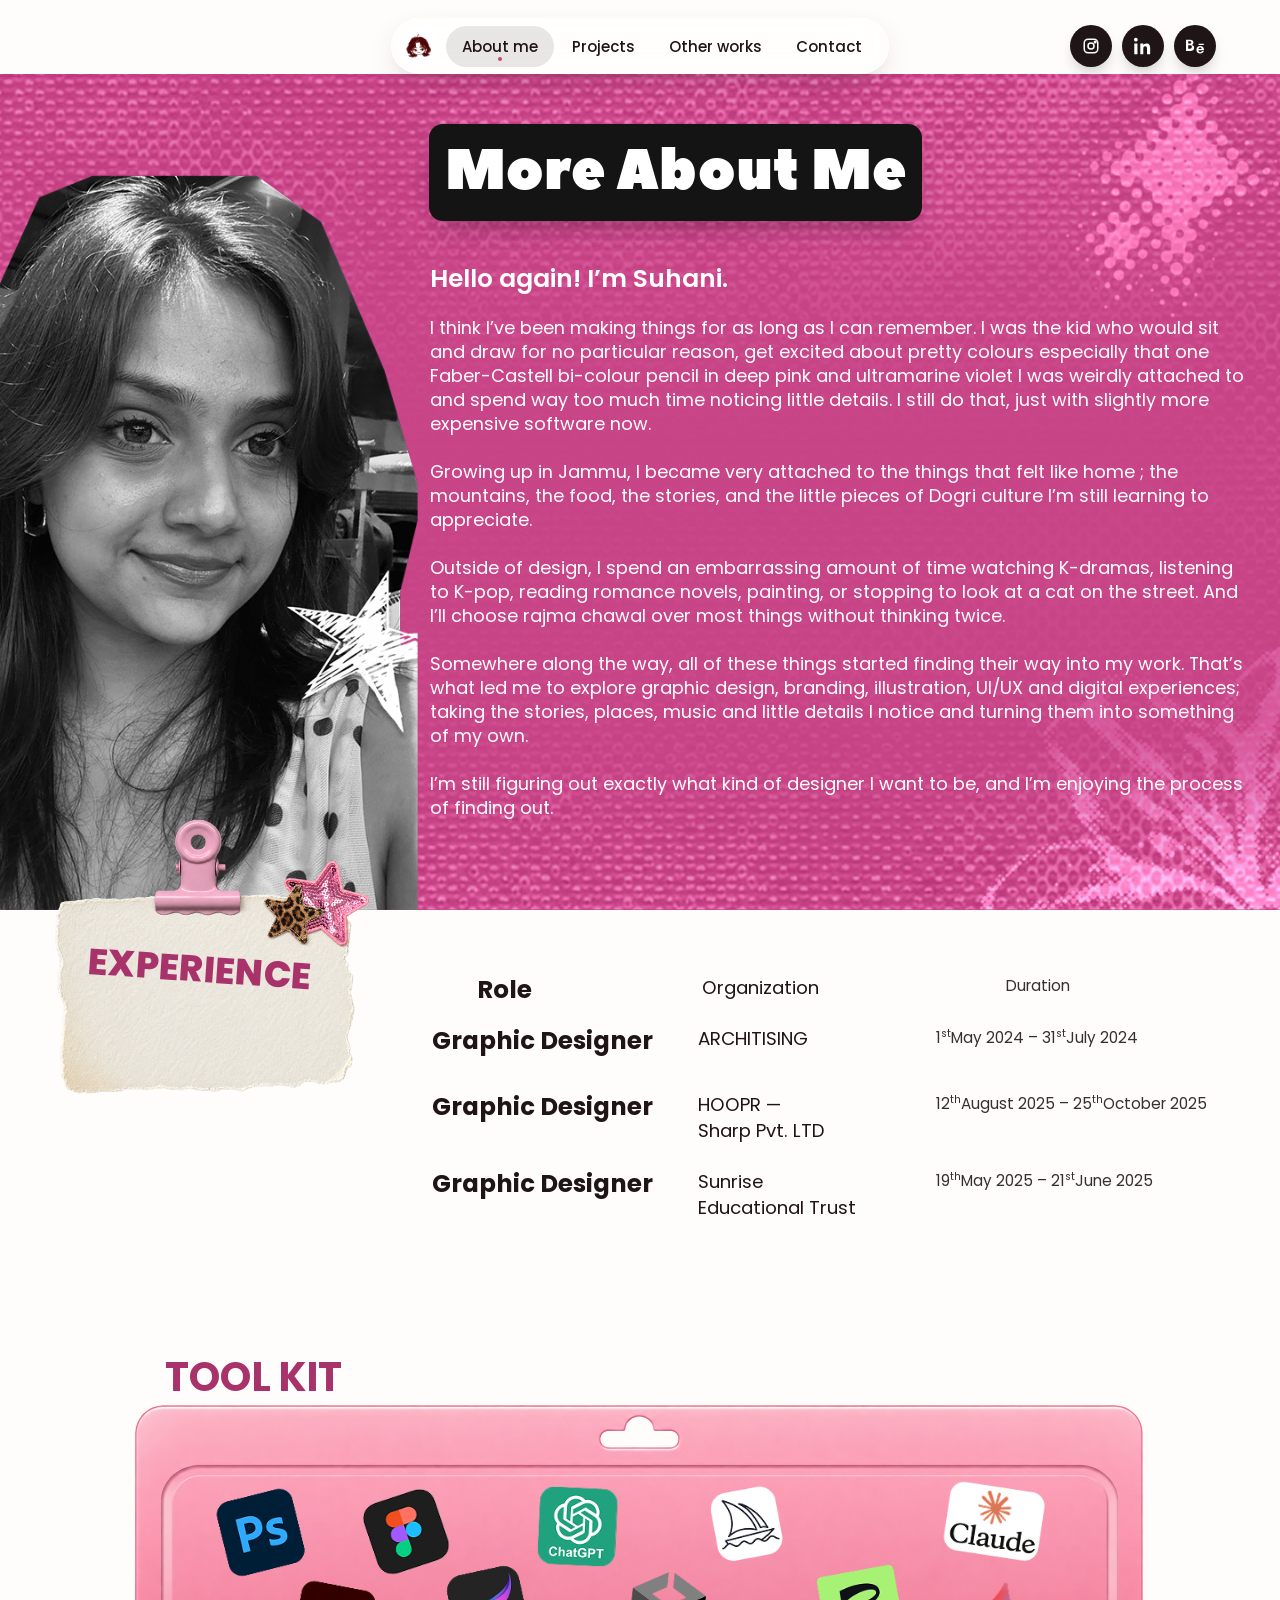
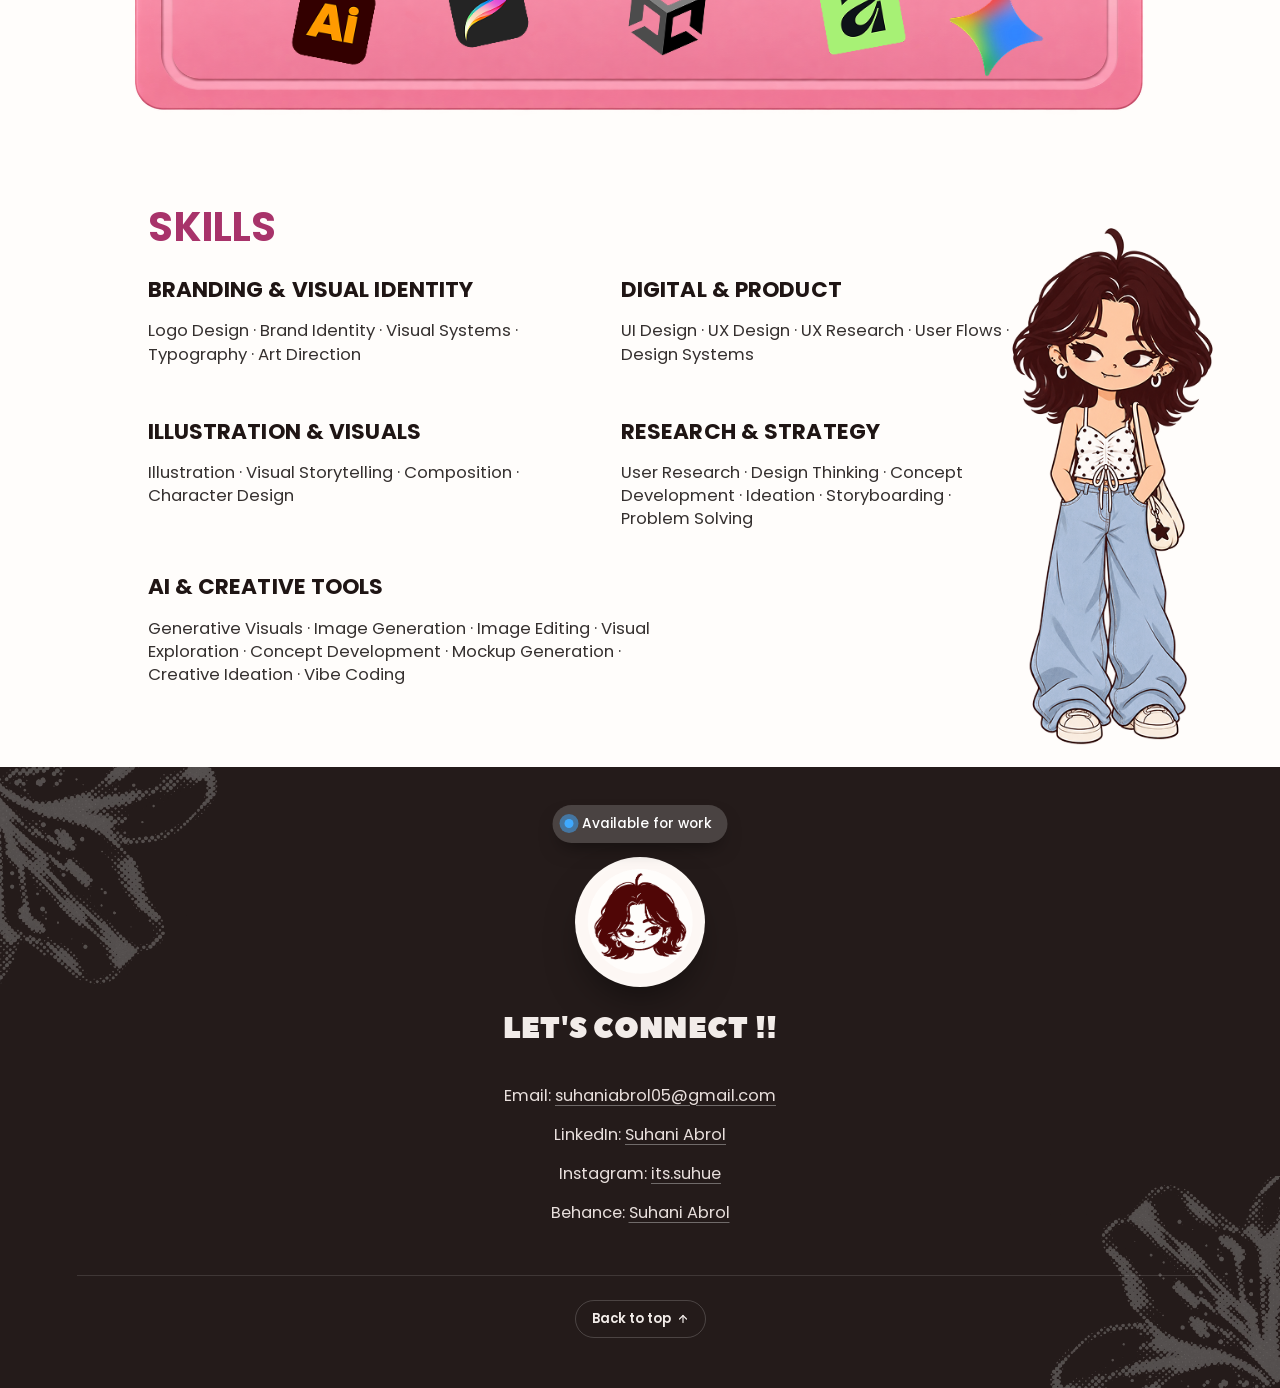
<file: about.html>
<!DOCTYPE html>
<html lang="en">
<head>
<meta charset="UTF-8">
<meta name="viewport" content="width=device-width, initial-scale=1.0">
<title>About Me — Suhani Abrol</title>
<meta name="description" content="More about Suhani Abrol — a multidisciplinary designer working across branding, illustration, UI/UX and digital experiences.">
<link rel="icon" href="assets/images/favicon.webp">
<link rel="preconnect" href="https://fonts.googleapis.com">
<link href="https://fonts.googleapis.com/css2?family=Caveat:wght@500;600;700&family=Poppins:wght@300;400;500;600;700;800&display=swap" rel="stylesheet">
<link rel="stylesheet" href="styles.css">
<link rel="stylesheet" href="about.css">
</head>
<body class="page-about">

<!-- ================= HEADER ================= -->
<header class="site-header">
  <nav class="nav-pill" aria-label="Primary">
    <div class="nav-avatar"><a href="index.html"><img src="assets/images/favicon.webp" alt="Suhani Abrol logo"></a></div>
    <ul class="nav-links">
      <li><a href="about.html" class="nav-link active" aria-current="page">About me<span class="dot"></span></a></li>
      <li><a href="index.html#work" class="nav-link">Projects<span class="dot"></span></a></li>
      <li><a href="other-works.html" class="nav-link">Other works<span class="dot"></span></a></li>
      <li><a href="index.html#contact" class="nav-link">Contact<span class="dot"></span></a></li>
    </ul>
  </nav>
  <div class="social-cluster">
    <a href="https://instagram.com/its.suhue" target="_blank" rel="noopener" aria-label="Instagram">
      <svg viewBox="0 0 24 24" fill="none" stroke="currentColor" stroke-width="2"><rect x="3" y="3" width="18" height="18" rx="5"/><circle cx="12" cy="12" r="4"/><circle cx="17.5" cy="6.5" r="1"/></svg>
    </a>
    <a href="https://www.linkedin.com/in/suhani-abrol-204681282/" target="_blank" rel="noopener" aria-label="LinkedIn">
      <svg viewBox="0 0 24 24" fill="currentColor"><path d="M4.98 3.5C4.98 4.88 3.87 6 2.5 6S0 4.88 0 3.5 1.12 1 2.5 1s2.48 1.12 2.48 2.5zM.4 8.75h4.2V23H.4V8.75zM8.4 8.75h4.02v1.95h.06c.56-1.06 1.94-2.18 4-2.18 4.28 0 5.07 2.82 5.07 6.48V23h-4.2v-6.9c0-1.65-.03-3.77-2.3-3.77-2.3 0-2.66 1.8-2.66 3.65V23H8.4V8.75z"/></svg>
    </a>
    <a href="https://behance.net/suhaniabrol" target="_blank" rel="noopener" aria-label="Behance">
      <svg viewBox="0 0 24 24" fill="currentColor"><path d="M7.8 10.5c1.4-.6 2.1-1.7 2.1-3.2 0-2.6-2-3.8-4.4-3.8H0v15h5.9c2.6 0 5.1-1.3 5.1-4.2 0-1.8-.9-3.2-3.2-3.8zM2.9 5.6h2.3c1 0 1.9.3 1.9 1.5 0 1.1-.7 1.6-1.8 1.6H2.9V5.6zm2.6 10H2.9V10.9h2.7c1.3 0 2.2.6 2.2 2 0 1.5-1.1 2.7-2.3 2.7zM23.7 9.1h-6.9v1.4h6.9V9.1zM18.9 12c-3 0-5 2.1-5 5.1 0 3.1 1.9 5 5.1 5 2.4 0 4.1-1.1 4.8-3.3h-2.5c-.2.7-1.1 1.4-2.2 1.4-1.6 0-2.5-1-2.6-2.6h7.5c.1-3.2-1.4-5.6-5.1-5.6zm-2.4 4c.1-1.2 1-2 2.3-2 1.3 0 2 .8 2.1 2h-4.4z"/></svg>
    </a>
  </div>
  <button class="nav-toggle" id="abNavToggle" aria-label="Open menu">
    <svg viewBox="0 0 24 24" fill="none" stroke="#fff" stroke-width="2" stroke-linecap="round"><line x1="4" y1="7" x2="20" y2="7"/><line x1="4" y1="12" x2="20" y2="12"/><line x1="4" y1="17" x2="20" y2="17"/></svg>
  </button>
</header>

<div class="mobile-menu" id="abMobileMenu">
  <div class="mobile-menu-panel">
    <span class="mobile-close" id="abMobileClose">&times;</span>
    <a href="about.html">About me →</a>
    <a href="index.html#work">Projects →</a>
    <a href="other-works.html">Other works →</a>
    <a href="index.html#contact">Contact →</a>
    <div class="msocial">
      <a href="https://instagram.com/its.suhue" target="_blank" rel="noopener" aria-label="Instagram"><svg viewBox="0 0 24 24" fill="none" stroke="currentColor" stroke-width="2" width="18" height="18"><rect x="3" y="3" width="18" height="18" rx="5"/><circle cx="12" cy="12" r="4"/></svg></a>
      <a href="https://www.linkedin.com/in/suhani-abrol-204681282/" target="_blank" rel="noopener" aria-label="LinkedIn"><svg viewBox="0 0 24 24" fill="currentColor" width="18" height="18"><path d="M4.98 3.5C4.98 4.88 3.87 6 2.5 6S0 4.88 0 3.5 1.12 1 2.5 1s2.48 1.12 2.48 2.5zM.4 8.75h4.2V23H.4V8.75zM8.4 8.75h4.02v1.95h.06c.56-1.06 1.94-2.18 4-2.18 4.28 0 5.07 2.82 5.07 6.48V23h-4.2v-6.9c0-1.65-.03-3.77-2.3-3.77-2.3 0-2.66 1.8-2.66 3.65V23H8.4V8.75z"/></svg></a>
      <a href="https://behance.net/suhaniabrol" target="_blank" rel="noopener" aria-label="Behance"><svg viewBox="0 0 24 24" fill="currentColor" width="18" height="18"><path d="M7.8 10.5c1.4-.6 2.1-1.7 2.1-3.2 0-2.6-2-3.8-4.4-3.8H0v15h5.9c2.6 0 5.1-1.3 5.1-4.2 0-1.8-.9-3.2-3.2-3.8zM2.9 5.6h2.3c1 0 1.9.3 1.9 1.5 0 1.1-.7 1.6-1.8 1.6H2.9V5.6zm2.6 10H2.9V10.9h2.7c1.3 0 2.2.6 2.2 2 0 1.5-1.1 2.7-2.3 2.7zM23.7 9.1h-6.9v1.4h6.9V9.1zM18.9 12c-3 0-5 2.1-5 5.1 0 3.1 1.9 5 5.1 5 2.4 0 4.1-1.1 4.8-3.3h-2.5c-.2.7-1.1 1.4-2.2 1.4-1.6 0-2.5-1-2.6-2.6h7.5c.1-3.2-1.4-5.6-5.1-5.6zm-2.4 4c.1-1.2 1-2 2.3-2 1.3 0 2 .8 2.1 2h-4.4z"/></svg></a>
    </div>
  </div>
</div>

<main class="ab-main">

  <!-- ============ 1. PINK HERO BAND ============ -->
  <section class="ab-hero">
    <div class="ab-hero-stage">
      <!-- the band carries the portrait, halftone texture and flower art as one
           supplied piece; only the type sits on top of it -->
      <img class="ab-band" src="assets/images/about/hero-band.png" alt="Portrait of Suhani Abrol">
      <img class="ab-photo" src="assets/images/about/photo-cutout.png" alt="Portrait of Suhani Abrol">

      <h1 class="ab-title"><span>More About Me</span></h1>

      <div class="ab-intro">
        <h2>Hello again! I&rsquo;m Suhani.</h2>
        <p>I think I&rsquo;ve been making things for as long as I can remember. I was the kid who would sit and draw for no particular reason, get excited about pretty colours especially that one Faber-Castell bi-colour pencil in deep pink and ultramarine violet I was weirdly attached to and spend way too much time noticing little details. I still do that, just with slightly more expensive software now.</p>
        <p>Growing up in Jammu, I became very attached to the things that felt like home ; the mountains, the food, the stories, and the little pieces of Dogri culture I&rsquo;m still learning to appreciate.</p>
        <p>Outside of design, I spend an embarrassing amount of time watching K-dramas, listening to K-pop, reading romance novels, painting, or stopping to look at a cat on the street. And I&rsquo;ll choose rajma chawal over most things without thinking twice.</p>
        <p>Somewhere along the way, all of these things started finding their way into my work. That&rsquo;s what led me to explore graphic design, branding, illustration, UI/UX and digital experiences; taking the stories, places, music and little details I notice and turning them into something of my own.</p>
        <p>I&rsquo;m still figuring out exactly what kind of designer I want to be, and I&rsquo;m enjoying the process of finding out.</p>
      </div>
    </div>
  </section>

  <!-- ============ 2. EXPERIENCE ============ -->
  <section class="ab-exp" aria-labelledby="abExpLabel">
    <div class="ab-wrap ab-exp-wrap">
      <div class="ab-note reveal">
        <img src="assets/images/about/experience-note.png" alt="">
        <span class="ab-note-label" id="abExpLabel">EXPERIENCE</span>
      </div>

      <div class="ab-table reveal">
        <div class="ab-row ab-row-head">
          <span class="ab-c1">Role</span>
          <span class="ab-c2">Organization</span>
          <span class="ab-c3">Duration</span>
        </div>
        <div class="ab-row">
          <span class="ab-c1">Graphic Designer</span>
          <span class="ab-c2">ARCHITISING</span>
          <span class="ab-c3">1<sup>st</sup>May 2024 &ndash; 31<sup>st</sup>July 2024</span>
        </div>
        <div class="ab-row">
          <span class="ab-c1">Graphic Designer</span>
          <span class="ab-c2">HOOPR &mdash;<br>Sharp Pvt. LTD</span>
          <span class="ab-c3">12<sup>th</sup>August 2025 &ndash; 25<sup>th</sup>October 2025</span>
        </div>
        <div class="ab-row">
          <span class="ab-c1">Graphic Designer</span>
          <span class="ab-c2">Sunrise<br>Educational Trust</span>
          <span class="ab-c3">19<sup>th</sup>May 2025 &ndash; 21<sup>st</sup>June 2025</span>
        </div>
      </div>
    </div>
  </section>

  <!-- ============ 3. TOOL KIT ============ -->
  <section class="ab-tools">
    <div class="ab-wrap ab-tools-wrap">
      <h2 class="ab-h2 reveal">TOOL KIT</h2>
      <div class="ab-tray reveal">
        <img class="ab-tray-img" src="assets/images/about/toolkit-tray.png" alt="">
        <ul class="ab-tool-list">
          <li><img class="ab-tool t-ps"        src="assets/images/about/tools/photoshop.png"   alt="Adobe Photoshop"></li>
          <li><img class="ab-tool t-figma"     src="assets/images/about/tools/figma.png"       alt="Figma"></li>
          <li><img class="ab-tool t-chatgpt"   src="assets/images/about/tools/chatgpt.png"     alt="ChatGPT"></li>
          <li><img class="ab-tool t-sora"      src="assets/images/about/tools/sora.png"        alt="Sora"></li>
          <li><img class="ab-tool t-claude"    src="assets/images/about/tools/claude.png"      alt="Claude"></li>
          <li><img class="ab-tool t-ai"        src="assets/images/about/tools/illustrator.png" alt="Adobe Illustrator"></li>
          <li><img class="ab-tool t-procreate" src="assets/images/about/tools/procreate.png"   alt="Procreate"></li>
          <li><img class="ab-tool t-unity"     src="assets/images/about/tools/unity.png"       alt="Unity"></li>
          <li><img class="ab-tool t-affinity"  src="assets/images/about/tools/affinity.png"    alt="Affinity"></li>
          <li><img class="ab-tool t-gemini"    src="assets/images/about/tools/gemini.png"      alt="Gemini"></li>
        </ul>
      </div>
    </div>
  </section>

  <!-- ============ 4. SKILLS ============ -->
  <section class="ab-skills">
    <div class="ab-wrap ab-skills-wrap">
      <h2 class="ab-h2 reveal">SKILLS</h2>

      <div class="ab-skill-grid">
        <div class="ab-skill reveal">
          <h3>BRANDING &amp; VISUAL IDENTITY</h3>
          <p>Logo Design &middot; Brand Identity &middot; Visual Systems &middot; Typography &middot; Art Direction</p>
        </div>
        <div class="ab-skill reveal">
          <h3>DIGITAL &amp; PRODUCT</h3>
          <p>UI Design &middot; UX Design &middot; UX Research &middot; User Flows &middot; Design Systems</p>
        </div>
        <div class="ab-skill reveal">
          <h3>ILLUSTRATION &amp; VISUALS</h3>
          <p>Illustration &middot; Visual Storytelling &middot; Composition &middot; Character Design</p>
        </div>
        <div class="ab-skill reveal">
          <h3>RESEARCH &amp; STRATEGY</h3>
          <p>User Research &middot; Design Thinking &middot; Concept Development &middot; Ideation &middot; Storyboarding &middot; Problem Solving</p>
        </div>
        <div class="ab-skill reveal">
          <h3>AI &amp; CREATIVE TOOLS</h3>
          <p>Generative Visuals &middot; Image Generation &middot; Image Editing &middot; Visual Exploration &middot; Concept Development &middot; Mockup Generation &middot; Creative Ideation &middot; Vibe Coding</p>
        </div>
      </div>

      <img class="ab-chibi" src="assets/images/about/chibi.png" alt="">
    </div>
  </section>

</main>

<!-- ================= FOOTER / CONTACT ================= -->
<!-- Same markup as the homepage footer, kept byte-for-byte apart from the
     back-to-top target: this page has no #about section, so it uses the
     #top document fragment the Fluence page already uses. -->
<footer class="site-footer" id="contact">
  <div class="leaf tl">
    <img src="assets/images/leaf-tl.webp" alt="">
  </div>
  <div class="leaf br">
    <img src="assets/images/leaf-br.webp" alt="">
  </div>

  <div class="avail-wrap reveal">
    <div class="avail-badge"><span class="pulse-dot"></span>Available for work</div>
    <div class="footer-avatar"><img src="assets/images/footer-avatar.png" alt="Suhani Abrol"></div>
  </div>

  <h2 class="reveal">LET'S CONNECT !!</h2>

  <ul class="contact-list reveal">
    <li>Email: <button class="copy-email" data-copy="suhaniabrol05@gmail.com">suhaniabrol05@gmail.com</button></li>
    <li>LinkedIn: <a href="https://www.linkedin.com/in/suhani-abrol-204681282/" target="_blank" rel="noopener">Suhani Abrol</a></li>
    <li>Instagram: <a href="https://instagram.com/its.suhue" target="_blank" rel="noopener">its.suhue</a></li>
    <li>Behance: <a href="https://behance.net/suhaniabrol" target="_blank" rel="noopener">Suhani Abrol</a></li>
  </ul>

  <div class="footer-bottom">
    <a href="#top" class="to-top">
      Back to top
      <svg viewBox="0 0 24 24" fill="none" stroke="currentColor" stroke-width="2.4" stroke-linecap="round"><line x1="5" y1="12" x2="19" y2="12"/><polyline points="12 5 19 12 12 19"/></svg>
    </a>
  </div>
</footer>

<div class="toast" id="toast">Copied to clipboard ✦</div>

<script src="about.js"></script>
</body>
</html>
</file>
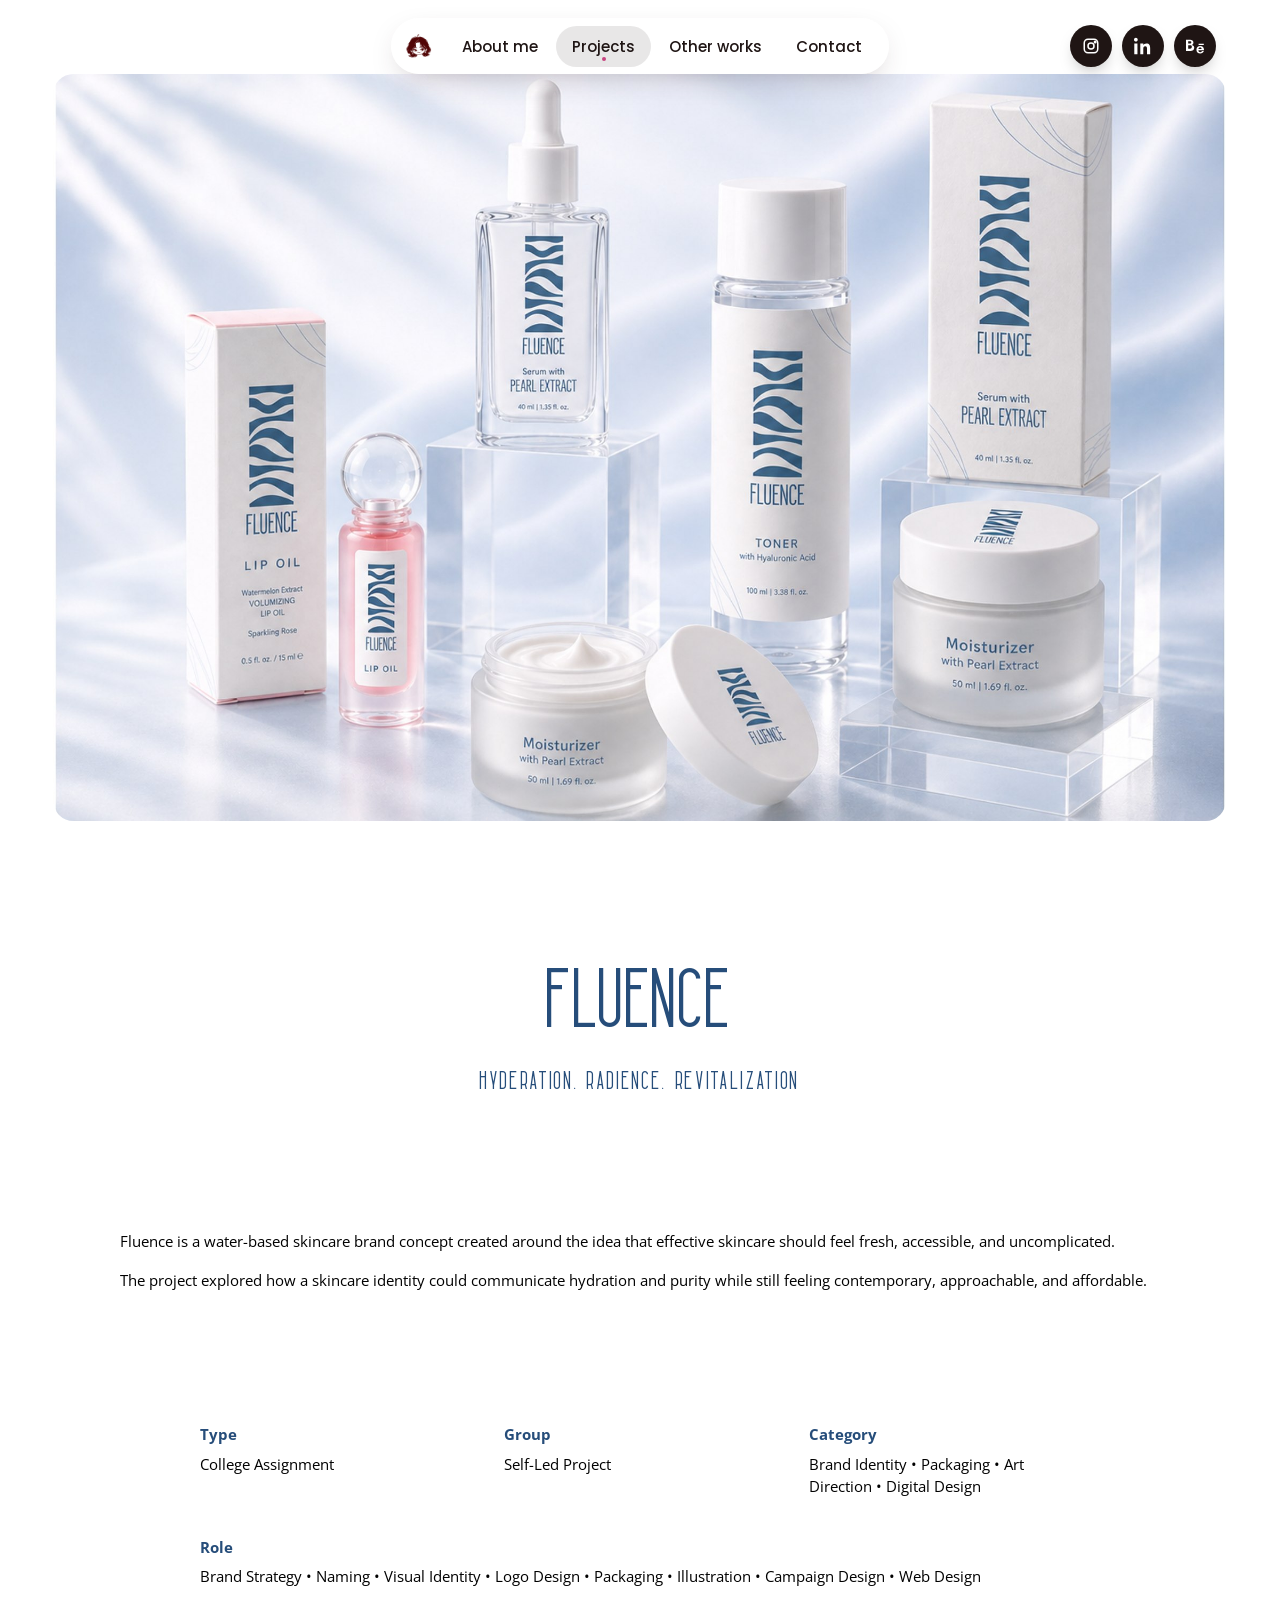
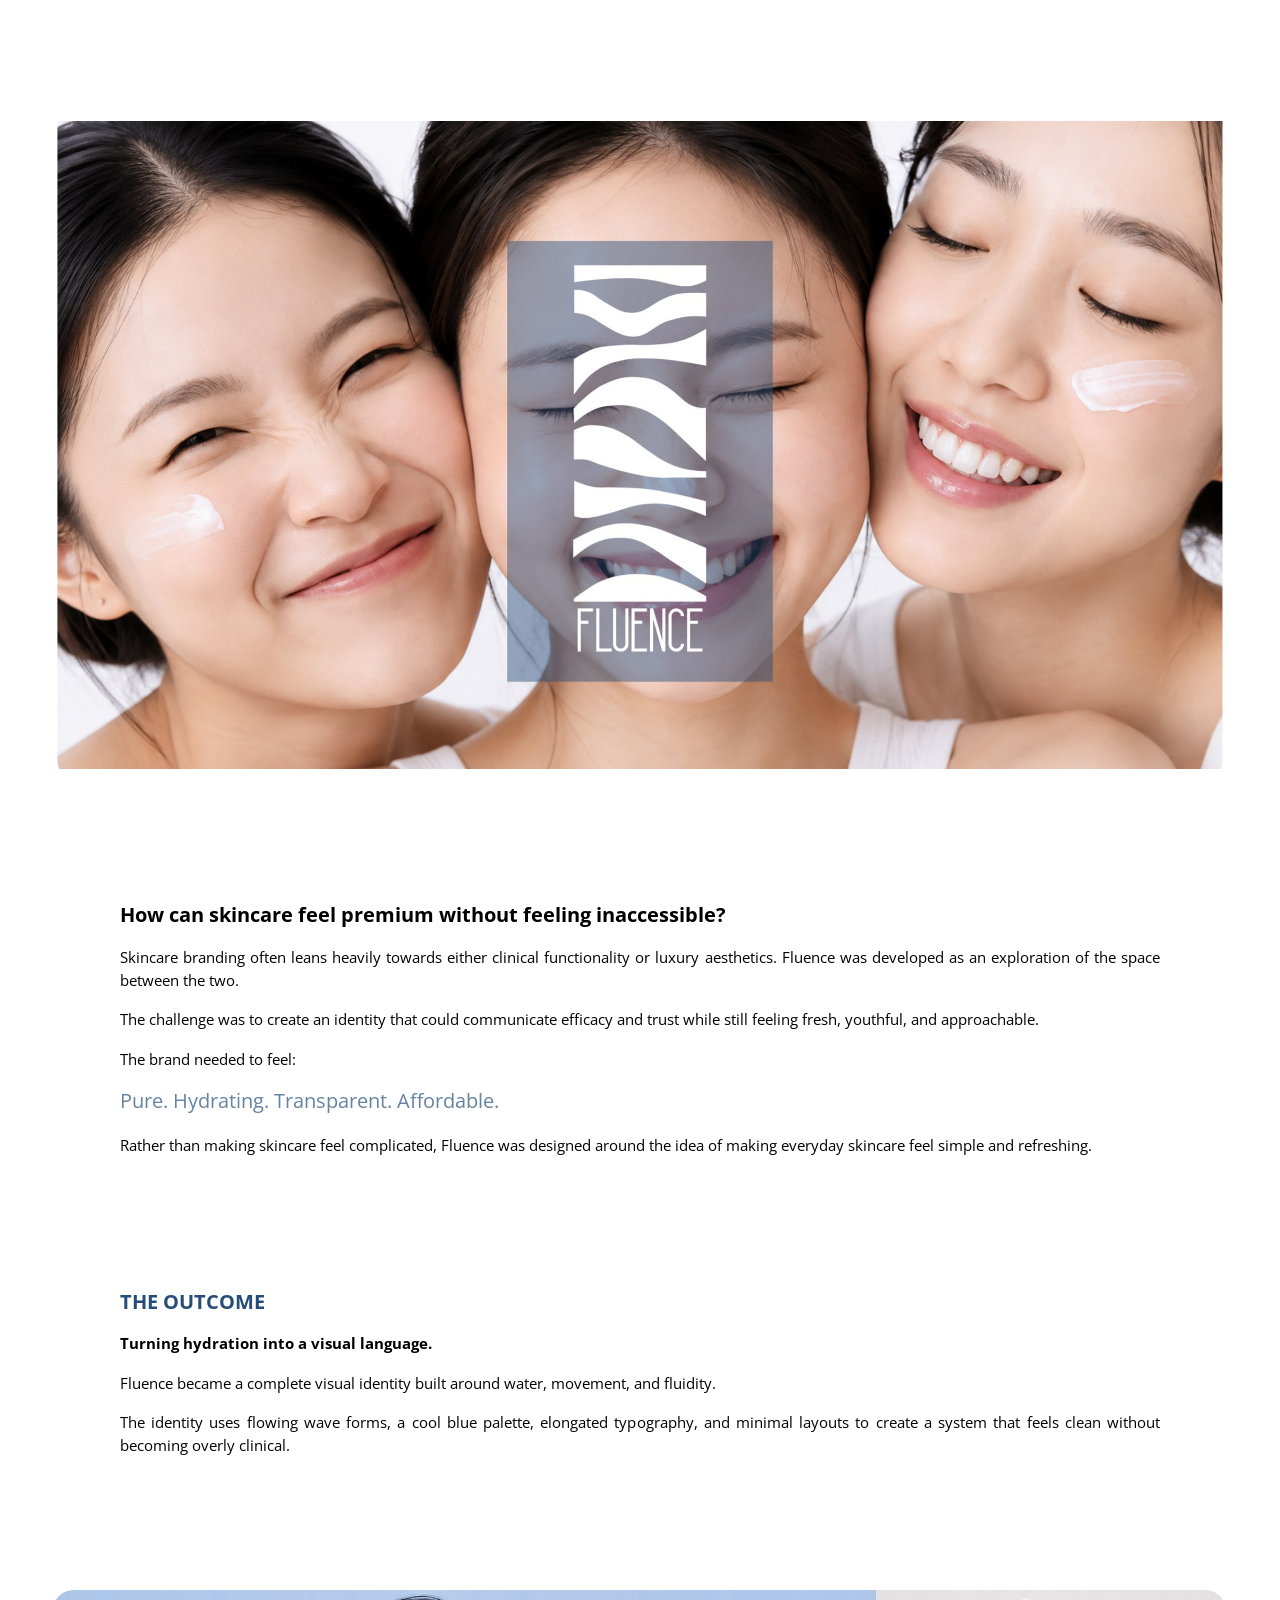
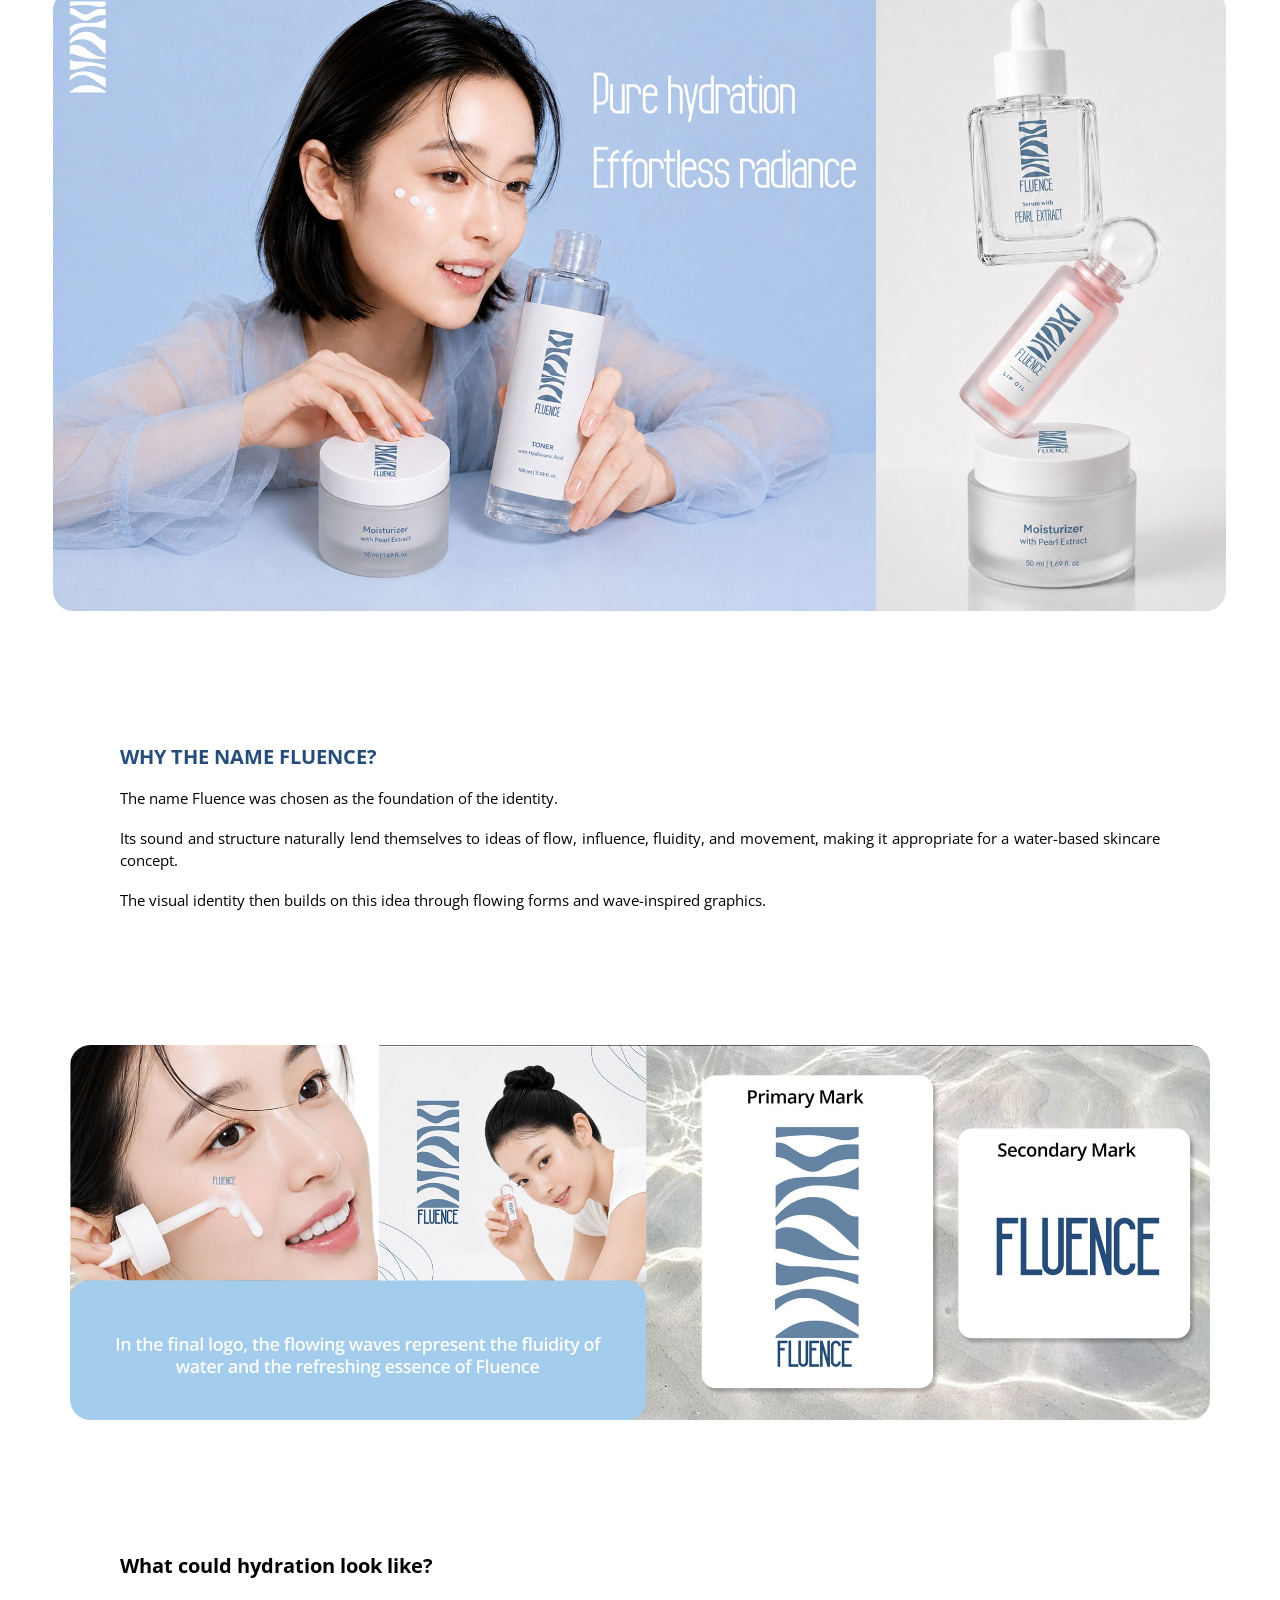
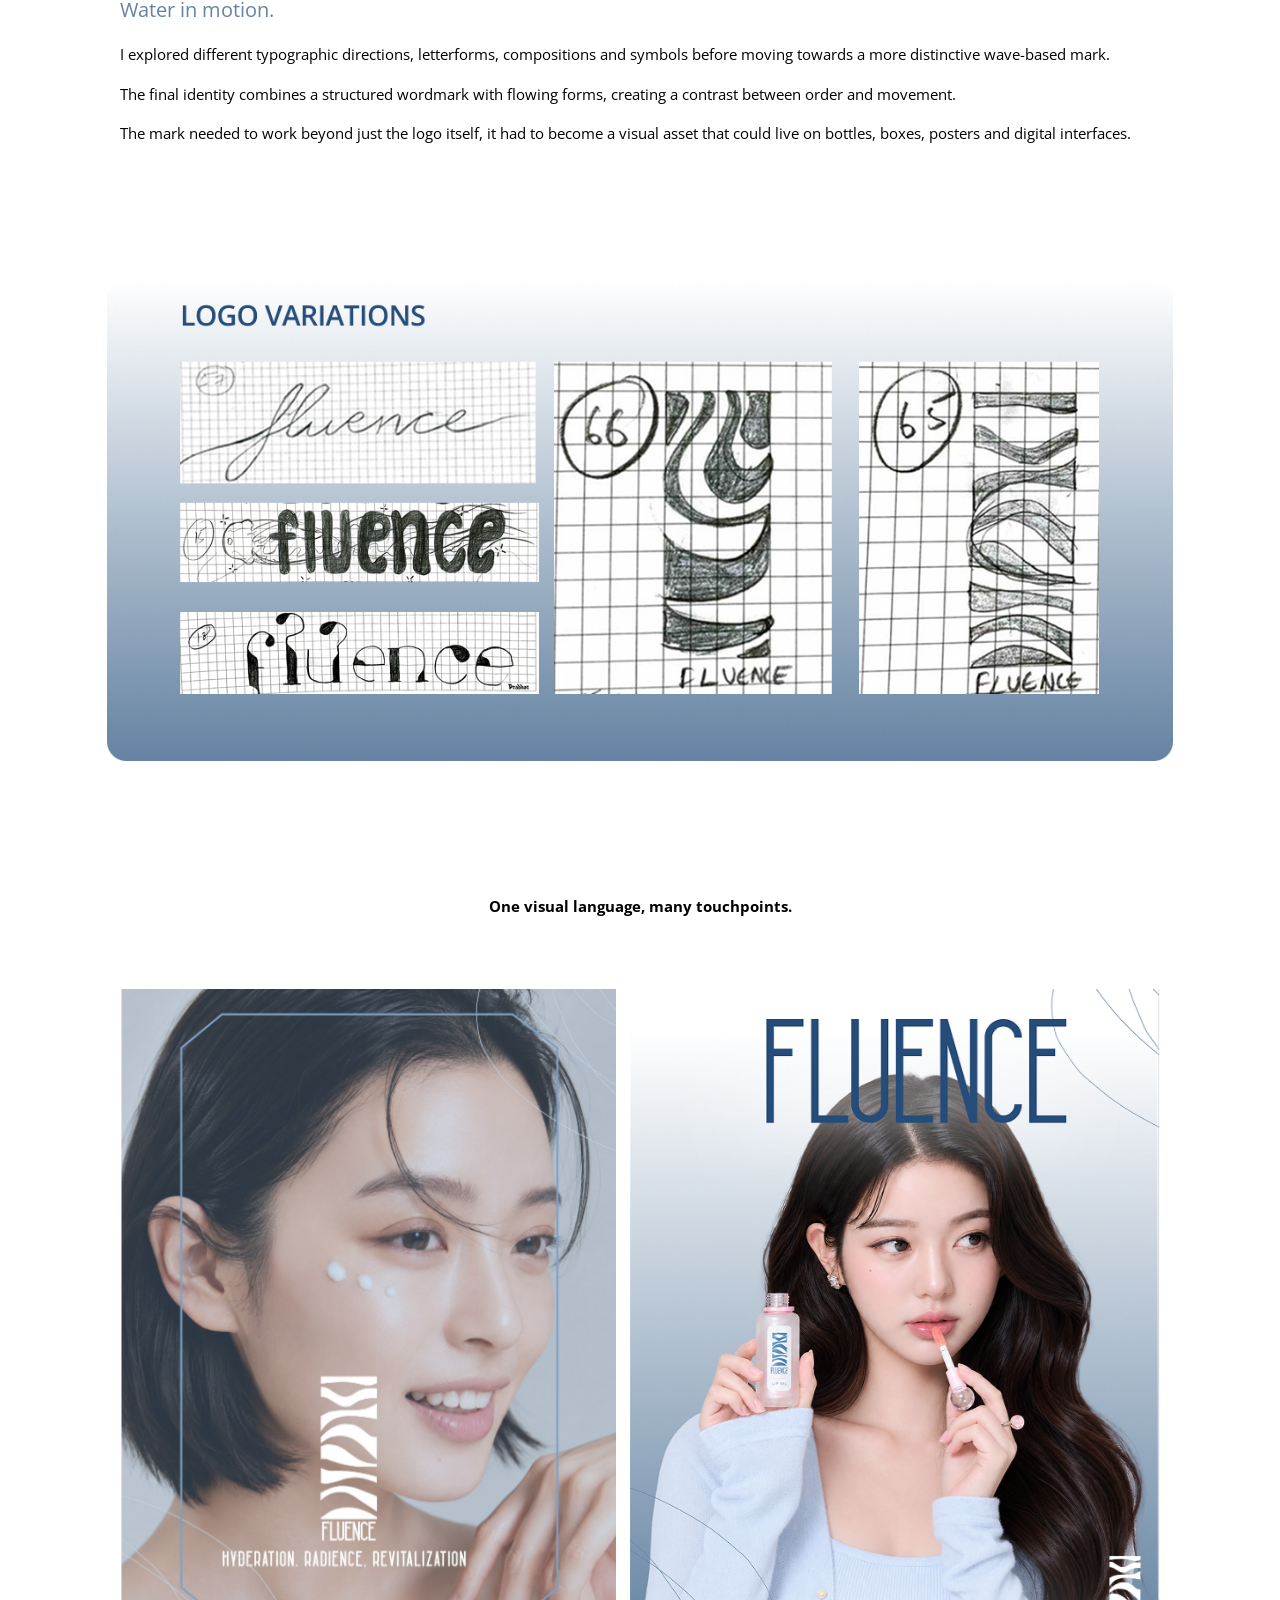
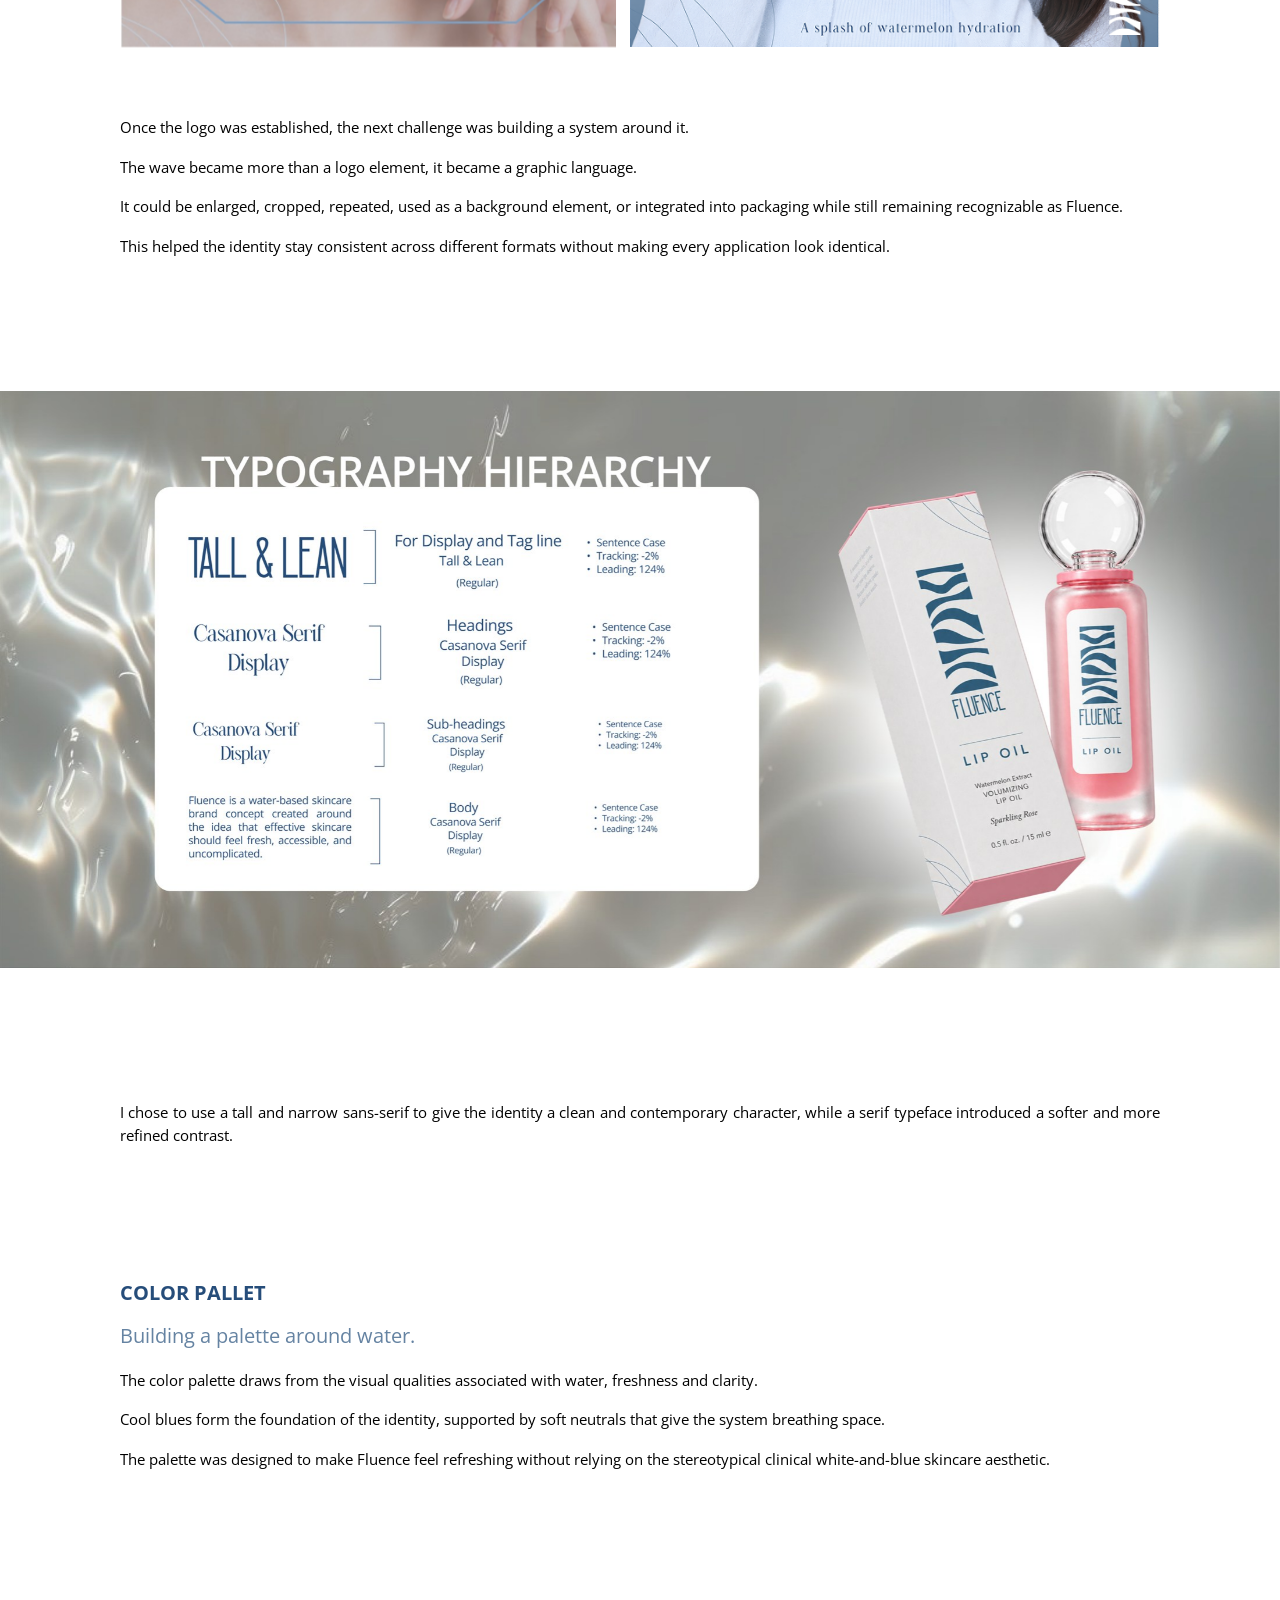
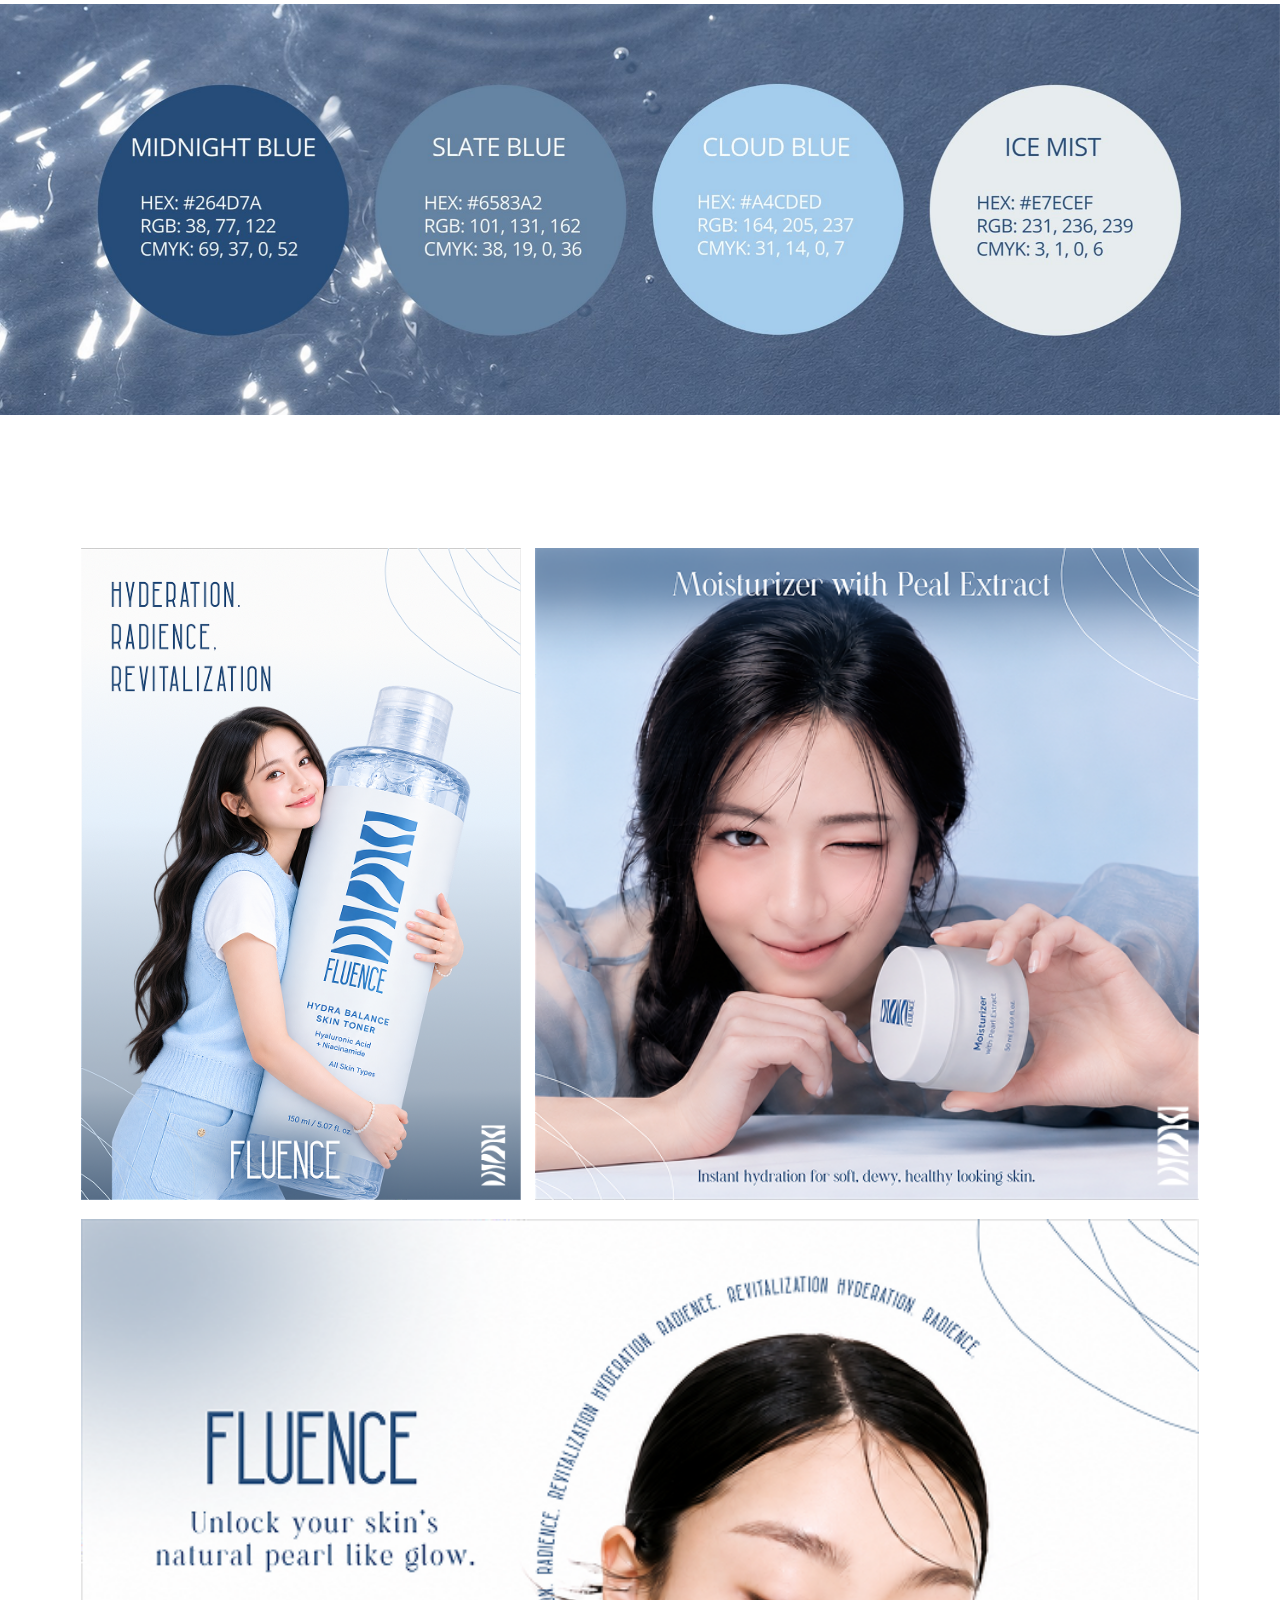
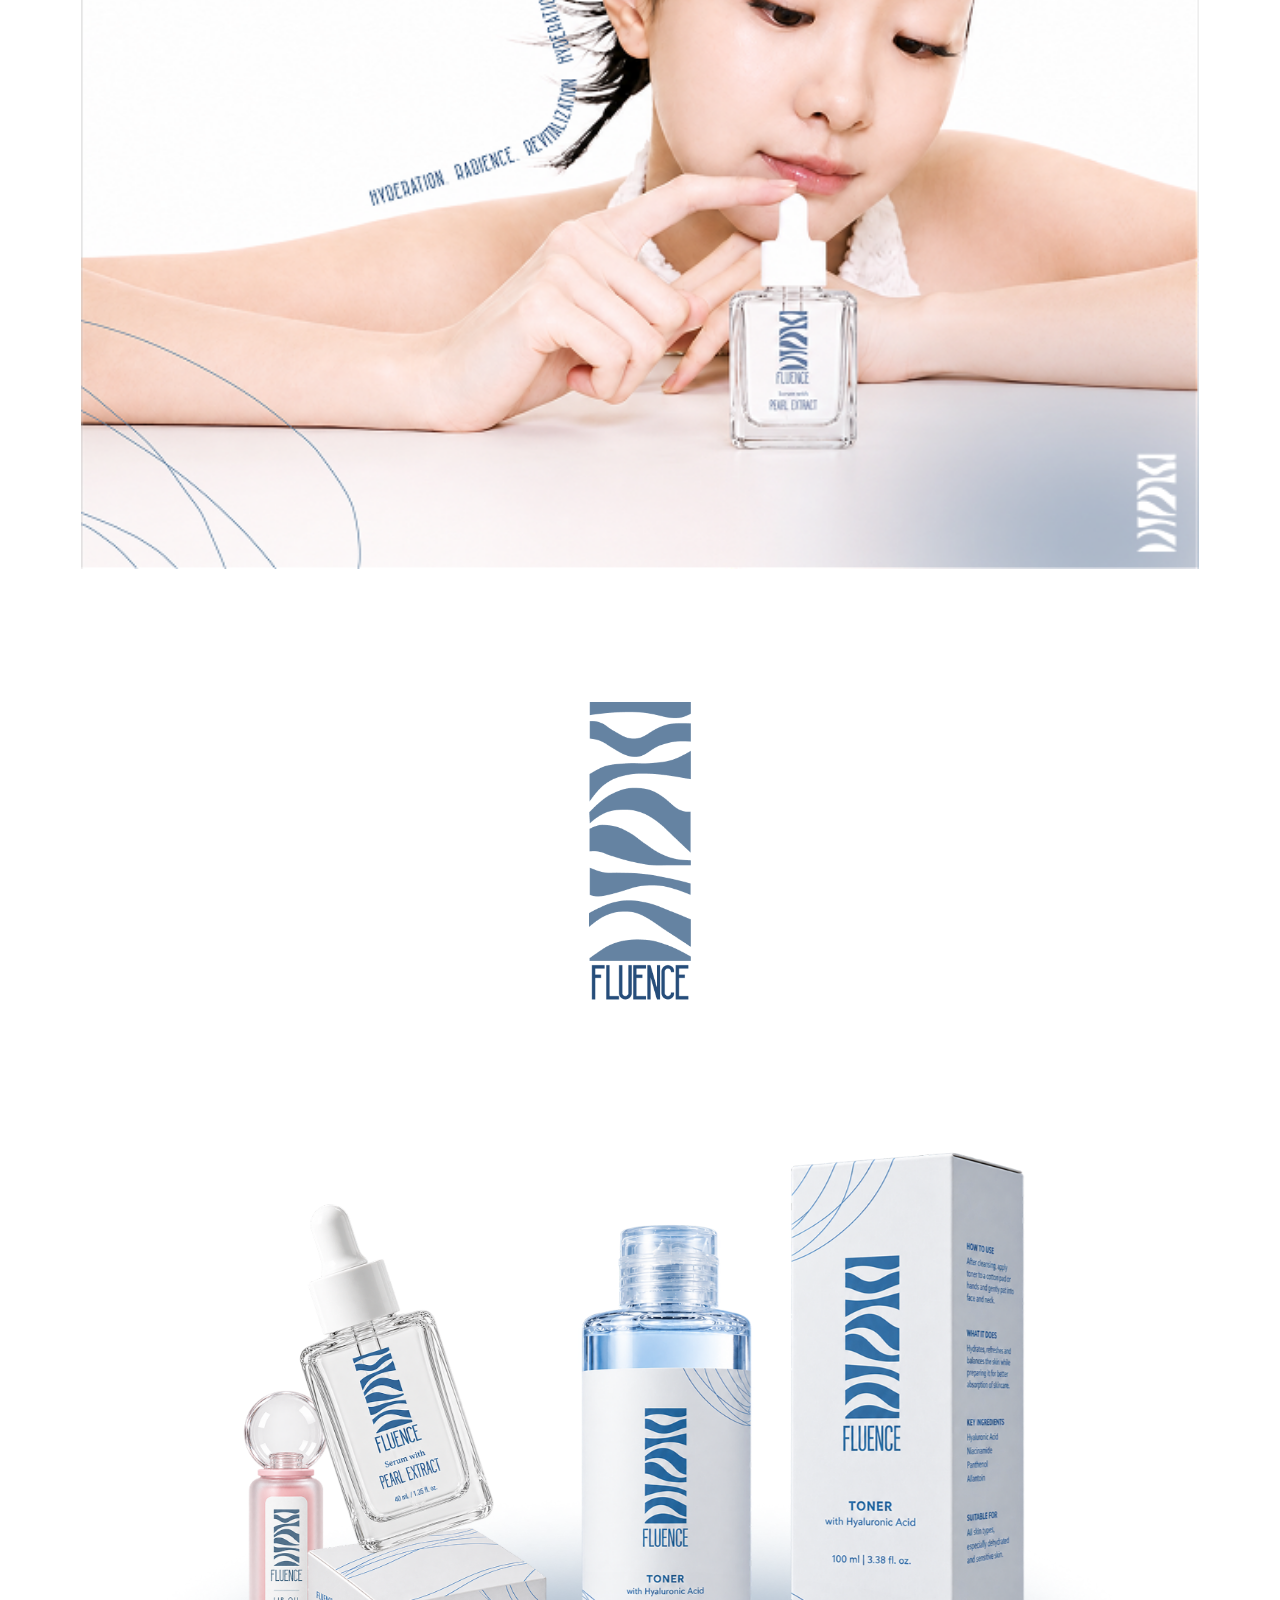
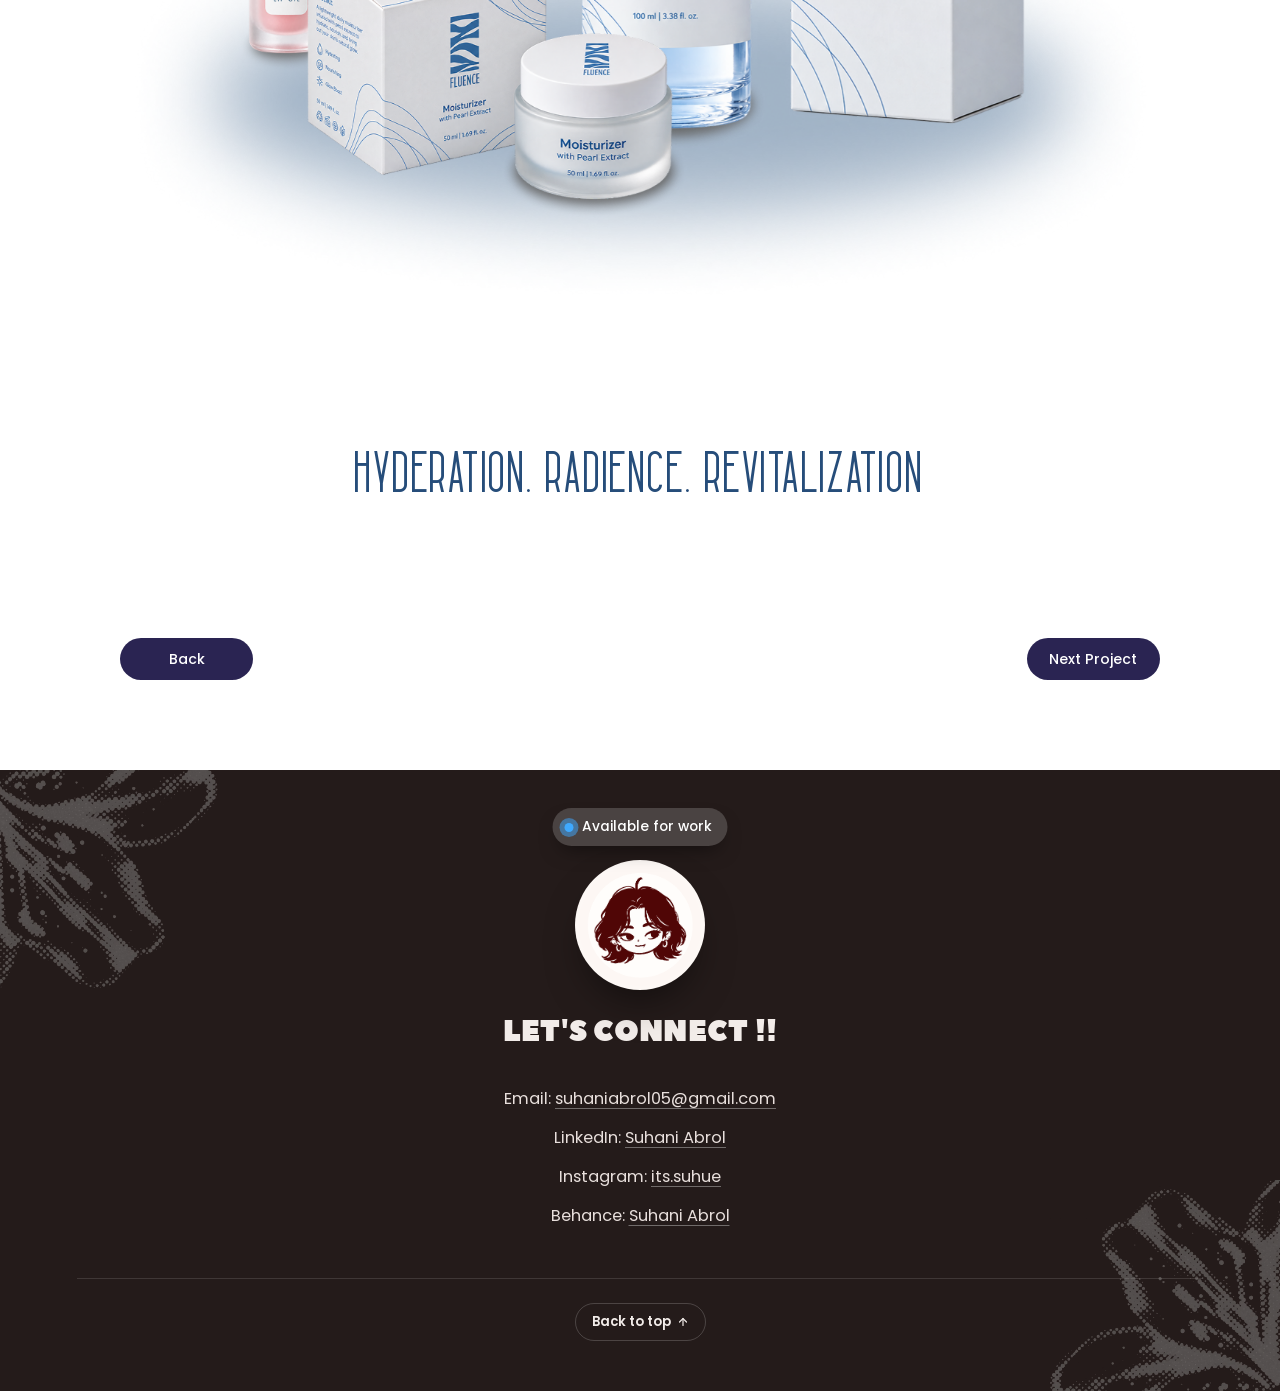
<file: fluence.html>
<!DOCTYPE html>
<html lang="en">
<head>
<meta charset="UTF-8">
<meta name="viewport" content="width=device-width, initial-scale=1.0">
<title>Fluence — Brand Identity Case Study | Suhani Abrol</title>
<meta name="description" content="Fluence — a water-based skincare brand concept. Brand identity, packaging, art direction and digital design by Suhani Abrol.">
<link rel="icon" href="assets/images/favicon.webp">
<link rel="preconnect" href="https://fonts.googleapis.com">
<link href="https://fonts.googleapis.com/css2?family=Caveat:wght@500;600;700&family=Poppins:wght@300;400;500;600;700;800&display=swap" rel="stylesheet">
<link rel="stylesheet" href="styles.css">
<link rel="stylesheet" href="fluence.css">
</head>
<body class="page-fluence">

<!-- ================= HEADER ================= -->
<header class="site-header">
  <nav class="nav-pill" aria-label="Primary">
    <div class="nav-avatar"><a href="index.html"><img src="assets/images/favicon.webp" alt="Suhani Abrol logo"></a></div>
    <ul class="nav-links">
      <li><a href="about.html" class="nav-link">About me<span class="dot"></span></a></li>
      <li><a href="index.html#work" class="nav-link active" aria-current="page">Projects<span class="dot"></span></a></li>
      <li><a href="other-works.html" class="nav-link">Other works<span class="dot"></span></a></li>
      <li><a href="index.html#contact" class="nav-link">Contact<span class="dot"></span></a></li>
    </ul>
  </nav>
  <div class="social-cluster">
    <a href="https://instagram.com/its.suhue" target="_blank" rel="noopener" aria-label="Instagram">
      <svg viewBox="0 0 24 24" fill="none" stroke="currentColor" stroke-width="2"><rect x="3" y="3" width="18" height="18" rx="5"/><circle cx="12" cy="12" r="4"/><circle cx="17.5" cy="6.5" r="1"/></svg>
    </a>
    <a href="https://www.linkedin.com/in/suhani-abrol-204681282/" target="_blank" rel="noopener" aria-label="LinkedIn">
      <svg viewBox="0 0 24 24" fill="currentColor"><path d="M4.98 3.5C4.98 4.88 3.87 6 2.5 6S0 4.88 0 3.5 1.12 1 2.5 1s2.48 1.12 2.48 2.5zM.4 8.75h4.2V23H.4V8.75zM8.4 8.75h4.02v1.95h.06c.56-1.06 1.94-2.18 4-2.18 4.28 0 5.07 2.82 5.07 6.48V23h-4.2v-6.9c0-1.65-.03-3.77-2.3-3.77-2.3 0-2.66 1.8-2.66 3.65V23H8.4V8.75z"/></svg>
    </a>
    <a href="https://behance.net/suhaniabrol" target="_blank" rel="noopener" aria-label="Behance">
      <svg viewBox="0 0 24 24" fill="currentColor"><path d="M7.8 10.5c1.4-.6 2.1-1.7 2.1-3.2 0-2.6-2-3.8-4.4-3.8H0v15h5.9c2.6 0 5.1-1.3 5.1-4.2 0-1.8-.9-3.2-3.2-3.8zM2.9 5.6h2.3c1 0 1.9.3 1.9 1.5 0 1.1-.7 1.6-1.8 1.6H2.9V5.6zm2.6 10H2.9V10.9h2.7c1.3 0 2.2.6 2.2 2 0 1.5-1.1 2.7-2.3 2.7zM23.7 9.1h-6.9v1.4h6.9V9.1zM18.9 12c-3 0-5 2.1-5 5.1 0 3.1 1.9 5 5.1 5 2.4 0 4.1-1.1 4.8-3.3h-2.5c-.2.7-1.1 1.4-2.2 1.4-1.6 0-2.5-1-2.6-2.6h7.5c.1-3.2-1.4-5.6-5.1-5.6zm-2.4 4c.1-1.2 1-2 2.3-2 1.3 0 2 .8 2.1 2h-4.4z"/></svg>
    </a>
  </div>
  <button class="nav-toggle" id="flNavToggle" aria-label="Open menu">
    <svg viewBox="0 0 24 24" fill="none" stroke="#fff" stroke-width="2" stroke-linecap="round"><line x1="4" y1="7" x2="20" y2="7"/><line x1="4" y1="12" x2="20" y2="12"/><line x1="4" y1="17" x2="20" y2="17"/></svg>
  </button>
</header>

<div class="mobile-menu" id="flMobileMenu">
  <div class="mobile-menu-panel">
    <span class="mobile-close" id="flMobileClose">&times;</span>
    <a href="about.html">About me →</a>
    <a href="index.html#work">Projects →</a>
    <a href="other-works.html">Other works →</a>
    <a href="index.html#contact">Contact →</a>
    <div class="msocial">
      <a href="https://instagram.com/its.suhue" target="_blank" rel="noopener" aria-label="Instagram"><svg viewBox="0 0 24 24" fill="none" stroke="currentColor" stroke-width="2" width="18" height="18"><rect x="3" y="3" width="18" height="18" rx="5"/><circle cx="12" cy="12" r="4"/></svg></a>
      <a href="https://www.linkedin.com/in/suhani-abrol-204681282/" target="_blank" rel="noopener" aria-label="LinkedIn"><svg viewBox="0 0 24 24" fill="currentColor" width="18" height="18"><path d="M4.98 3.5C4.98 4.88 3.87 6 2.5 6S0 4.88 0 3.5 1.12 1 2.5 1s2.48 1.12 2.48 2.5zM.4 8.75h4.2V23H.4V8.75zM8.4 8.75h4.02v1.95h.06c.56-1.06 1.94-2.18 4-2.18 4.28 0 5.07 2.82 5.07 6.48V23h-4.2v-6.9c0-1.65-.03-3.77-2.3-3.77-2.3 0-2.66 1.8-2.66 3.65V23H8.4V8.75z"/></svg></a>
      <a href="https://behance.net/suhaniabrol" target="_blank" rel="noopener" aria-label="Behance"><svg viewBox="0 0 24 24" fill="currentColor" width="18" height="18"><path d="M7.8 10.5c1.4-.6 2.1-1.7 2.1-3.2 0-2.6-2-3.8-4.4-3.8H0v15h5.9c2.6 0 5.1-1.3 5.1-4.2 0-1.8-.9-3.2-3.2-3.8zM2.9 5.6h2.3c1 0 1.9.3 1.9 1.5 0 1.1-.7 1.6-1.8 1.6H2.9V5.6zm2.6 10H2.9V10.9h2.7c1.3 0 2.2.6 2.2 2 0 1.5-1.1 2.7-2.3 2.7zM23.7 9.1h-6.9v1.4h6.9V9.1zM18.9 12c-3 0-5 2.1-5 5.1 0 3.1 1.9 5 5.1 5 2.4 0 4.1-1.1 4.8-3.3h-2.5c-.2.7-1.1 1.4-2.2 1.4-1.6 0-2.5-1-2.6-2.6h7.5c.1-3.2-1.4-5.6-5.1-5.6zm-2.4 4c.1-1.2 1-2 2.3-2 1.3 0 2 .8 2.1 2h-4.4z"/></svg></a>
    </div>
  </div>
</div>

<main class="fl-main">

  <!-- ============ 1. HERO PRODUCT IMAGE ============ -->
  <figure class="fl-media fl-hero fl-reveal">
    <img src="assets/images/fluence/hero-products.jpg" alt="Fluence product range — lip oil, serum, toner and moisturiser on acrylic risers" width="2200" height="1400">
  </figure>

  <!-- ============ 2. TITLE + TAGLINE ============ -->
  <section class="fl-title fl-reveal">
    <h1 class="fl-display">FLUENCE</h1>
    <p class="fl-tagline">HYDERATION. RADIENCE. REVITALIZATION</p>
  </section>

  <!-- ============ 3. INTRO ============ -->
  <section class="fl-col fl-intro fl-reveal">
    <p>Fluence is a water-based skincare brand concept created around the idea that effective skincare should feel fresh, accessible, and uncomplicated.</p>
    <p>The project explored how a skincare identity could communicate hydration and purity while still feeling contemporary, approachable, and affordable.</p>
  </section>

  <!-- ============ 4. PROJECT METADATA ============ -->
  <section class="fl-col fl-meta fl-reveal">
    <div class="fl-meta-grid">
      <div class="fl-meta-item">
        <h2>Type</h2>
        <p>College Assignment</p>
      </div>
      <div class="fl-meta-item">
        <h2>Group</h2>
        <p>Self-Led Project</p>
      </div>
      <div class="fl-meta-item">
        <h2>Category</h2>
        <p>Brand Identity • Packaging • Art Direction • Digital Design</p>
      </div>
    </div>
    <div class="fl-meta-item fl-meta-role">
      <h2>Role</h2>
      <p>Brand Strategy • Naming • Visual Identity • Logo Design • Packaging • Illustration • Campaign Design • Web Design</p>
    </div>
  </section>

  <!-- ============ 5. THREE-MODELS BAND ============ -->
  <figure class="fl-media fl-reveal">
    <img src="assets/images/fluence/band-models.jpg" alt="Three models with Fluence moisturiser, overlaid with the Fluence logo" width="2200" height="1215">
  </figure>

  <!-- ============ 6. PROBLEM ============ -->
  <section class="fl-col fl-problem fl-reveal">
    <h2 class="fl-q">How can skincare feel premium without feeling inaccessible?</h2>
    <p>Skincare branding often leans heavily towards either clinical functionality or luxury aesthetics. Fluence was developed as an exploration of the space between the two.</p>
    <p>The challenge was to create an identity that could communicate efficacy and trust while still feeling fresh, youthful, and approachable.</p>
    <p class="fl-lead-in">The brand needed to feel:</p>
    <p class="fl-accent">Pure. Hydrating. Transparent. Affordable.</p>
    <p>Rather than making skincare feel complicated, Fluence was designed around the idea of making everyday skincare feel simple and refreshing.</p>
  </section>

  <!-- ============ 7. THE OUTCOME ============ -->
  <section class="fl-col fl-outcome fl-reveal">
    <h2 class="fl-label">THE OUTCOME</h2>
    <p class="fl-sub">Turning hydration into a visual language.</p>
    <p>Fluence became a complete visual identity built around water, movement, and fluidity.</p>
    <p>The identity uses flowing wave forms, a cool blue palette, elongated typography, and minimal layouts to create a system that feels clean without becoming overly clinical.</p>
  </section>

  <!-- ============ 8. PURE HYDRATION / EFFORTLESS RADIANCE BAND ============ -->
  <figure class="fl-media fl-media-round fl-reveal">
    <img src="assets/images/fluence/pure-hydration-band.jpg" alt="Fluence lifestyle band — model with the toner and moisturiser beside the serum, lip oil and moisturiser, captioned Pure hydration, Effortless radiance" width="2200" height="1164">
  </figure>

  <!-- ============ 9. WHY THE NAME FLUENCE? ============ -->
  <section class="fl-col fl-name fl-reveal">
    <h2 class="fl-label">WHY THE NAME FLUENCE?</h2>
    <p>The name Fluence was chosen as the foundation of the identity.</p>
    <p>Its sound and structure naturally lend themselves to ideas of flow, influence, fluidity, and movement, making it appropriate for a water-based skincare concept.</p>
    <p>The visual identity then builds on this idea through flowing forms and wave-inspired graphics.</p>
  </section>

  <!-- ============ 10. LOGO / MARKS BAND ============ -->
  <figure class="fl-band-inset fl-reveal">
    <img src="assets/images/fluence/logo-marks-band.jpg" alt="Fluence logo band — in the final logo, the flowing waves represent the fluidity of water and the refreshing essence of Fluence; primary mark, the stacked wave forms above the wordmark, and secondary mark, the Fluence wordmark" width="2200" height="724">
  </figure>

  <!-- ============ 11. WHAT COULD HYDRATION LOOK LIKE? ============ -->
  <section class="fl-col fl-hydration fl-reveal">
    <h2 class="fl-q">What could hydration look like?</h2>
    <p class="fl-accent">Water in motion.</p>
    <p>I explored different typographic directions, letterforms, compositions and symbols before moving towards a more distinctive wave-based mark.</p>
    <p>The final identity combines a structured wordmark with flowing forms, creating a contrast between order and movement.</p>
    <p>The mark needed to work beyond just the logo itself, it had to become a visual asset that could live on bottles, boxes, posters and digital interfaces.</p>
  </section>

  <!-- ============ 12. LOGO VARIATIONS ============ -->
  <section class="fl-panel fl-logos fl-reveal">
    <img src="assets/images/fluence/logo-variations.png" alt="Logo variations — hand-drawn Fluence logo exploration sketches on grid paper" width="1209" height="548">
  </section>

  <!-- ============ 13. ONE VISUAL LANGUAGE, MANY TOUCHPOINTS ============ -->
  <section class="fl-col fl-consistent fl-reveal">
    <p class="fl-sub fl-sub-center">One visual language, many touchpoints.</p>
    <div class="fl-touchpoints">
      <img src="assets/images/fluence/portrait-model.jpg" alt="Fluence poster — model with moisturiser dots, framed by the Fluence outline and tagline" width="1050" height="1393">
      <img src="assets/images/fluence/campaign-toner.png" alt="Fluence campaign poster — a splash of watermelon hydration, volumizing lip oil" width="616" height="765">
    </div>
    <p>Once the logo was established, the next challenge was building a system around it.</p>
    <p>The wave became more than a logo element, it became a graphic language.</p>
    <p>It could be enlarged, cropped, repeated, used as a background element, or integrated into packaging while still remaining recognizable as Fluence.</p>
    <p>This helped the identity stay consistent across different formats without making every application look identical.</p>
  </section>

  <!-- ============ 14. TYPOGRAPHY HIERARCHY BAND ============ -->
  <figure class="fl-band fl-reveal">
    <img src="assets/images/fluence/typography-band.jpg" alt="Fluence typography hierarchy — Tall &amp; Lean for display and tagline, Casanova Serif Display for headings, sub-headings and body" width="2200" height="992">
  </figure>

  <!-- ============ 15. TYPOGRAPHY ============ -->
  <section class="fl-col fl-typography fl-reveal">
    <p>I chose to use a tall and narrow sans-serif to give the identity a clean and contemporary character, while a serif typeface introduced a softer and more refined contrast.</p>
  </section>

  <!-- ============ 16. COLOR PALLET ============ -->
  <section class="fl-col fl-color fl-reveal">
    <h2 class="fl-label">COLOR PALLET</h2>
    <p class="fl-accent">Building a palette around water.</p>
    <p>The color palette draws from the visual qualities associated with water, freshness and clarity.</p>
    <p>Cool blues form the foundation of the identity, supported by soft neutrals that give the system breathing space.</p>
    <p>The palette was designed to make Fluence feel refreshing without relying on the stereotypical clinical white-and-blue skincare aesthetic.</p>
  </section>

  <!-- ============ 17. COLOUR PALETTE BAND ============ -->
  <figure class="fl-band fl-reveal">
    <img src="assets/images/fluence/color-band.jpg" alt="Fluence colour palette — Midnight Blue #264D7A, Slate Blue #6583A2, Cloud Blue #A4CDED and Ice Mist #E7ECEF" width="2200" height="707">
  </figure>

  <!-- ============ 18. CAMPAIGN GRID ============ -->
  <section class="fl-campaign fl-reveal">
    <div class="fl-camp-row">
      <img src="assets/images/fluence/campaign-lip-oil.png" alt="Fluence campaign poster — Hydra Balance Skin Toner with hyaluronic acid and niacinamide" width="516" height="765">
      <img src="assets/images/fluence/campaign-moisturizer.png" alt="Fluence campaign — Moisturizer with Peal Extract" width="559" height="549">
    </div>
    <div class="fl-camp-full">
      <img src="assets/images/fluence/campaign-pearl-glow.png" alt="Fluence campaign — Unlock your skin's natural pearl like glow" width="647" height="549">
    </div>
  </section>

  <!-- ============ 19. LARGE FLUENCE LOGO ============ -->
  <section class="fl-logomark fl-reveal">
    <img src="assets/images/fluence/logo-mark.png" alt="Fluence logo mark" width="158" height="475">
  </section>

  <!-- ============ 20. PRODUCT GROUP SHOT ============ -->
  <figure class="fl-product fl-reveal">
    <img src="assets/images/fluence/product-group.png" alt="Fluence range — lip oil, serum, moisturiser carton and jar, toner bottle and toner carton" width="1414" height="1033">
  </figure>

  <!-- ============ 21. BOTTOM TAGLINE ============ -->
  <section class="fl-tagline-band fl-reveal">
    <p>HYDERATION. RADIENCE. REVITALIZATION</p>
  </section>

</main>

<!-- ============ PROJECT NAVIGATION — closes the case study ============ -->
<nav class="fl-projnav fl-reveal" aria-label="Project navigation">
  <a class="fl-projbtn" href="index.html#work">Back</a>
  <!-- Unseen is the next project in the Selected Work order. Its page now
       exists, so this is a real link (it was an aria-disabled button while
       unseen.html was still missing). -->
  <a class="fl-projbtn" href="unseen.html">Next Project</a>
</nav>

<!-- ================= 22. FOOTER ================= -->
<footer class="site-footer" id="contact">
  <div class="leaf tl">
    <img src="assets/images/leaf-tl.webp" alt="">
  </div>
  <div class="leaf br">
    <img src="assets/images/leaf-br.webp" alt="">
  </div>

  <div class="avail-wrap">
    <div class="avail-badge"><span class="pulse-dot"></span>Available for work</div>
    <div class="footer-avatar"><img src="assets/images/footer-avatar.png" alt="Suhani Abrol"></div>
  </div>

  <h2>LET'S CONNECT !!</h2>

  <ul class="contact-list">
    <li>Email: <button class="copy-email" data-copy="suhaniabrol05@gmail.com">suhaniabrol05@gmail.com</button></li>
    <li>LinkedIn: <a href="https://www.linkedin.com/in/suhani-abrol-204681282/" target="_blank" rel="noopener">Suhani Abrol</a></li>
    <li>Instagram: <a href="https://instagram.com/its.suhue" target="_blank" rel="noopener">its.suhue</a></li>
    <li>Behance: <a href="https://behance.net/suhaniabrol" target="_blank" rel="noopener">Suhani Abrol</a></li>
  </ul>

  <!-- Same markup as the homepage footer. Two differences, both required here:
       no .reveal (styles.css sets .reveal{opacity:0} and only the homepage
       script adds .in), and href="#top" instead of the homepage's
       data-target="#about" hook — #top is the spec'd top-of-document fragment
       and styles.css already sets html{scroll-behavior:smooth}. -->
  <div class="footer-bottom">
    <a href="#top" class="to-top">
      Back to top
      <svg viewBox="0 0 24 24" fill="none" stroke="currentColor" stroke-width="2.4" stroke-linecap="round"><line x1="5" y1="12" x2="19" y2="12"/><polyline points="12 5 19 12 12 19"/></svg>
    </a>
  </div>
</footer>

<div class="toast" id="flToast">Copied to clipboard ✦</div>

<script src="fluence.js"></script>
</body>
</html>
</file>
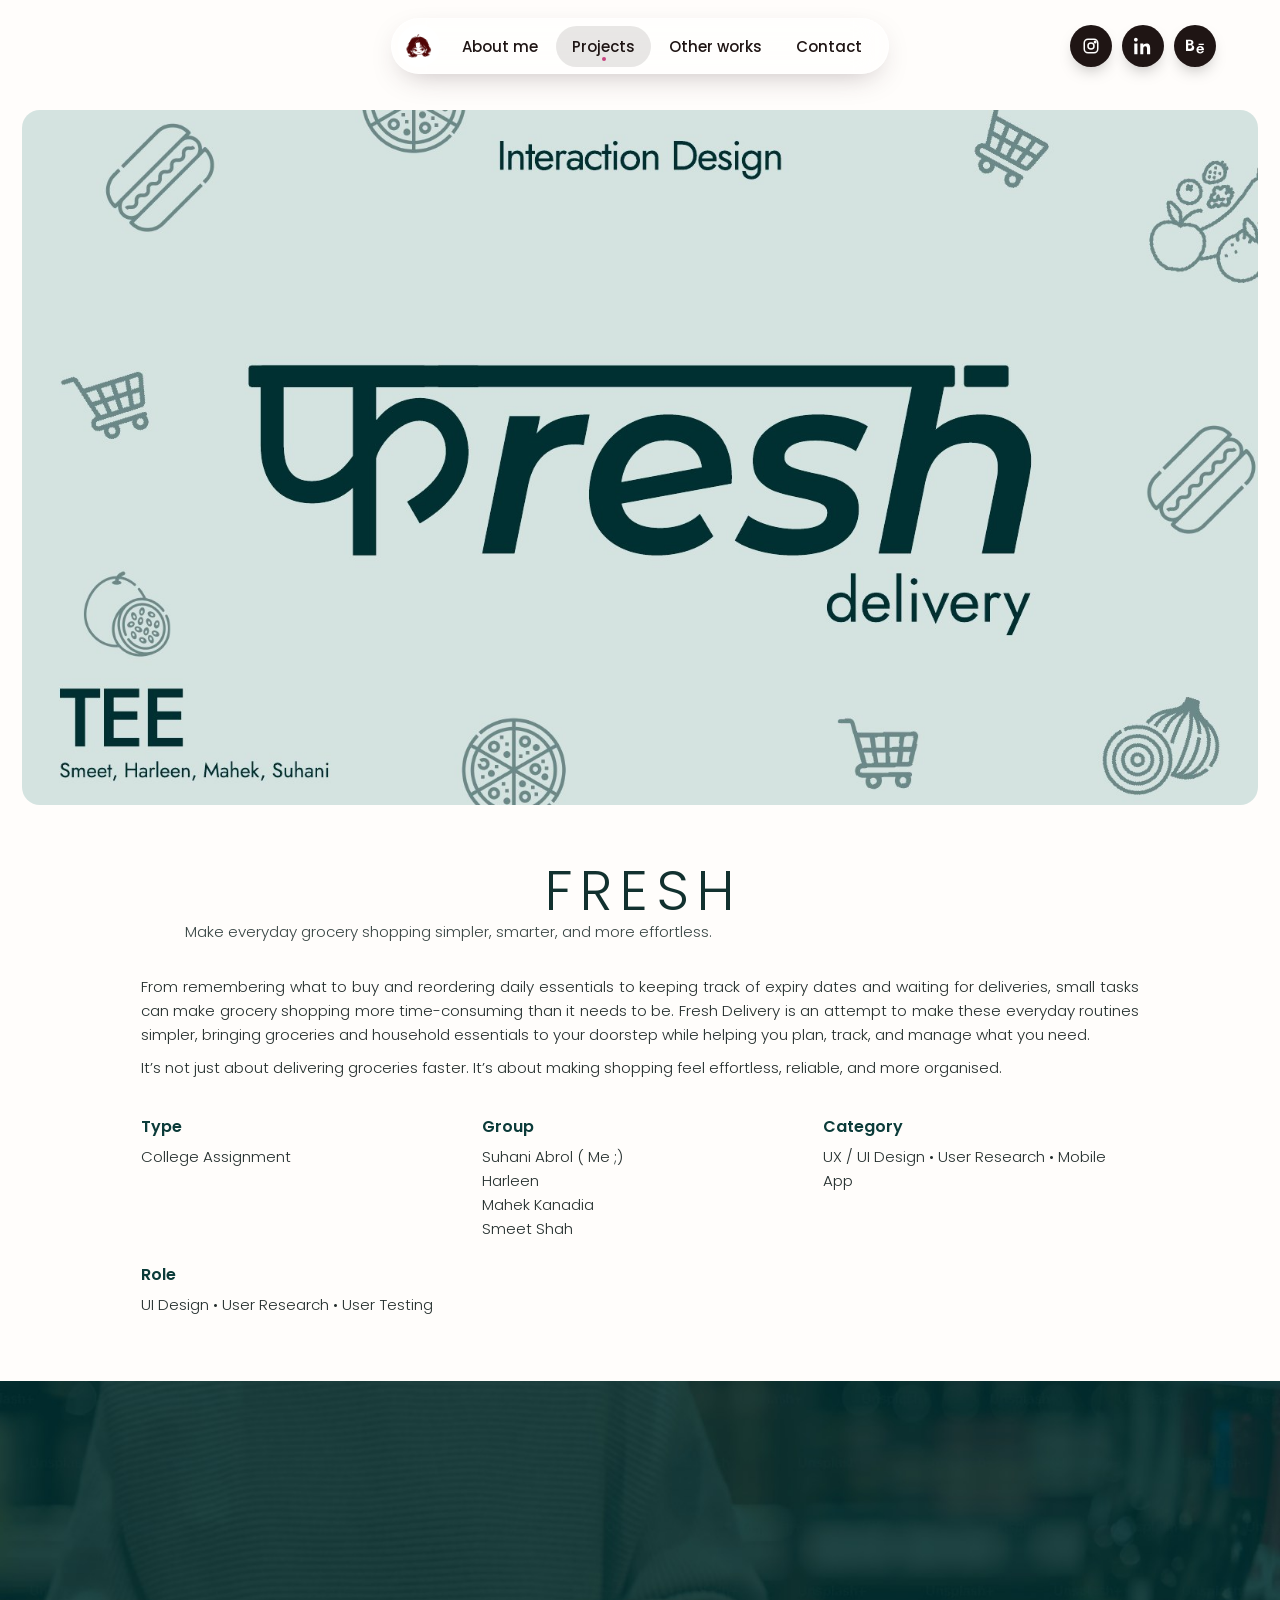
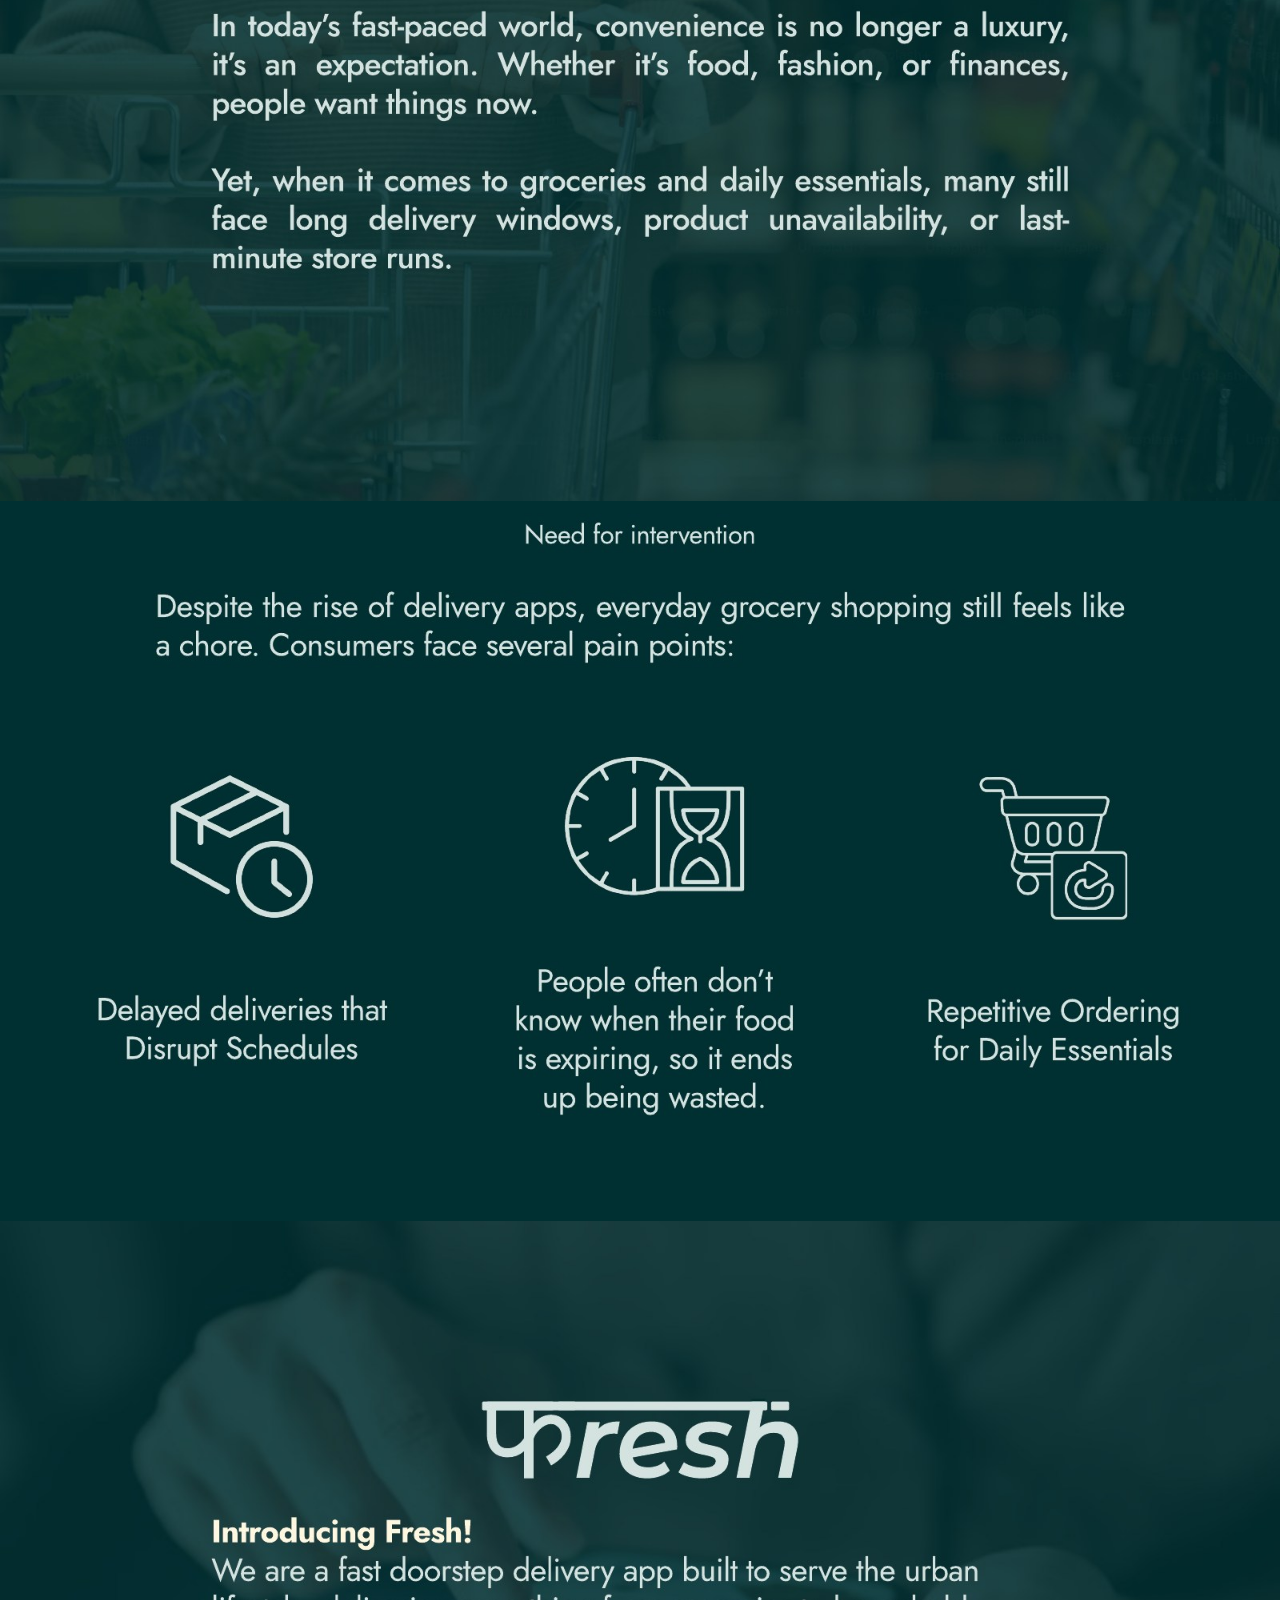
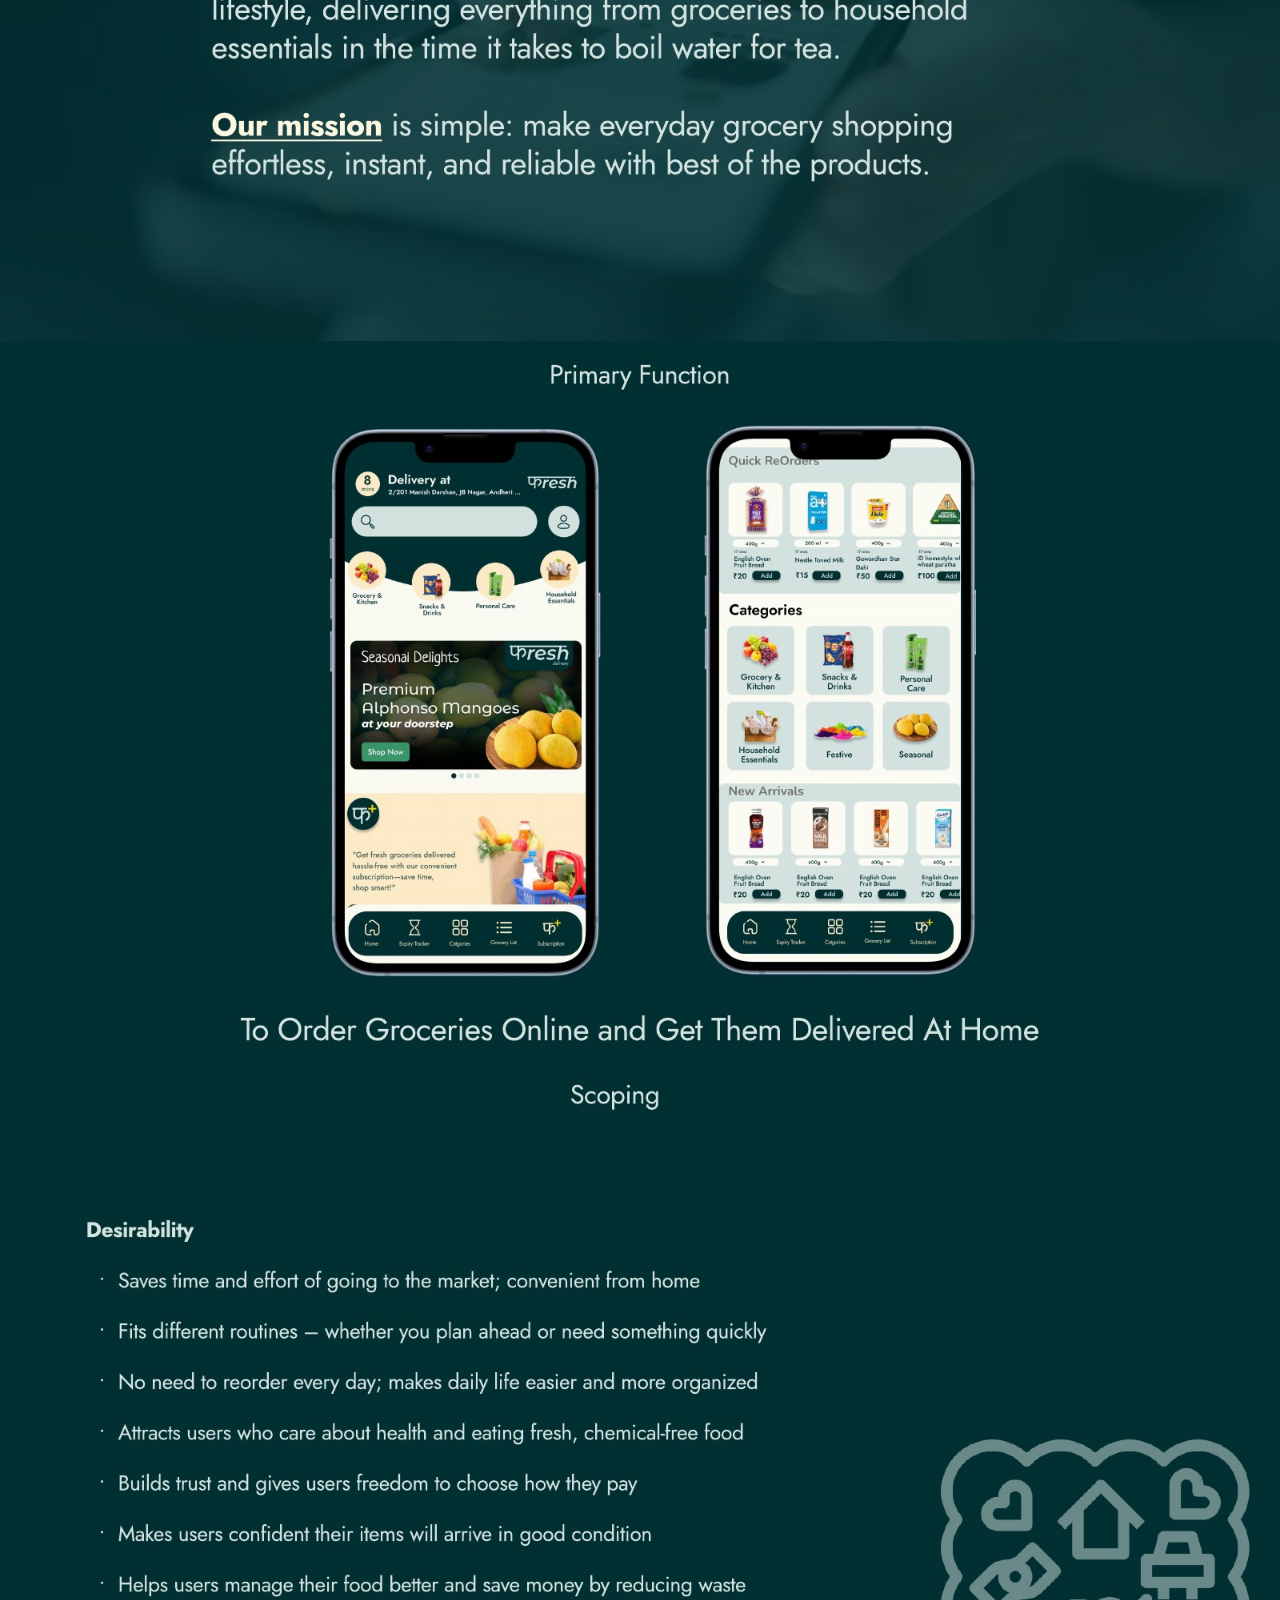
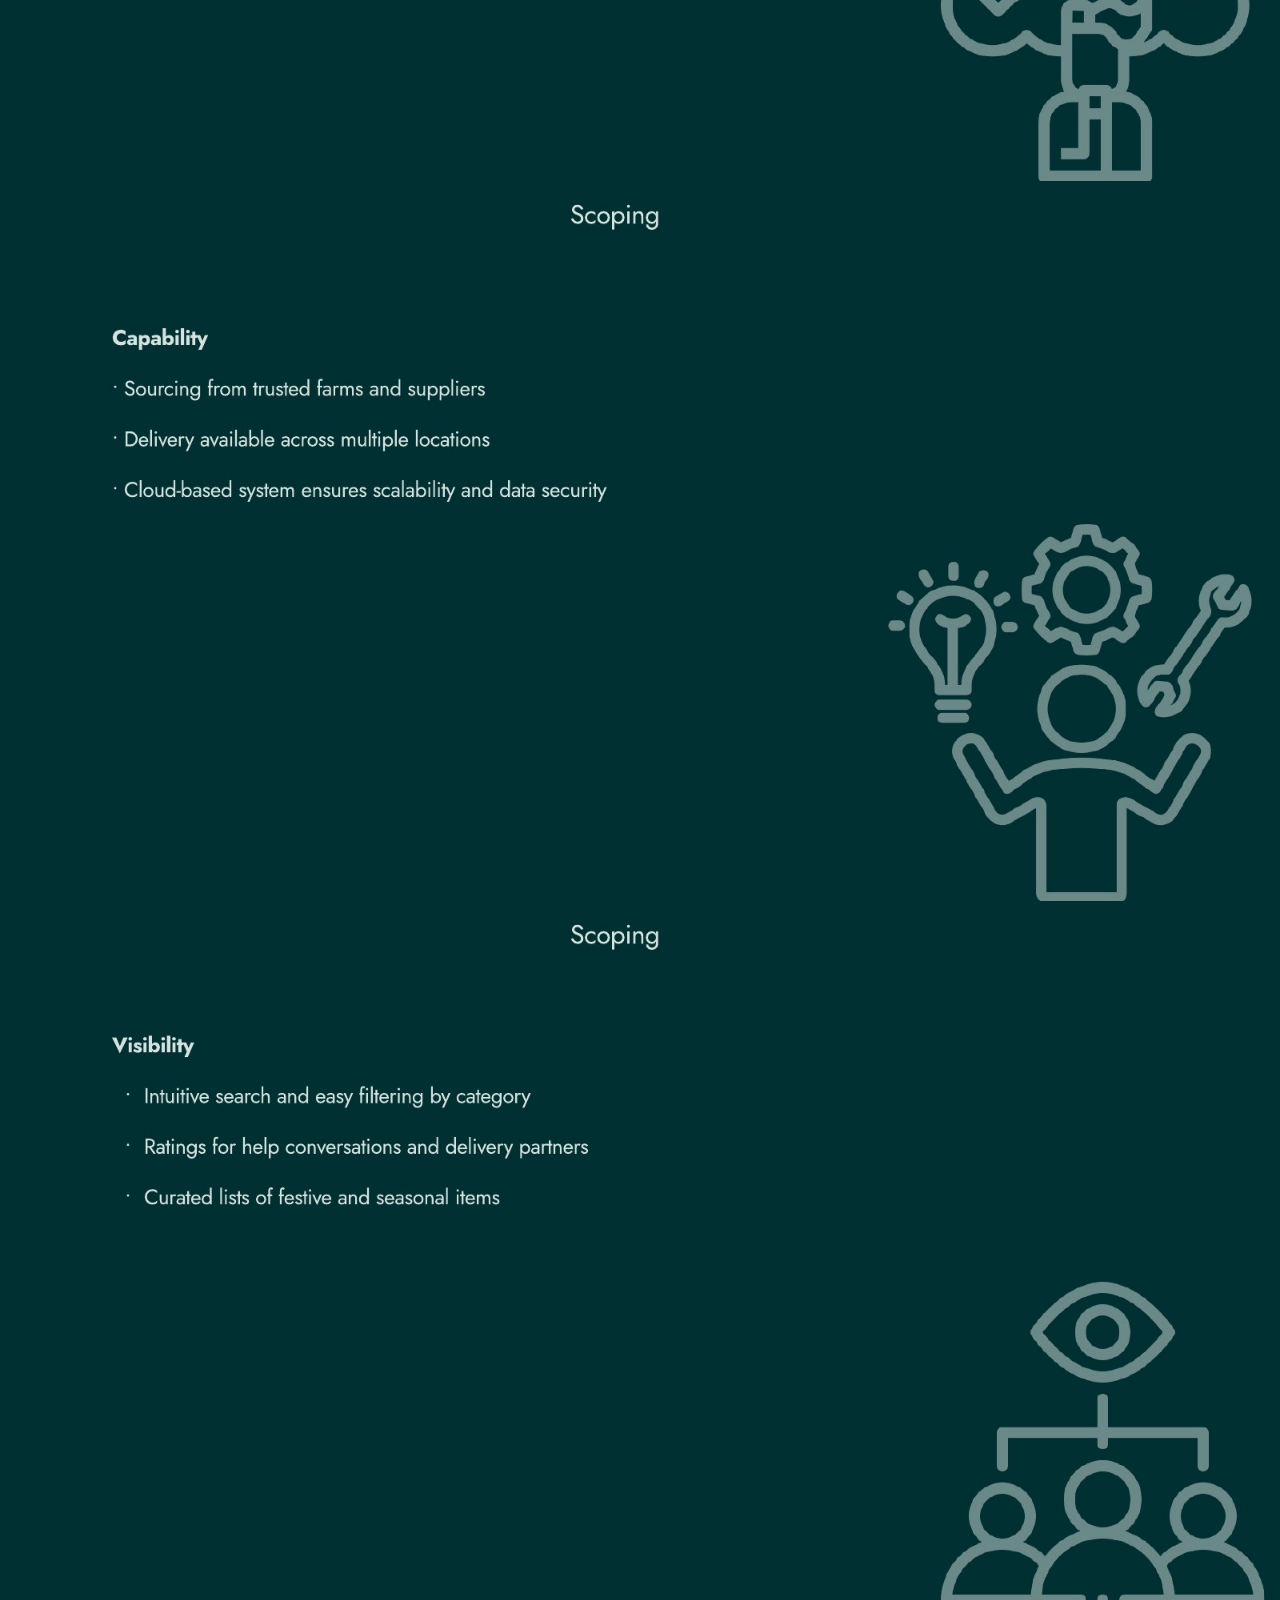
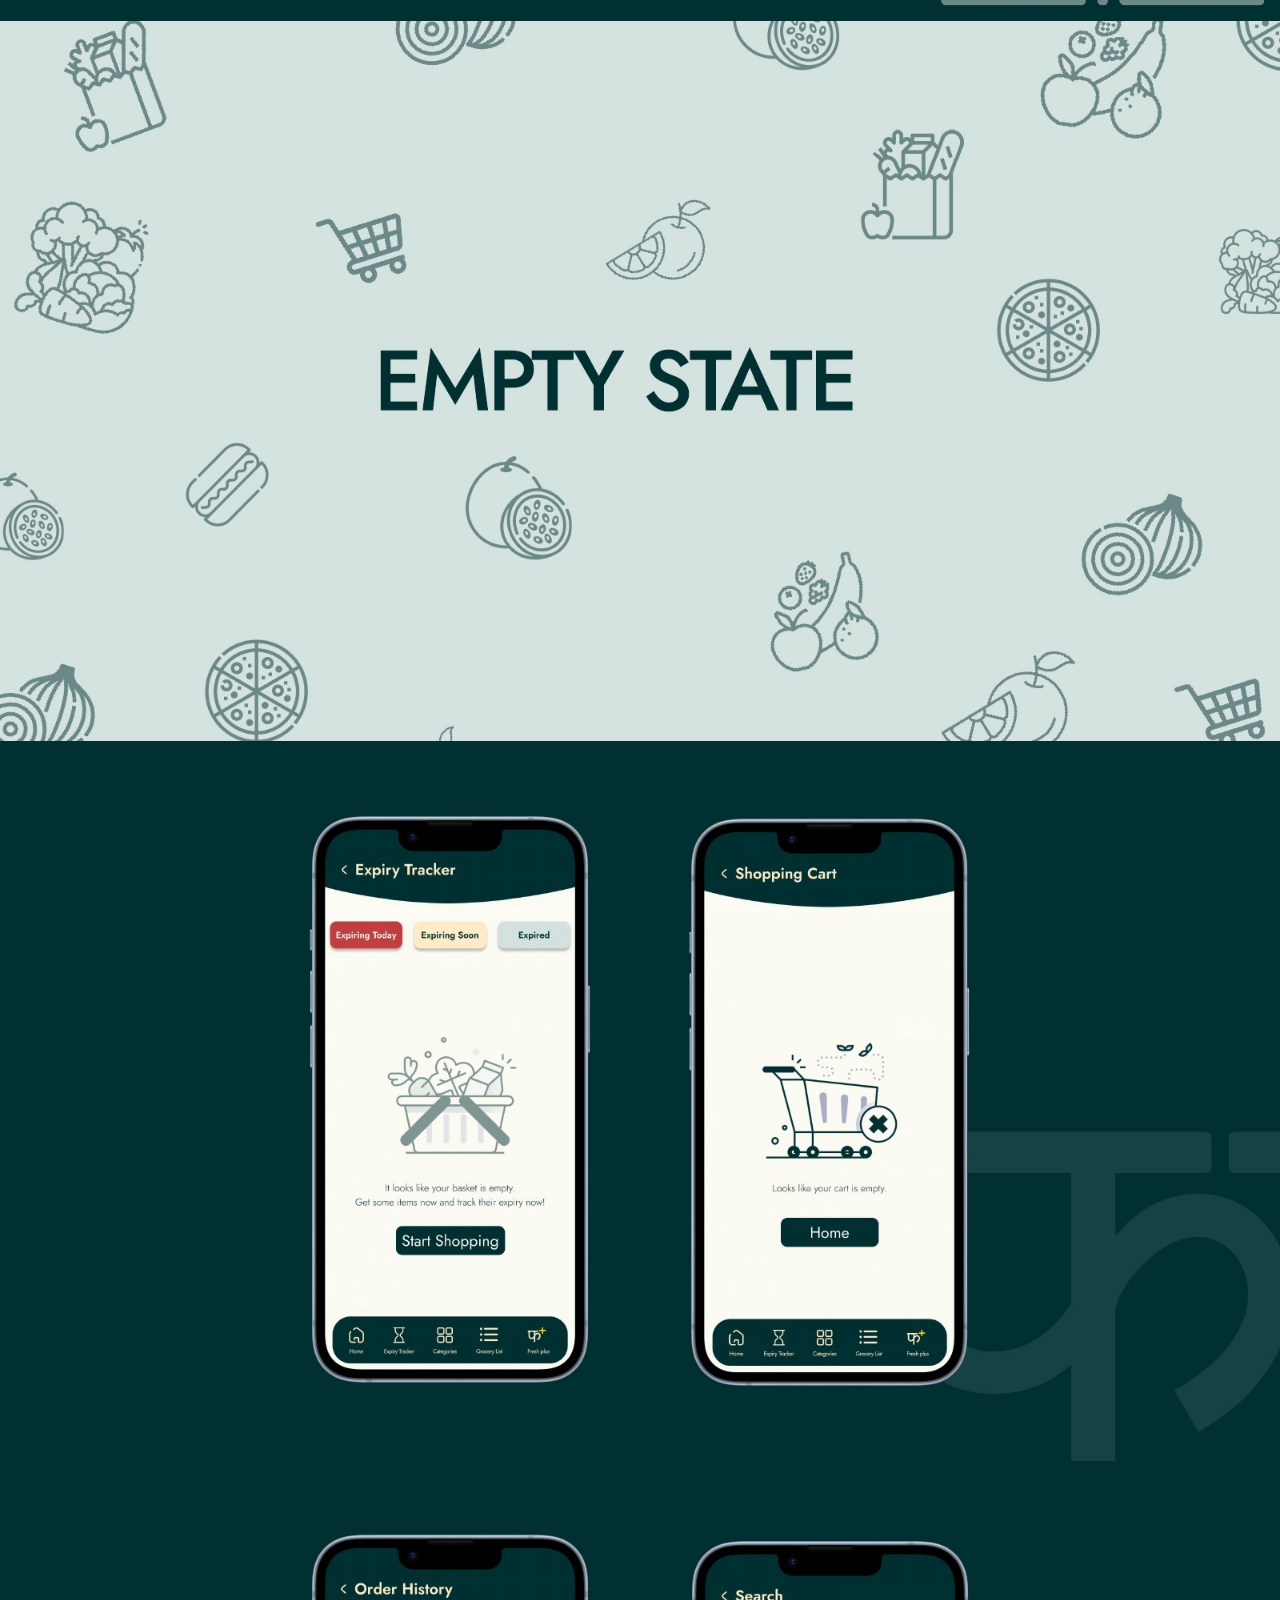
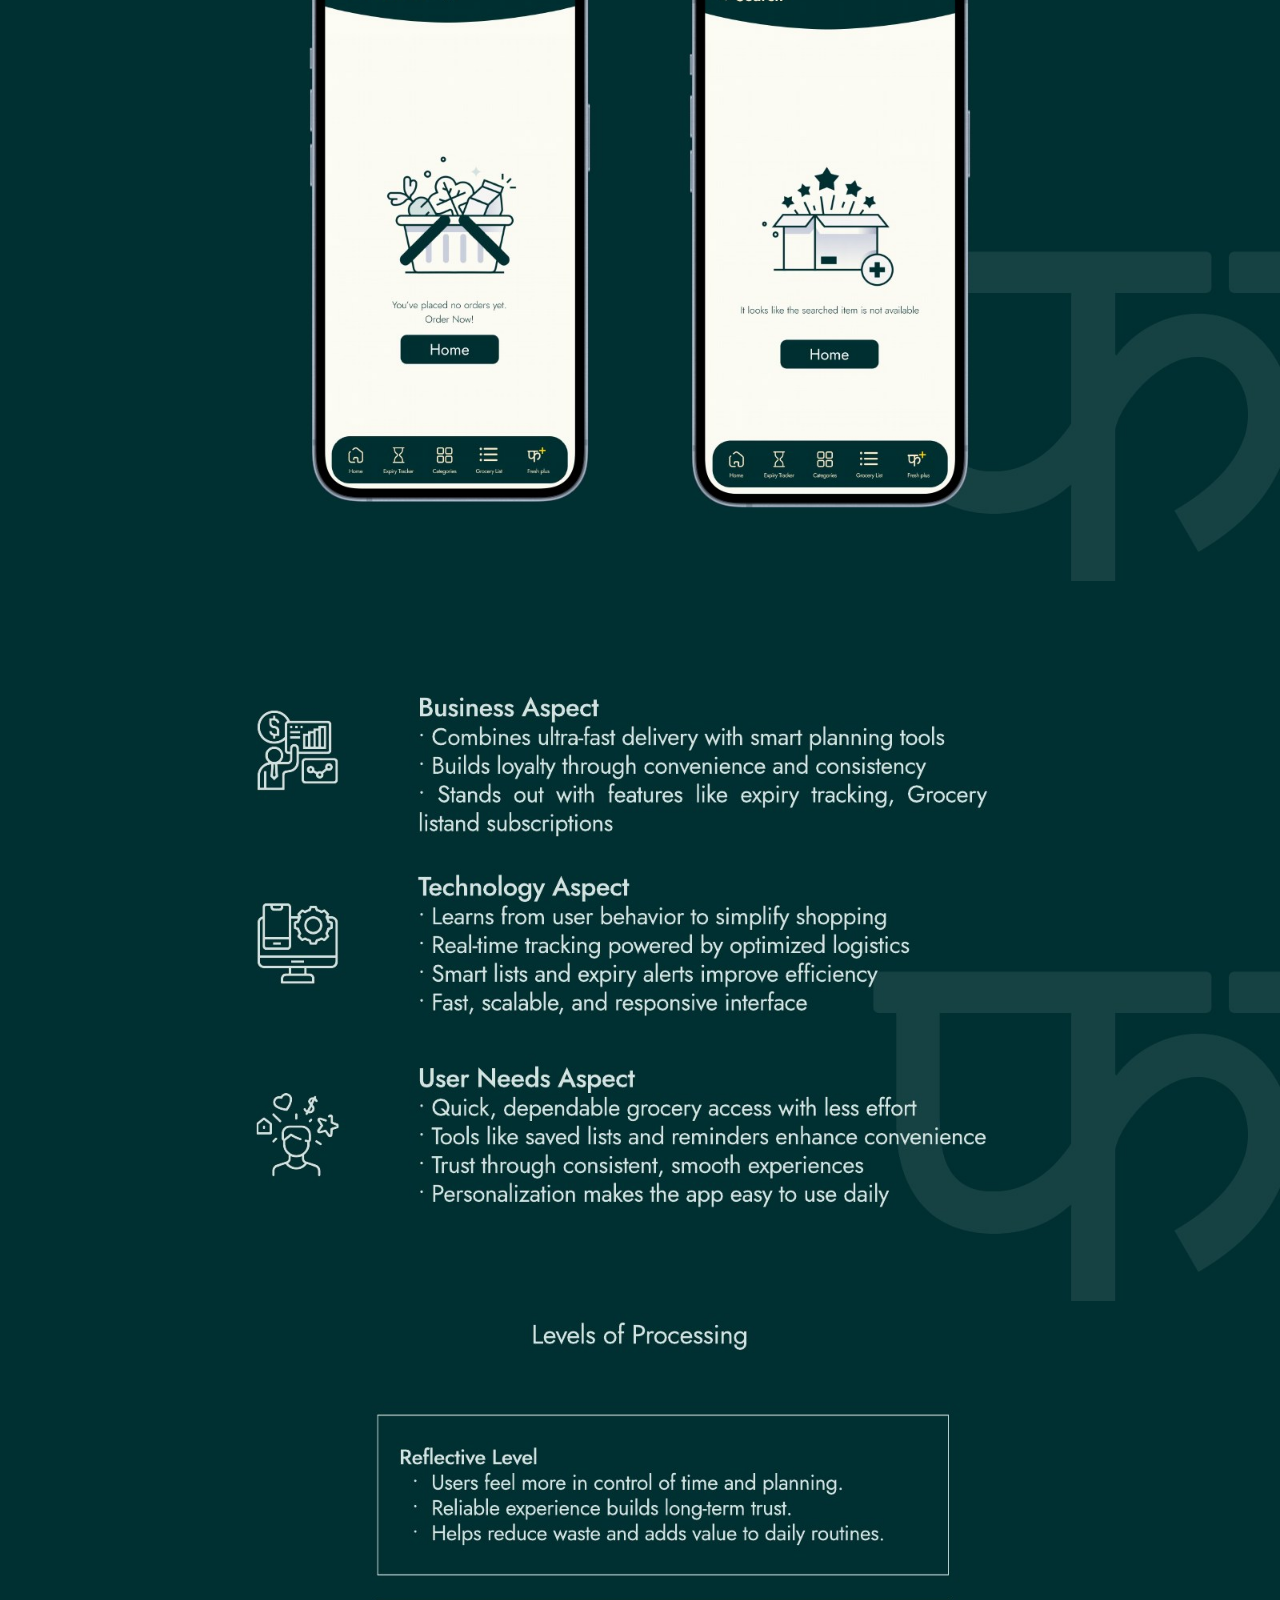
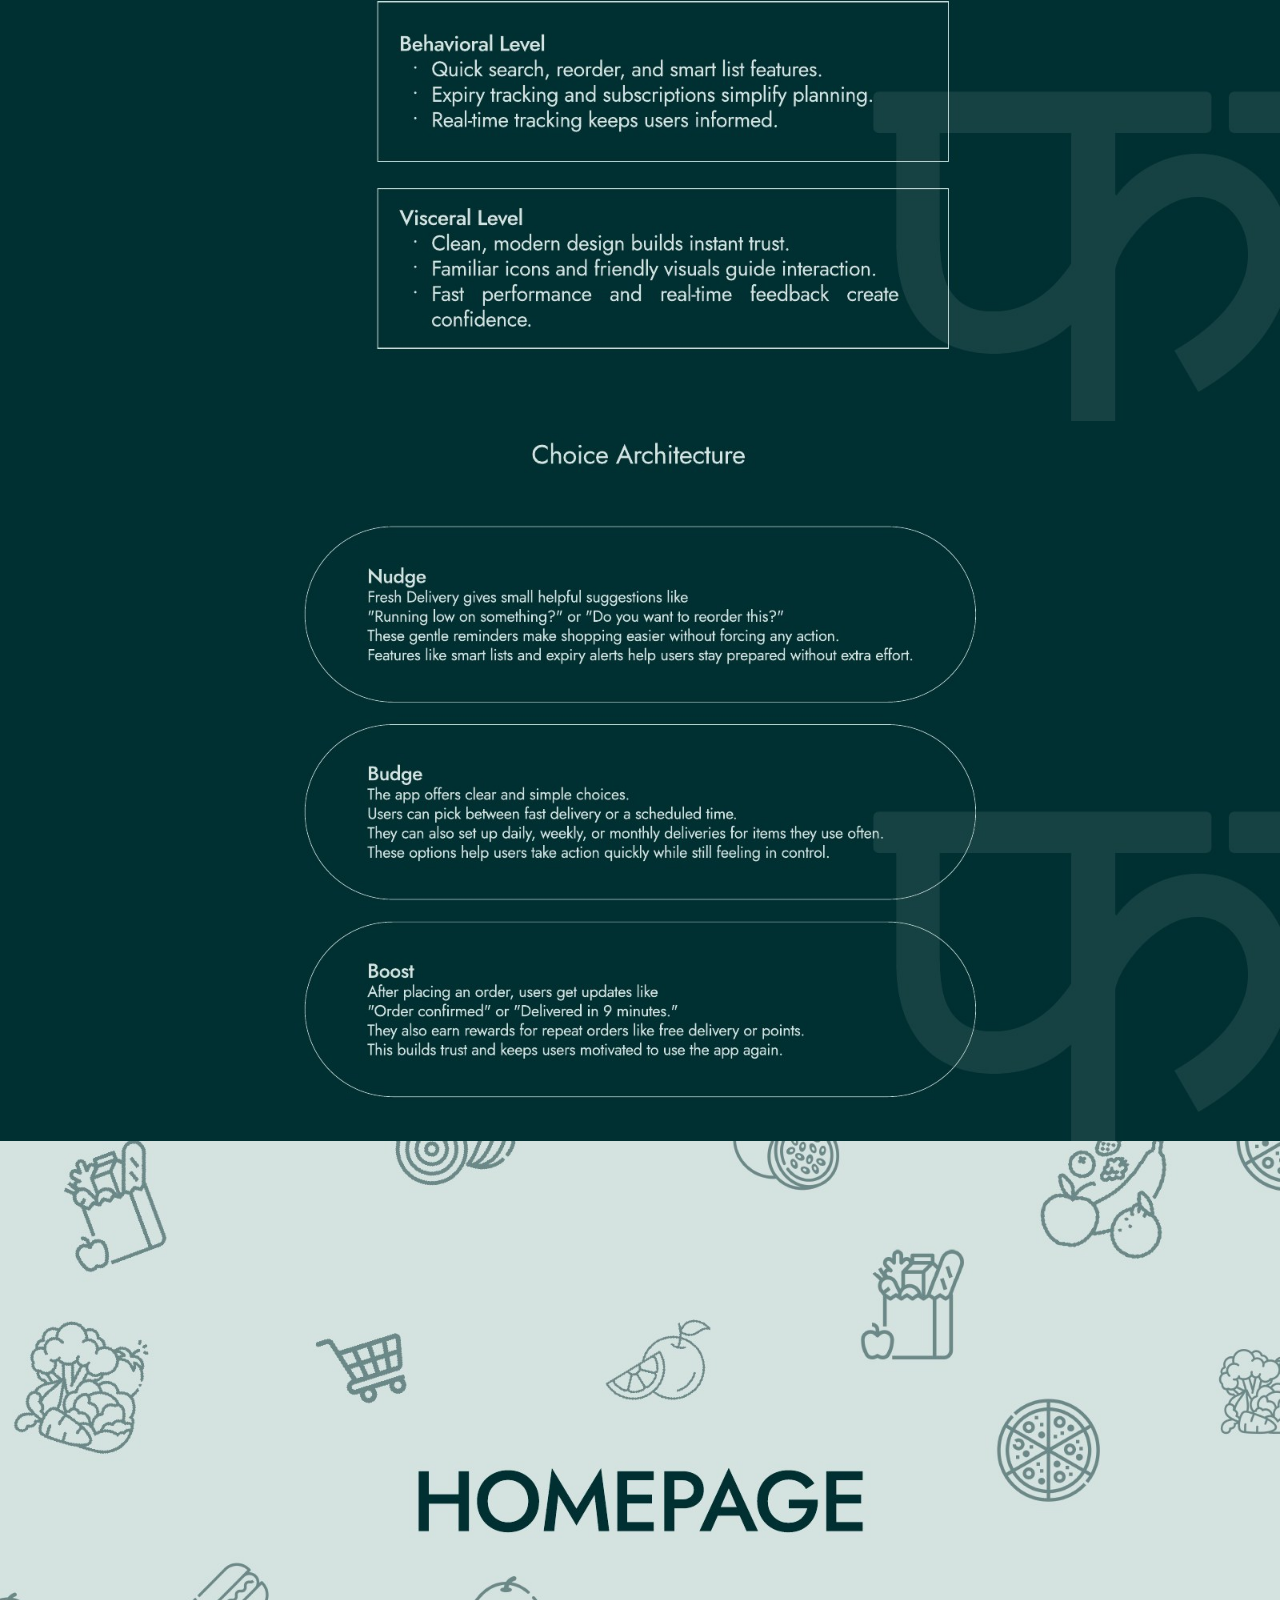
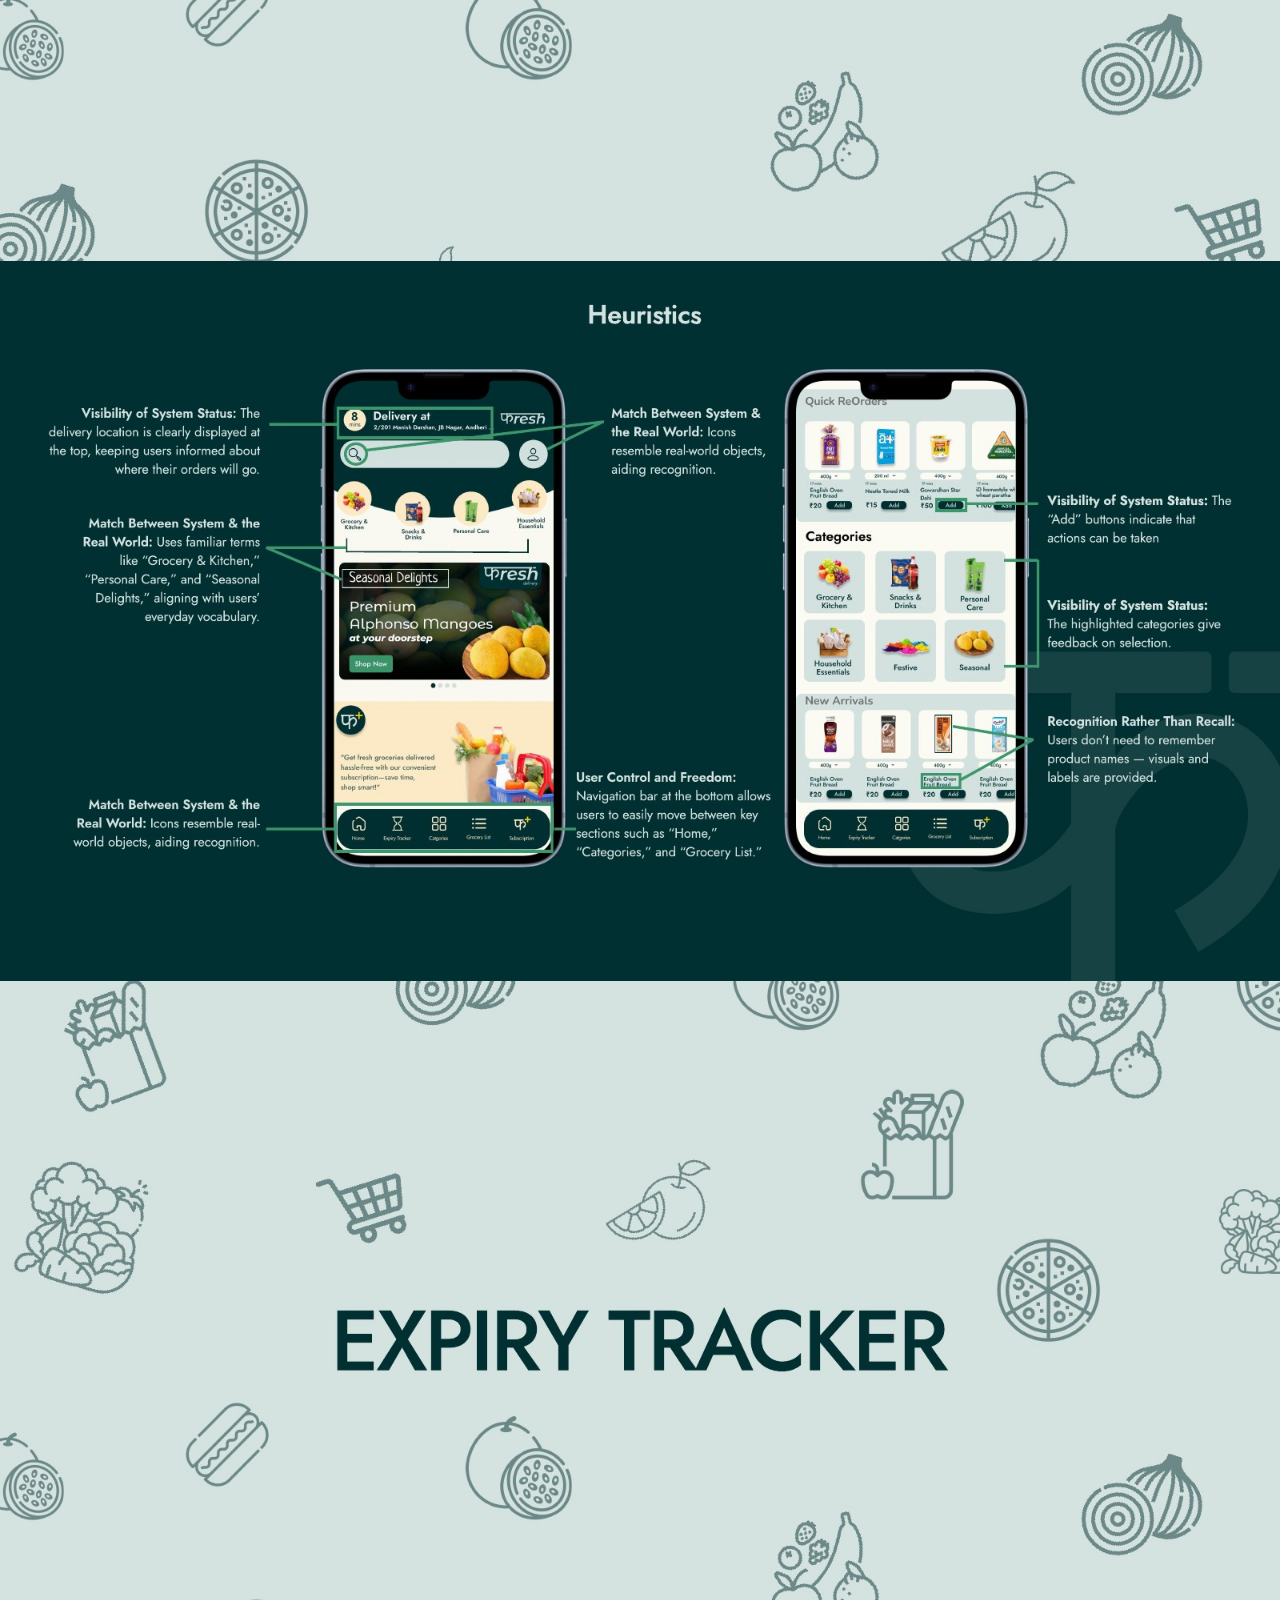
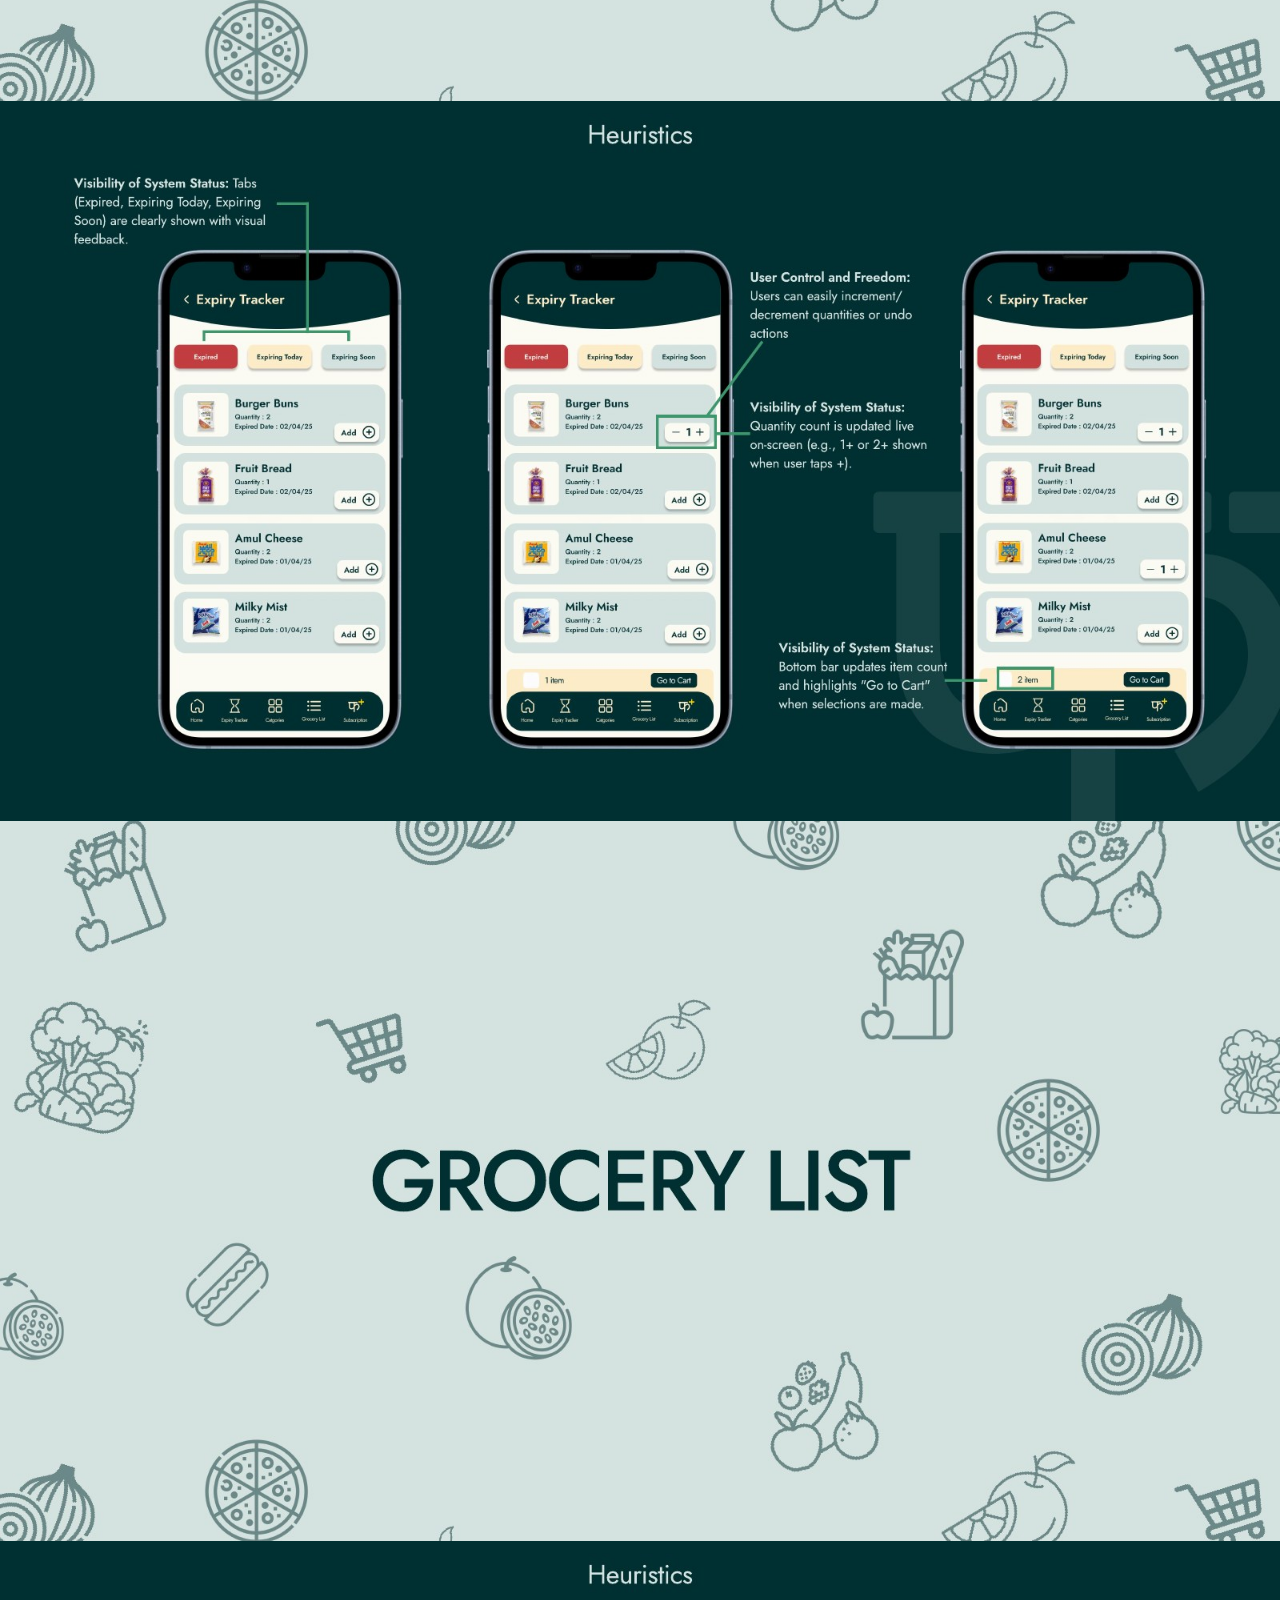
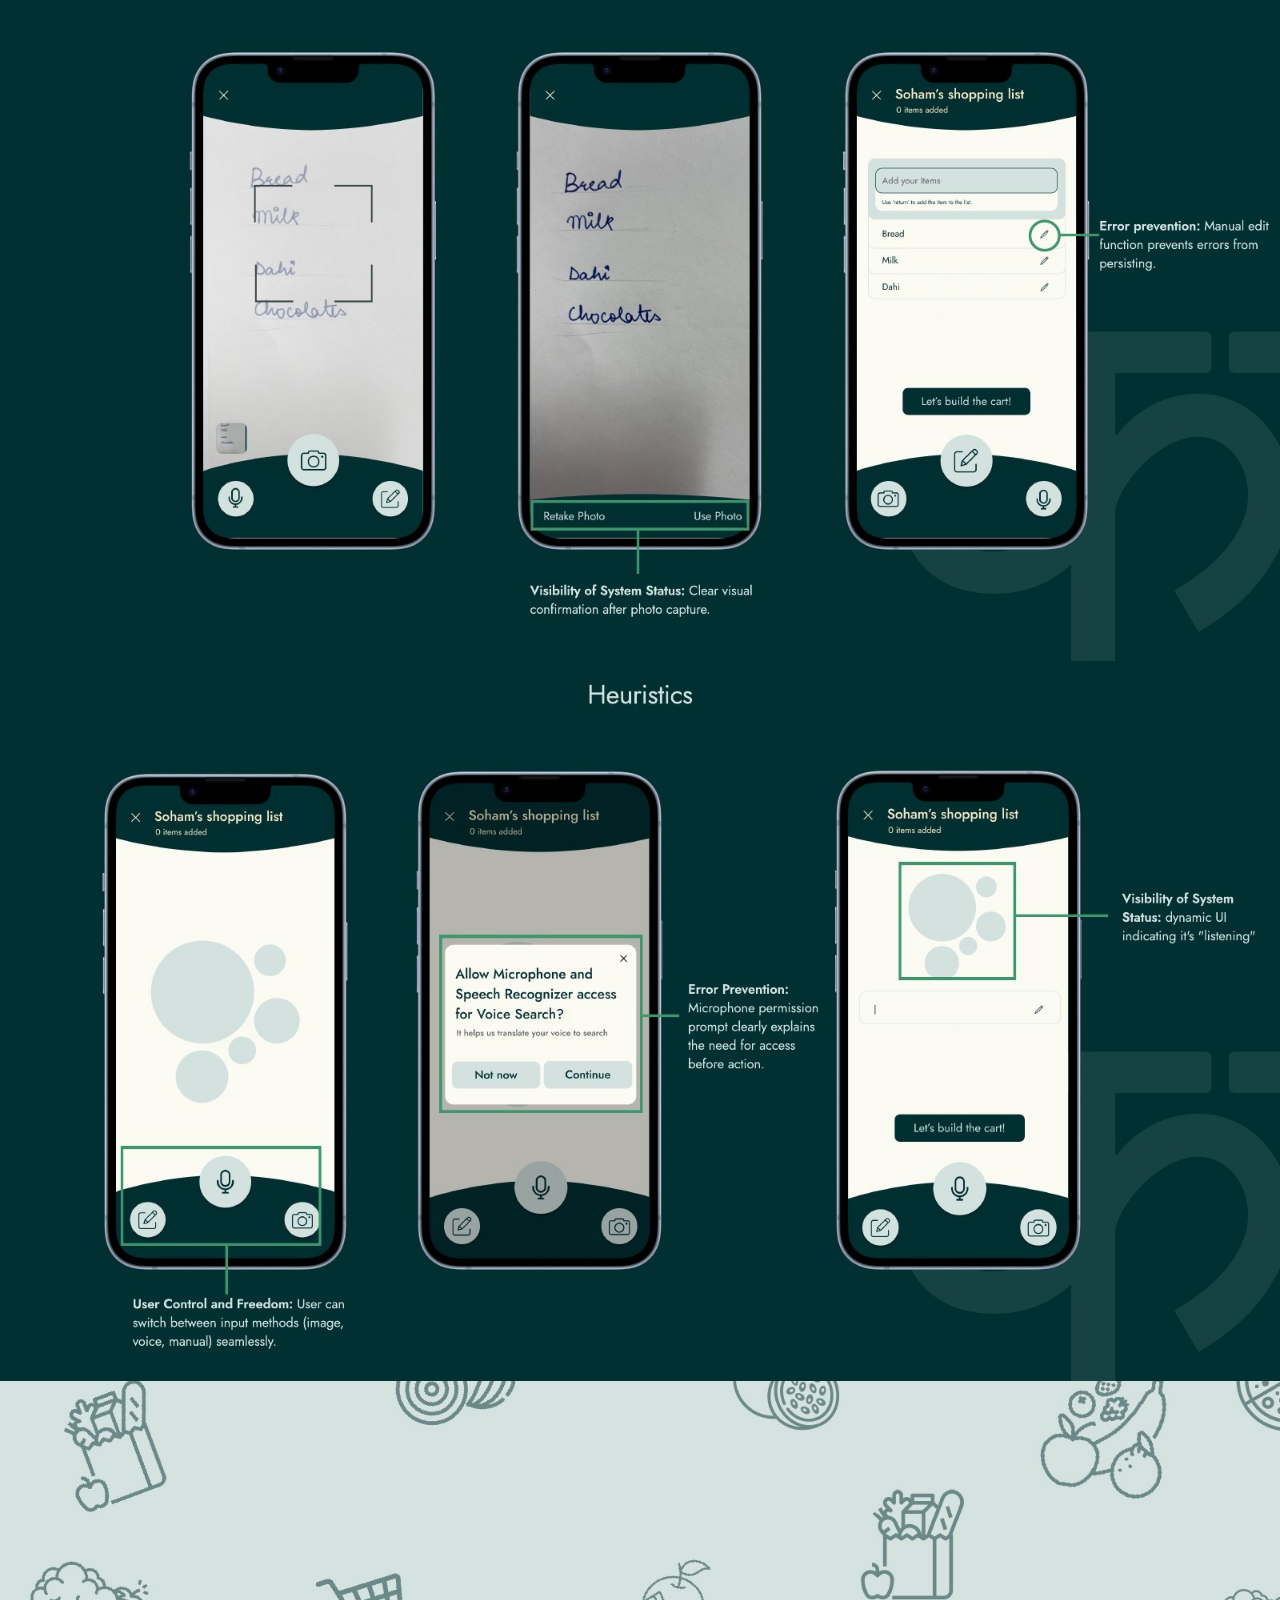
<file: fresh.html>
<!DOCTYPE html>
<html lang="en">
<head>
<meta charset="UTF-8">
<meta name="viewport" content="width=device-width, initial-scale=1.0">
<title>Fresh — Smart Grocery Delivery App | Suhani Abrol</title>
<meta name="description" content="Fresh Delivery — interaction design for a smart grocery delivery app. Fast delivery, expiry tracking and effortless everyday shopping. UX/UI case study by Suhani Abrol.">
<link rel="icon" href="assets/images/favicon.webp">
<link rel="preconnect" href="https://fonts.googleapis.com">
<link href="https://fonts.googleapis.com/css2?family=Caveat:wght@500;600;700&family=Poppins:wght@300;400;500;600;700;800&display=swap" rel="stylesheet">
<link rel="stylesheet" href="styles.css">
<link rel="stylesheet" href="fresh.css">
</head>
<body class="page-fresh">

<!-- ================= HEADER ================= -->
<!-- The homepage navigation, reused unchanged. .page-fresh is added to the
     shared frosted-nav selectors in styles.css so this page follows the
     homepage nav automatically if it ever changes. -->
<header class="site-header">
  <nav class="nav-pill" aria-label="Primary">
    <div class="nav-avatar"><a href="index.html"><img src="assets/images/favicon.webp" alt="Suhani Abrol logo"></a></div>
    <ul class="nav-links">
      <li><a href="about.html" class="nav-link">About me<span class="dot"></span></a></li>
      <li><a href="index.html#work" class="nav-link active" aria-current="page">Projects<span class="dot"></span></a></li>
      <li><a href="other-works.html" class="nav-link">Other works<span class="dot"></span></a></li>
      <li><a href="index.html#contact" class="nav-link">Contact<span class="dot"></span></a></li>
    </ul>
  </nav>
  <div class="social-cluster">
    <a href="https://instagram.com/its.suhue" target="_blank" rel="noopener" aria-label="Instagram">
      <svg viewBox="0 0 24 24" fill="none" stroke="currentColor" stroke-width="2"><rect x="3" y="3" width="18" height="18" rx="5"/><circle cx="12" cy="12" r="4"/><circle cx="17.5" cy="6.5" r="1"/></svg>
    </a>
    <a href="https://www.linkedin.com/in/suhani-abrol-204681282/" target="_blank" rel="noopener" aria-label="LinkedIn">
      <svg viewBox="0 0 24 24" fill="currentColor"><path d="M4.98 3.5C4.98 4.88 3.87 6 2.5 6S0 4.88 0 3.5 1.12 1 2.5 1s2.48 1.12 2.48 2.5zM.4 8.75h4.2V23H.4V8.75zM8.4 8.75h4.02v1.95h.06c.56-1.06 1.94-2.18 4-2.18 4.28 0 5.07 2.82 5.07 6.48V23h-4.2v-6.9c0-1.65-.03-3.77-2.3-3.77-2.3 0-2.66 1.8-2.66 3.65V23H8.4V8.75z"/></svg>
    </a>
    <a href="https://behance.net/suhaniabrol" target="_blank" rel="noopener" aria-label="Behance">
      <svg viewBox="0 0 24 24" fill="currentColor"><path d="M7.8 10.5c1.4-.6 2.1-1.7 2.1-3.2 0-2.6-2-3.8-4.4-3.8H0v15h5.9c2.6 0 5.1-1.3 5.1-4.2 0-1.8-.9-3.2-3.2-3.8zM2.9 5.6h2.3c1 0 1.9.3 1.9 1.5 0 1.1-.7 1.6-1.8 1.6H2.9V5.6zm2.6 10H2.9V10.9h2.7c1.3 0 2.2.6 2.2 2 0 1.5-1.1 2.7-2.3 2.7zM23.7 9.1h-6.9v1.4h6.9V9.1zM18.9 12c-3 0-5 2.1-5 5.1 0 3.1 1.9 5 5.1 5 2.4 0 4.1-1.1 4.8-3.3h-2.5c-.2.7-1.1 1.4-2.2 1.4-1.6 0-2.5-1-2.6-2.6h7.5c.1-3.2-1.4-5.6-5.1-5.6zm-2.4 4c.1-1.2 1-2 2.3-2 1.3 0 2 .8 2.1 2h-4.4z"/></svg>
    </a>
  </div>
  <button class="nav-toggle" id="frNavToggle" aria-label="Open menu">
    <svg viewBox="0 0 24 24" fill="none" stroke="#fff" stroke-width="2" stroke-linecap="round"><line x1="4" y1="7" x2="20" y2="7"/><line x1="4" y1="12" x2="20" y2="12"/><line x1="4" y1="17" x2="20" y2="17"/></svg>
  </button>
</header>

<div class="mobile-menu" id="frMobileMenu">
  <div class="mobile-menu-panel">
    <span class="mobile-close" id="frMobileClose">&times;</span>
    <a href="about.html">About me →</a>
    <a href="index.html#work">Projects →</a>
    <a href="other-works.html">Other works →</a>
    <a href="index.html#contact">Contact →</a>
    <div class="msocial">
      <a href="https://instagram.com/its.suhue" target="_blank" rel="noopener" aria-label="Instagram"><svg viewBox="0 0 24 24" fill="none" stroke="currentColor" stroke-width="2" width="18" height="18"><rect x="3" y="3" width="18" height="18" rx="5"/><circle cx="12" cy="12" r="4"/></svg></a>
      <a href="https://www.linkedin.com/in/suhani-abrol-204681282/" target="_blank" rel="noopener" aria-label="LinkedIn"><svg viewBox="0 0 24 24" fill="currentColor" width="18" height="18"><path d="M4.98 3.5C4.98 4.88 3.87 6 2.5 6S0 4.88 0 3.5 1.12 1 2.5 1s2.48 1.12 2.48 2.5zM.4 8.75h4.2V23H.4V8.75zM8.4 8.75h4.02v1.95h.06c.56-1.06 1.94-2.18 4-2.18 4.28 0 5.07 2.82 5.07 6.48V23h-4.2v-6.9c0-1.65-.03-3.77-2.3-3.77-2.3 0-2.66 1.8-2.66 3.65V23H8.4V8.75z"/></svg></a>
      <a href="https://behance.net/suhaniabrol" target="_blank" rel="noopener" aria-label="Behance"><svg viewBox="0 0 24 24" fill="currentColor" width="18" height="18"><path d="M7.8 10.5c1.4-.6 2.1-1.7 2.1-3.2 0-2.6-2-3.8-4.4-3.8H0v15h5.9c2.6 0 5.1-1.3 5.1-4.2 0-1.8-.9-3.2-3.2-3.8zM2.9 5.6h2.3c1 0 1.9.3 1.9 1.5 0 1.1-.7 1.6-1.8 1.6H2.9V5.6zm2.6 10H2.9V10.9h2.7c1.3 0 2.2.6 2.2 2 0 1.5-1.1 2.7-2.3 2.7zM23.7 9.1h-6.9v1.4h6.9V9.1zM18.9 12c-3 0-5 2.1-5 5.1 0 3.1 1.9 5 5.1 5 2.4 0 4.1-1.1 4.8-3.3h-2.5c-.2.7-1.1 1.4-2.2 1.4-1.6 0-2.5-1-2.6-2.6h7.5c.1-3.2-1.4-5.6-5.1-5.6zm-2.4 4c.1-1.2 1-2 2.3-2 1.3 0 2 .8 2.1 2h-4.4z"/></svg></a>
    </div>
  </div>
</div>

<main class="fr-main">

  <!-- ============ 1. HERO BAND ============ -->
  <img class="fr-hero" src="assets/images/fresh/slide-01.jpg" alt="Fresh Delivery — interaction design. Project by TEE: Smeet, Harleen, Mahek and Suhani.">

  <!-- ============ 2. TITLE + INTRO + METADATA ============ -->
  <section class="fr-intro">
    <h1 class="fr-wordmark">FRESH</h1>
    <p class="fr-tagline">Make everyday grocery shopping simpler, smarter, and more effortless.</p>

    <div class="fr-text">
      <p class="fr-just">From remembering what to buy and reordering daily essentials to keeping track of expiry dates and waiting for deliveries, small tasks can make grocery shopping more time-consuming than it needs to be. Fresh Delivery is an attempt to make these everyday routines simpler, bringing groceries and household essentials to your doorstep while helping you plan, track, and manage what you need.</p>
      <p class="fr-just">It&rsquo;s not just about delivering groceries faster. It&rsquo;s about making shopping feel effortless, reliable, and more organised.</p>
    </div>

    <div class="fr-meta">
      <div class="fr-meta-row">
        <div><h2>Type</h2><p>College Assignment</p></div>
        <div><h2>Group</h2><p>Suhani Abrol ( Me ;)<br>Harleen<br>Mahek Kanadia<br>Smeet Shah</p></div>
        <div><h2>Category</h2><p>UX / UI Design &bull; User Research &bull; Mobile App</p></div>
      </div>
      <div class="fr-meta-role">
        <div><h2>Role</h2><p>UI Design &bull; User Research &bull; User Testing</p></div>
      </div>
    </div>
  </section>

  <!-- ============ 3. THE CASE STUDY ============
       The supplied deck, in its own order. Every band is a full slide used
       exactly as exported — nothing is cropped, recoloured or rebuilt. -->
  <div class="fr-deck">
    <img src="assets/images/fresh/slide-03.jpg" alt="In today's fast-paced world, convenience is no longer a luxury, it's an expectation. Yet groceries still mean long delivery windows, product unavailability, or last-minute store runs.">
    <img src="assets/images/fresh/slide-04.jpg" alt="Need for intervention — delayed deliveries that disrupt schedules, food expiring unnoticed and wasted, and repetitive ordering for daily essentials.">
    <img src="assets/images/fresh/slide-05.jpg" alt="Introducing Fresh — a fast doorstep delivery app for the urban lifestyle, delivering groceries and household essentials in the time it takes to boil water for tea.">
    <img src="assets/images/fresh/slide-06.jpg" alt="Primary function — to order groceries online and get them delivered at home.">
    <img src="assets/images/fresh/slide-07.jpg" alt="Scoping — desirability.">
    <img src="assets/images/fresh/slide-08.jpg" alt="Scoping — capability.">
    <img src="assets/images/fresh/slide-09.jpg" alt="Scoping — visibility.">
    <img src="assets/images/fresh/slide-10.jpg" alt="Empty state." loading="lazy">
    <img src="assets/images/fresh/slide-11.jpg" alt="Empty states for the expiry tracker and the shopping cart." loading="lazy">
    <img src="assets/images/fresh/slide-12.jpg" alt="Empty states for order history and search." loading="lazy">
    <img src="assets/images/fresh/slide-13.jpg" alt="Business, technology and user-needs aspects of the app." loading="lazy">
    <img src="assets/images/fresh/slide-14.jpg" alt="Levels of processing — reflective, behavioural and visceral." loading="lazy">
    <img src="assets/images/fresh/slide-15.jpg" alt="Choice architecture — nudge, budge and boost." loading="lazy">

    <img src="assets/images/fresh/slide-16.jpg" alt="Homepage." loading="lazy">
    <img src="assets/images/fresh/slide-17.jpg" alt="Homepage heuristics." loading="lazy">
    <img src="assets/images/fresh/slide-18.jpg" alt="Expiry tracker." loading="lazy">
    <img src="assets/images/fresh/slide-19.jpg" alt="Expiry tracker heuristics." loading="lazy">
    <img src="assets/images/fresh/slide-20.jpg" alt="Grocery list." loading="lazy">
    <img src="assets/images/fresh/slide-21.jpg" alt="Grocery list heuristics — photo capture." loading="lazy">
    <img src="assets/images/fresh/slide-22.jpg" alt="Grocery list heuristics — voice input." loading="lazy">
    <img src="assets/images/fresh/slide-23.jpg" alt="Categories." loading="lazy">
    <img src="assets/images/fresh/slide-24.jpg" alt="Categories heuristics." loading="lazy">
    <img src="assets/images/fresh/slide-25.jpg" alt="Product page." loading="lazy">
    <img src="assets/images/fresh/slide-26.jpg" alt="Product page heuristics." loading="lazy">
    <img src="assets/images/fresh/slide-27.jpg" alt="Help." loading="lazy">
    <img src="assets/images/fresh/slide-28.jpg" alt="Help heuristics." loading="lazy">
    <img src="assets/images/fresh/slide-29.jpg" alt="My account." loading="lazy">
    <img src="assets/images/fresh/slide-30.jpg" alt="My account heuristics." loading="lazy">
    <img src="assets/images/fresh/slide-31.jpg" alt="Subscription." loading="lazy">
    <img src="assets/images/fresh/slide-32.jpg" alt="Subscription heuristics." loading="lazy">
    <img src="assets/images/fresh/slide-33.jpg" alt="Cart." loading="lazy">
    <img src="assets/images/fresh/slide-34.jpg" alt="Cart heuristics." loading="lazy">
    <img src="assets/images/fresh/slide-35.jpg" alt="Track order." loading="lazy">
    <img src="assets/images/fresh/slide-36.jpg" alt="Track order heuristics." loading="lazy">

    <img src="assets/images/fresh/slide-02.jpg" alt="The Fresh Delivery app — home, categories, order tracking and expiry tracker." loading="lazy">
  </div>

</main>

<!-- ============ PROJECT NAVIGATION — closes the case study ============ -->
<!-- The same component as the Fluence, Hoopr and Unseen pages, in the same
     place. Fresh is last in the Selected Work order, so Next Project wraps
     round to the first project rather than sitting dead. -->
<nav class="fr-projnav reveal" aria-label="Project navigation">
  <div class="fr-projnav-inner">
    <a class="fr-projbtn" href="index.html#work">Back</a>
    <a class="fr-projbtn" href="hoopr.html">Next Project</a>
  </div>
</nav>

<!-- ================= FOOTER / CONTACT ================= -->
<!-- The homepage footer markup, reused unchanged. The only difference is the
     back-to-top target: this page has no #about section, so it uses the #top
     document fragment, exactly as the other inner pages do. -->
<footer class="site-footer" id="contact">
  <div class="leaf tl">
    <img src="assets/images/leaf-tl.webp" alt="">
  </div>
  <div class="leaf br">
    <img src="assets/images/leaf-br.webp" alt="">
  </div>

  <div class="avail-wrap reveal">
    <div class="avail-badge"><span class="pulse-dot"></span>Available for work</div>
    <div class="footer-avatar"><img src="assets/images/footer-avatar.png" alt="Suhani Abrol"></div>
  </div>

  <h2 class="reveal">LET'S CONNECT !!</h2>

  <ul class="contact-list reveal">
    <li>Email: <button class="copy-email" data-copy="suhaniabrol05@gmail.com">suhaniabrol05@gmail.com</button></li>
    <li>LinkedIn: <a href="https://www.linkedin.com/in/suhani-abrol-204681282/" target="_blank" rel="noopener">Suhani Abrol</a></li>
    <li>Instagram: <a href="https://instagram.com/its.suhue" target="_blank" rel="noopener">its.suhue</a></li>
    <li>Behance: <a href="https://behance.net/suhaniabrol" target="_blank" rel="noopener">Suhani Abrol</a></li>
  </ul>

  <div class="footer-bottom">
    <a href="#top" class="to-top">
      Back to top
      <svg viewBox="0 0 24 24" fill="none" stroke="currentColor" stroke-width="2.4" stroke-linecap="round"><line x1="5" y1="12" x2="19" y2="12"/><polyline points="12 5 19 12 12 19"/></svg>
    </a>
  </div>
</footer>

<div class="toast" id="toast">Copied to clipboard ✦</div>

<script src="fresh.js"></script>
</body>
</html>
</file>
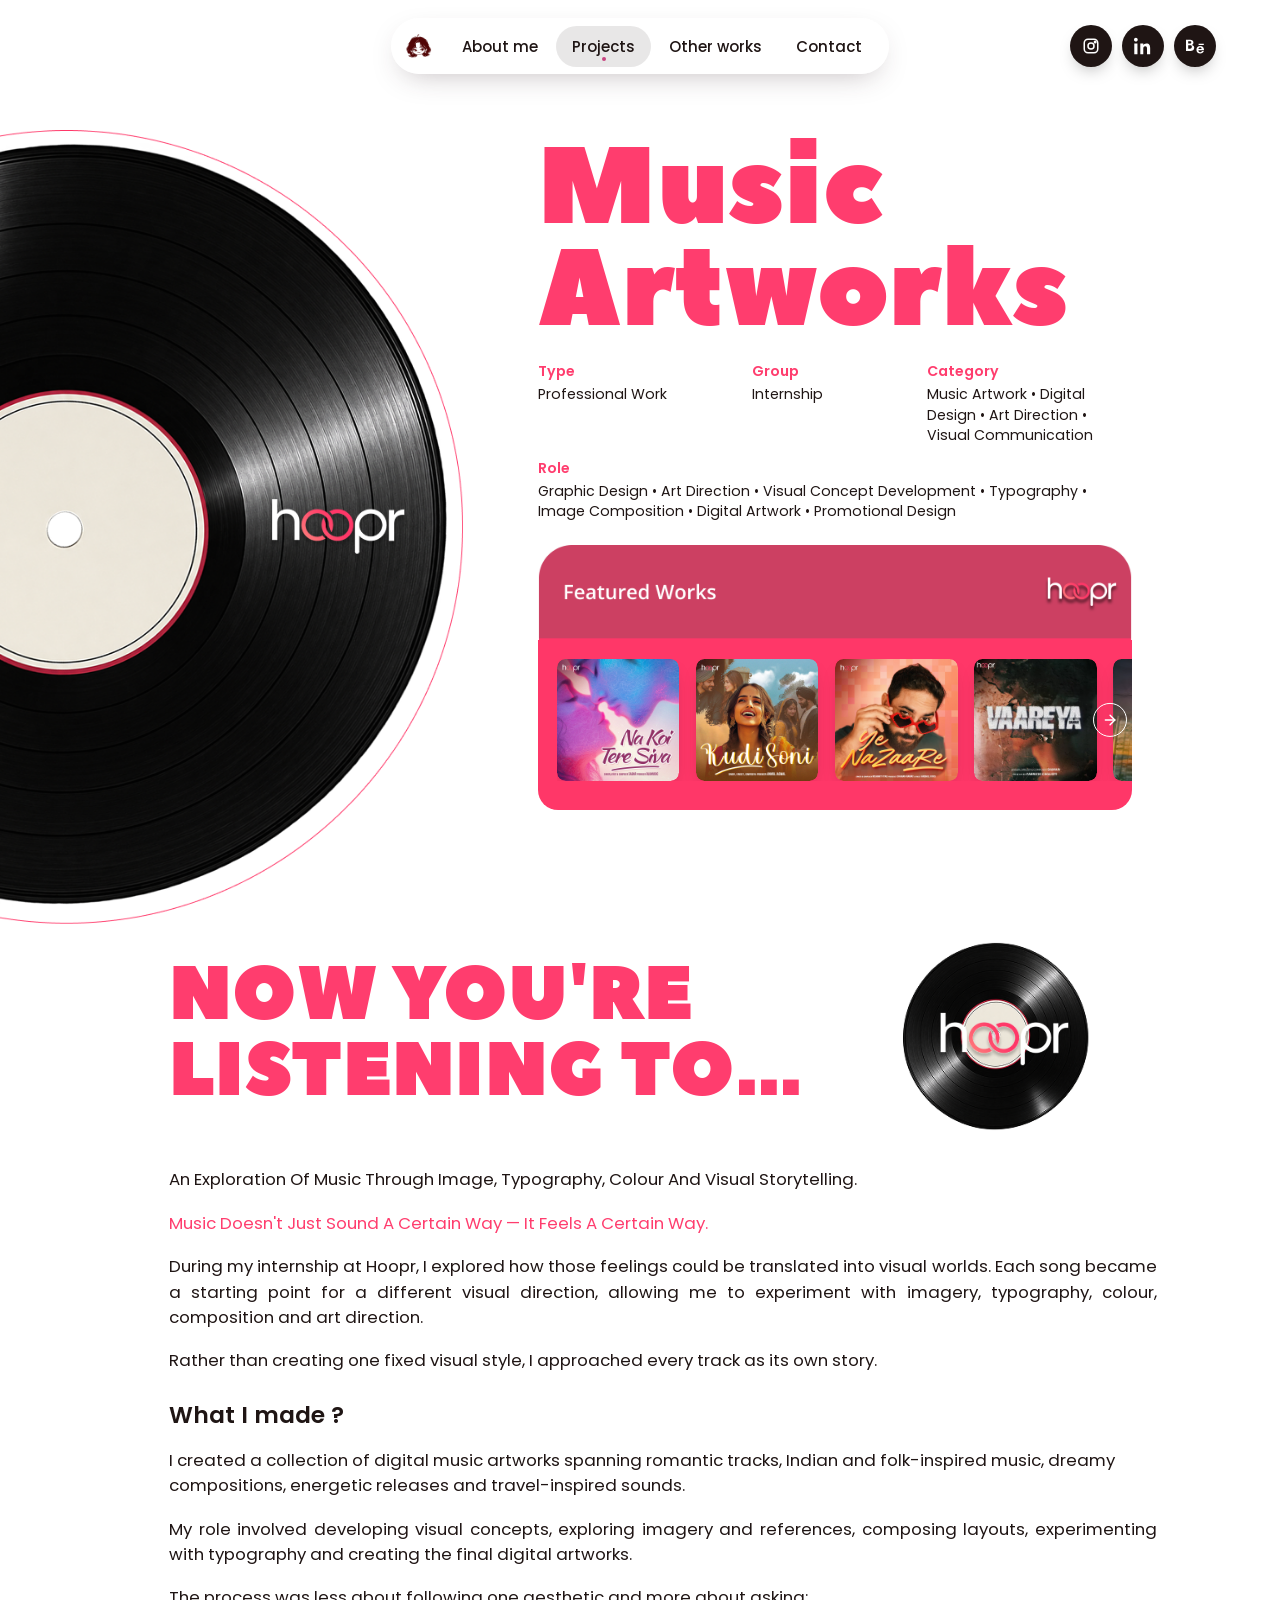
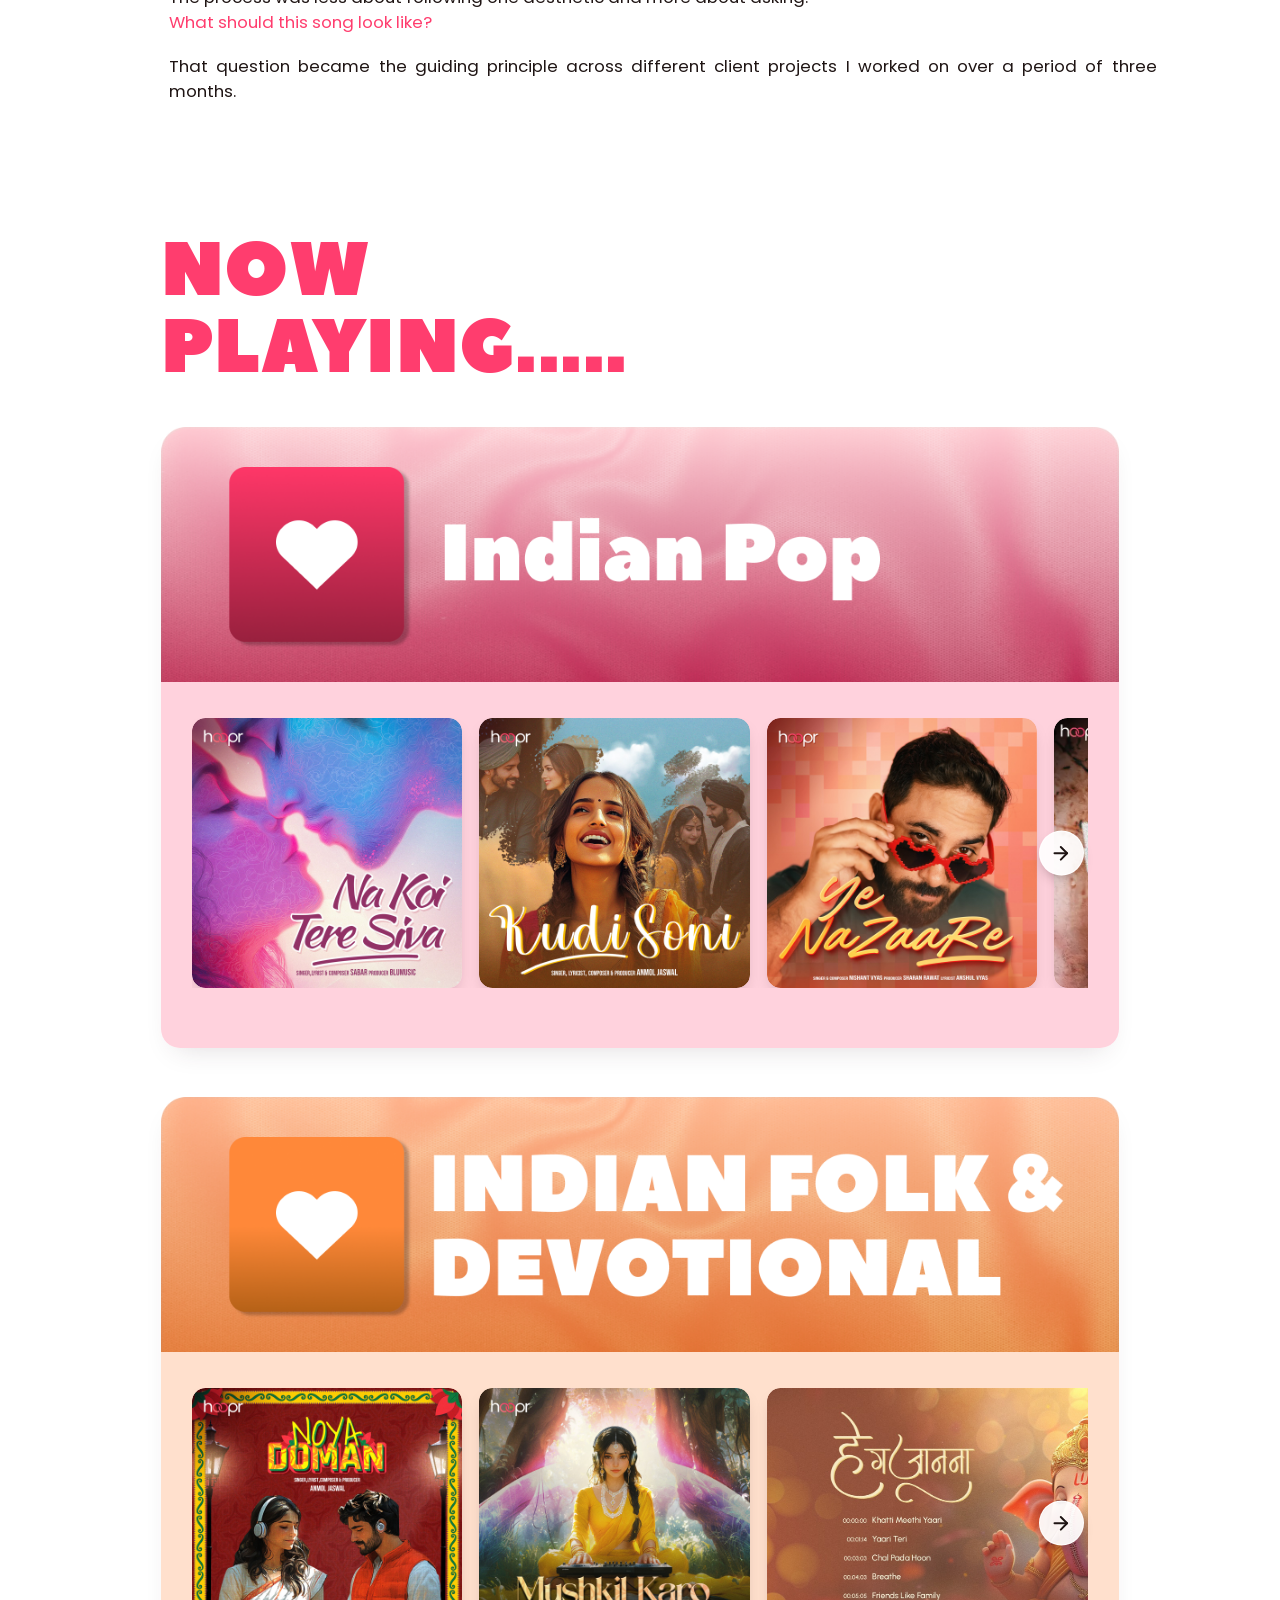
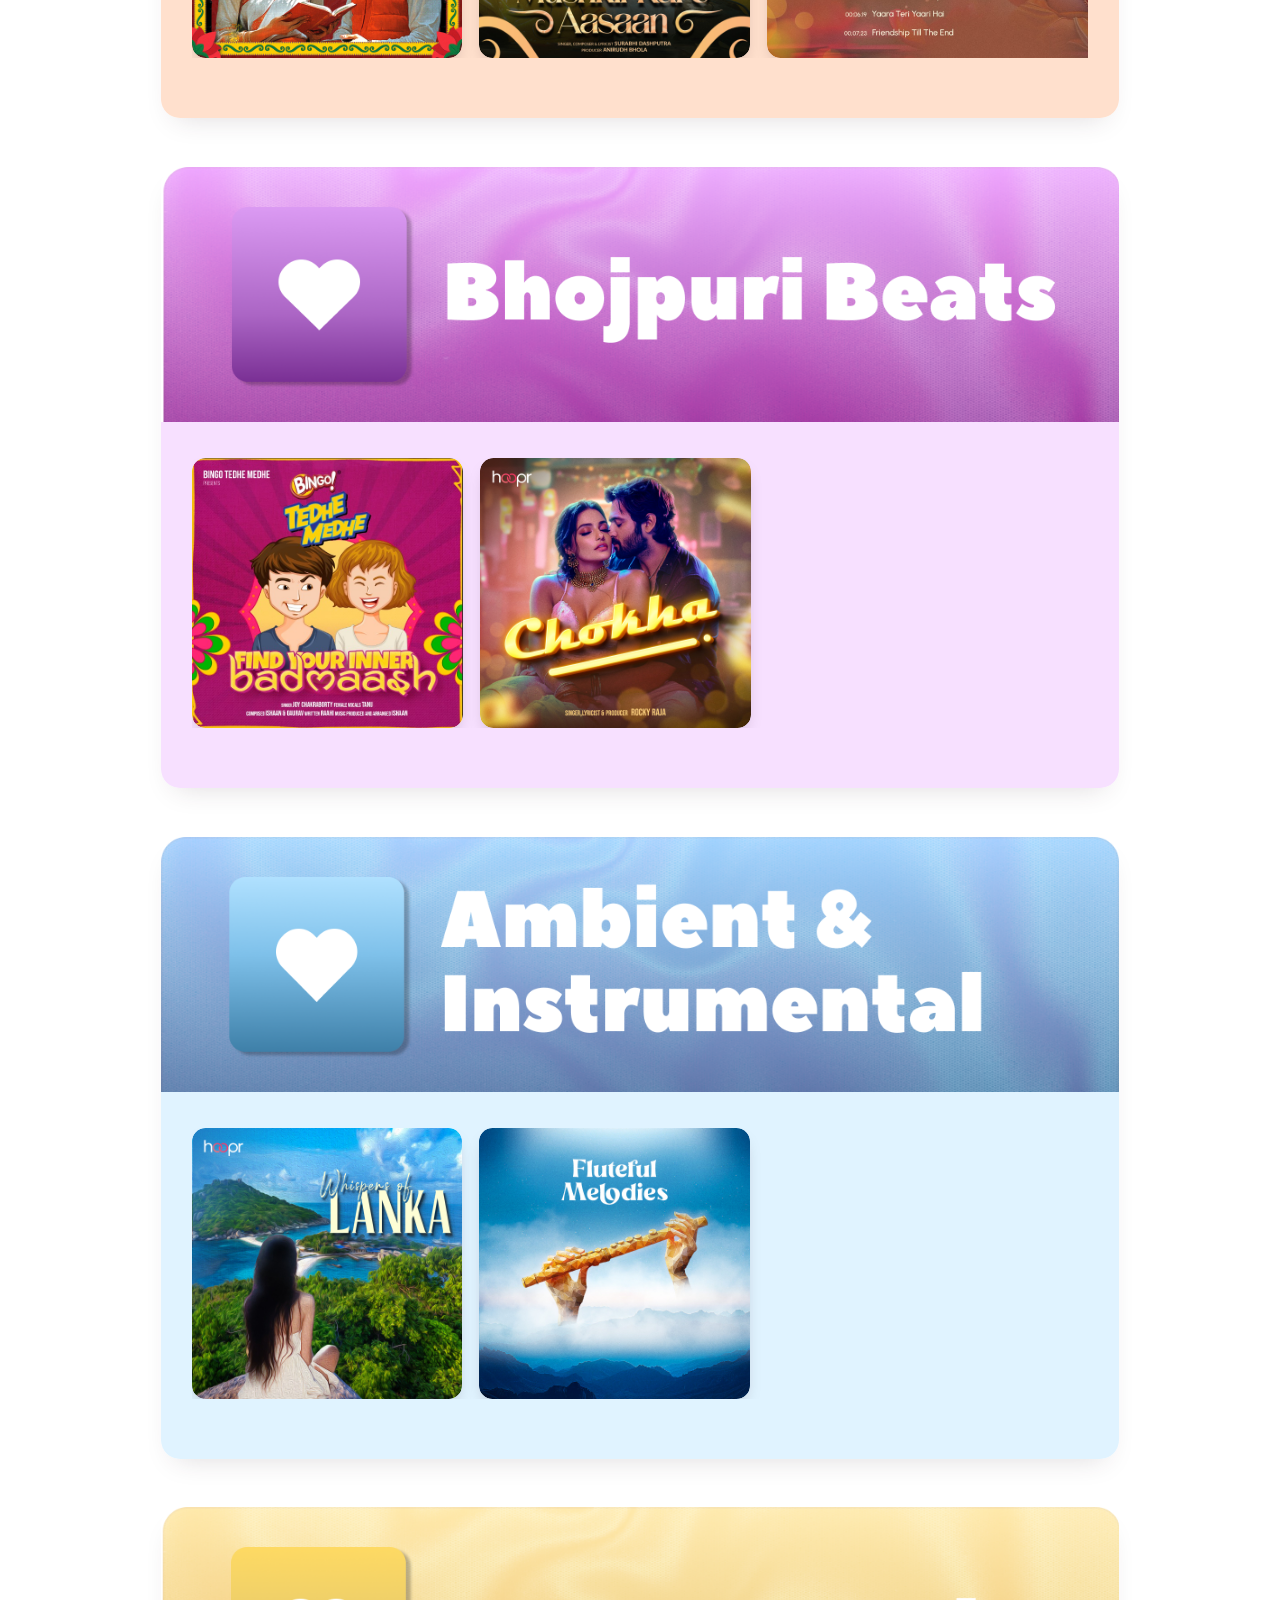
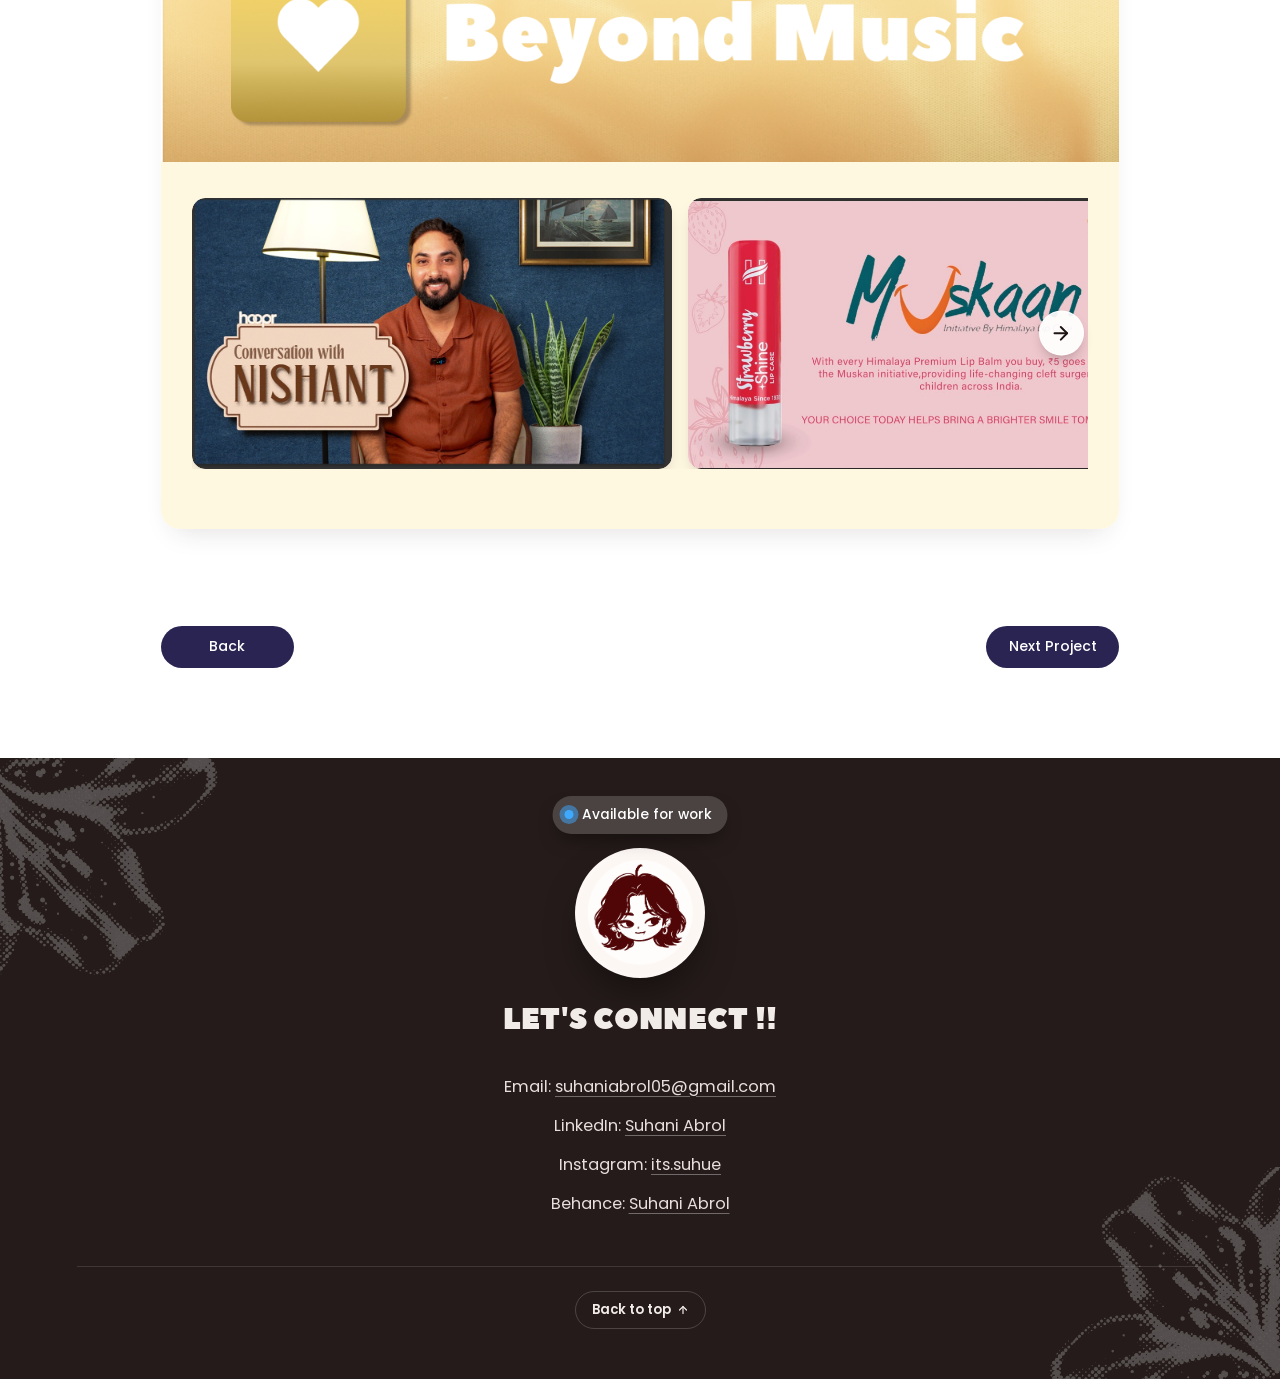
<file: hoopr.html>
<!DOCTYPE html>
<html lang="en">
<head>
<meta charset="UTF-8">
<meta name="viewport" content="width=device-width, initial-scale=1.0">
<title>Hoopr — Music Artworks | Suhani Abrol</title>
<meta name="description" content="Music Artworks for Hoopr — digital cover art, art direction and visual concept development across romantic, folk, devotional, Bhojpuri and instrumental music.">
<link rel="icon" href="assets/images/favicon.webp">
<link rel="preconnect" href="https://fonts.googleapis.com">
<link href="https://fonts.googleapis.com/css2?family=Caveat:wght@500;600;700&family=Poppins:wght@300;400;500;600;700;800&display=swap" rel="stylesheet">
<link rel="stylesheet" href="styles.css">
<link rel="stylesheet" href="hoopr.css">
</head>
<body class="page-hoopr">

<!-- ================= HEADER ================= -->
<header class="site-header">
  <nav class="nav-pill" aria-label="Primary">
    <div class="nav-avatar"><a href="index.html"><img src="assets/images/favicon.webp" alt="Suhani Abrol logo"></a></div>
    <ul class="nav-links">
      <li><a href="about.html" class="nav-link">About me<span class="dot"></span></a></li>
      <li><a href="index.html#work" class="nav-link active" aria-current="page">Projects<span class="dot"></span></a></li>
      <li><a href="index.html#about-me" class="nav-link">Other works<span class="dot"></span></a></li>
      <li><a href="index.html#contact" class="nav-link">Contact<span class="dot"></span></a></li>
    </ul>
  </nav>
  <div class="social-cluster">
    <a href="https://instagram.com/its.suhue" target="_blank" rel="noopener" aria-label="Instagram">
      <svg viewBox="0 0 24 24" fill="none" stroke="currentColor" stroke-width="2"><rect x="3" y="3" width="18" height="18" rx="5"/><circle cx="12" cy="12" r="4"/><circle cx="17.5" cy="6.5" r="1"/></svg>
    </a>
    <a href="https://www.linkedin.com/in/suhani-abrol-204681282/" target="_blank" rel="noopener" aria-label="LinkedIn">
      <svg viewBox="0 0 24 24" fill="currentColor"><path d="M4.98 3.5C4.98 4.88 3.87 6 2.5 6S0 4.88 0 3.5 1.12 1 2.5 1s2.48 1.12 2.48 2.5zM.4 8.75h4.2V23H.4V8.75zM8.4 8.75h4.02v1.95h.06c.56-1.06 1.94-2.18 4-2.18 4.28 0 5.07 2.82 5.07 6.48V23h-4.2v-6.9c0-1.65-.03-3.77-2.3-3.77-2.3 0-2.66 1.8-2.66 3.65V23H8.4V8.75z"/></svg>
    </a>
    <a href="https://behance.net/suhaniabrol" target="_blank" rel="noopener" aria-label="Behance">
      <svg viewBox="0 0 24 24" fill="currentColor"><path d="M7.8 10.5c1.4-.6 2.1-1.7 2.1-3.2 0-2.6-2-3.8-4.4-3.8H0v15h5.9c2.6 0 5.1-1.3 5.1-4.2 0-1.8-.9-3.2-3.2-3.8zM2.9 5.6h2.3c1 0 1.9.3 1.9 1.5 0 1.1-.7 1.6-1.8 1.6H2.9V5.6zm2.6 10H2.9V10.9h2.7c1.3 0 2.2.6 2.2 2 0 1.5-1.1 2.7-2.3 2.7zM23.7 9.1h-6.9v1.4h6.9V9.1zM18.9 12c-3 0-5 2.1-5 5.1 0 3.1 1.9 5 5.1 5 2.4 0 4.1-1.1 4.8-3.3h-2.5c-.2.7-1.1 1.4-2.2 1.4-1.6 0-2.5-1-2.6-2.6h7.5c.1-3.2-1.4-5.6-5.1-5.6zm-2.4 4c.1-1.2 1-2 2.3-2 1.3 0 2 .8 2.1 2h-4.4z"/></svg>
    </a>
  </div>
  <button class="nav-toggle" id="hpNavToggle" aria-label="Open menu">
    <svg viewBox="0 0 24 24" fill="none" stroke="#fff" stroke-width="2" stroke-linecap="round"><line x1="4" y1="7" x2="20" y2="7"/><line x1="4" y1="12" x2="20" y2="12"/><line x1="4" y1="17" x2="20" y2="17"/></svg>
  </button>
</header>

<div class="mobile-menu" id="hpMobileMenu">
  <div class="mobile-menu-panel">
    <span class="mobile-close" id="hpMobileClose">&times;</span>
    <a href="about.html">About me →</a>
    <a href="index.html#work">Projects →</a>
    <a href="index.html#about-me">Other works →</a>
    <a href="index.html#contact">Contact →</a>
    <div class="msocial">
      <a href="https://instagram.com/its.suhue" target="_blank" rel="noopener" aria-label="Instagram"><svg viewBox="0 0 24 24" fill="none" stroke="currentColor" stroke-width="2" width="18" height="18"><rect x="3" y="3" width="18" height="18" rx="5"/><circle cx="12" cy="12" r="4"/></svg></a>
      <a href="https://www.linkedin.com/in/suhani-abrol-204681282/" target="_blank" rel="noopener" aria-label="LinkedIn"><svg viewBox="0 0 24 24" fill="currentColor" width="18" height="18"><path d="M4.98 3.5C4.98 4.88 3.87 6 2.5 6S0 4.88 0 3.5 1.12 1 2.5 1s2.48 1.12 2.48 2.5zM.4 8.75h4.2V23H.4V8.75zM8.4 8.75h4.02v1.95h.06c.56-1.06 1.94-2.18 4-2.18 4.28 0 5.07 2.82 5.07 6.48V23h-4.2v-6.9c0-1.65-.03-3.77-2.3-3.77-2.3 0-2.66 1.8-2.66 3.65V23H8.4V8.75z"/></svg></a>
      <a href="https://behance.net/suhaniabrol" target="_blank" rel="noopener" aria-label="Behance"><svg viewBox="0 0 24 24" fill="currentColor" width="18" height="18"><path d="M7.8 10.5c1.4-.6 2.1-1.7 2.1-3.2 0-2.6-2-3.8-4.4-3.8H0v15h5.9c2.6 0 5.1-1.3 5.1-4.2 0-1.8-.9-3.2-3.2-3.8zM2.9 5.6h2.3c1 0 1.9.3 1.9 1.5 0 1.1-.7 1.6-1.8 1.6H2.9V5.6zm2.6 10H2.9V10.9h2.7c1.3 0 2.2.6 2.2 2 0 1.5-1.1 2.7-2.3 2.7zM23.7 9.1h-6.9v1.4h6.9V9.1zM18.9 12c-3 0-5 2.1-5 5.1 0 3.1 1.9 5 5.1 5 2.4 0 4.1-1.1 4.8-3.3h-2.5c-.2.7-1.1 1.4-2.2 1.4-1.6 0-2.5-1-2.6-2.6h7.5c.1-3.2-1.4-5.6-5.1-5.6zm-2.4 4c.1-1.2 1-2 2.3-2 1.3 0 2 .8 2.1 2h-4.4z"/></svg></a>
    </div>
  </div>
</div>

<main class="hp-main">

  <!-- ============ 1. HERO ============ -->
  <section class="hp-hero">
    <!-- The vinyl sits on its own absolutely positioned layer purely so the
         rotation can never touch the flow. Nothing below it moves. -->
    <div class="hp-vinyl" aria-hidden="true">
      <img src="assets/images/hoopr/vinyl.png" alt="">
    </div>

    <div class="hp-hero-copy">
      <h1 class="hp-title">Music<br>Artworks</h1>

      <div class="hp-meta">
        <div class="hp-meta-col">
          <h2>Type</h2>
          <p>Professional Work</p>
        </div>
        <div class="hp-meta-col">
          <h2>Group</h2>
          <p>Internship</p>
        </div>
        <div class="hp-meta-col">
          <h2>Category</h2>
          <p>Music Artwork &bull; Digital Design &bull; Art Direction &bull; Visual Communication</p>
        </div>
      </div>
      <div class="hp-meta-role">
        <h2>Role</h2>
        <p>Graphic Design &bull; Art Direction &bull; Visual Concept Development &bull; Typography &bull; Image Composition &bull; Digital Artwork &bull; Promotional Design</p>
      </div>

      <!-- the bar's chrome stays as the supplied artwork; the strip below it
           is a live carousel holding every artwork, built in hoopr.js -->
      <div class="hp-featured">
        <img class="hp-featured-head" src="assets/images/hoopr/featured-head.png" alt="Featured works">
        <div class="hp-featured-body" id="hpFeatured"></div>
      </div>
    </div>
  </section>

  <!-- ============ 2. NOW YOU'RE LISTENING TO ============ -->
  <section class="hp-intro">
    <div class="hp-intro-head">
      <h2>Now You're<br>Listening To...</h2>
      <img class="hp-disc" src="assets/images/hoopr/hoopr-disc.png" alt="Hoopr">
    </div>

    <p>An Exploration Of Music Through Image, Typography, Colour And Visual Storytelling.</p>
    <p class="hp-pink">Music Doesn't Just Sound A Certain Way &mdash; It Feels A Certain Way.</p>
    <p class="hp-just">During my internship at Hoopr, I explored how those feelings could be translated into visual worlds. Each song became a starting point for a different visual direction, allowing me to experiment with imagery, typography, colour, composition and art direction.</p>
    <p>Rather than creating one fixed visual style, I approached every track as its own story.</p>

    <h3>What I made ?</h3>
    <p>I created a collection of digital music artworks spanning romantic tracks, Indian and folk-inspired music, dreamy compositions, energetic releases and travel-inspired sounds.</p>
    <p class="hp-just">My role involved developing visual concepts, exploring imagery and references, composing layouts, experimenting with typography and creating the final digital artworks.</p>
    <p class="hp-tight">The process was less about following one aesthetic and more about asking:</p>
    <p class="hp-pink">What should this song look like?</p>
    <p class="hp-just">That question became the guiding principle across different client projects I worked on over a period of three months.</p>
  </section>

  <!-- ============ 3. NOW PLAYING ============ -->
  <section class="hp-playing">
    <h2 class="hp-playing-head">Now<br>Playing.....</h2>
    <!-- the five playlist cards are built from the artwork data in hoopr.js -->
    <div class="hp-lists" id="hpLists"></div>
  </section>

</main>

<!-- ============ PROJECT NAVIGATION — closes the case study ============ -->
<!-- Same component as the Fluence page, in the same place: between the end of
     the case study and the footer. Fluence is next in the Selected Work order
     after Hoopr and its page exists, so this one is a real link. -->
<nav class="hp-projnav reveal" aria-label="Project navigation">
  <div class="hp-projnav-inner">
    <a class="hp-projbtn" href="index.html#work">Back</a>
    <a class="hp-projbtn" href="fluence.html">Next Project</a>
  </div>
</nav>

<!-- ================= FOOTER / CONTACT ================= -->
<!-- The homepage footer markup, reused unchanged. The only difference is the
     back-to-top target: this page has no #about section, so it uses the #top
     document fragment, exactly as the Fluence and About pages do. -->
<footer class="site-footer" id="contact">
  <div class="leaf tl">
    <img src="assets/images/leaf-tl.webp" alt="">
  </div>
  <div class="leaf br">
    <img src="assets/images/leaf-br.webp" alt="">
  </div>

  <div class="avail-wrap reveal">
    <div class="avail-badge"><span class="pulse-dot"></span>Available for work</div>
    <div class="footer-avatar"><img src="assets/images/footer-avatar.png" alt="Suhani Abrol"></div>
  </div>

  <h2 class="reveal">LET'S CONNECT !!</h2>

  <ul class="contact-list reveal">
    <li>Email: <button class="copy-email" data-copy="suhaniabrol05@gmail.com">suhaniabrol05@gmail.com</button></li>
    <li>LinkedIn: <a href="https://www.linkedin.com/in/suhani-abrol-204681282/" target="_blank" rel="noopener">Suhani Abrol</a></li>
    <li>Instagram: <a href="https://instagram.com/its.suhue" target="_blank" rel="noopener">its.suhue</a></li>
    <li>Behance: <a href="https://behance.net/suhaniabrol" target="_blank" rel="noopener">Suhani Abrol</a></li>
  </ul>

  <div class="footer-bottom">
    <a href="#top" class="to-top">
      Back to top
      <svg viewBox="0 0 24 24" fill="none" stroke="currentColor" stroke-width="2.4" stroke-linecap="round"><line x1="5" y1="12" x2="19" y2="12"/><polyline points="12 5 19 12 12 19"/></svg>
    </a>
  </div>
</footer>

<div class="toast" id="toast">Copied to clipboard ✦</div>

<script src="hoopr.js"></script>
</body>
</html>
</file>
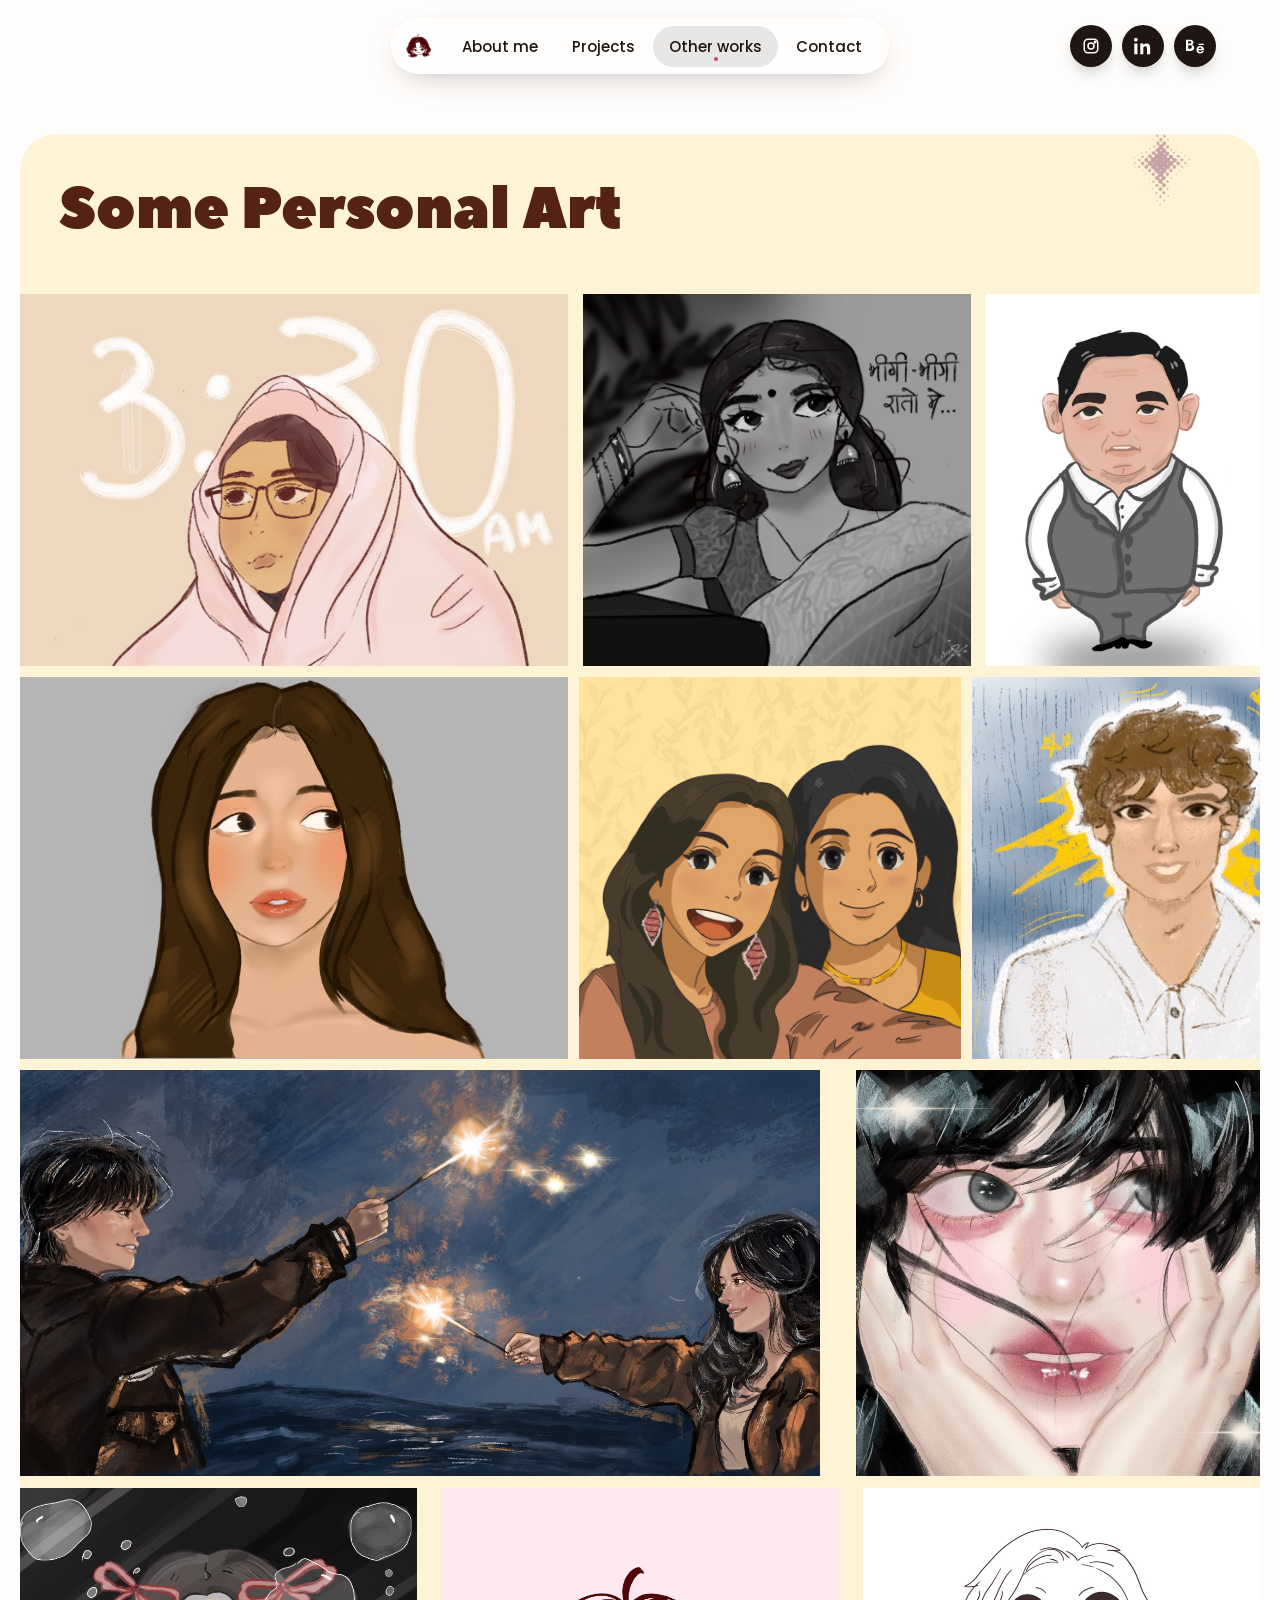
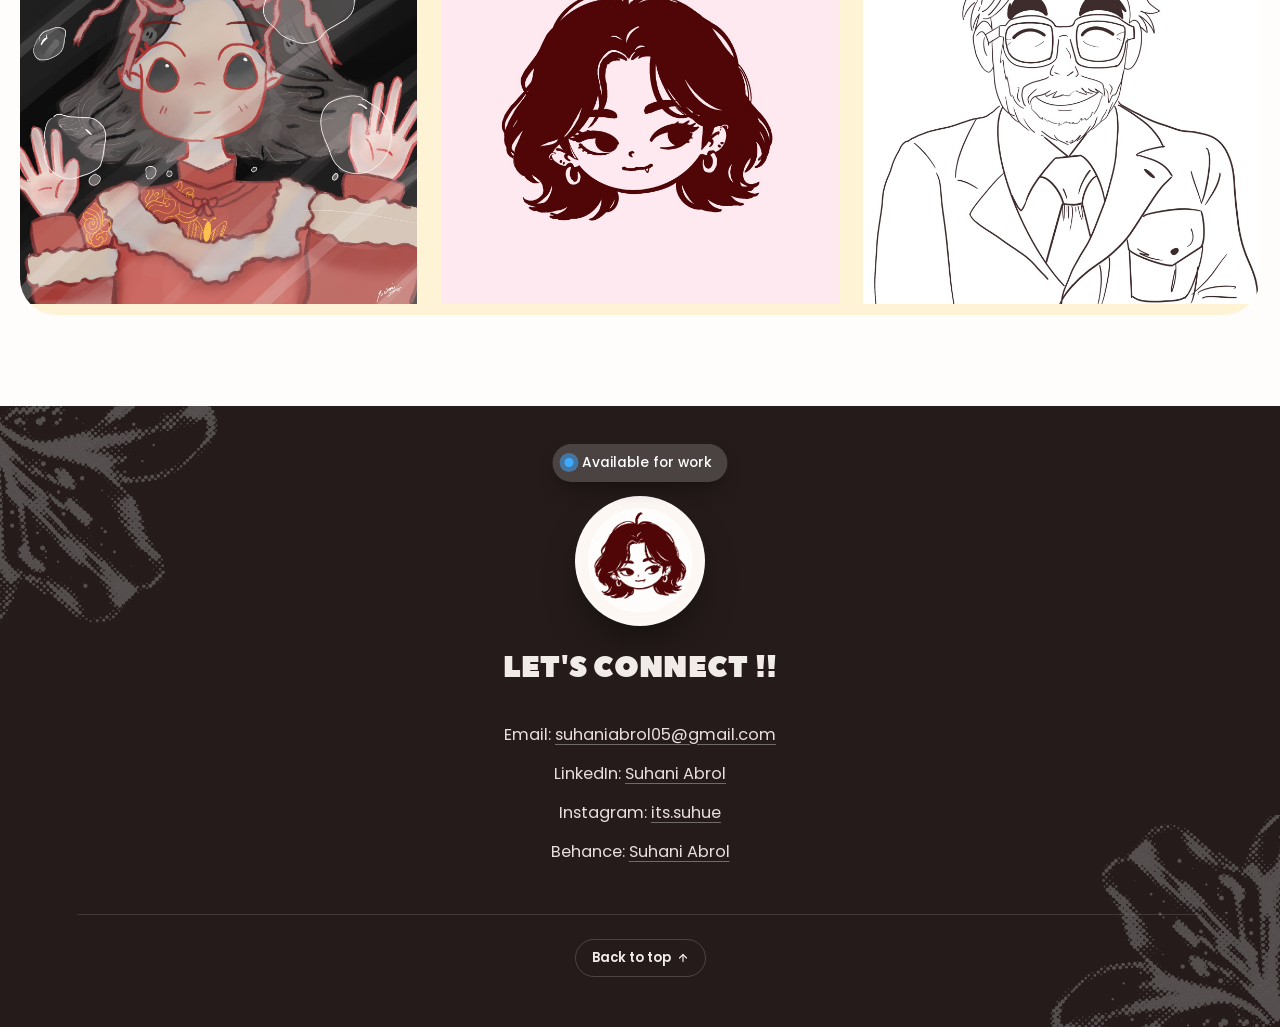
<file: other-works.html>
<!DOCTYPE html>
<html lang="en">
<head>
<meta charset="UTF-8">
<meta name="viewport" content="width=device-width, initial-scale=1.0">
<title>Other Works — Personal Art | Suhani Abrol</title>
<meta name="description" content="Some personal art by Suhani Abrol — illustration, character work and digital painting made outside of client and college projects.">
<link rel="icon" href="assets/images/favicon.webp">
<link rel="preconnect" href="https://fonts.googleapis.com">
<link href="https://fonts.googleapis.com/css2?family=Caveat:wght@500;600;700&family=Poppins:wght@300;400;500;600;700;800&display=swap" rel="stylesheet">
<link rel="stylesheet" href="styles.css">
<link rel="stylesheet" href="other-works.css">
</head>
<body class="page-otherworks">

<!-- ================= HEADER ================= -->
<!-- The homepage navigation, reused unchanged. .page-otherworks is added to the
     shared frosted-nav selectors in styles.css so this page follows the
     homepage nav automatically if it ever changes. -->
<header class="site-header">
  <nav class="nav-pill" aria-label="Primary">
    <div class="nav-avatar"><a href="index.html"><img src="assets/images/favicon.webp" alt="Suhani Abrol logo"></a></div>
    <ul class="nav-links">
      <li><a href="about.html" class="nav-link">About me<span class="dot"></span></a></li>
      <li><a href="index.html#work" class="nav-link">Projects<span class="dot"></span></a></li>
      <li><a href="other-works.html" class="nav-link active" aria-current="page">Other works<span class="dot"></span></a></li>
      <li><a href="index.html#contact" class="nav-link">Contact<span class="dot"></span></a></li>
    </ul>
  </nav>
  <div class="social-cluster">
    <a href="https://instagram.com/its.suhue" target="_blank" rel="noopener" aria-label="Instagram">
      <svg viewBox="0 0 24 24" fill="none" stroke="currentColor" stroke-width="2"><rect x="3" y="3" width="18" height="18" rx="5"/><circle cx="12" cy="12" r="4"/><circle cx="17.5" cy="6.5" r="1"/></svg>
    </a>
    <a href="https://www.linkedin.com/in/suhani-abrol-204681282/" target="_blank" rel="noopener" aria-label="LinkedIn">
      <svg viewBox="0 0 24 24" fill="currentColor"><path d="M4.98 3.5C4.98 4.88 3.87 6 2.5 6S0 4.88 0 3.5 1.12 1 2.5 1s2.48 1.12 2.48 2.5zM.4 8.75h4.2V23H.4V8.75zM8.4 8.75h4.02v1.95h.06c.56-1.06 1.94-2.18 4-2.18 4.28 0 5.07 2.82 5.07 6.48V23h-4.2v-6.9c0-1.65-.03-3.77-2.3-3.77-2.3 0-2.66 1.8-2.66 3.65V23H8.4V8.75z"/></svg>
    </a>
    <a href="https://behance.net/suhaniabrol" target="_blank" rel="noopener" aria-label="Behance">
      <svg viewBox="0 0 24 24" fill="currentColor"><path d="M7.8 10.5c1.4-.6 2.1-1.7 2.1-3.2 0-2.6-2-3.8-4.4-3.8H0v15h5.9c2.6 0 5.1-1.3 5.1-4.2 0-1.8-.9-3.2-3.2-3.8zM2.9 5.6h2.3c1 0 1.9.3 1.9 1.5 0 1.1-.7 1.6-1.8 1.6H2.9V5.6zm2.6 10H2.9V10.9h2.7c1.3 0 2.2.6 2.2 2 0 1.5-1.1 2.7-2.3 2.7zM23.7 9.1h-6.9v1.4h6.9V9.1zM18.9 12c-3 0-5 2.1-5 5.1 0 3.1 1.9 5 5.1 5 2.4 0 4.1-1.1 4.8-3.3h-2.5c-.2.7-1.1 1.4-2.2 1.4-1.6 0-2.5-1-2.6-2.6h7.5c.1-3.2-1.4-5.6-5.1-5.6zm-2.4 4c.1-1.2 1-2 2.3-2 1.3 0 2 .8 2.1 2h-4.4z"/></svg>
    </a>
  </div>
  <button class="nav-toggle" id="owNavToggle" aria-label="Open menu">
    <svg viewBox="0 0 24 24" fill="none" stroke="#fff" stroke-width="2" stroke-linecap="round"><line x1="4" y1="7" x2="20" y2="7"/><line x1="4" y1="12" x2="20" y2="12"/><line x1="4" y1="17" x2="20" y2="17"/></svg>
  </button>
</header>

<div class="mobile-menu" id="owMobileMenu">
  <div class="mobile-menu-panel">
    <span class="mobile-close" id="owMobileClose">&times;</span>
    <a href="about.html">About me →</a>
    <a href="index.html#work">Projects →</a>
    <a href="other-works.html">Other works →</a>
    <a href="index.html#contact">Contact →</a>
    <div class="msocial">
      <a href="https://instagram.com/its.suhue" target="_blank" rel="noopener" aria-label="Instagram"><svg viewBox="0 0 24 24" fill="none" stroke="currentColor" stroke-width="2" width="18" height="18"><rect x="3" y="3" width="18" height="18" rx="5"/><circle cx="12" cy="12" r="4"/></svg></a>
      <a href="https://www.linkedin.com/in/suhani-abrol-204681282/" target="_blank" rel="noopener" aria-label="LinkedIn"><svg viewBox="0 0 24 24" fill="currentColor" width="18" height="18"><path d="M4.98 3.5C4.98 4.88 3.87 6 2.5 6S0 4.88 0 3.5 1.12 1 2.5 1s2.48 1.12 2.48 2.5zM.4 8.75h4.2V23H.4V8.75zM8.4 8.75h4.02v1.95h.06c.56-1.06 1.94-2.18 4-2.18 4.28 0 5.07 2.82 5.07 6.48V23h-4.2v-6.9c0-1.65-.03-3.77-2.3-3.77-2.3 0-2.66 1.8-2.66 3.65V23H8.4V8.75z"/></svg></a>
      <a href="https://behance.net/suhaniabrol" target="_blank" rel="noopener" aria-label="Behance"><svg viewBox="0 0 24 24" fill="currentColor" width="18" height="18"><path d="M7.8 10.5c1.4-.6 2.1-1.7 2.1-3.2 0-2.6-2-3.8-4.4-3.8H0v15h5.9c2.6 0 5.1-1.3 5.1-4.2 0-1.8-.9-3.2-3.2-3.8zM2.9 5.6h2.3c1 0 1.9.3 1.9 1.5 0 1.1-.7 1.6-1.8 1.6H2.9V5.6zm2.6 10H2.9V10.9h2.7c1.3 0 2.2.6 2.2 2 0 1.5-1.1 2.7-2.3 2.7zM23.7 9.1h-6.9v1.4h6.9V9.1zM18.9 12c-3 0-5 2.1-5 5.1 0 3.1 1.9 5 5.1 5 2.4 0 4.1-1.1 4.8-3.3h-2.5c-.2.7-1.1 1.4-2.2 1.4-1.6 0-2.5-1-2.6-2.6h7.5c.1-3.2-1.4-5.6-5.1-5.6zm-2.4 4c.1-1.2 1-2 2.3-2 1.3 0 2 .8 2.1 2h-4.4z"/></svg></a>
    </div>
  </div>
</div>

<main class="ow-main">

  <!-- ============ SOME PERSONAL ART ============ -->
  <section class="ow-panel reveal">
    <div class="ow-deco" aria-hidden="true"><img src="assets/images/diamonds-deco.png" alt=""></div>

    <h1 class="ow-title">Some Personal Art</h1>

    <div class="ow-grid">
      <!-- the four rows keep the proportions of the supplied layout -->
      <div class="ow-row ow-row-1">
        <figure class="ow-tile"><img src="assets/images/art/art-330am.jpg" alt="3:30 AM — a girl wrapped in a pink blanket, awake in the small hours." loading="lazy"></figure>
        <figure class="ow-tile"><img src="assets/images/art/art-bhigi-bhigi.jpg" alt="Bhigi-bhigi raaton mein — a black and white portrait in a sari and jhumkas." loading="lazy"></figure>
        <figure class="ow-tile"><img src="assets/images/art/art-gentleman.jpg" alt="A caricature of a gentleman in a grey three-piece suit." loading="lazy"></figure>
      </div>

      <div class="ow-row ow-row-2">
        <figure class="ow-tile"><img src="assets/images/art/art-portrait-grey.jpg" alt="A soft-lit portrait of a long-haired girl on a grey ground." loading="lazy"></figure>
        <figure class="ow-tile"><img src="assets/images/art/art-two-girls.jpg" alt="Two friends laughing together against a yellow botanical backdrop." loading="lazy"></figure>
        <figure class="ow-tile"><img src="assets/images/art/art-curly-boy.jpg" alt="A curly-haired boy in a white shirt, painted against a blue sky." loading="lazy"></figure>
      </div>

      <div class="ow-row ow-row-3">
        <figure class="ow-tile"><img src="assets/images/art/art-sparklers.jpg" alt="Two figures holding sparklers against a night sky." loading="lazy"></figure>
        <figure class="ow-tile"><img src="assets/images/art/art-closeup.jpg" alt="A close-up portrait, hands framing the face, in pink and black." loading="lazy"></figure>
      </div>

      <div class="ow-row ow-row-4">
        <figure class="ow-tile"><img src="assets/images/art/art-red-dress.jpg" alt="A girl in a red dress with ribboned hair, surrounded by bubbles underwater." loading="lazy"></figure>
        <figure class="ow-tile"><img src="assets/images/art/art-chibi.jpg" alt="A chibi character with wavy hair and hoop earrings on a pink ground." loading="lazy"></figure>
        <figure class="ow-tile"><img src="assets/images/art/art-lineart.jpg" alt="A line-art portrait of a smiling man in glasses and a suit." loading="lazy"></figure>
      </div>
    </div>
  </section>

</main>

<!-- ================= FOOTER / CONTACT ================= -->
<!-- The homepage footer markup, reused unchanged. The only difference is the
     back-to-top target: this page has no #about section, so it uses the #top
     document fragment, exactly as the other inner pages do. -->
<footer class="site-footer" id="contact">
  <div class="leaf tl">
    <img src="assets/images/leaf-tl.webp" alt="">
  </div>
  <div class="leaf br">
    <img src="assets/images/leaf-br.webp" alt="">
  </div>

  <div class="avail-wrap reveal">
    <div class="avail-badge"><span class="pulse-dot"></span>Available for work</div>
    <div class="footer-avatar"><img src="assets/images/footer-avatar.png" alt="Suhani Abrol"></div>
  </div>

  <h2 class="reveal">LET'S CONNECT !!</h2>

  <ul class="contact-list reveal">
    <li>Email: <button class="copy-email" data-copy="suhaniabrol05@gmail.com">suhaniabrol05@gmail.com</button></li>
    <li>LinkedIn: <a href="https://www.linkedin.com/in/suhani-abrol-204681282/" target="_blank" rel="noopener">Suhani Abrol</a></li>
    <li>Instagram: <a href="https://instagram.com/its.suhue" target="_blank" rel="noopener">its.suhue</a></li>
    <li>Behance: <a href="https://behance.net/suhaniabrol" target="_blank" rel="noopener">Suhani Abrol</a></li>
  </ul>

  <div class="footer-bottom">
    <a href="#top" class="to-top">
      Back to top
      <svg viewBox="0 0 24 24" fill="none" stroke="currentColor" stroke-width="2.4" stroke-linecap="round"><line x1="5" y1="12" x2="19" y2="12"/><polyline points="12 5 19 12 12 19"/></svg>
    </a>
  </div>
</footer>

<div class="toast" id="toast">Copied to clipboard ✦</div>

<script src="other-works.js"></script>
</body>
</html>
</file>
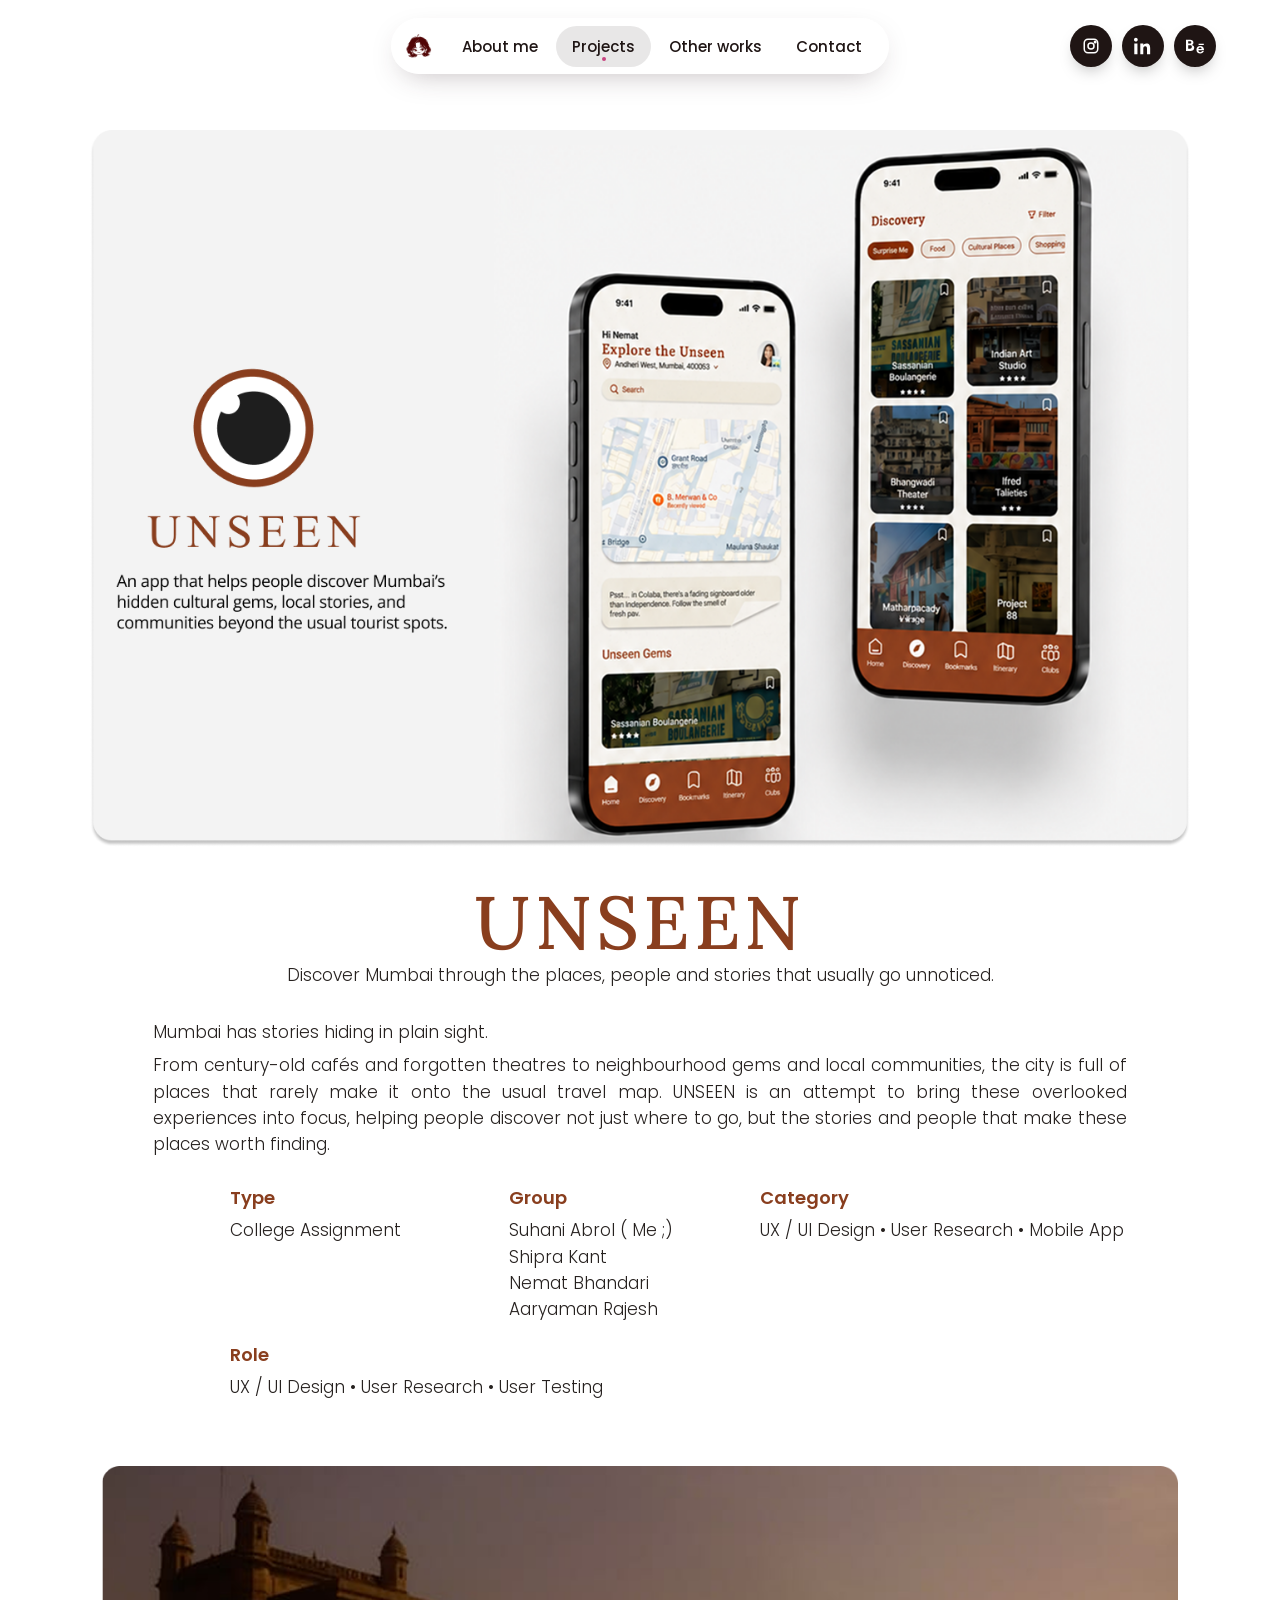
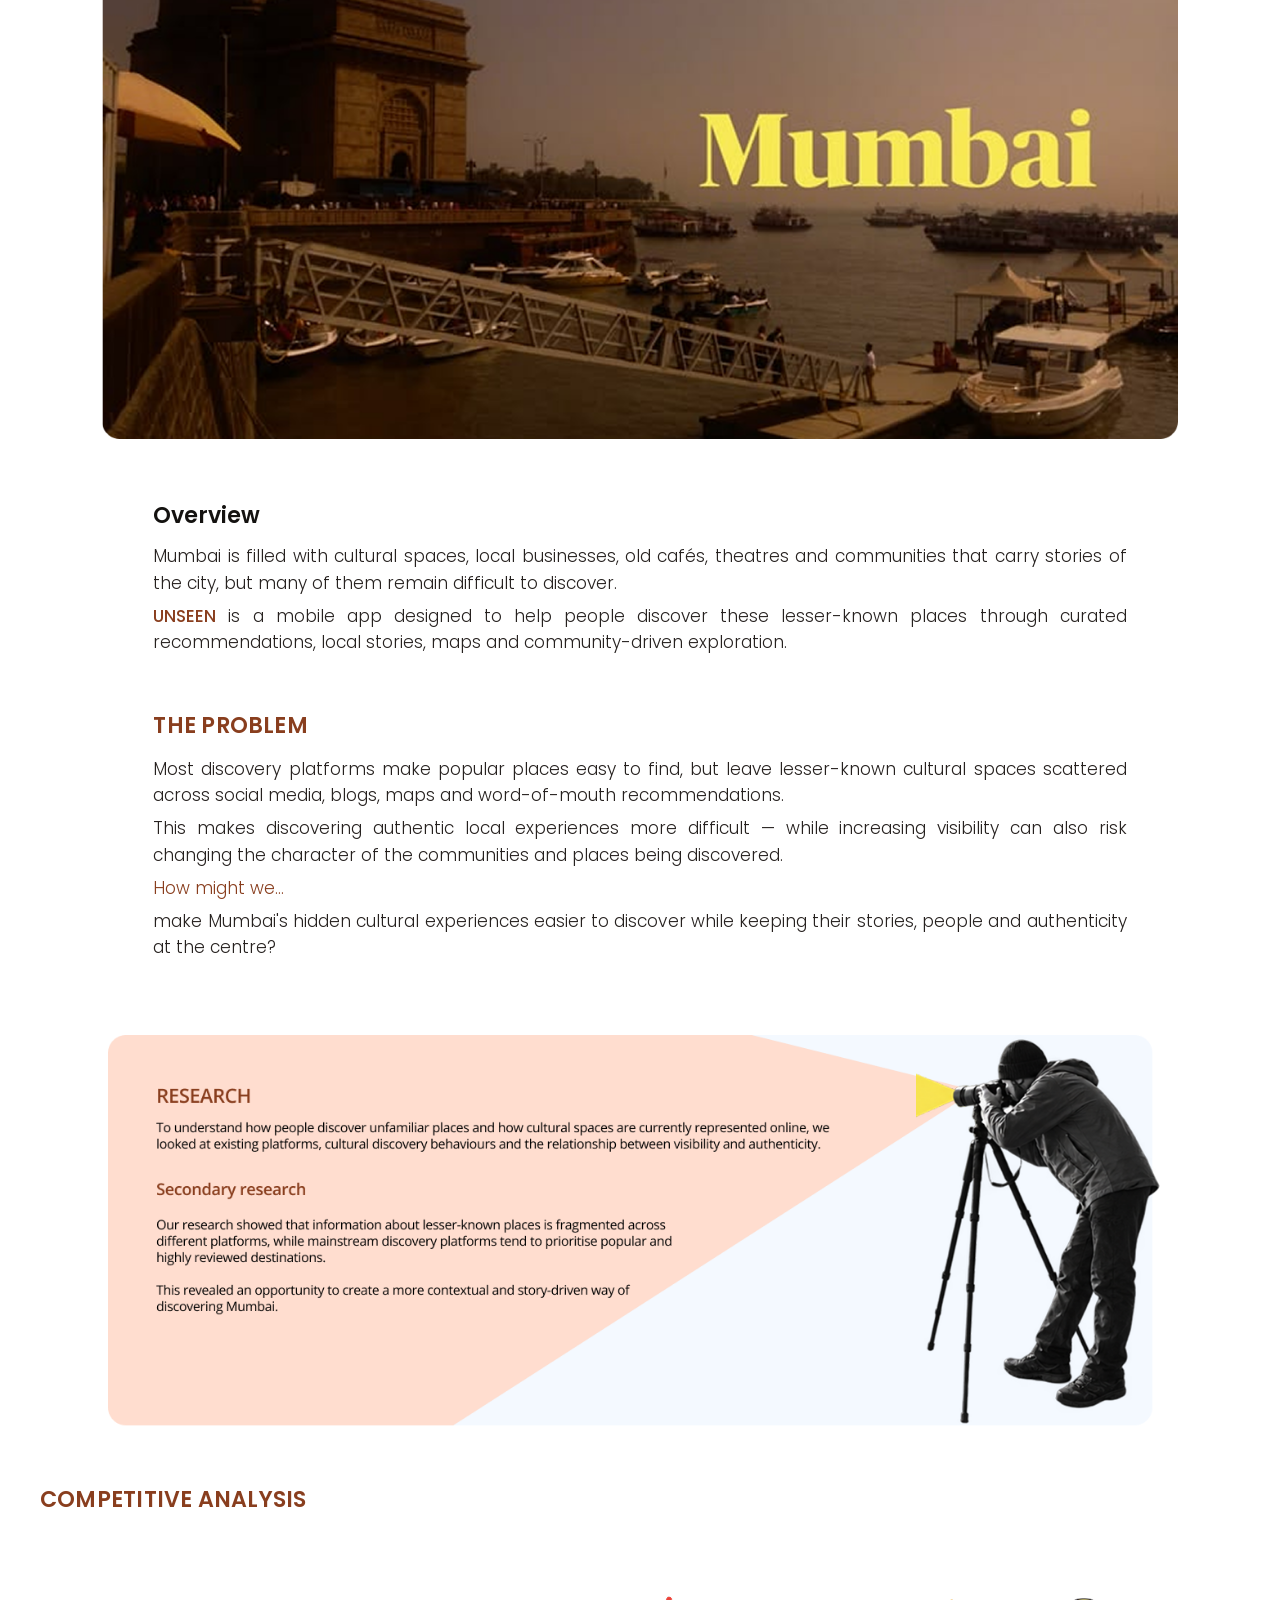
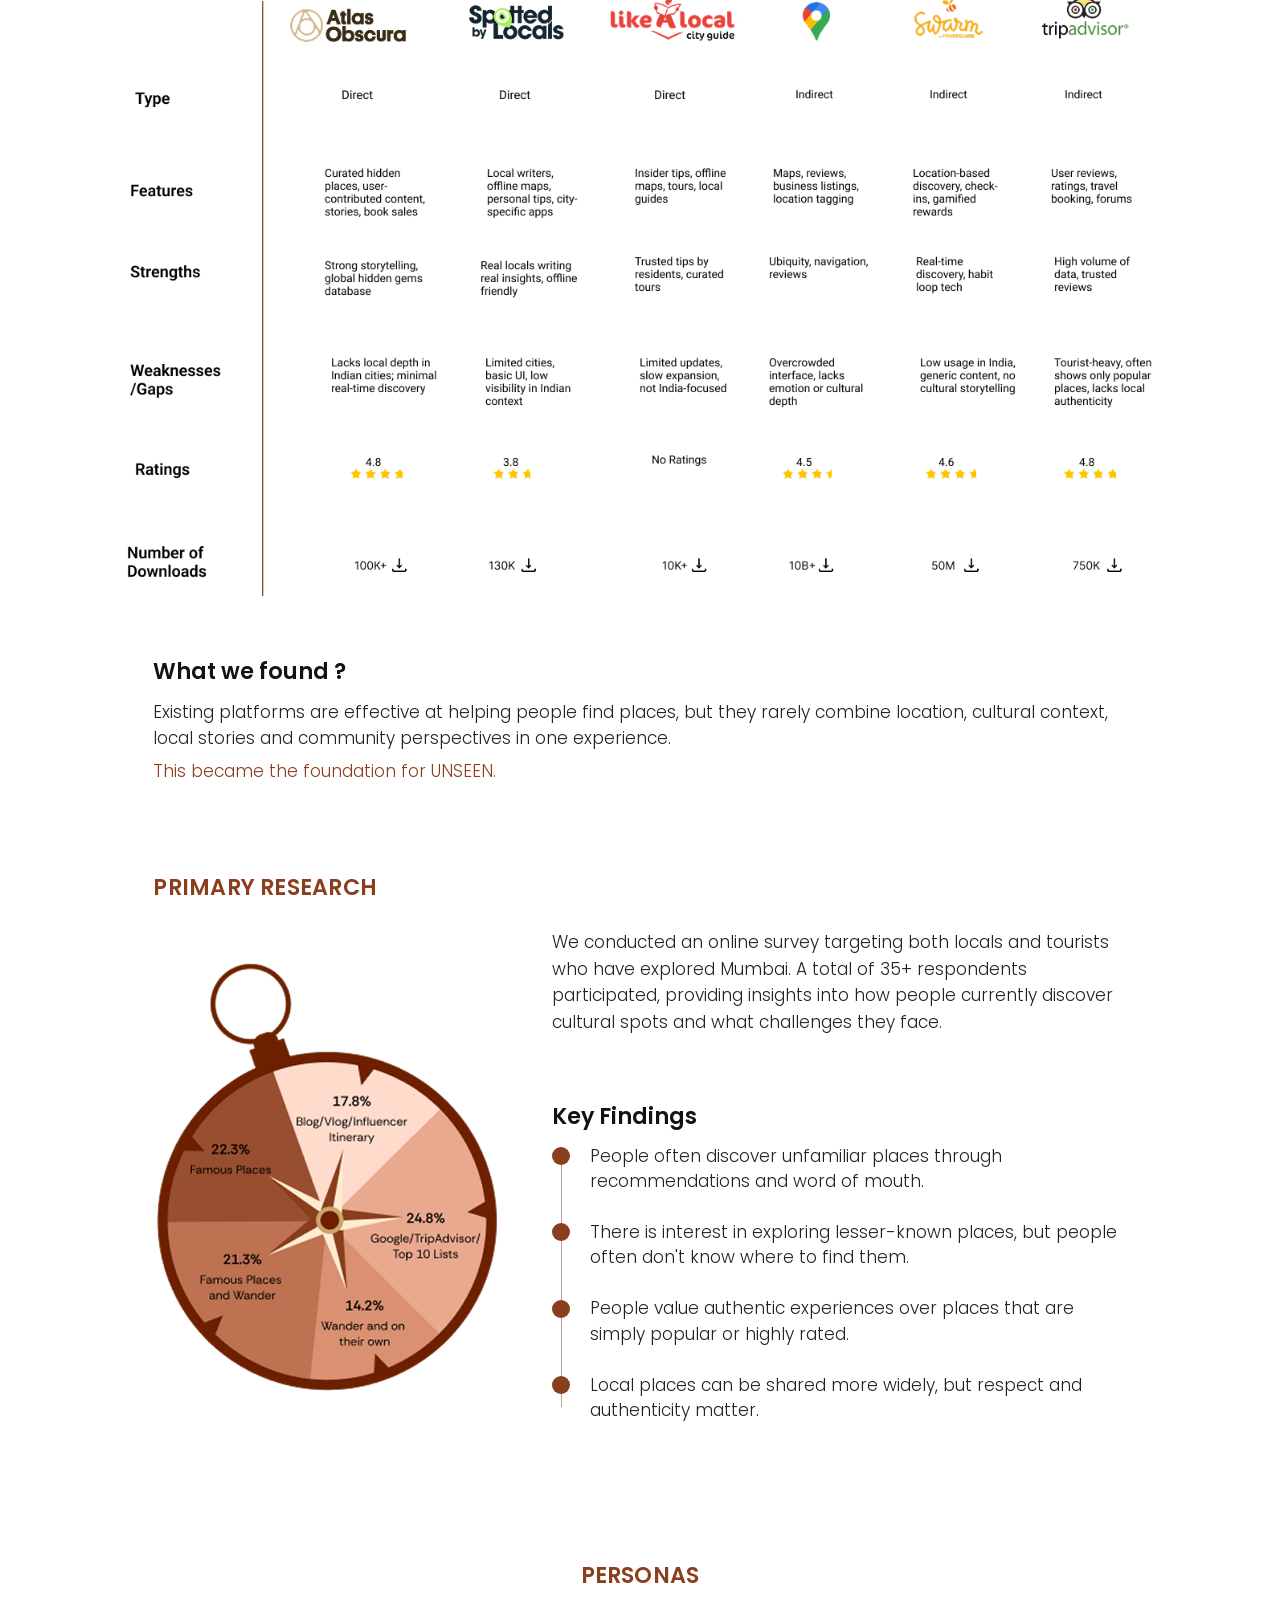
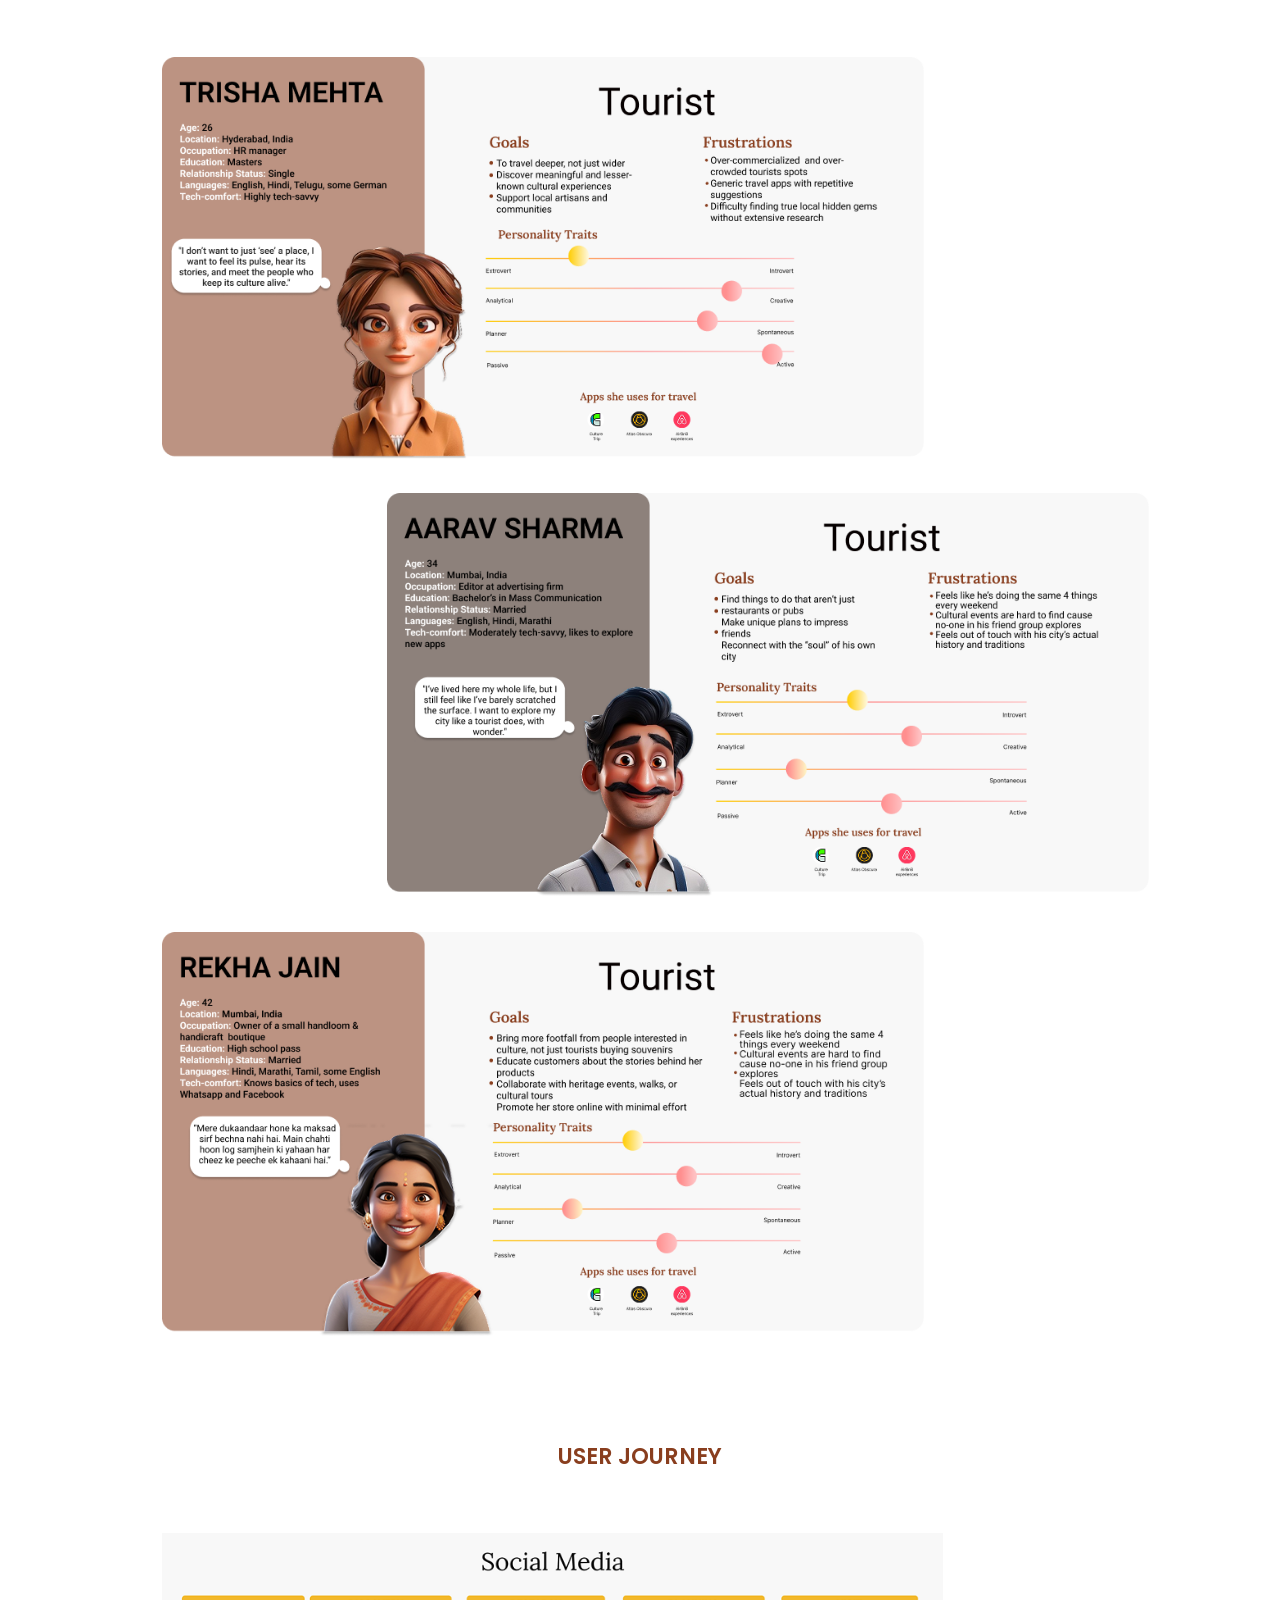
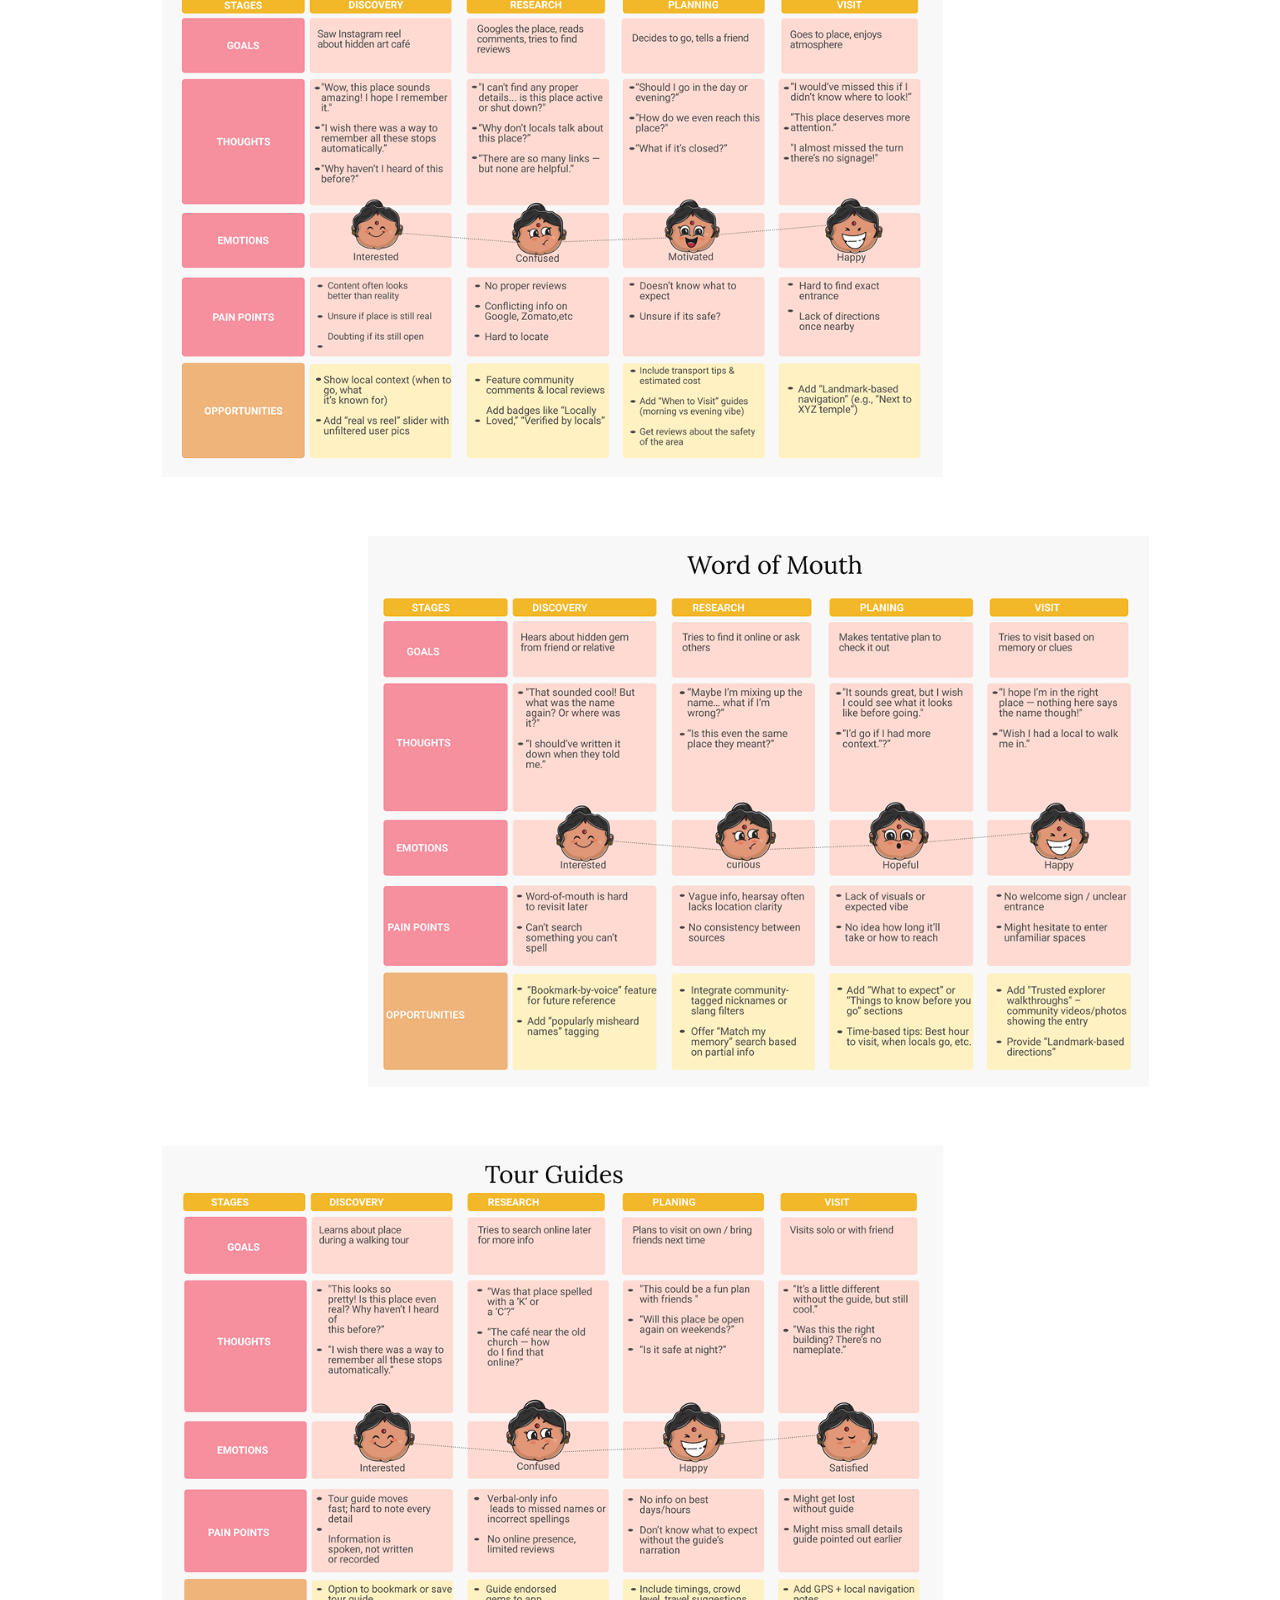
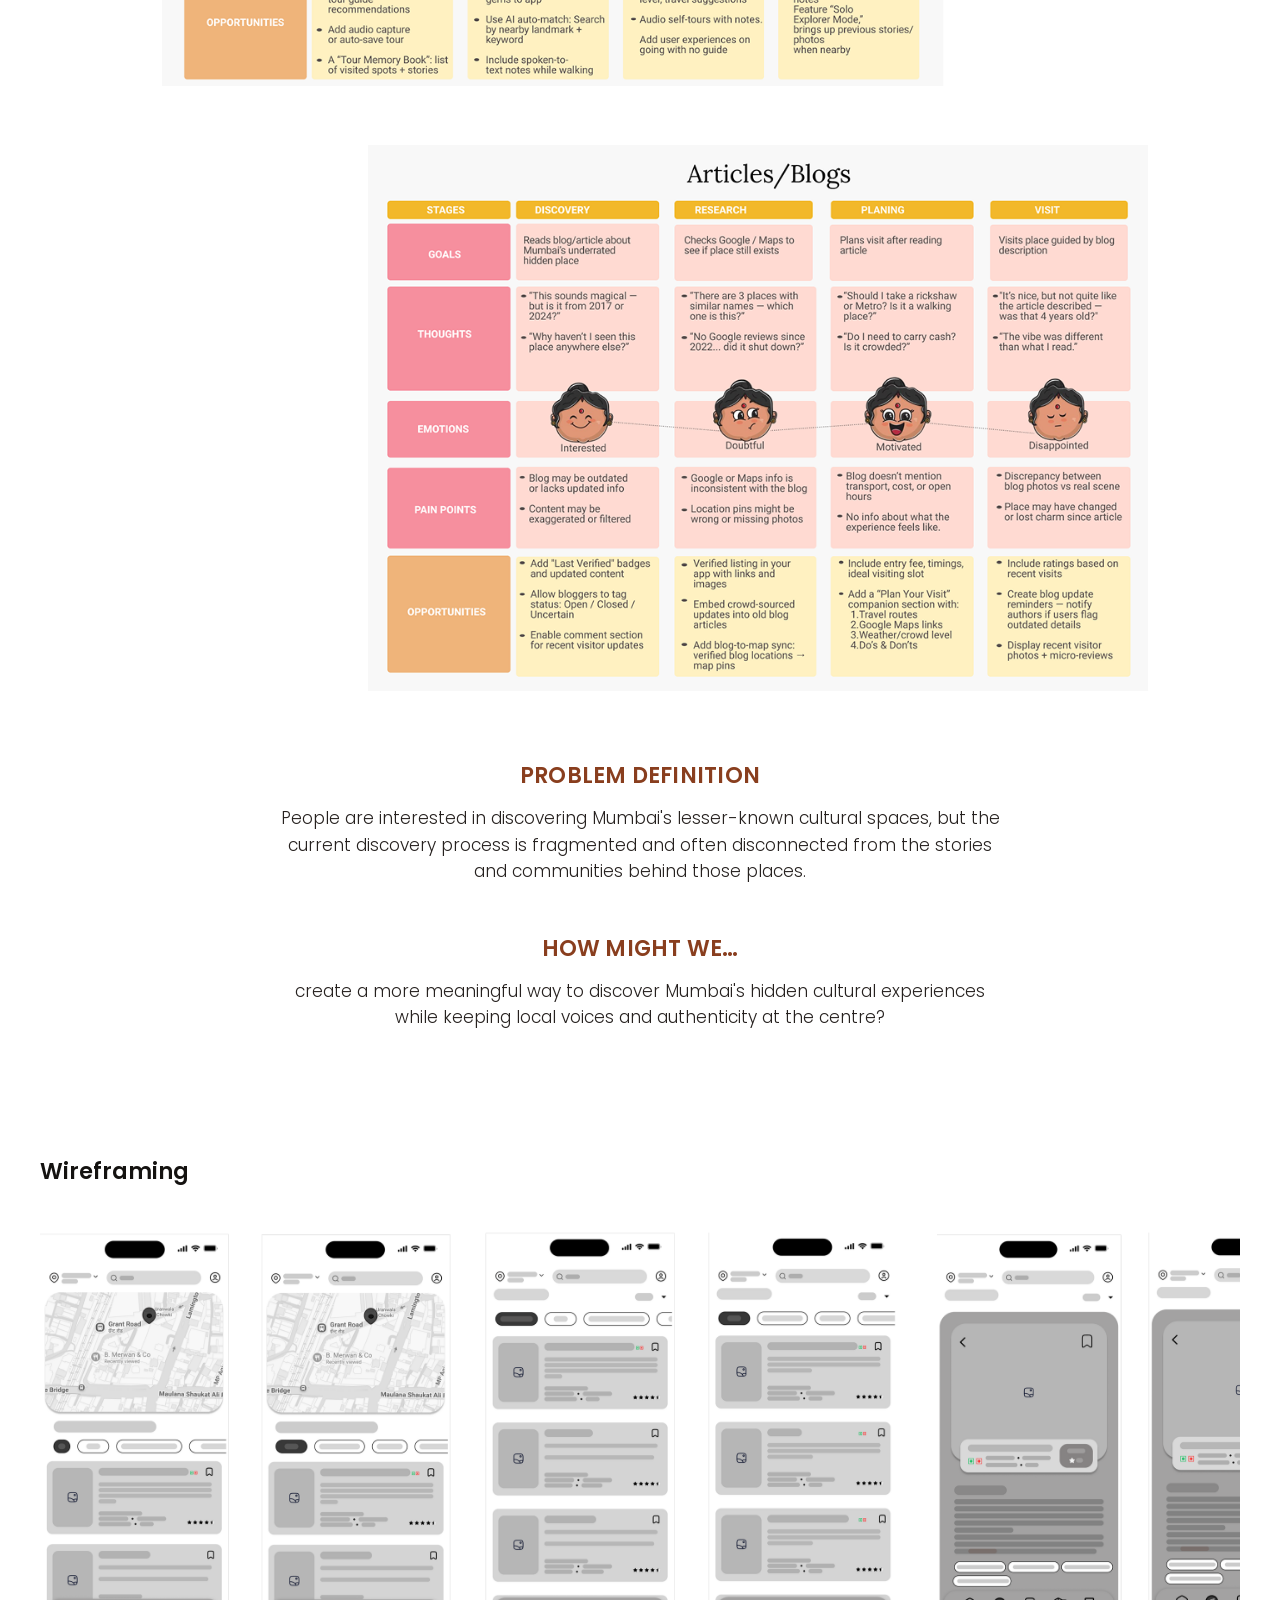
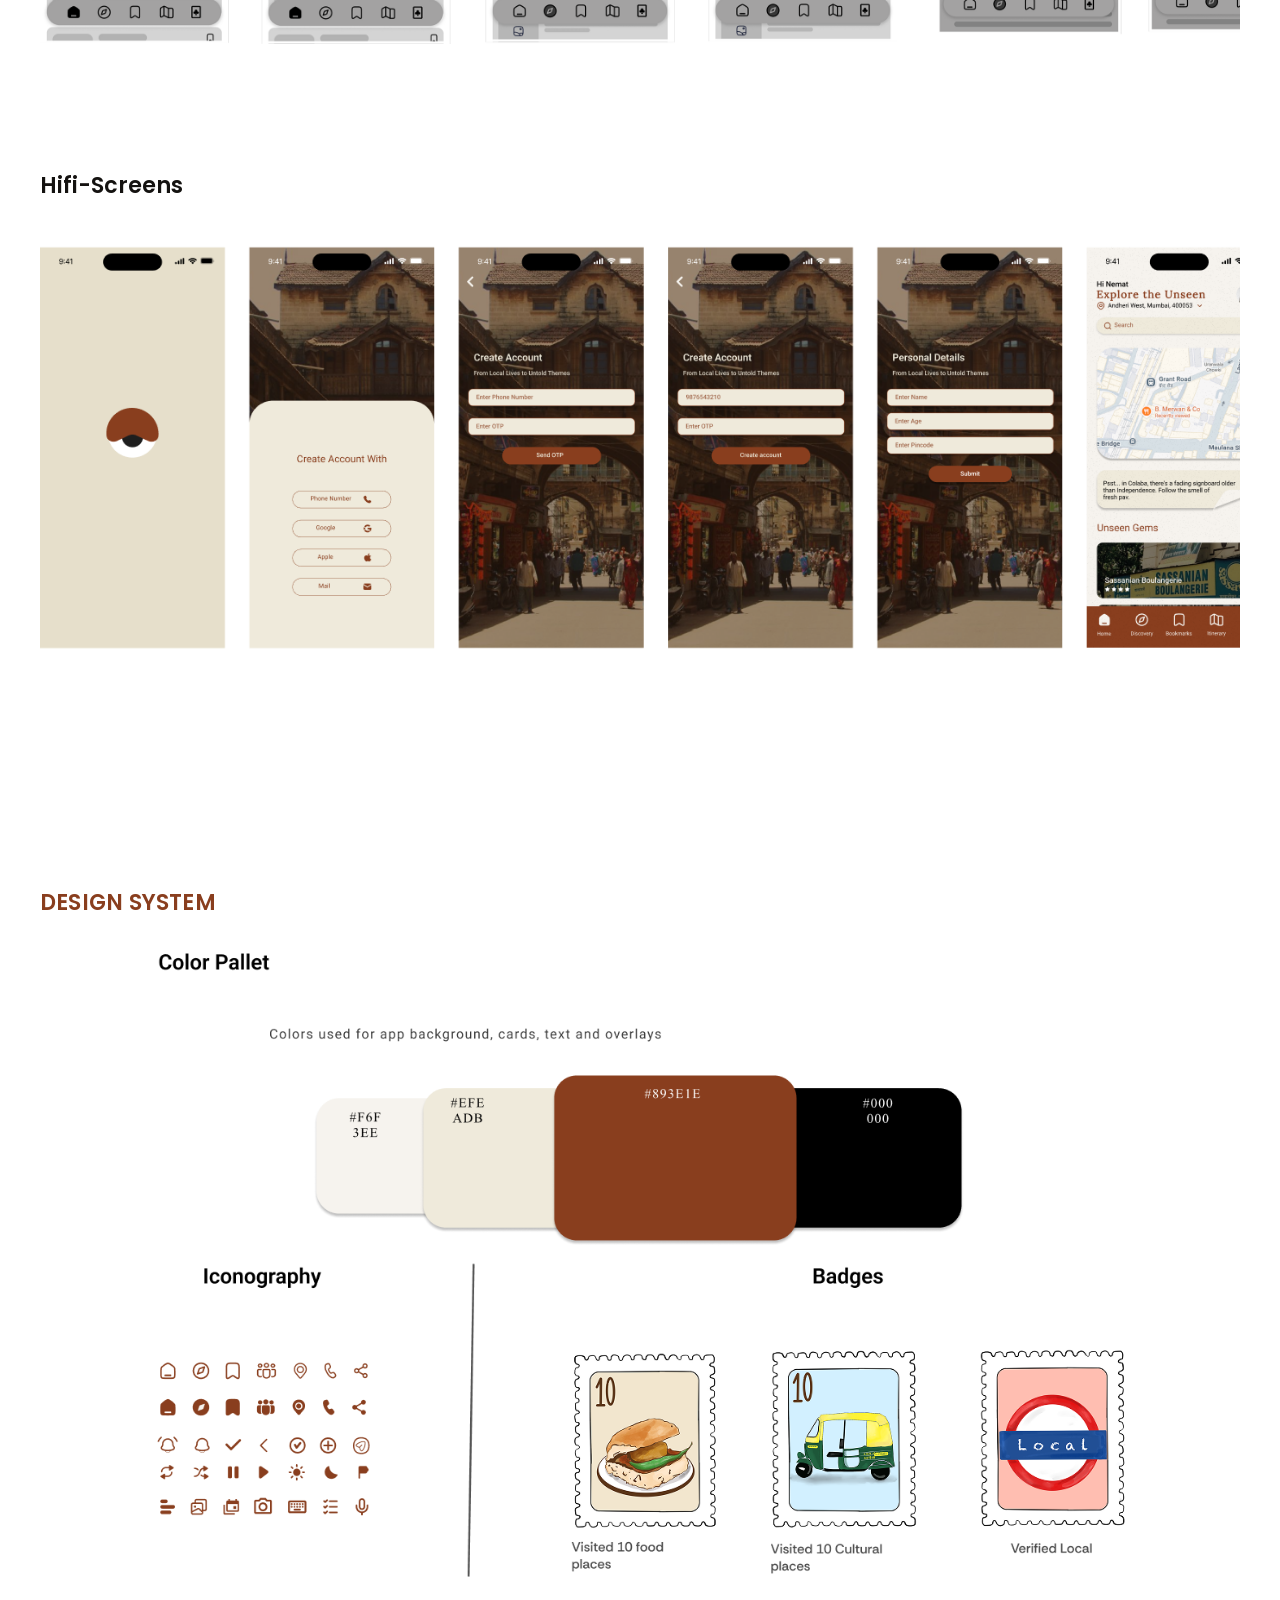
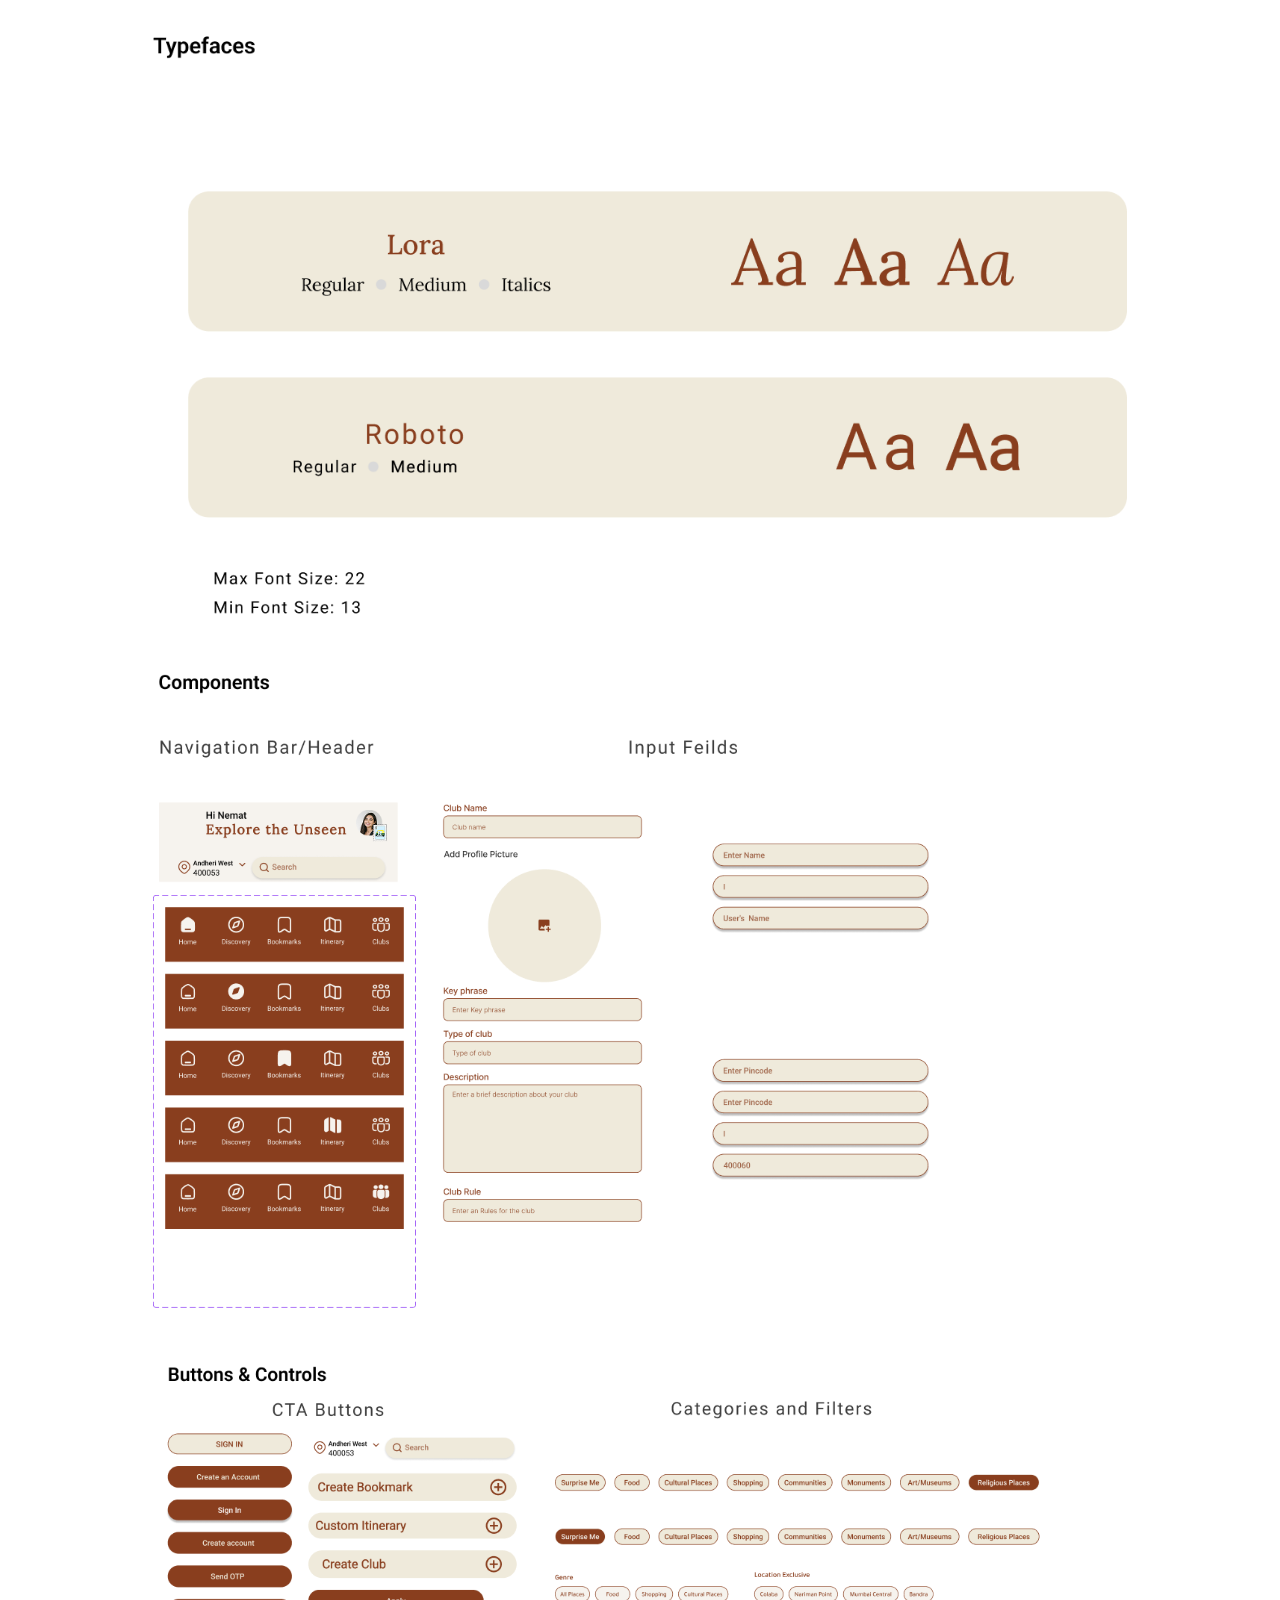
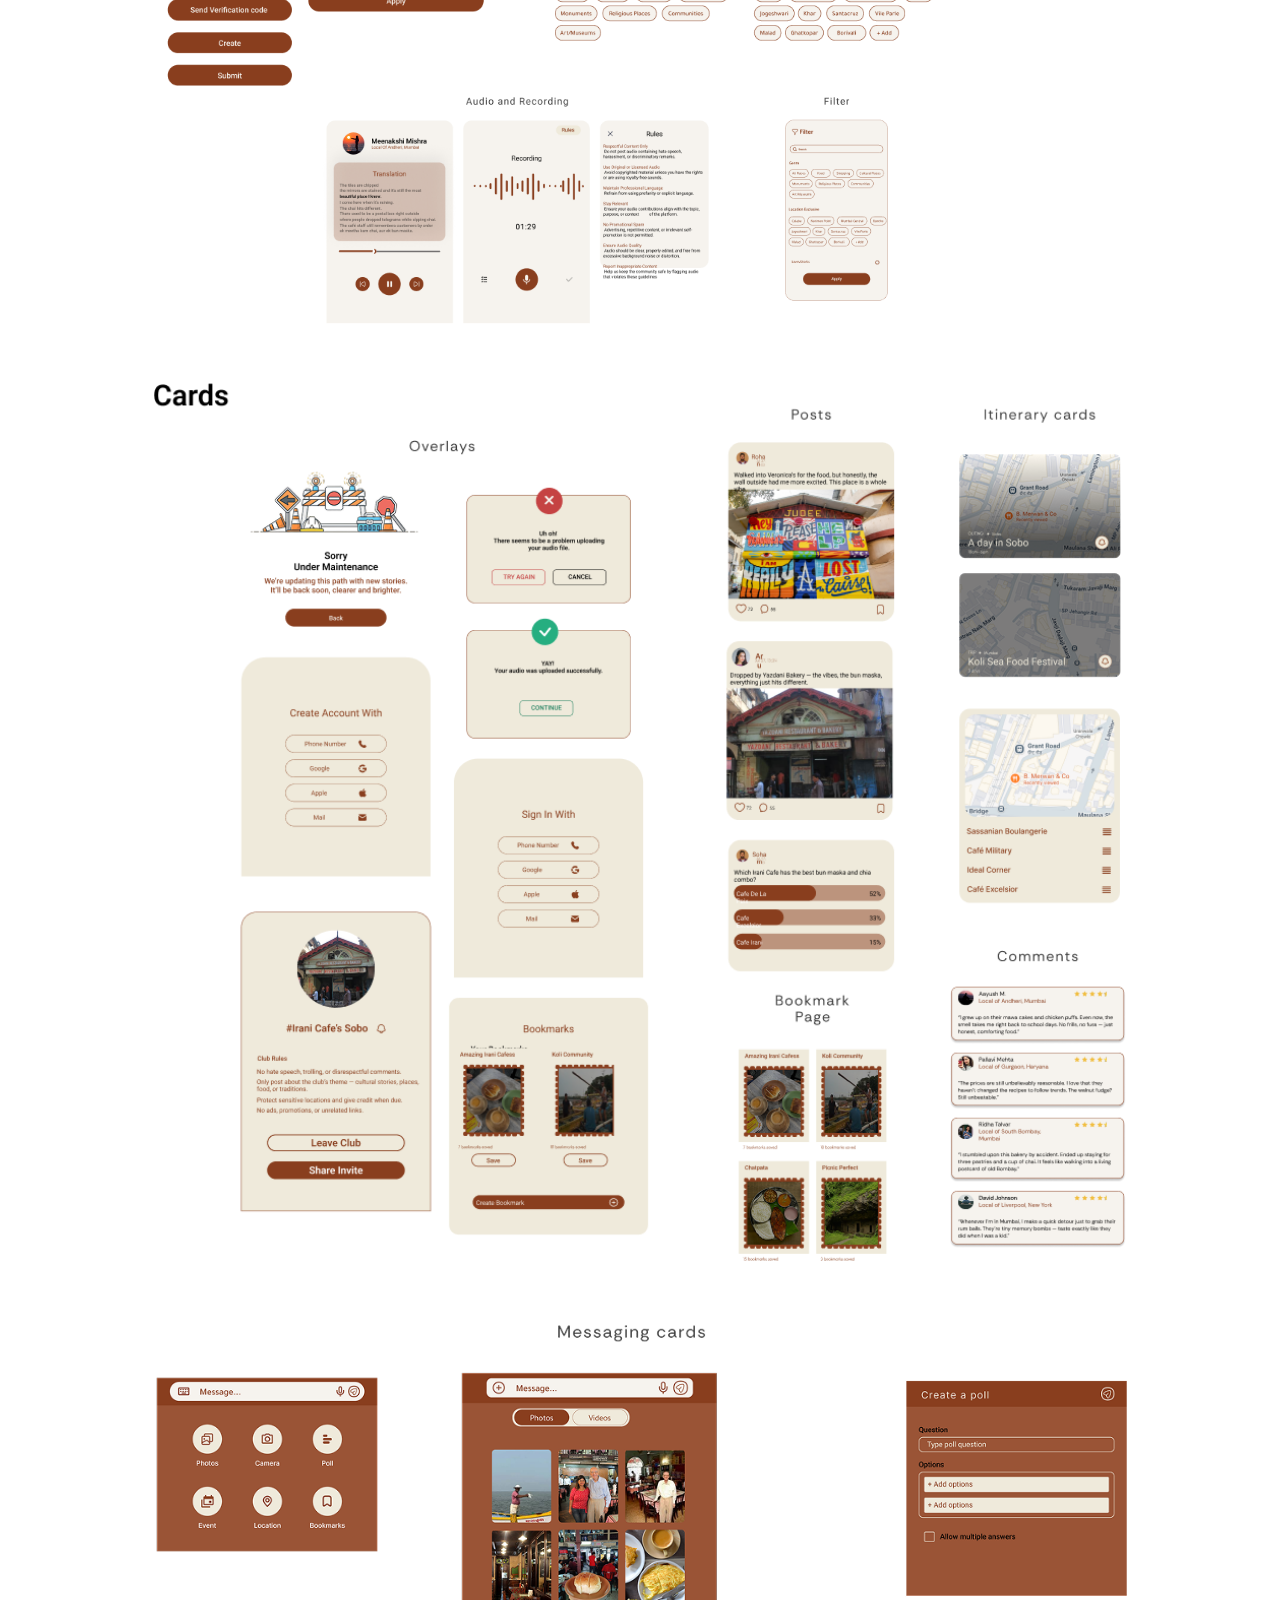
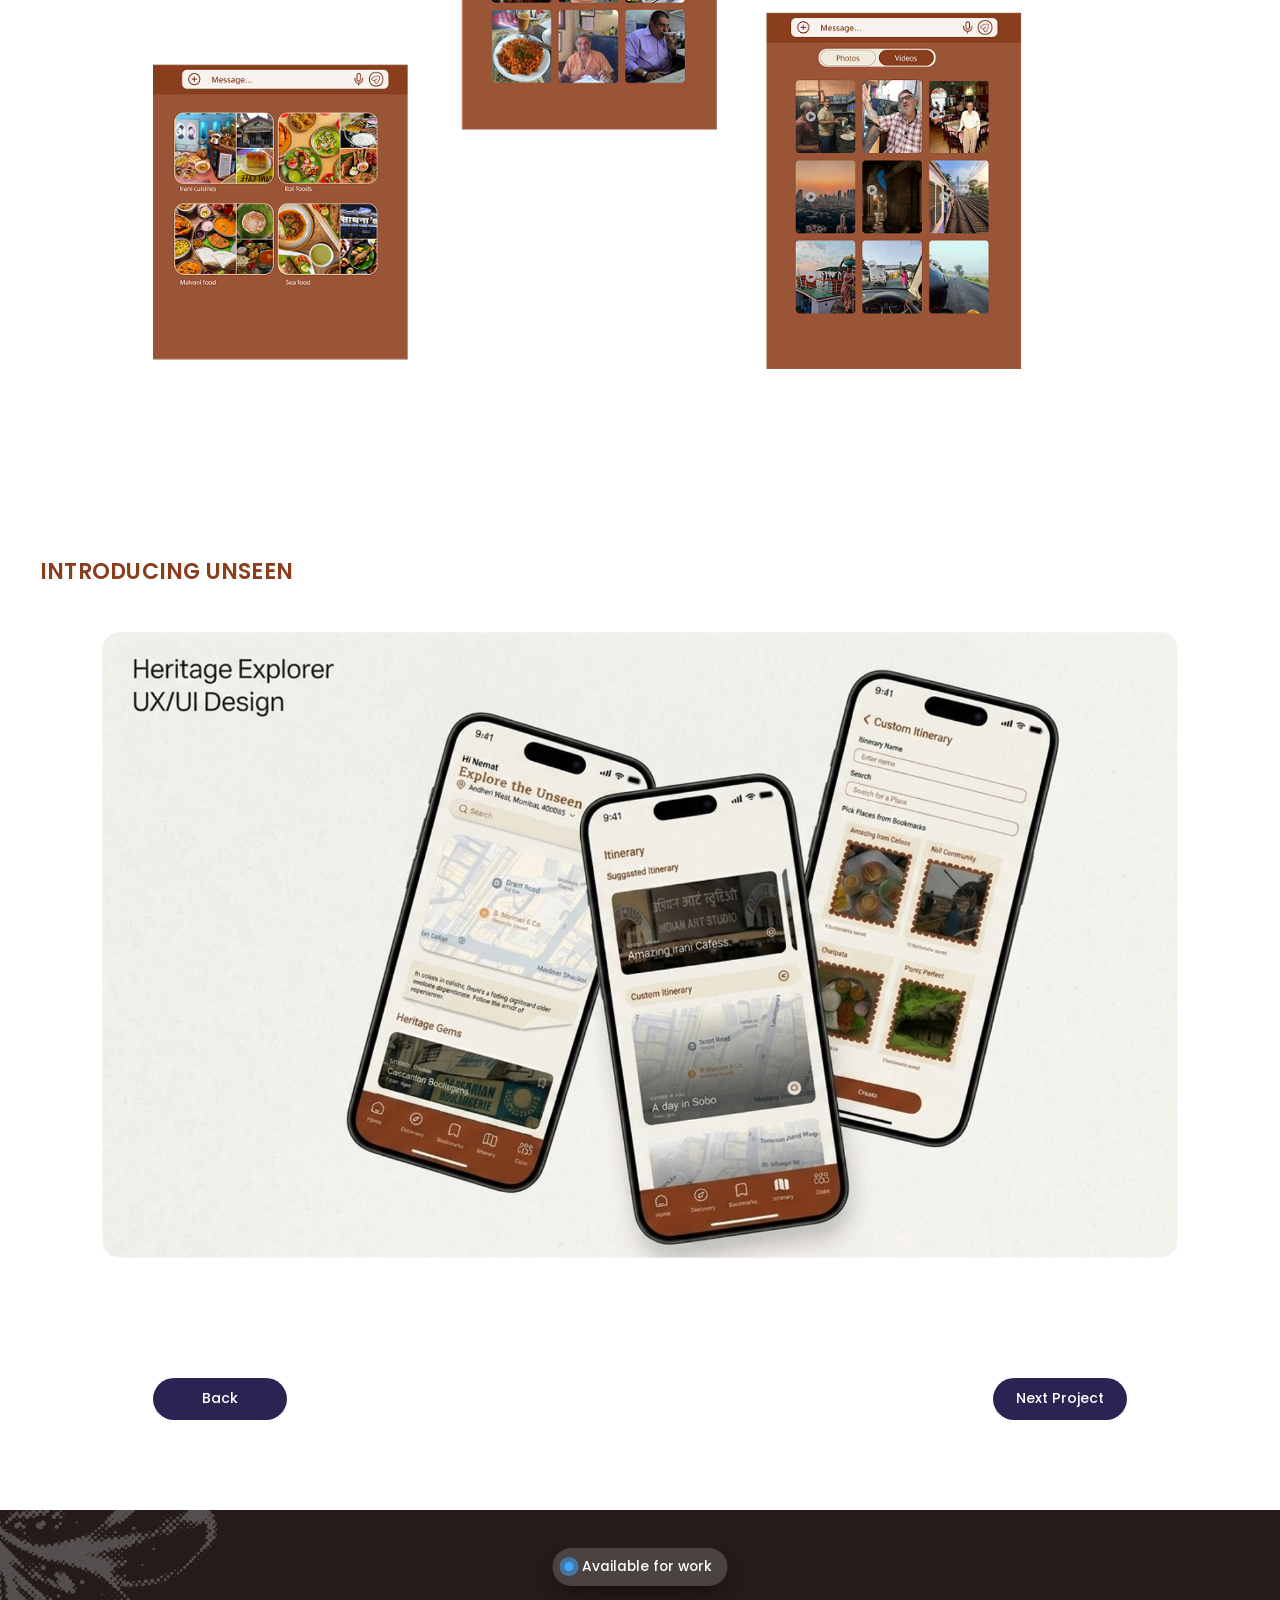
<file: unseen.html>
<!DOCTYPE html>
<html lang="en">
<head>
<meta charset="UTF-8">
<meta name="viewport" content="width=device-width, initial-scale=1.0">
<title>Unseen — Mumbai Heritage Discovery App | Suhani Abrol</title>
<meta name="description" content="Unseen — a mobile app that helps people discover Mumbai's hidden cultural gems, local stories and communities beyond the usual tourist spots. UX/UI case study by Suhani Abrol.">
<link rel="icon" href="assets/images/favicon.webp">
<link rel="preconnect" href="https://fonts.googleapis.com">
<!-- Lora is added for the Unseen wordmark only; the case study sets it in a
     serif and every other page keeps the existing Caveat + Poppins pairing. -->
<link href="https://fonts.googleapis.com/css2?family=Caveat:wght@500;600;700&family=Lora:wght@400;500;600&family=Poppins:wght@300;400;500;600;700;800&display=swap" rel="stylesheet">
<link rel="stylesheet" href="styles.css">
<link rel="stylesheet" href="unseen.css">
</head>
<body class="page-unseen">

<!-- ================= HEADER ================= -->
<!-- The homepage navigation, reused unchanged. .page-unseen is added to the
     shared frosted-nav selectors in styles.css so this page picks up the same
     pill automatically if the homepage nav ever changes. -->
<header class="site-header">
  <nav class="nav-pill" aria-label="Primary">
    <div class="nav-avatar"><a href="index.html"><img src="assets/images/favicon.webp" alt="Suhani Abrol logo"></a></div>
    <ul class="nav-links">
      <li><a href="about.html" class="nav-link">About me<span class="dot"></span></a></li>
      <li><a href="index.html#work" class="nav-link active" aria-current="page">Projects<span class="dot"></span></a></li>
      <li><a href="other-works.html" class="nav-link">Other works<span class="dot"></span></a></li>
      <li><a href="index.html#contact" class="nav-link">Contact<span class="dot"></span></a></li>
    </ul>
  </nav>
  <div class="social-cluster">
    <a href="https://instagram.com/its.suhue" target="_blank" rel="noopener" aria-label="Instagram">
      <svg viewBox="0 0 24 24" fill="none" stroke="currentColor" stroke-width="2"><rect x="3" y="3" width="18" height="18" rx="5"/><circle cx="12" cy="12" r="4"/><circle cx="17.5" cy="6.5" r="1"/></svg>
    </a>
    <a href="https://www.linkedin.com/in/suhani-abrol-204681282/" target="_blank" rel="noopener" aria-label="LinkedIn">
      <svg viewBox="0 0 24 24" fill="currentColor"><path d="M4.98 3.5C4.98 4.88 3.87 6 2.5 6S0 4.88 0 3.5 1.12 1 2.5 1s2.48 1.12 2.48 2.5zM.4 8.75h4.2V23H.4V8.75zM8.4 8.75h4.02v1.95h.06c.56-1.06 1.94-2.18 4-2.18 4.28 0 5.07 2.82 5.07 6.48V23h-4.2v-6.9c0-1.65-.03-3.77-2.3-3.77-2.3 0-2.66 1.8-2.66 3.65V23H8.4V8.75z"/></svg>
    </a>
    <a href="https://behance.net/suhaniabrol" target="_blank" rel="noopener" aria-label="Behance">
      <svg viewBox="0 0 24 24" fill="currentColor"><path d="M7.8 10.5c1.4-.6 2.1-1.7 2.1-3.2 0-2.6-2-3.8-4.4-3.8H0v15h5.9c2.6 0 5.1-1.3 5.1-4.2 0-1.8-.9-3.2-3.2-3.8zM2.9 5.6h2.3c1 0 1.9.3 1.9 1.5 0 1.1-.7 1.6-1.8 1.6H2.9V5.6zm2.6 10H2.9V10.9h2.7c1.3 0 2.2.6 2.2 2 0 1.5-1.1 2.7-2.3 2.7zM23.7 9.1h-6.9v1.4h6.9V9.1zM18.9 12c-3 0-5 2.1-5 5.1 0 3.1 1.9 5 5.1 5 2.4 0 4.1-1.1 4.8-3.3h-2.5c-.2.7-1.1 1.4-2.2 1.4-1.6 0-2.5-1-2.6-2.6h7.5c.1-3.2-1.4-5.6-5.1-5.6zm-2.4 4c.1-1.2 1-2 2.3-2 1.3 0 2 .8 2.1 2h-4.4z"/></svg>
    </a>
  </div>
  <button class="nav-toggle" id="unNavToggle" aria-label="Open menu">
    <svg viewBox="0 0 24 24" fill="none" stroke="#fff" stroke-width="2" stroke-linecap="round"><line x1="4" y1="7" x2="20" y2="7"/><line x1="4" y1="12" x2="20" y2="12"/><line x1="4" y1="17" x2="20" y2="17"/></svg>
  </button>
</header>

<div class="mobile-menu" id="unMobileMenu">
  <div class="mobile-menu-panel">
    <span class="mobile-close" id="unMobileClose">&times;</span>
    <a href="about.html">About me →</a>
    <a href="index.html#work">Projects →</a>
    <a href="other-works.html">Other works →</a>
    <a href="index.html#contact">Contact →</a>
    <div class="msocial">
      <a href="https://instagram.com/its.suhue" target="_blank" rel="noopener" aria-label="Instagram"><svg viewBox="0 0 24 24" fill="none" stroke="currentColor" stroke-width="2" width="18" height="18"><rect x="3" y="3" width="18" height="18" rx="5"/><circle cx="12" cy="12" r="4"/></svg></a>
      <a href="https://www.linkedin.com/in/suhani-abrol-204681282/" target="_blank" rel="noopener" aria-label="LinkedIn"><svg viewBox="0 0 24 24" fill="currentColor" width="18" height="18"><path d="M4.98 3.5C4.98 4.88 3.87 6 2.5 6S0 4.88 0 3.5 1.12 1 2.5 1s2.48 1.12 2.48 2.5zM.4 8.75h4.2V23H.4V8.75zM8.4 8.75h4.02v1.95h.06c.56-1.06 1.94-2.18 4-2.18 4.28 0 5.07 2.82 5.07 6.48V23h-4.2v-6.9c0-1.65-.03-3.77-2.3-3.77-2.3 0-2.66 1.8-2.66 3.65V23H8.4V8.75z"/></svg></a>
      <a href="https://behance.net/suhaniabrol" target="_blank" rel="noopener" aria-label="Behance"><svg viewBox="0 0 24 24" fill="currentColor" width="18" height="18"><path d="M7.8 10.5c1.4-.6 2.1-1.7 2.1-3.2 0-2.6-2-3.8-4.4-3.8H0v15h5.9c2.6 0 5.1-1.3 5.1-4.2 0-1.8-.9-3.2-3.2-3.8zM2.9 5.6h2.3c1 0 1.9.3 1.9 1.5 0 1.1-.7 1.6-1.8 1.6H2.9V5.6zm2.6 10H2.9V10.9h2.7c1.3 0 2.2.6 2.2 2 0 1.5-1.1 2.7-2.3 2.7zM23.7 9.1h-6.9v1.4h6.9V9.1zM18.9 12c-3 0-5 2.1-5 5.1 0 3.1 1.9 5 5.1 5 2.4 0 4.1-1.1 4.8-3.3h-2.5c-.2.7-1.1 1.4-2.2 1.4-1.6 0-2.5-1-2.6-2.6h7.5c.1-3.2-1.4-5.6-5.1-5.6zm-2.4 4c.1-1.2 1-2 2.3-2 1.3 0 2 .8 2.1 2h-4.4z"/></svg></a>
    </div>
  </div>
</div>

<main class="un-main">

  <!-- ============ 1. HERO ============ -->
  <section class="un-hero">
    <img class="un-hero-card" src="assets/images/unseen/hero-card.png"
         alt="Unseen — an app that helps people discover Mumbai's hidden cultural gems, local stories and communities beyond the usual tourist spots.">

    <h1 class="un-wordmark">UNSEEN</h1>
    <p class="un-tagline">Discover Mumbai through the places, people and stories that usually go unnoticed.</p>

    <div class="un-text">
      <p class="un-just">Mumbai has stories hiding in plain sight.</p>
      <p class="un-just">From century-old caf&eacute;s and forgotten theatres to neighbourhood gems and local communities, the city is full of places that rarely make it onto the usual travel map. UNSEEN is an attempt to bring these overlooked experiences into focus, helping people discover not just where to go, but the stories and people that make these places worth finding.</p>
    </div>

    <div class="un-meta">
      <div class="un-meta-row">
        <div><h2>Type</h2><p>College Assignment</p></div>
        <div><h2>Group</h2><p>Suhani Abrol ( Me ;)<br>Shipra Kant<br>Nemat Bhandari<br>Aaryaman Rajesh</p></div>
        <div><h2>Category</h2><p>UX / UI Design • User Research • Mobile App</p></div>
      </div>
      <div class="un-meta-role">
        <div><h2>Role</h2><p>UX / UI Design • User Research • User Testing</p></div>
      </div>
    </div>
  </section>

  <!-- ============ 2. MUMBAI ============ -->
  <section class="un-sec">
    <img class="un-band" src="assets/images/unseen/mumbai.png" alt="Mumbai — the Gateway of India and the harbour at dusk.">
  </section>

  <!-- ============ 3. OVERVIEW / THE PROBLEM ============ -->
  <section class="un-sec un-text">
    <h2 class="un-h-black">Overview</h2>
    <p class="un-just">Mumbai is filled with cultural spaces, local businesses, old cafés, theatres and communities that carry stories of the city, but many of them remain difficult to discover.</p>
    <p class="un-just"><span class="un-em">UNSEEN</span> is a mobile app designed to help people discover these lesser-known places through curated recommendations, local stories, maps and community-driven exploration.</p>

    <h2 class="un-h-brown un-h-problem">THE PROBLEM</h2>
    <p class="un-just">Most discovery platforms make popular places easy to find, but leave lesser-known cultural spaces scattered across social media, blogs, maps and word-of-mouth recommendations.</p>
    <p class="un-just">This makes discovering authentic local experiences more difficult — while increasing visibility can also risk changing the character of the communities and places being discovered.</p>

    <p class="un-hmw-label">How might we…</p>
    <p class="un-just">make Mumbai's hidden cultural experiences easier to discover while keeping their stories, people and authenticity at the centre?</p>
  </section>

  <!-- ============ 4. RESEARCH ============ -->
  <section class="un-sec">
    <img class="un-research" src="assets/images/unseen/research-band.png"
         alt="Research — secondary research showed that information about lesser-known places is fragmented across different platforms, while mainstream discovery platforms prioritise popular and highly reviewed destinations.">
  </section>

  <!-- ============ 5. COMPETITIVE ANALYSIS ============ -->
  <section class="un-sec">
    <h2 class="un-h-brown un-text">COMPETITIVE ANALYSIS</h2>
    <img class="un-compet" src="assets/images/unseen/competitive-analysis.png"
         alt="Competitive analysis of Atlas Obscura, Spotted by Locals, Like A Local, Google Maps, Swarm and TripAdvisor across type, features, strengths, weaknesses, ratings and downloads.">

    <div class="un-text">
      <h3 class="un-h-black un-h-found">What we found ?</h3>
      <p>Existing platforms are effective at helping people find places, but they rarely combine location, cultural context, local stories and community perspectives in one experience.</p>
      <p class="un-found-note">This became the foundation for UNSEEN.</p>
    </div>
  </section>

  <!-- ============ 6. PRIMARY RESEARCH ============ -->
  <section class="un-sec un-text">
    <h2 class="un-h-brown">PRIMARY RESEARCH</h2>
    <div class="un-research-grid">
      <img class="un-compass" src="assets/images/unseen/survey-compass.png"
           alt="Survey results: 24.8% use Google, TripAdvisor or top-10 lists; 22.3% visit famous places; 21.3% visit famous places and wander; 17.8% follow a blog, vlog or influencer itinerary; 14.2% wander on their own.">
      <div class="un-research-copy">
        <p>We conducted an online survey targeting both locals and tourists who have explored Mumbai. A total of 35+ respondents participated, providing insights into how people currently discover cultural spots and what challenges they face.</p>
        <h3 class="un-h-black un-h-key">Key Findings</h3>
        <ul class="un-findings">
          <li>People often discover unfamiliar places through recommendations and word of mouth.</li>
          <li>There is interest in exploring lesser-known places, but people often don't know where to find them.</li>
          <li>People value authentic experiences over places that are simply popular or highly rated.</li>
          <li>Local places can be shared more widely, but respect and authenticity matter.</li>
        </ul>
      </div>
    </div>
  </section>

  <!-- ============ 7. PERSONAS ============ -->
  <section class="un-sec">
    <h2 class="un-h-brown un-h-center">PERSONAS</h2>
    <img class="un-persona un-left"  src="assets/images/unseen/persona-trisha.png" alt="Persona — Trisha Mehta, 26, HR manager from Hyderabad who wants to travel deeper, not just wider.">
    <img class="un-persona un-right" src="assets/images/unseen/persona-aarav.png"  alt="Persona — Aarav Sharma, 34, editor at an advertising firm in Mumbai who wants to explore his own city like a tourist does.">
    <img class="un-persona un-left"  src="assets/images/unseen/persona-rekha.png"  alt="Persona — Rekha Jain, 42, owner of a small handloom and handicraft boutique in Mumbai.">
  </section>

  <!-- ============ 8. USER JOURNEY ============ -->
  <section class="un-sec">
    <h2 class="un-h-brown un-h-center">USER JOURNEY</h2>
    <img class="un-journey un-left"  src="assets/images/unseen/journey-social-media.png"    alt="User journey — discovery through social media, across discovery, research, planning and visit.">
    <img class="un-journey un-right" src="assets/images/unseen/journey-word-of-mouth.png"   alt="User journey — discovery through word of mouth, across discovery, research, planning and visit.">
    <img class="un-journey un-left"  src="assets/images/unseen/journey-tour-guides.png"     alt="User journey — discovery through tour guides, across discovery, research, planning and visit.">
    <img class="un-journey un-right" src="assets/images/unseen/journey-articles-blogs.png"  alt="User journey — discovery through articles and blogs, across discovery, research, planning and visit.">
  </section>

  <!-- ============ 9. PROBLEM DEFINITION / HOW MIGHT WE ============ -->
  <section class="un-sec un-text un-center-block">
    <h2 class="un-h-brown un-h-center">PROBLEM DEFINITION</h2>
    <p>People are interested in discovering Mumbai's lesser-known cultural spaces, but the current discovery process is fragmented and often disconnected from the stories and communities behind those places.</p>
    <h2 class="un-h-brown un-h-center un-h-hmw">HOW MIGHT WE…</h2>
    <p>create a more meaningful way to discover Mumbai's hidden cultural experiences while keeping local voices and authenticity at the centre?</p>
  </section>

  <!-- ============ 10. WIREFRAMING ============ -->
  <!-- The supplied long strip is used whole and animated inside a masked
       viewport. Two copies sit in the track so translateX(-50%) — exactly one
       copy — lands the loop back on an identical frame with no visible jump. -->
  <section class="un-sec">
    <h3 class="un-h-black un-text">Wireframing</h3>
    <div class="un-strip un-strip-wire">
      <div class="un-strip-track">
        <img src="assets/images/unseen/wireframes-strip.png" alt="Low-fidelity wireframes for the Unseen app, moving horizontally.">
        <img src="assets/images/unseen/wireframes-strip.png" alt="" aria-hidden="true">
      </div>
    </div>
  </section>

  <!-- ============ 11. HI-FI SCREENS ============ -->
  <section class="un-sec">
    <h3 class="un-h-black un-text">Hifi-Screens</h3>
    <div class="un-strip un-strip-hifi">
      <div class="un-strip-track">
        <img src="assets/images/unseen/hifi-strip.png" alt="High-fidelity screens for the Unseen app, moving horizontally.">
        <img src="assets/images/unseen/hifi-strip.png" alt="" aria-hidden="true">
      </div>
    </div>
  </section>

  <!-- ============ 12. DESIGN SYSTEM ============ -->
  <section class="un-sec">
    <h2 class="un-h-brown un-text un-h-ds">DESIGN SYSTEM</h2>
    <img class="un-ds" src="assets/images/unseen/ds-colour-icons-badges.png" alt="Colour palette, iconography and badges.">
    <img class="un-ds" src="assets/images/unseen/ds-typefaces.png"           alt="Typefaces — Lora and Roboto.">
    <img class="un-ds" src="assets/images/unseen/ds-components.png"          alt="Components — navigation bar, header and input fields.">
    <img class="un-ds" src="assets/images/unseen/ds-buttons-controls.png"    alt="Buttons and controls — CTA buttons, categories and filters, audio and recording, filter.">
    <img class="un-ds" src="assets/images/unseen/ds-cards.png"               alt="Cards — overlays, posts, itinerary cards, bookmark page and comments.">
    <img class="un-ds" src="assets/images/unseen/ds-messaging-cards.png"     alt="Messaging cards — attachments, photo and video pickers, and poll creation.">
  </section>

  <!-- ============ 13. INTRODUCING UNSEEN ============ -->
  <section class="un-sec">
    <h2 class="un-h-brown un-text un-h-intro">INTRODUCING UNSEEN</h2>
    <img class="un-band" src="assets/images/unseen/introducing-card.jpg" alt="Heritage Explorer — UX/UI design. Three Unseen screens: home, itinerary and custom itinerary.">
  </section>

</main>

<!-- ============ PROJECT NAVIGATION — closes the case study ============ -->
<!-- The same component as the Fluence and Hoopr pages, in the same place.
     Fresh is next in the Selected Work order after Unseen, and its page now
     exists, so this is a real link. -->
<nav class="un-projnav reveal" aria-label="Project navigation">
  <div class="un-projnav-inner">
    <a class="un-projbtn" href="index.html#work">Back</a>
    <a class="un-projbtn" href="fresh.html">Next Project</a>
  </div>
</nav>

<!-- ================= FOOTER / CONTACT ================= -->
<!-- The homepage footer markup, reused unchanged. The only difference is the
     back-to-top target: this page has no #about section, so it uses the #top
     document fragment, exactly as the Fluence, About and Hoopr pages do. -->
<footer class="site-footer" id="contact">
  <div class="leaf tl">
    <img src="assets/images/leaf-tl.webp" alt="">
  </div>
  <div class="leaf br">
    <img src="assets/images/leaf-br.webp" alt="">
  </div>

  <div class="avail-wrap reveal">
    <div class="avail-badge"><span class="pulse-dot"></span>Available for work</div>
    <div class="footer-avatar"><img src="assets/images/footer-avatar.png" alt="Suhani Abrol"></div>
  </div>

  <h2 class="reveal">LET'S CONNECT !!</h2>

  <ul class="contact-list reveal">
    <li>Email: <button class="copy-email" data-copy="suhaniabrol05@gmail.com">suhaniabrol05@gmail.com</button></li>
    <li>LinkedIn: <a href="https://www.linkedin.com/in/suhani-abrol-204681282/" target="_blank" rel="noopener">Suhani Abrol</a></li>
    <li>Instagram: <a href="https://instagram.com/its.suhue" target="_blank" rel="noopener">its.suhue</a></li>
    <li>Behance: <a href="https://behance.net/suhaniabrol" target="_blank" rel="noopener">Suhani Abrol</a></li>
  </ul>

  <div class="footer-bottom">
    <a href="#top" class="to-top">
      Back to top
      <svg viewBox="0 0 24 24" fill="none" stroke="currentColor" stroke-width="2.4" stroke-linecap="round"><line x1="5" y1="12" x2="19" y2="12"/><polyline points="12 5 19 12 12 19"/></svg>
    </a>
  </div>
</footer>

<div class="toast" id="toast">Copied to clipboard ✦</div>

<script src="unseen.js"></script>
</body>
</html>
</file>
<file: styles.css>
@font-face{
    font-family:'Peace Sans';
    src: url('assets/fonts/peace-sans-webfont.ttf') format('truetype'),
         url('assets/fonts/peace-sans.otf') format('opentype');
    font-weight: normal;
    font-style: normal;
    font-display: swap;
  }

  :root{
    --pink: #C8437F;
    --pink-deep: #A8336A;
    --pink-soft: #FFB6B6;
    --pink-soft2: #FFC9C9;
    --navy: #2A2452;
    --navy-2: #1F1B45;
    --ink: #1F1514;
    --footer-dark: #241B1A;
    --footer-dark-2: #2E2220;
    --pill-grey: #DEDEDE;
    --pill-grey-dark: #cfcfcf;
    --paper: #FFFDFB;
    --grid-line: rgba(200,67,127,0.16);
    --text-body: #35302f;
    --radius-lg: 28px;
    --radius-md: 20px;
    --radius-sm: 14px;
    --ease: cubic-bezier(.22,1,.36,1);
  }

  *{margin:0;padding:0;box-sizing:border-box;}
  html{scroll-behavior:smooth;}
  body{
    font-family:'Poppins', sans-serif;
    color:var(--text-body);
    background:var(--paper);
    overflow-x:hidden;
    -webkit-font-smoothing:antialiased;
  }
  img{max-width:100%;display:block;}
  a{color:inherit;text-decoration:none;}
  ul{list-style:none;}
  button{font-family:inherit;cursor:pointer;border:none;background:none;}
  ::selection{background:var(--pink);color:#fff;}

  /* ---------- intro splash ----------
     The landing greeting. Two bubbles share one grid cell: the first
     hides at 0.9s exactly as the second appears, so they read as one
     bubble changing its mind. The curtain then fades at 1.7s.

     Timings live here rather than in JS so the whole sequence is
     declarative; the per-character delays are inline in index.html.
     Scoped to .page-home — the element exists on no other page, and
     the scoping keeps it that way even if one is copied later.

     Metrics are the reference's own, read off the live page: curtain
     #fdfdfb, a 2px #191510 outline, the fill in this site's own pink,
     16px radius with the top-left squared off, 12px/16px padding,
     40px type at 1.1. The one thing not copied is the typeface — the
     reference sets Inter, which this site does not load, so the
     bubble uses Poppins 500, the closest of the two families already
     in the page. */
  .page-home .intro-splash{
    position:fixed; inset:0; z-index:1000;   /* above the toast at 999 */
    display:grid; place-items:center;
    background:#fdfdfb;
    pointer-events:none;                     /* never swallows a click */
    animation: introOut .45s ease 1.7s forwards;
  }
  .page-home .intro-bubble{
    grid-area: 1 / 1;                        /* both bubbles stack in one cell */
    max-width:min(86vw, 760px);
    padding:12px 16px;
    background:var(--pink);
    color:#fff;
    border:2px solid #191510;
    border-radius:16px;
    border-top-left-radius:0;                /* the speech-bubble corner */
    font-family:'Poppins', sans-serif;
    font-weight:500;
    font-size:clamp(1.875rem, 4.4vw, 2.5rem);
    line-height:1.1;
    text-align:center;
  }
  .page-home .intro-bubble-1{ animation: introSwap 10ms linear .9s forwards; }
  .page-home .intro-bubble-2{ opacity:0; animation: introIn 10ms linear .9s forwards; }
  .page-home .intro-char{
    display:inline-block;
    opacity:0; transform:translateY(.3em);
    animation: introIn .22s ease forwards;   /* delay is inline, per character */
  }
  @keyframes introIn  { to{ opacity:1; transform:none; } }
  @keyframes introSwap{ to{ opacity:0; visibility:hidden; } }
  @keyframes introOut { to{ opacity:0; visibility:hidden; } }

  @media (prefers-reduced-motion: reduce){
    .page-home .intro-splash{ display:none; }
  }

  /* ---------- scroll progress bar ---------- */
  .scroll-progress{
    position:fixed; top:0; left:0; height:3px; width:0%;
    background:linear-gradient(90deg, var(--pink), var(--navy));
    z-index:300; transition:width .1s linear;
  }

  .script{font-family:'Peace Sans', 'Caveat', cursive;}

  /* ---------- scroll reveal ---------- */
  .reveal{opacity:0;transform:translateY(28px);transition:opacity .8s var(--ease), transform .8s var(--ease);}
  .reveal.in{opacity:1;transform:translateY(0);}
  .reveal-delay-1{transition-delay:.08s;}
  .reveal-delay-2{transition-delay:.16s;}
  .reveal-delay-3{transition-delay:.24s;}
  .reveal-delay-4{transition-delay:.32s;}

  @media (prefers-reduced-motion: reduce){
    *{animation-duration:0.001ms !important; animation-iteration-count:1 !important; transition-duration:0.001ms !important; scroll-behavior:auto !important;}
  }

  /* ---------- paper bg (real grid texture, low opacity, white base) ---------- */
  .paper-bg{
    position:relative;
    background-color:#ffffff;
    isolation:isolate;
  }
  .paper-bg::before{
    content:"";
    position:absolute; inset:0;
    background-image:url('assets/images/paper-bg-texture.webp');
    background-size: 90px 90px;
    background-repeat:repeat;
    opacity:0.22;
    z-index:0;
    pointer-events:none;
  }
  .paper-bg::after{
    content:"";
    position:absolute; inset:0;
    background:radial-gradient(ellipse at 50% 0%, rgba(255,255,255,0) 0%, #ffffff 92%);
    z-index:0;
    pointer-events:none;
  }
  .hero-stage{ position:relative; z-index:1; }

  /* ================= NAVBAR ================= */
  .site-header{
    position:sticky; top:0; z-index:100;
    padding: 18px 5vw 0;
    display:grid; grid-template-columns: 1fr auto 1fr; align-items:center;
    pointer-events:none;
  }
  /* On the homepage the blossom photo runs to the very top of the
     viewport and the nav floats over it. A sticky header still takes
     its ~74px of flow space, and that space reads as a band of page
     background above the photo. Fixed takes it out of the flow so the
     hero starts at y 0; behaviour is otherwise identical, because a
     top:0 sticky header at the start of the document is already stuck
     from the first frame and never scrolls away.

     Home only — every other page opens on a content column that needs
     the header's height as clearance. */
  .page-home .site-header{ position:fixed; left:0; right:0; }
  .nav-pill{
    grid-column:2; justify-self:center;
    pointer-events:all;
    display:flex; align-items:center; gap:6px;
    background:var(--navy);
    border-radius:999px;
    padding:6px 10px 6px 6px;
    box-shadow:0 10px 30px -10px rgba(42,36,82,0.55);
    transition: box-shadow .3s var(--ease), transform .3s var(--ease);
  }
  .nav-pill:hover{ box-shadow:0 14px 34px -8px rgba(42,36,82,0.65); }

  /* Frosted translucent glass. Opted into per page rather than applied to
     .nav-pill outright, so a page with a dark header keeps the navy pill. */
  .page-home .nav-pill,
  .page-fluence .nav-pill,
  .page-about .nav-pill,
  .page-hoopr .nav-pill,
  .page-unseen .nav-pill,
  .page-fresh .nav-pill,
  .page-otherworks .nav-pill{
    background:rgba(255,255,255,0.55);
    -webkit-backdrop-filter:blur(16px) saturate(140%);
    backdrop-filter:blur(16px) saturate(140%);
    border:1px solid rgba(255,255,255,0.55);
    box-shadow:0 10px 30px -12px rgba(60,40,50,0.35);
  }
  .page-home .nav-pill:hover,
  .page-fluence .nav-pill:hover,
  .page-about .nav-pill:hover,
  .page-hoopr .nav-pill:hover,
  .page-unseen .nav-pill:hover,
  .page-fresh .nav-pill:hover,
  .page-otherworks .nav-pill:hover{ box-shadow:0 14px 34px -10px rgba(60,40,50,0.45); }
  .page-home .nav-links a,
  .page-fluence .nav-links a,
  .page-about .nav-links a,
  .page-hoopr .nav-links a,
  .page-unseen .nav-links a,
  .page-fresh .nav-links a,
  .page-otherworks .nav-links a{ color:var(--ink); }
  .page-home .nav-links a:hover,
  .page-fluence .nav-links a:hover,
  .page-about .nav-links a:hover,
  .page-hoopr .nav-links a:hover,
  .page-unseen .nav-links a:hover,
  .page-fresh .nav-links a:hover,
  .page-otherworks .nav-links a:hover{ background:rgba(31,21,20,0.07); color:var(--ink); }
  .page-home .nav-links a.active,
  .page-fluence .nav-links a.active,
  .page-about .nav-links a.active,
  .page-hoopr .nav-links a.active,
  .page-unseen .nav-links a.active,
  .page-fresh .nav-links a.active,
  .page-otherworks .nav-links a.active{ color:var(--ink); background:rgba(31,21,20,0.10); }
  .nav-avatar{
    width:42px;height:42px;border-radius:50%;
    background:#fff; border:2px solid #fff;
    overflow:hidden; flex-shrink:0;
    display:flex; align-items:center; justify-content:center;
    transition: transform .4s var(--ease), border-color .25s ease, box-shadow .25s ease;
  }
  /* On the homepage the icon is the "you are here" marker, so it wears the
     same pink accent the active link's dot uses. On the case-study pages the
     icon is a link back home instead, and stays plain. */
  .page-home .nav-avatar{
    border-color: var(--pink);
    box-shadow: 0 0 0 3px rgba(200,67,127,0.22);
  }
  .nav-pill:hover .nav-avatar{ transform: rotate(-8deg) scale(1.06); }
  .nav-avatar img{width:100%;height:100%;object-fit:cover;}
  .nav-links{display:flex; align-items:center; gap:2px;}
  .nav-links a{
    color:#f2f0f7; font-size:0.94rem; font-weight:500;
    padding:10px 16px; border-radius:999px; position:relative;
    transition:color .25s ease, background .25s ease;
    white-space:nowrap;
  }
  .nav-links a:hover{ background:rgba(255,255,255,0.1); color:#fff; }
  .nav-links a.active{ color:#fff; background:rgba(255,255,255,0.14); }
  .nav-links a .dot{
    position:absolute; bottom:6px; left:50%; width:4px; height:4px; border-radius:50%;
    background:var(--pink); transform:translate(-50%,6px) scale(0); transition:transform .25s var(--ease);
  }
  .nav-links a.active .dot{ transform:translate(-50%,0) scale(1); }

  .social-cluster{
    grid-column:3; justify-self:end;
    pointer-events:all;
    display:flex; gap:10px;
  }
  .social-cluster a{
    width:42px; height:42px; border-radius:50%;
    background:var(--ink); color:#fff;
    display:flex; align-items:center; justify-content:center;
    transition: transform .35s var(--ease), background .35s ease;
    box-shadow:0 8px 18px -8px rgba(0,0,0,0.4);
  }
  .social-cluster a:hover{ transform:translateY(-4px) rotate(-8deg) scale(1.06); background:var(--pink); }
  .social-cluster svg{width:18px;height:18px;}

  .nav-toggle{ grid-column:3; justify-self:end; display:none; pointer-events:all; }

  /* mobile menu (base, hidden on all sizes until toggled + only reachable on small screens) */
  .mobile-menu{
    position:fixed; inset:0; background:rgba(31,21,20,0.6); backdrop-filter:blur(4px);
    z-index:200; display:flex; align-items:flex-end; opacity:0; pointer-events:none; transition:opacity .3s ease;
  }
  .mobile-menu.open{ opacity:1; pointer-events:all; }
  .mobile-menu-panel{
    background:var(--navy); width:100%; border-radius:28px 28px 0 0; padding:28px 24px 40px;
    transform:translateY(100%); transition:transform .4s var(--ease); position:relative;
  }
  .mobile-menu.open .mobile-menu-panel{ transform:translateY(0); }
  .mobile-menu-panel a{
    display:flex; align-items:center; justify-content:space-between; color:#fff; padding:16px 6px;
    font-size:1.15rem; font-weight:500; border-bottom:1px solid rgba(255,255,255,0.1);
  }
  .mobile-menu-panel .msocial{ display:flex; gap:12px; margin-top:20px; }
  .mobile-menu-panel .msocial a{ width:42px;height:42px; border-radius:50%; background:rgba(255,255,255,0.1); justify-content:center; padding:0; border:none; }
  .mobile-close{ position:absolute; top:18px; right:22px; color:#fff; font-size:1.6rem; line-height:1; cursor:pointer; }

  /* ================= HERO =================
     Laid out against the 1440x932 Figma frame. The stage keeps that aspect
     ratio and every child is positioned as a % of it, so the composition
     scales proportionally instead of reflowing. cqw units size the type
     against the stage width (1px @1440 = 0.06944cqw). */
  .hero{
    position:relative;
    background:url('assets/images/hero-blossom.jpg') center/cover no-repeat;
    padding:0;
    display:block;
    min-height:auto;
  }
  /* The blossom video, laid over the section's background image and
     cropped the same way `center/cover` crops it, so the framing is
     unchanged. .hero-stage is z-index 1, so it stays above this. */
  .hero-video{
    position:absolute; inset:0; z-index:0;
    width:100%; height:100%;
    object-fit:cover; object-position:center;
    pointer-events:none;
  }
  /* Eight seconds of looping motion is exactly what this setting is
     for; hiding the video falls back to the still underneath. */
  @media (prefers-reduced-motion: reduce){
    .hero-video{ display:none; }
  }
  .hero-stage{
    position:relative;
    width:100%; max-width:1440px; margin-inline:auto;
    aspect-ratio: 1440 / 932;
    container-type: inline-size;
  }
  /* Land with the whole hero in view. The stage is a fixed 1440x932
     frame and everything inside it is placed as a percentage of that
     frame, so its height grows with the viewport width and on a wide
     screen the CTA and the scroll cue drop below the fold.

     Width stays the single driver — height follows from aspect-ratio —
     so adding the viewport height as one more term of the min() keeps
     the composition's proportions exactly and simply scales the whole
     frame down until it fits. Capping max-height instead would clamp
     the height without narrowing the width, which would stretch every
     percentage inside it.

     Desktop only: below 1100px the stage drops the fixed ratio and
     flows, where a height cap would make no sense. */
  @media (min-width: 1101px){
    .hero-stage{ width:min(100%, 1440px, calc(100vh * 1440 / 932)); }
  }

  /* --- the perforated paper card --- */
  .hero-card{
    position:absolute;
    left:21.67%;  width:57.22%;      /* 312 .. 1136 */
    top:25.75%;   height:60.62%;     /* 240 .. 805  */
  }
  .hc-paper{
    position:absolute; inset:0; z-index:0;
    background:#F8FCFE;
    border-radius:4px;
    filter:drop-shadow(0 18px 34px rgba(60,40,50,0.22));
    --perf: 1.02cqw;    /* notch radius, ~14.7px @1440 */
    --gap: 2.36cqw;     /* notch pitch,  ~34px   @1440 */
    /* four layers of half-circle notches, one per edge, intersected so every
       edge keeps its perforations. Each tile spans the full opposite axis, so
       only the circle's own position matters. */
    -webkit-mask:
      radial-gradient(var(--perf) at 50% 0,    #0000 97%, #000) 50% 0 / var(--gap) 100% repeat-x,
      radial-gradient(var(--perf) at 50% 100%, #0000 97%, #000) 50% 0 / var(--gap) 100% repeat-x,
      radial-gradient(var(--perf) at 0 50%,    #0000 97%, #000) 0 50% / 100% var(--gap) repeat-y,
      radial-gradient(var(--perf) at 100% 50%, #0000 97%, #000) 0 50% / 100% var(--gap) repeat-y;
    -webkit-mask-composite: source-in;
    mask:
      radial-gradient(var(--perf) at 50% 0,    #0000 97%, #000) 50% 0 / var(--gap) 100% repeat-x,
      radial-gradient(var(--perf) at 50% 100%, #0000 97%, #000) 50% 0 / var(--gap) 100% repeat-x,
      radial-gradient(var(--perf) at 0 50%,    #0000 97%, #000) 0 50% / 100% var(--gap) repeat-y,
      radial-gradient(var(--perf) at 100% 50%, #0000 97%, #000) 0 50% / 100% var(--gap) repeat-y;
    mask-composite: intersect;
  }
  .hero-card > *:not(.hc-paper){ position:absolute; z-index:1; }

  /* --- pieces on the card, measured off the Figma frame --- */
  /* Measured off the card export (Group 275): note and stamp both sit at their
     natural size, and the stamp's origin is +265px / +63px from the note's,
     which drops it onto the note's torn right edge. Those offsets are what the
     percentages below encode, so the pair stays glued at any width. The asset
     already carries its own tilt — rotating it again overshot the reference. */
  .hc-title{ left:2.2%; top:14.2%; width:37.1%; margin:0; }
  .hc-title img{ width:100%; height:auto; display:block; }

  .hc-stamp{ left:34.32%; top:25.33%; width:14.55%; height:auto; }
  .hc-polaroid{ left:61.9%; top:-1.4%; width:45.9%; height:auto; }
  .hc-avatar{ left:85.7%; top:72.2%; width:9.7%; height:auto; }

  /* The copy block starts on the note's own left edge (7.05% = where the torn
     paper begins) and stops short of the photo. 62.5% is the middle of the
     62–63% band that wraps to five lines with a short opening line, which is
     the only line high enough to reach the photo's rows. Both the width and
     the font size are proportional to the stage, so that wrap is the same at
     every desktop width. */
  .hc-desc{
    left:7.05%; top:62.3%; width:62.5%;
    font-size:1.32cqw; line-height:1.34; color:var(--pink);
  }
  .hc-aside{
    left:7.05%; top:88.3%; width:52%;
    font-size:1.04cqw; line-height:1.45; color:var(--ink);
  }

  /* --- See my work: sits off the card's bottom-right, over the photo --- */
  .hero-cta{
    position:absolute; left:80.55%; top:81.2%;
    display:inline-flex; align-items:center; justify-content:center;
    gap:0.55cqw;
    min-width:9.17%; padding:0.63cqw 1.15cqw;
    background:#fff; color:var(--ink);
    font-size:1.11cqw; font-weight:500; line-height:1.3;
    border-radius:999px; white-space:nowrap;
    box-shadow:0 8px 18px -8px rgba(60,40,50,0.45);
    transition:transform .3s var(--ease), box-shadow .3s var(--ease);
  }
  .hero-cta svg{
    width:1.02cqw; height:1.02cqw; flex-shrink:0;
    transition:transform .35s var(--ease);
  }
  .hero-cta:hover{ transform:translateY(-2px); box-shadow:0 14px 24px -10px rgba(60,40,50,0.5); }
  .hero-cta:hover svg{ transform:translateX(3px); }

  .btn{
    position:relative; display:inline-flex; align-items:center; gap:10px;
    padding:14px 28px; border-radius:999px;
    background:var(--navy); color:#fff; font-weight:600; font-size:0.95rem;
    overflow:hidden; isolation:isolate;
    transition: color .4s ease, transform .3s var(--ease), box-shadow .3s var(--ease);
    box-shadow:0 10px 24px -10px rgba(42,36,82,0.6);
  }
  .btn::before{
    content:""; position:absolute; inset:0; z-index:-1;
    background:var(--pink);
    transform: translateX(-102%);
    transition: transform .45s var(--ease);
  }
  .btn:hover::before{ transform:translateX(0); }
  .btn:hover{ transform:translateY(-3px); box-shadow:0 16px 30px -10px rgba(200,67,127,0.55); }
  .btn:active{ transform:translateY(-1px) scale(.98); }
  .btn svg{ transition: transform .35s var(--ease); }
  .btn:hover svg{ transform: translateX(4px); }
  .ripple{
    position:absolute; border-radius:50%; background:rgba(255,255,255,0.55);
    transform:scale(0); animation: rippleAnim .6s ease-out forwards; pointer-events:none;
  }
  @keyframes rippleAnim{ to{ transform:scale(2.6); opacity:0; } }

  .scroll-cue{
    position:absolute; left:50%; bottom:18px; transform:translateX(-50%);
    display:flex; flex-direction:column; align-items:center; gap:6px;
    color:var(--pink-deep); font-size:0.72rem; letter-spacing:0.1em; text-transform:uppercase; font-weight:600;
    opacity:0.75; animation: cueBounce 2.2s ease-in-out infinite; z-index:2;
  }
  .scroll-cue svg{ width:16px; height:16px; }
  @keyframes cueBounce{ 0%,100%{ transform:translate(-50%,0); } 50%{ transform:translate(-50%,8px); } }

  /* ================= SELECTED WORKS ================= */
  .works{
    padding: 90px 6vw 110px;
    position:relative;
    isolation:isolate;
    cursor: url('assets/images/cursor-star.png') 0 0, auto;
  }
  .works *{ cursor: url('assets/images/cursor-star.png') 0 0, auto; }
  .works .project-item{ cursor: url('assets/images/cursor-star.png') 0 0, auto; }
  .works > *{ position:relative; z-index:1; }
  .section-tag{
    font-size:0.78rem; letter-spacing:0.18em; font-weight:700; text-transform:uppercase;
    color:var(--pink-deep); margin-bottom:8px; display:block;
  }
  .section-title{
    font-family:'Peace Sans', 'Caveat', cursive; font-weight:400; font-size:clamp(1.7rem,2.8vw,2.3rem);
    color:var(--navy); margin-bottom:46px; position:relative; display:inline-block;
  }

  .works-grid{
    display:grid;
    grid-template-columns: minmax(280px, 460px) 1fr;
    gap: 60px;
    align-items:start;
  }

  .project-list{ display:flex; flex-direction:column; gap:18px; position:relative; }
  .project-item{
    position:relative;
    /* tab colour comes from the supplied asset, per project */
    background:var(--pill, var(--pill-grey));
    border-radius: var(--radius-lg);
    /* the supplied tabs are all 572x114, so height follows width and every
       tab matches, whatever its wordmark's own proportions are */
    aspect-ratio: 572 / 114;
    padding: 0;
    cursor:pointer;
    transition: background .35s var(--ease), transform .12s linear, box-shadow .35s var(--ease);
    display:flex; align-items:center; justify-content:center;
    will-change: transform;
    transform-style: preserve-3d;
    perspective: 600px;
  }
  /* the wordmark is the visible label; .pname stays for assistive tech */
  .project-item .pname{
    position:absolute; width:1px; height:1px; padding:0; margin:-1px;
    overflow:hidden; clip:rect(0 0 0 0); white-space:nowrap; border:0;
  }
  .project-item .pmark{
    display:block; width:var(--markw, 32%); height:auto;
    transition: transform .3s var(--ease);
  }
  .project-item:hover, .project-item.active{
    box-shadow: 0 16px 34px -18px rgba(42,36,82,0.35), 0 0 0 2px var(--pink-soft) inset;
  }
  .project-item:hover .pmark, .project-item.active .pmark{ transform:scale(1.03); }
  .project-item:hover .arrow svg, .project-item.active .arrow svg{ fill:#fff; }

  .you-badge{
    position:absolute;
    display:flex; align-items:center; gap:6px;
    top:50%; left:100%; margin-left:14px; transform:translateY(-50%) translateX(-8px) scale(.9);
    opacity:0; pointer-events:none; transition: all .3s var(--ease);
    z-index:5;
  }
  .project-item:hover .you-badge, .project-item.active .you-badge{ opacity:1; transform:translateY(-50%) translateX(0) scale(1); }
  .you-badge .tri{
    width:0;height:0;
    border-top:9px solid transparent; border-bottom:9px solid transparent;
    border-right:13px solid var(--ink);
  }
  .you-badge .pill{
    background:var(--ink); color:#fff; font-weight:700; font-size:0.72rem; letter-spacing:0.06em;
    padding:9px 18px; border-radius:999px; white-space:nowrap;
    box-shadow:0 10px 18px -8px rgba(0,0,0,0.45);
  }

  .other-works-pill{
    position:relative;
    display:inline-flex; align-items:center; gap:10px;
    align-self:flex-start; margin-top:14px; padding:13px 30px;
    background:var(--navy); color:#fff;
    border-radius:999px;
    font-weight:600; font-size:0.95rem; letter-spacing:0.01em;
    text-decoration:none;
    overflow:hidden; isolation:isolate; cursor:pointer;
    box-shadow:0 14px 26px -14px rgba(42,36,82,0.55);
    transition: color .4s ease, transform .3s var(--ease), box-shadow .3s var(--ease);
  }
  .other-works-pill::before{
    content:""; position:absolute; inset:0; z-index:-1;
    background:var(--pink);
    transform: translateX(-102%);
    transition: transform .45s var(--ease);
  }
  .other-works-pill:hover::before{ transform:translateX(0); }
  .other-works-pill:hover{
    transform:translateY(-3px);
    box-shadow:0 16px 30px -10px rgba(200,67,127,0.55);
  }
  .other-works-pill:active{ transform:translateY(-1px) scale(.98); }
  .other-works-pill svg{ transition: transform .35s var(--ease); }
  .other-works-pill:hover svg{ transform: translateX(4px); }

  .preview-stage{
    position:sticky; top:110px;
    min-height:480px;
    display:flex; align-items:center; justify-content:center;
  }
  .preview-card-wrap{ position:relative; width:100%; max-width:640px; aspect-ratio: 4/3.1; }
  .preview-float{ width:100%; max-width:640px; animation: previewFloat 5s ease-in-out infinite; }
  @keyframes previewFloat{ 0%,100%{ transform:translateY(0); } 50%{ transform:translateY(-10px); } }
  .preview-entrance{
    width:100%; max-width:640px;
  }
  .preview-card-face{
    position:absolute; inset:0;
    opacity:0; transform: scale(0.88) translateY(22px) rotate(-3deg);
    transition: opacity .5s var(--ease), transform .5s var(--ease);
    pointer-events:none;
  }
  .preview-stage.active .preview-card-face{
    opacity:1; transform: scale(1) translateY(0) rotate(0deg);
    pointer-events:auto;
  }
  .preview-back, .preview-front{
    position:absolute; inset:0;
    border-radius: var(--radius-lg);
    transition: opacity .45s var(--ease), transform .45s var(--ease);
  }
  .preview-back{
    background: var(--pink-soft2);
    transform: rotate(6deg) scale(0.92) translate(6%, 8%);
    opacity:.9;
  }
  .preview-front{
    background: linear-gradient(150deg, var(--proj-c1, #FFB6B6), var(--proj-c2, #ff9a9a));
    display:flex; flex-direction:column; justify-content:flex-end;
    padding:30px;
    overflow:hidden;
    box-shadow: 0 30px 50px -20px rgba(42,36,82,0.3);
  }
  .preview-front::before{
    content:""; position:absolute; inset:0;
    background-image:
      radial-gradient(circle at 20% 20%, rgba(255,255,255,0.5), transparent 40%),
      radial-gradient(circle at 85% 75%, rgba(0,0,0,0.08), transparent 45%);
  }
  .preview-front .p-icon{
    font-family:'Caveat', cursive; font-weight:700; font-size:4.6rem; color:rgba(255,255,255,0.85);
    line-height:1; margin-bottom:6px; position:relative; z-index:1;
  }
  .preview-front .p-tag{
    align-self:flex-start;
    background:rgba(255,255,255,0.85); color:var(--ink); font-size:0.72rem; font-weight:700;
    letter-spacing:0.06em; text-transform:uppercase; padding:6px 14px; border-radius:999px; margin-bottom:14px;
    position:relative; z-index:1;
  }
  .preview-front h3{
    font-size:1.7rem; font-weight:700; color:#fff; margin-bottom:8px; position:relative; z-index:1;
  }
  .preview-front p{
    font-size:0.92rem; color:rgba(255,255,255,0.92); line-height:1.5; position:relative; z-index:1;
  }

  /* --- supplied card artwork replaces the generated placeholder --- */
  .p-card-img{ display:none; width:100%; height:100%; object-fit:contain; }
  .preview-front.has-card{ background:none; box-shadow:none; padding:0; }
  .preview-front.has-card::before{ display:none; }
  .preview-front.has-card > *:not(.p-card-img){ display:none; }
  .preview-front.has-card .p-card-img{ display:block; }
  /* the artwork carries its own offset block and tag pill */
  .preview-card-face.has-card .preview-back,
  .preview-card-face.has-card .deco-chip{ display:none; }

  /* The sticker rides the card in: same entrance transform and timing as
     .preview-card-face, so the two arrive as one object instead of the card
     sliding up to a badge that was already parked. It is a wrapper rather than
     a transform on .suhani-badge itself because the badge's transform is
     already spoken for by its float animation, and the img's by the magnetic
     pull — three transforms, three elements, no fighting. */
  .badge-rider{
    position:absolute; inset:0; z-index:6; pointer-events:none;
    transform: scale(0.88) translateY(22px) rotate(-3deg);
    transition: transform .5s var(--ease);
  }
  .preview-stage.active .badge-rider{ transform: scale(1) translateY(0) rotate(0deg); }

  .suhani-badge{
    position:absolute; top:6%; left:96%;
    width:130px; height:65px;
    animation: floatbadge 6s ease-in-out infinite;
  }
  @keyframes floatbadge{
    0%,100%{ transform:translate(0,0) rotate(0deg); }
    25%{ transform:translate(5px,-9px) rotate(-3deg); }
    50%{ transform:translate(-4px,-4px) rotate(2deg); }
    75%{ transform:translate(4px,3px) rotate(-2deg); }
  }
  .suhani-badge-img{
    width:100%; height:100%; display:block;
    will-change:transform; transition: transform .18s ease-out;
    filter: drop-shadow(0 8px 14px rgba(168,51,106,0.45));
  }

  /* scattered sticker-style tag chips around the preview card */
  .deco-chip{
    position:absolute; z-index:7;
    display:inline-flex; align-items:center; gap:7px;
    background:#fff; color:var(--ink); font-weight:700; font-size:0.74rem; letter-spacing:0.01em;
    padding:9px 16px; border-radius:999px; white-space:nowrap;
    box-shadow:0 12px 22px -10px rgba(42,36,82,0.4);
    border:1.5px solid rgba(31,21,20,0.06);
  }
  .deco-chip .dot{ width:8px; height:8px; border-radius:50%; background:var(--proj-c2, #E4568F); flex-shrink:0; }
  .chip-a{ top:-18px; left:-22px; transform:rotate(-9deg); animation: chipFloatA 4.6s ease-in-out infinite; }
  .chip-b{ bottom:-16px; left:8%; transform:rotate(6deg); animation: chipFloatB 5.3s ease-in-out infinite; }
  @keyframes chipFloatA{ 0%,100%{ transform:rotate(-9deg) translateY(0); } 50%{ transform:rotate(-9deg) translateY(-7px); } }
  @keyframes chipFloatB{ 0%,100%{ transform:rotate(7deg) translateY(0); } 50%{ transform:rotate(7deg) translateY(7px); } }

  .preview-hint{
    position:absolute; bottom:-38px; left:0; right:0; text-align:center;
    font-size:0.82rem; color:#9a908e;
  }

  .preview-idle{
    position:absolute; display:flex; flex-direction:column; align-items:center; gap:12px;
    color:#c3b6b2; font-size:0.9rem; font-weight:500; text-align:center;
    opacity:1; transition: opacity .4s ease;
    pointer-events:none;
  }
  .preview-stage.active .preview-idle{ opacity:0; }
  .preview-idle .ring{
    width:64px; height:64px; border-radius:50%; border:2px dashed var(--pink-soft);
    display:flex; align-items:center; justify-content:center; font-size:1.3rem; color:var(--pink);
    animation: idleSpin 10s linear infinite;
  }
  @keyframes idleSpin{ to{ transform:rotate(360deg); } }

  /* mobile inline preview */
  .inline-preview{ display:none; }

  /* ================= ABOUT ================= */
  .about{
    position:relative;
    padding: 0 6vw;
  }
  .about-banner{
    position:relative;
    border-radius: 34px;
    overflow:hidden;
    background-size:cover; background-position:center;
    min-height: 560px;
    display:flex; align-items:center;
    color:#fff;
    box-shadow: 0 40px 70px -30px rgba(168,51,106,0.45);
  }
  .about-banner::after{
    content:""; position:absolute; inset:0;
    background:linear-gradient(90deg, rgba(20,10,20,0.15) 0%, rgba(20,10,20,0.02) 45%);
  }
  .about-copy{
    position:relative; z-index:2;
    width:58%; margin-left:auto;
    padding: 50px 46px 50px 10px;
  }
  .about-copy h2{
    font-family:'Peace Sans', 'Caveat', cursive; font-weight:400; font-size:clamp(1.9rem,3.1vw,2.7rem);
    margin-bottom:18px;
  }
  .about-copy h3{ font-size:1.35rem; font-weight:600; margin-bottom:14px; }
  .about-copy p{ font-size:1.12rem; line-height:1.65; margin-bottom:14px; color:rgba(255,255,255,0.96); max-width:52ch; }
  .about-copy .btn-light{
    margin-top:14px; display:inline-flex; align-items:center; gap:10px;
    background:#fff; color:var(--navy); font-weight:700; padding:14px 30px; border-radius:999px;
    transition: transform .3s var(--ease), box-shadow .3s var(--ease), background .3s ease;
    box-shadow:0 14px 26px -12px rgba(0,0,0,0.4);
    position:relative; overflow:hidden; isolation:isolate;
  }
  .about-copy .btn-light:hover{ transform:translateY(-3px); background:var(--navy); color:#fff; }

  /* ================= MAKING IDEAS WORTH REMEMBERING ================= */
  .make-remember{
    position:relative;
    padding: 90px 6vw 100px;
    overflow:hidden;
  }
  .make-remember > *{ position:relative; z-index:1; }
  .mr-wrap{ margin-top:50px; }
  .mr-title{
    font-family:'Peace Sans', 'Caveat', cursive;
    font-weight:400;
    font-size: clamp(3rem, 5.4vw, 5.2rem);
    color:var(--pink);
    line-height:1.06;
    margin-bottom:24px;
  }
  .mr-sub{
    font-size:1.2rem; color:var(--ink); max-width:70ch; white-space:nowrap;
  }
  @media (max-width:1350px){
    .mr-sub{ white-space:normal; }
  }
  /* stronger scroll reveal for this block — travels further, takes longer,
     and the sub-line follows the heading instead of arriving with it */
  .mr-title.reveal{ transform:translateY(64px); transition-duration:1.05s; }
  .mr-sub.reveal{ transform:translateY(44px); transition-duration:1.05s; transition-delay:.18s; }
  .mr-title.reveal.in, .mr-sub.reveal.in{ transform:translateY(0); }
  .mr-deco{
    position:absolute; top:0; right:5vw; width:min(20vw, 260px);
    z-index:0; pointer-events:none; opacity:0.95;
  }
  .mr-deco img{ width:100%; height:auto; display:block; }

  /* ================= FOOTER ================= */
  .site-footer{
    margin-top: 90px;
    background: var(--footer-dark);
    position:relative;
    overflow:hidden;
    padding: 90px 6vw 50px;
    color:#f2ece9;
    text-align:center;
  }
  .leaf{ position:absolute; opacity:0.4; }
  .leaf img{ width:280px; height:auto; display:block; }
  .leaf.tl{ top:-30px; left:-40px; }
  .leaf.br{ bottom:-40px; right:-40px; }

  .avail-wrap{
    position:relative; display:inline-block; margin-bottom:22px;
  }
  .avail-badge{
    position:absolute; top:-14px; left:50%; transform:translate(-50%,-100%);
    display:flex; align-items:center; gap:8px;
    background:#4a4342; color:#fff; font-size:0.86rem; font-weight:500;
    padding:9px 16px 9px 12px; border-radius:999px; white-space:nowrap;
    box-shadow:0 10px 20px -8px rgba(0,0,0,0.5);
  }
  .avail-badge .pulse-dot{
    width:9px;height:9px;border-radius:50%; background:#3fa9ff; position:relative; flex-shrink:0;
  }
  .avail-badge .pulse-dot::after{
    content:""; position:absolute; inset:-5px; border-radius:50%; background:#3fa9ff; opacity:.5;
    animation: pulse 1.8s ease-out infinite;
  }
  @keyframes pulse{ 0%{ transform:scale(0.6); opacity:.6;} 100%{ transform:scale(2.2); opacity:0;} }

  .footer-avatar{
    width:130px; height:130px; border-radius:50%; background:#fdf7f4;
    overflow:hidden; margin:0 auto;
    box-shadow:0 20px 40px -14px rgba(0,0,0,0.55);
    border:4px solid rgba(255,255,255,0.08);
    transition: transform .4s var(--ease);
    animation: avatarSway 6s ease-in-out infinite;
  }
  @keyframes avatarSway{ 0%,100%{ transform:rotate(-2deg); } 50%{ transform:rotate(2deg); } }
  .avail-wrap:hover .footer-avatar{ transform: scale(1.05) rotate(-3deg); animation-play-state:paused; }
  .footer-avatar img{ width:100%; height:100%; object-fit:contain; }

  .site-footer h2{
    font-family:'Peace Sans', 'Poppins', sans-serif;
    font-size:clamp(1.3rem,2.4vw,1.8rem); font-weight:400; letter-spacing:0.01em; margin-bottom:34px;
  }
  .contact-list{ display:flex; flex-direction:column; gap:14px; margin-bottom:20px; }
  .contact-list li{ font-size:1.02rem; color:#e8dfdc; }
  .contact-list a, .copy-email{
    text-decoration:underline; text-underline-offset:4px; text-decoration-color:rgba(255,255,255,0.35);
    transition: color .25s ease, text-decoration-color .25s ease;
  }
  .contact-list a:hover, .copy-email:hover{ color:var(--pink-soft); text-decoration-color:var(--pink-soft); }
  .copy-email{ background:none; border:none; color:inherit; font:inherit; cursor:pointer; }

  .footer-bottom{
    margin-top:50px; padding-top:24px; border-top:1px solid rgba(255,255,255,0.12);
    display:flex; align-items:center; justify-content:center; gap:16px; flex-wrap:wrap;
    font-size:0.82rem; color:#a99f9c;
  }
  .to-top{
    display:inline-flex; align-items:center; gap:6px;
    color:#f2ece9; font-weight:600; font-size:0.82rem;
    padding:8px 16px; border-radius:999px; border:1px solid rgba(255,255,255,0.18);
    transition: background .3s ease, transform .3s var(--ease);
  }
  .to-top:hover{ background:rgba(255,255,255,0.08); transform:translateY(-2px); }
  .to-top svg{ width:12px; height:12px; transform: rotate(-90deg); transition: transform .35s var(--ease); }
  .to-top:hover svg{ transform: rotate(-90deg) translateX(3px); }

  .toast{
    position:fixed; bottom:26px; left:50%; transform:translateX(-50%) translateY(20px);
    background:var(--ink); color:#fff; padding:12px 22px; border-radius:999px;
    font-size:0.88rem; font-weight:500; opacity:0; pointer-events:none;
    transition: all .35s var(--ease); z-index:999; box-shadow:0 16px 30px -10px rgba(0,0,0,.5);
    display:flex; align-items:center; gap:8px;
  }
  .toast.show{ opacity:1; transform:translateX(-50%) translateY(0); }

  /* ---------------- responsive ---------------- */
  /* Desktop (1200px+) is the source of truth and is left untouched.
     Everything below only adapts the same design to narrower screens. */

  /* ================= TABLET : 768px – 1199px ================= */
  @media (min-width: 768px) and (max-width: 1199px){
    /* the SUHANI sticker hangs off the right of the card (left:96%);
       below 1200px there is no room for it, so anchor it to the card corner */
    .suhani-badge{ left:auto; right:-14px; top:-30px; width:116px; height:58px; }
    .leaf img{ width:200px; }
  }

  /* Growing the preview card pushes its right edge outward by half the growth,
     which eats the margin the hanging sticker needs. At 640px the sticker only
     clears the viewport from ~1408px up, so below that it takes the same
     card-corner anchoring the tablet range already uses. */
  @media (min-width: 1200px) and (max-width: 1407px){
    .suhani-badge{ left:auto; right:-14px; top:-30px; width:116px; height:58px; }
  }

  /* below ~980px the centred nav pill and the social cluster collide */
  @media (min-width: 768px) and (max-width: 980px){
    .site-header{ padding:18px 3vw 0; }
    .nav-links a{ font-size:0.84rem; padding:9px 11px; }
    .nav-avatar{ width:36px; height:36px; }
    .social-cluster{ gap:8px; }
    .social-cluster a{ width:36px; height:36px; }
    .social-cluster svg{ width:16px; height:16px; }
  }

  /* Below ~1100px the proportional stage would shrink the copy past
     readability, so the card stops scaling and starts flowing instead.
     Same assets, same order, same card. */
  @media (max-width: 1100px){
    .hero{ padding:clamp(104px, 13vw, 140px) 5vw clamp(46px, 6vw, 70px); }
    .hero-stage{ aspect-ratio:auto; container-type:normal; max-width:720px; }
    .hero-card{
      position:relative; left:auto; top:auto; width:100%; height:auto;
      padding:clamp(26px, 4.5vw, 40px) clamp(20px, 4vw, 36px) clamp(30px, 5vw, 44px);
    }
    .hero-card > *:not(.hc-paper){ position:static; }
    .hc-title{ width:min(74%, 300px); margin:0 0 6px; }
    .hc-polaroid{ width:min(58%, 250px); margin:0 0 18px auto; display:block; }
    .hc-stamp{
      position:absolute; top:clamp(20px,3.6vw,34px); right:clamp(18px,4vw,34px);
      width:clamp(52px, 7.5vw, 74px);
    }
    .hc-desc{ width:100%; font-size:clamp(0.95rem, 2.1vw, 1.08rem); margin-bottom:14px; }
    .hc-aside{ width:100%; font-size:clamp(0.82rem, 1.7vw, 0.92rem); }
    .hc-avatar{
      position:absolute; right:clamp(16px,3.4vw,30px); bottom:clamp(14px,2.6vw,24px);
      width:clamp(52px, 7.5vw, 76px);
    }
    .hero-cta{
      position:relative; left:auto; top:auto;
      display:flex; width:max-content; margin:20px auto 0;
      padding:12px 26px; font-size:0.95rem; min-width:0; gap:8px;
    }
    .hero-cta svg{ width:15px; height:15px; }
  }

  @media (max-width: 980px){
    .works-grid{ grid-template-columns:1fr; }
    .preview-stage{ position:relative; top:0; min-height:340px; margin-top:10px; }
    .about-copy{ width:100%; padding:40px 26px; }
    .about-banner{ min-height:auto; }
  }

  /* ================= MOBILE : ≤767px ================= */
  @media (max-width: 767px){
    .site-header{ padding:14px 4vw 0; }
    .nav-links{ display:none; }
    .nav-toggle{ display:flex; align-items:center; justify-content:center; width:44px;height:44px; border-radius:50%; background:var(--navy); }
    .nav-toggle svg{ width:18px; height:18px; }
    .nav-pill{ padding:6px; }
    .social-cluster{ display:none; }

    /* mobile menu: reachable close button + scrollable on short screens */
    .mobile-menu-panel{ max-height:88vh; overflow-y:auto; }
    .mobile-close{ top:12px; right:16px; font-size:2rem; padding:4px 10px; }

    .hero{ padding:110px 6vw 40px; text-align:left; }
    .hc-title{ width:min(84%, 260px); }
    .hc-polaroid{ width:min(66%, 210px); }
    .scroll-cue{ display:none; }

    .works{ padding:60px 6vw 70px; }
    /* 4/3.1 leaves the card too short to hold its own text on a phone */
    .preview-card-wrap{ aspect-ratio:4/4.2; }
    .suhani-badge{ left:auto; right:-10px; top:-26px; width:104px; height:52px; }
    .chip-a{ top:-16px; left:-10px; }
    .chip-b{ left:2%; }

    .about{ padding:0 4vw; }
    .about-copy{ padding:34px 22px; }
    .about-banner{ border-radius:26px; }

    .make-remember{ padding:70px 6vw 100px; }
    .mr-deco{ width:30vw; opacity:0.7; }
    .mr-title{ font-size:clamp(2rem, 8.5vw, 3rem); }
    .mr-title br{ display:none; }
    .mr-sub{ white-space:normal; font-size:1.05rem; }

    .site-footer{ padding:70px 5vw 40px; }
    /* markup is .leaf img — the old .leaf svg rule never matched */
    .leaf img{ width:150px; }
    .avail-badge{ font-size:0.8rem; }
    .contact-list{ gap:6px; }
    .contact-list a, .copy-email{ display:inline-block; padding:8px 2px; }

    .toast{ max-width:calc(100vw - 32px); }
  }

  /* ================= SMALL PHONES : ≤380px ================= */
  @media (max-width: 380px){
    .hero{ padding:104px 5vw 32px; }
    .works{ padding:52px 5vw 60px; }
    .about-copy{ padding:28px 18px; }
    .about-copy h3{ font-size:1.2rem; }
    .about-copy p{ font-size:1rem; }
    .make-remember{ padding:60px 5vw 80px; }
    .site-footer{ padding:60px 5vw 36px; }
    .leaf img{ width:118px; }
    .footer-avatar{ width:112px; height:112px; }
    .contact-list li{ font-size:0.95rem; }
    .suhani-badge{ right:-6px; top:-22px; width:92px; height:46px; }
  }
</file>
<file: about.css>
/* ============================================================
   ABOUT ME PAGE — scoped to body.page-about
   Loaded after styles.css, which supplies the nav, footer, toast
   and reveal system. Nothing here targets a shared class without
   the .page-about prefix, so the homepage and the case-study
   pages cannot be affected by this file.

   Desktop geometry is measured off the 1440-wide design export.
   Each section is a container-query context, so positions in %
   and type in cqw scale together and the composition holds at
   any width instead of only at 1440.
   ============================================================ */

  .page-about{
    background:var(--paper);
    /* The design frame is 1440, but held at 1440 the page reads oversized on
       a wide monitor. Everything — band, type, collage — is positioned in %
       and cqw of this width, so lowering it scales the whole composition
       down together and keeps every measured relationship intact. The footer
       is full-bleed from styles.css and is deliberately left out of it. */
    --ab-max: 1200px;
  }
  .page-about .ab-main{ overflow-x:hidden; }
  /* The header is sticky and so takes up flow space. On the homepage that
     leaves a strip of paper above the photo; here the band has to start at
     the very top with the nav floating on it, so the hero is pulled up by
     the header's own height. 74px covers the tallest of the three header
     breakpoints, and the band's top edge is flat pink, so over-pulling on
     the shorter ones costs nothing. */
  .page-about .ab-hero{ margin-top:-74px; }

  /* ---------- shared section shell ---------- */
  .page-about .ab-wrap{
    position:relative;
    width:100%; max-width:var(--ab-max); margin-inline:auto;
    container-type: inline-size;
  }
  .page-about .ab-h2{
    position:absolute;
    font-family:'Poppins', sans-serif; font-weight:700;
    color:var(--pink-deep); letter-spacing:0.005em;
    font-size:3.333cqw; line-height:1;
  }

  /* ============ 1. PINK HERO BAND ============ */
  /* The band artwork appears exactly once, as the <img> in the stage. It used
     to be repeated as a cover-scaled background so the halftone would run to
     the edges, but past the stage's max-width the two copies scale
     differently and the portrait shows up twice. The flanks are flat pink
     from the band's own edge instead. */
  .page-about .ab-hero{ background:#CE4A8E; }
  /* The band is a full-bleed piece: the portrait runs off the left edge and
     the flower off the right, so the stage is NOT held to --ab-max like the
     sections below it. It spans the viewport and keeps its own aspect, which
     is the only way the artwork reaches both edges without being cropped or
     stretched. The 1920 ceiling just stops it growing without limit. */
  .page-about .ab-hero-stage{
    position:relative;
    width:100%; max-width:1920px; margin-inline:auto;
    aspect-ratio: 1440 / 1024;
    container-type: inline-size;
  }
  .page-about .ab-band{
    position:absolute; inset:0;
    width:100%; height:100%; object-fit:cover; object-position:center top;
  }
  .page-about .ab-photo{ display:none; }
  .page-about .ab-hero-stage > *:not(.ab-band){ position:absolute; z-index:1; }

  /* the black plate, measured at x483..1036 / y140..248 */
  .page-about .ab-title{
    left:33.54%; top:13.67%;
    width:38.47%; height:10.64%;
    margin:0;
    display:flex; align-items:center; justify-content:center;
    background:#141414; border-radius:1.1cqw;
    box-shadow:0 1.1cqw 2.2cqw -1cqw rgba(40,10,25,0.45);
  }
  .page-about .ab-title span{
    font-family:'Peace Sans', 'Poppins', sans-serif; font-weight:400;
    font-size:4.36cqw; line-height:1; color:#fff;
    letter-spacing:0.005em; white-space:nowrap;
    transform:translateY(-0.1cqw);
  }

  .page-about .ab-intro{
    left:33.61%; top:29.00%; width:63.75%;
    color:#fff;
  }
  .page-about .ab-intro h2{
    font-family:'Poppins', sans-serif; font-weight:600;
    font-size:1.944cqw; line-height:1.2; color:#fff;
    margin:0 0 1.7cqw;
  }
  .page-about .ab-intro p{
    font-family:'Poppins', sans-serif; font-weight:400;
    font-size:1.389cqw; line-height:1.35; color:#fff;
    margin:0 0 1.875cqw;
  }
  .page-about .ab-intro p:last-child{ margin-bottom:0; }

  /* ============ 2. EXPERIENCE ============ */
  .page-about .ab-exp-wrap{ aspect-ratio: 1440 / 476; }

  /* The note is pulled up out of its own section so the clip lands on the
     photograph rather than on the paper below it. It is later in the document
     than the hero, so it paints over the band without needing a z-index. */
  .page-about .ab-note{
    position:absolute;
    left:-4.31%; top:-23.11%; width:35.76%;
  }
  .page-about .ab-note img{ width:100%; height:auto; display:block; }
  /* the label is set at its own angle in the design — the clip on the note
     itself sits upright, so only the type is rotated */
  .page-about .ab-note-label{
    position:absolute; left:23.3%; top:44%;
    transform:rotate(4deg); transform-origin:0 50%;
    font-family:'Poppins', sans-serif; font-weight:800;
    font-size:3.04cqw; line-height:1; letter-spacing:0.01em;
    color:var(--pink-deep); white-space:nowrap;
  }

  .page-about .ab-table{
    position:absolute;
    left:32.64%; top:16.49%; width:67.36%;
  }
  .page-about .ab-row{
    display:grid;
    grid-template-columns: 22.222cqw 19.792cqw 1fr;
    /* the design tops-aligns the three cells — the two-line organisations
       hang below their role rather than re-centring it */
    align-items:start;
  }
  /* Row spacing lives entirely on margin-top: a margin-bottom on the header
     would only collapse against it. The three gaps differ because the design
     does not space the rows evenly — the two-line organisations pull the row
     beneath them closer. */
  .page-about .ab-row + .ab-row{ margin-top:2.78cqw; }
  .page-about .ab-row:nth-child(2){ margin-top:1.66cqw; }
  .page-about .ab-row:nth-child(3){ margin-top:2.99cqw; }
  .page-about .ab-row:nth-child(4){ margin-top:2.15cqw; }
  /* the headers are centred over a narrower nominal column than the data,
     which is why each one carries its own width. Written at .ab-row-head
     .ab-cN so it outranks the data-cell rules below, which match the same
     spans through .ab-row. */
  .page-about .ab-row-head .ab-c1,
  .page-about .ab-row-head .ab-c2,
  .page-about .ab-row-head .ab-c3{
    font-family:'Poppins', sans-serif; font-weight:400;
    font-size:1.44cqw; line-height:1.4; color:#4b4441;
    display:block; text-align:center;
  }
  .page-about .ab-row-head .ab-c1{ width:12.08cqw; }
  .page-about .ab-row-head .ab-c2{ width:10.28cqw; }
  .page-about .ab-row-head .ab-c3{ width:17.01cqw; }

  .page-about .ab-row .ab-c1{
    font-family:'Poppins', sans-serif; font-weight:700;
    font-size:2.03cqw; line-height:1.25; color:var(--ink);
  }
  .page-about .ab-row .ab-c2{
    font-family:'Poppins', sans-serif; font-weight:400;
    font-size:1.53cqw; line-height:1.4; color:var(--ink);
  }
  .page-about .ab-row .ab-c3{
    font-family:'Poppins', sans-serif; font-weight:400;
    font-size:1.275cqw; line-height:1.4; color:#35302f;
    white-space:nowrap;
  }
  .page-about .ab-row .ab-c3 sup{ font-size:0.7em; vertical-align:super; }

  /* ============ 3. TOOL KIT ============ */
  .page-about .ab-tools-wrap{ aspect-ratio: 1440 / 560; }
  .page-about .ab-tools-wrap .ab-h2{ left:10.42%; top:10.71%; }

  .page-about .ab-tray{
    position:absolute;
    left:6.33%; top:10.09%; width:87.29%;
  }
  .page-about .ab-tray-img{ width:100%; height:auto; display:block; }
  .page-about .ab-tool-list{ margin:0; padding:0; list-style:none; }
  .page-about .ab-tool-list li{ margin:0; padding:0; }
  /* every icon is placed by its own measured box; the assets already carry
     whatever tilt they have in the design, so none is rotated here */
  .page-about .ab-tool{
    position:absolute; height:auto; display:block;
  }
  /* left/top/width are percentages of the tray, which is what the icons are
     positioned against — so they stay pinned to it however the tray scales */
  .page-about .t-ps       { left: 9.37%; top:31.53%; width: 8.99%; }
  .page-about .t-ai       { left:16.61%; top:53.58%; width: 8.42%; }
  .page-about .t-figma    { left:23.13%; top:30.93%; width: 9.23%; }
  .page-about .t-procreate{ left:31.34%; top:49.82%; width: 8.42%; }
  .page-about .t-chatgpt  { left:40.24%; top:31.51%; width: 7.80%; }
  .page-about .t-unity    { left:48.22%; top:51.01%; width: 8.78%; }
  .page-about .t-sora     { left:56.32%; top:31.13%; width: 7.54%; }
  .page-about .t-affinity { left:66.81%; top:50.20%; width: 8.75%; }
  .page-about .t-claude   { left:78.82%; top:30.12%; width:10.02%; }
  .page-about .t-gemini   { left:78.66%; top:52.19%; width:10.84%; }

  /* ============ 4. SKILLS ============ */
  .page-about .ab-skills-wrap{ aspect-ratio: 1440 / 712; }
  .page-about .ab-skills-wrap .ab-h2{ left:9.03%; top:5.62%; }

  .page-about .ab-skill-grid{
    position:absolute;
    left:8.96%; top:17.36%; width:72.08%;
    display:grid;
    grid-template-columns: 32.64cqw 32.64cqw;
    column-gap:6.81cqw;
    row-gap:0;
  }
  /* the three rows are unevenly spaced in the design, and the last block
     spans the left column only, so each row gets its own top margin */
  .page-about .ab-skill:nth-child(3),
  .page-about .ab-skill:nth-child(4){ margin-top:4.40cqw; }
  .page-about .ab-skill:nth-child(5){ margin-top:3.64cqw; }
  .page-about .ab-skill h3{
    font-family:'Poppins', sans-serif; font-weight:700;
    font-size:1.806cqw; line-height:1.2; color:var(--ink);
    margin:0 0 1.35cqw; letter-spacing:0.005em;
  }
  .page-about .ab-skill p{
    font-family:'Poppins', sans-serif; font-weight:400;
    font-size:1.389cqw; line-height:1.4; color:#35302f;
    margin:0;
  }
  /* the last block sits alone on its row, and in the design its lines run
     past the column into the empty space beside it */
  .page-about .ab-skill:nth-child(5) p{ width:42cqw; }

  .page-about .ab-chibi{
    position:absolute;
    left:80.69%; top:8.29%; width:17.43%; height:auto;
  }

  /* The footer is the homepage's, untouched — but the homepage sets a 90px
     gap above it, and in this design the dark band starts straight after the
     skills block. Page-scoped, so the homepage keeps its gap. */
  .page-about .site-footer{ margin-top:0; }

  /* ============================================================
     TABLET / MOBILE
     Below 1100px the fixed compositions stop scaling and start
     flowing. The pieces keep their order, their overlap and their
     tilt — the page is re-stacked, not redrawn.
     ============================================================ */
  @media (max-width: 1100px){

    /* ---- hero ---- */
    .page-about .ab-hero{
      background:url('assets/images/about/hero-band.png') center center / cover no-repeat;
      background-color:#CE4A8E;
      padding:clamp(104px, 14vw, 140px) 6vw clamp(40px, 6vw, 64px);
    }
    .page-about .ab-hero-stage{
      aspect-ratio:auto; container-type:normal;
      max-width:720px;
      display:flex; flex-direction:column; align-items:flex-start;
    }
    .page-about .ab-band{ display:none; }
    .page-about .ab-photo{
      display:block; position:static;
      width:min(58%, 260px); height:auto;
      margin:0 0 clamp(14px, 2.6vw, 22px) auto;
      filter:drop-shadow(0 14px 26px rgba(40,10,25,0.35));
    }
    .page-about .ab-hero-stage > *:not(.ab-band){ position:static; }
    .page-about .ab-title{
      width:auto; height:auto;
      display:inline-flex; align-self:flex-start;
      padding:clamp(12px,2.2vw,18px) clamp(18px,3.4vw,28px);
      border-radius:14px; margin-bottom:clamp(20px,3.4vw,30px);
      box-shadow:0 14px 26px -14px rgba(40,10,25,0.45);
    }
    .page-about .ab-title span{
      font-size:clamp(1.9rem, 6.4vw, 3rem); transform:none;
      white-space:normal;
    }
    .page-about .ab-intro{ width:100%; }
    .page-about .ab-intro h2{
      font-size:clamp(1.15rem, 3.2vw, 1.45rem); margin-bottom:16px;
    }
    .page-about .ab-intro p{
      font-size:clamp(0.95rem, 2.1vw, 1.06rem); margin-bottom:18px;
    }

    /* ---- experience ---- */
    /* the note keeps riding up onto the pink here too, so the collage reads
       the same way it does on desktop */
    .page-about .ab-exp{ padding:0 6vw 0; }
    .page-about .ab-note{ margin-top:calc(-1 * clamp(60px, 9vw, 90px)); }
    .page-about .ab-exp-wrap{
      aspect-ratio:auto; container-type:normal;
      max-width:720px;
      display:flex; flex-direction:column; gap:clamp(26px,4.4vw,40px);
    }
    .page-about .ab-note{
      position:relative; left:auto; top:auto;
      width:min(78%, 380px); align-self:flex-start;
      margin-left:-6%;
    }
    .page-about .ab-note-label{
      left:24%; top:46%;
      font-size:clamp(1.5rem, 6.2vw, 2.3rem);
    }
    .page-about .ab-table{
      position:relative; left:auto; top:auto; width:100%;
    }
    .page-about .ab-row{
      grid-template-columns:1fr;
      gap:2px;
      padding-bottom:16px; border-bottom:1px solid rgba(31,21,20,0.10);
    }
    .page-about .ab-row + .ab-row{ margin-top:18px; }
    .page-about .ab-row-head{ display:none; }
    .page-about .ab-row .ab-c1{ font-size:clamp(1.05rem, 3.2vw, 1.3rem); }
    .page-about .ab-row .ab-c2{ font-size:clamp(0.92rem, 2.4vw, 1rem); }
    .page-about .ab-row .ab-c2 br{ display:none; }
    .page-about .ab-row .ab-c3{
      font-size:clamp(0.8rem, 2.1vw, 0.88rem); color:#6a615e; white-space:normal;
    }

    /* ---- tool kit ---- */
    .page-about .ab-tools{ padding:clamp(50px,8vw,80px) 6vw 0; }
    .page-about .ab-tools-wrap{
      aspect-ratio:auto; container-type:normal; max-width:720px;
    }
    .page-about .ab-tools-wrap .ab-h2{
      position:static; font-size:clamp(1.5rem, 5vw, 2.1rem);
      margin:0 0 clamp(16px,2.6vw,24px);
    }
    /* the tray keeps its shape; the icons ride it as a 5x2 grid so they
       never collide once the tray gets narrow */
    .page-about .ab-tray{ position:relative; left:auto; top:auto; width:100%; }
    .page-about .ab-tool-list{
      position:absolute; inset:14% 7% 12%;
      display:grid; grid-template-columns:repeat(5, 1fr); grid-template-rows:repeat(2, 1fr);
      align-items:center; justify-items:center; gap:2%;
    }
    .page-about .ab-tool{
      position:static; width:auto; max-width:82%; max-height:100%;
    }
    .page-about .ab-tool-list li{ display:flex; align-items:center; justify-content:center; width:100%; height:100%; }

    /* ---- skills ---- */
    .page-about .ab-skills{ padding:clamp(50px,8vw,80px) 6vw clamp(50px,8vw,80px); }
    .page-about .ab-skills-wrap{
      aspect-ratio:auto; container-type:normal; max-width:720px;
    }
    .page-about .ab-skills-wrap .ab-h2{
      position:static; font-size:clamp(1.5rem, 5vw, 2.1rem);
      margin:0 0 clamp(18px,3vw,28px);
    }
    .page-about .ab-skill-grid{
      position:static; width:100%;
      grid-template-columns:1fr; column-gap:0; row-gap:clamp(22px,3.6vw,32px);
    }
    .page-about .ab-skill:nth-child(3),
    .page-about .ab-skill:nth-child(4),
    .page-about .ab-skill:nth-child(5){ margin-top:0; }
    .page-about .ab-skill h3{
      font-size:clamp(1rem, 3vw, 1.15rem); margin-bottom:8px;
    }
    .page-about .ab-skill p{ font-size:clamp(0.92rem, 2.3vw, 1.02rem); }
    /* the character stays part of the page rather than being dropped —
       it moves to the end of the list and keeps its scale */
    .page-about .ab-chibi{
      position:static; width:min(46%, 200px); height:auto;
      margin:clamp(26px,4vw,40px) 0 0 auto;
    }
  }

  @media (max-width: 640px){
    .page-about .ab-note{ width:min(90%, 320px); margin-left:-8%; }
    .page-about .ab-tool-list{
      grid-template-columns:repeat(5, 1fr);
      inset:16% 6% 14%;
    }
    .page-about .ab-chibi{ width:min(56%, 180px); }
  }
</file>
<file: fluence.css>
/* ============================================================
   FLUENCE CASE STUDY — page-specific styles
   Scoped entirely to .page-fluence / .fl-* so it cannot affect
   the homepage. Loaded AFTER styles.css.
   Desktop reference frame: 1920px (Figma).
   ============================================================ */

@font-face{
  font-family:'Tall and Lean';
  src:url('assets/fonts/tall-and-lean.ttf') format('truetype');
  font-weight:400; font-style:normal; font-display:swap;
}
@font-face{
  font-family:'Casanova';
  src:url('assets/fonts/casanova.ttf') format('truetype');
  font-weight:400; font-style:normal; font-display:swap;
}
@font-face{
  font-family:'Open Sans Local';
  src:url('assets/fonts/open-sans-variable.ttf') format('truetype');
  font-weight:300 800; font-style:normal; font-display:swap;
}

/* ---------- tokens (scoped) ---------- */
.page-fluence{
  --fl-midnight:#264D7A;
  --fl-slate:#6583A2;
  --fl-ice:#E7ECEF;
  --fl-cloud:#A4CDED;
  --fl-panel:#D6E5F6;
  --fl-panel-grad-a:#F2F5F7;
  --fl-panel-grad-b:#6986A4;
  --fl-ink:#000000;
  --fl-white:#FFFFFF;

  /* container gutters, proportional to the 1920 frame */
  --fl-gutter-text:clamp(20px, 9.375vw, 180px);   /* 180 @1920 */
  --fl-gutter-media:clamp(16px, 4.1667vw, 80px);  /*  80 @1920 */
  --fl-gutter-panel:clamp(16px, 8.3333vw, 160px); /* 160 @1920 */

  /* type scale (px value = size @1920) */
  --fl-fs-display:clamp(3.2rem, 6.77vw, 130px);
  --fl-fs-tagline:clamp(1.05rem, 2.083vw, 40px);
  --fl-fs-band:clamp(1.75rem, 4.583vw, 88px);
  --fl-fs-h2:clamp(1.15rem, 1.5625vw, 30px);
  --fl-fs-body:clamp(0.95rem, 1.1458vw, 22px);
  --fl-fs-caption:clamp(0.9rem, 1.0417vw, 20px);

  /* vertical rhythm */
  --fl-gap-section:clamp(48px, 10.4vw, 200px);
  --fl-gap-block:clamp(24px, 4.7vw, 90px);
  --fl-radius:clamp(16px, 1.6vw, 30px);

  background:var(--fl-white);
}

/* running text uses Open Sans; header/footer keep the site font */
.page-fluence .fl-main{
  font-family:'Open Sans Local','Open Sans','Poppins',sans-serif;
  color:var(--fl-ink);
  display:flex;
  flex-direction:column;
  gap:var(--fl-gap-section);
  padding-bottom:var(--fl-gap-section);
}
.page-fluence .fl-main img{ max-width:100%; height:auto; display:block; }

/* ---------- containers ---------- */
.page-fluence .fl-col{
  width:100%; max-width:1920px; margin-inline:auto;
  padding-inline:var(--fl-gutter-text);
}
.page-fluence .fl-media{
  width:100%; max-width:1920px; margin-inline:auto;
  padding-inline:var(--fl-gutter-media);
  margin-block:0;
}
.page-fluence .fl-panel{
  width:100%; max-width:1920px; margin-inline:auto;
  padding-inline:var(--fl-gutter-panel);
}
/* full-bleed image band — runs edge to edge, no gutter.
   overflow:hidden contains the reveal's scale(1.03); without a gutter to
   absorb it the oversize image would widen the document. */
.page-fluence .fl-band{ width:100%; margin:0; overflow:hidden; }
.page-fluence .fl-band img{ width:100%; }
/* inset image band — 105 @1920 */
.page-fluence .fl-band-inset{
  width:100%; max-width:1920px; margin-inline:auto;
  padding-inline:clamp(16px, 5.47vw, 105px);
}
.page-fluence .fl-band-inset img{ width:100%; border-radius:var(--fl-radius); }

/* ---------- shared type ---------- */
.page-fluence .fl-main p{
  font-size:var(--fl-fs-body);
  line-height:1.5;
  margin-bottom:1.1em;
  text-align:justify;
}
.page-fluence .fl-main p:last-child{ margin-bottom:0; }

/* section label — midnight blue, e.g. THE OUTCOME / TYPOGRAPHY */
.page-fluence .fl-label{
  font-size:var(--fl-fs-h2); font-weight:700; color:var(--fl-midnight);
  margin-bottom:0.9em; line-height:1.25; text-transform:none;
}

/* question heading — black */
.page-fluence .fl-q{
  font-size:var(--fl-fs-h2); font-weight:700; color:var(--fl-ink);
  margin-bottom:0.9em; line-height:1.3;
}
/* accent line — slate blue.
   These are scoped under .fl-main so they outrank the `.fl-main p` base rule. */
.page-fluence .fl-main .fl-accent{
  font-size:var(--fl-fs-h2); color:var(--fl-slate); font-weight:400;
  line-height:1.3; margin-bottom:1em; text-align:left;
}
/* bold sub-line under a label */
.page-fluence .fl-main .fl-sub{ font-weight:700; text-align:left; }
.page-fluence .fl-main .fl-sub-center{ text-align:center; }
.page-fluence .fl-main .fl-lead-in{ text-align:left; }

/* ---------- 1. hero ---------- */
.page-fluence .fl-hero img{ width:100%; border-radius:var(--fl-radius); }

/* ---------- 2. title + tagline ---------- */
.page-fluence .fl-title{ text-align:center; }
.page-fluence .fl-display{
  font-family:'Tall and Lean',sans-serif;
  font-size:var(--fl-fs-display);
  font-weight:400; color:var(--fl-midnight);
  line-height:1; letter-spacing:0.02em; margin-bottom:0.28em;
}
.page-fluence .fl-main .fl-tagline{
  font-family:'Tall and Lean',sans-serif;
  font-size:var(--fl-fs-tagline);
  color:var(--fl-midnight);
  letter-spacing:0.1em; line-height:1.2;
  text-align:center; margin-bottom:0;
}

/* ---------- project navigation (Back / Next Project) ----------
   Sits between the end of the case study and the footer. Shares the text
   gutter and the 1920 frame with .fl-col, so Back lines up with the left
   edge of the body copy above and Next Project with its right edge.
   Vertical spacing comes from .fl-main's existing padding-bottom above and
   .site-footer's existing margin-top below — no new rhythm is introduced. */
.page-fluence .fl-projnav{
  display:flex; align-items:center; justify-content:space-between;
  gap:clamp(12px, 2vw, 40px);
  width:100%; max-width:1920px; margin-inline:auto;
  padding-inline:var(--fl-gutter-text);
}
.page-fluence .fl-projbtn{
  box-sizing:border-box;
  display:inline-flex; align-items:center; justify-content:center;
  min-width:clamp(120px, 10.4vw, 200px);   /* 200 @1920 */
  min-height:clamp(42px, 2.6vw, 50px);     /*  50 @1920 */
  padding:clamp(10px, 0.73vw, 14px) clamp(16px, 1.5vw, 28px);
  border:0; border-radius:999px;
  background:var(--navy); color:#fff;
  font-family:'Poppins', sans-serif;
  font-size:clamp(0.88rem, 0.885vw, 17px);
  font-weight:500; line-height:1.2; text-align:center; white-space:nowrap;
  transition:transform .3s var(--ease), box-shadow .3s var(--ease);
}
/* subtle lift, pointer devices only — same easing as the rest of the page */
@media (hover:hover) and (pointer:fine){
  .page-fluence a.fl-projbtn:hover{
    transform:translateY(-2px);
    box-shadow:0 12px 22px -12px rgba(42, 36, 82, 0.75);
  }
}
/* no destination yet — looks identical, but does not behave like a link */
.page-fluence .fl-projbtn-pending{ cursor:default; }
.page-fluence .fl-sr-only{
  position:absolute; width:1px; height:1px; padding:0; margin:-1px;
  overflow:hidden; clip:rect(0 0 0 0); white-space:nowrap; border:0;
}

/* ---------- 4. project metadata ---------- */
.page-fluence .fl-meta{ padding-inline:clamp(20px, 15.6vw, 300px); }
.page-fluence .fl-meta-grid{
  display:grid; grid-template-columns:repeat(3,1fr);
  gap:clamp(20px, 2.6vw, 50px);
  margin-bottom:clamp(24px, 3.1vw, 60px);
}
.page-fluence .fl-meta-item h2{
  font-size:var(--fl-fs-body); font-weight:700; color:var(--fl-midnight);
  margin-bottom:0.5em; line-height:1.3;
}
.page-fluence .fl-main .fl-meta-item p{ text-align:left; margin-bottom:0; }

/* ---------- 8. lifestyle band inside the media gutter ---------- */
.page-fluence .fl-media-round img{ border-radius:var(--fl-radius); }

/* ---------- 12. logo variations ----------
   The supplied asset already contains the panel gradient, the
   "LOGO VARIATIONS" label and the rounded corners, so it is placed as-is. */
.page-fluence .fl-logos img{ width:100%; }

/* ---------- 13. touchpoints — two posters sharing one row ----------
   Vertical margins collapse with the adjacent paragraphs, so these values
   are the gaps the Figma shows above and below the row. */
.page-fluence .fl-touchpoints{
  display:flex; align-items:stretch;
  gap:clamp(10px, 1.1vw, 21px);
  margin:clamp(28px, 5.6vw, 108px) 0 clamp(28px, 5.4vw, 104px);
}
/* min-width:0 is required — a flex item's automatic minimum size is the
   image's intrinsic width, which would stop it shrinking to share the row */
.page-fluence .fl-touchpoints img{ width:100%; height:auto; display:block; min-width:0; }
/* flex-grow proportional to aspect ratio -> images share a common height */
.page-fluence .fl-touchpoints img:nth-child(1){ flex:0.7537 1 0; }
.page-fluence .fl-touchpoints img:nth-child(2){ flex:0.8052 1 0; }

/* ---------- 18. campaign grid ---------- */
.page-fluence .fl-campaign{
  width:100%; max-width:1920px; margin-inline:auto;
  padding-inline:clamp(16px, 6.3vw, 121px);
  display:flex; flex-direction:column;
  gap:clamp(12px, 1.5vw, 28px);
}
.page-fluence .fl-camp-row{
  display:flex; align-items:stretch;
  gap:clamp(10px, 1.15vw, 22px);
}
.page-fluence .fl-camp-row img,
.page-fluence .fl-camp-full img{ width:100%; height:auto; display:block; min-width:0; }
.page-fluence .fl-camp-row img:nth-child(1){ flex:0.6745 1 0; }
.page-fluence .fl-camp-row img:nth-child(2){ flex:1.0182 1 0; }

/* ---------- 19. large logo mark ---------- */
.page-fluence .fl-logomark{ text-align:center; }
.page-fluence .fl-logomark img{
  width:clamp(90px, 8.02vw, 154px); height:auto; margin-inline:auto;
}

/* ---------- 20. product group shot ---------- */
.page-fluence .fl-product{
  width:100%; max-width:1920px; margin:0 auto;
  padding-inline:clamp(16px, 9.3vw, 178px);
}
.page-fluence .fl-product img{ width:100%; }

/* ---------- 21. bottom tagline ---------- */
.page-fluence .fl-tagline-band{ text-align:center; }
.page-fluence .fl-main .fl-tagline-band p{
  font-family:'Tall and Lean',sans-serif;
  font-size:var(--fl-fs-band);
  color:var(--fl-midnight);
  letter-spacing:0.03em; line-height:1.15;
  text-align:center; margin-bottom:0;
}

/* ============================================================
   MOTION
   Reveals are gated behind .fl-js so the page is never left
   invisible if the script fails. Easing reuses the portfolio's
   --ease token so the feel matches the homepage.
   ============================================================ */

/* --- section reveal: slow fade-up --- */
.page-fluence.fl-js .fl-reveal{
  opacity:0; transform:translateY(28px);
  transition:opacity .9s var(--ease), transform .9s var(--ease);
}
.page-fluence.fl-js .fl-reveal.in{ opacity:1; transform:none; }

/* --- large photography: very subtle settle from slightly oversize --- */
.page-fluence.fl-js .fl-hero img,
.page-fluence.fl-js .fl-media img,
.page-fluence.fl-js .fl-band img,
.page-fluence.fl-js .fl-band-inset img,
.page-fluence.fl-js .fl-touchpoints img,
.page-fluence.fl-js .fl-product img{
  transform:scale(1.03);
  transition:transform 1.5s var(--ease);
  will-change:transform;
}
.page-fluence.fl-js .fl-reveal.in img{ transform:none; }

/* --- hero title: the section itself holds still, its two lines stagger in --- */
.page-fluence.fl-js .fl-title.fl-reveal{ opacity:1; transform:none; }
.page-fluence.fl-js .fl-title .fl-display{
  opacity:0; transform:translateY(30px);
  transition:opacity 1.15s var(--ease), transform 1.15s var(--ease);
}
.page-fluence.fl-js .fl-title .fl-tagline{
  opacity:0; transform:translateY(22px);
  transition:opacity 1.15s var(--ease) .18s, transform 1.15s var(--ease) .18s;
}
.page-fluence.fl-js .fl-title.in .fl-display,
.page-fluence.fl-js .fl-title.in .fl-tagline{ opacity:1; transform:none; }

/* --- hover: only on pointer devices, only on the gallery imagery --- */
@media (hover:hover) and (pointer:fine){
  .page-fluence .fl-camp-row img,
  .page-fluence .fl-camp-full img,
  .page-fluence .fl-touchpoints img,
  .page-fluence .fl-product img{
    transition:transform 1.5s var(--ease);
  }
  .page-fluence.fl-js .fl-reveal.in .fl-camp-row img:hover,
  .page-fluence.fl-js .fl-reveal.in .fl-camp-full img:hover,
  .page-fluence.fl-js .fl-reveal.in .fl-touchpoints img:hover,
  .page-fluence.fl-js .fl-reveal.in.fl-product img:hover{
    transform:scale(1.015);
    transition:transform .6s var(--ease);
  }
}

/* --- reduced motion: hold everything at its final state --- */
@media (prefers-reduced-motion: reduce){
  .page-fluence.fl-js .fl-reveal,
  .page-fluence.fl-js .fl-reveal img,
  .page-fluence.fl-js .fl-title .fl-display,
  .page-fluence.fl-js .fl-title .fl-tagline,
  .page-fluence.fl-js .fl-hero img,
  .page-fluence.fl-js .fl-media img,
  .page-fluence.fl-js .fl-band img,
  .page-fluence.fl-js .fl-band-inset img,
  .page-fluence.fl-js .fl-touchpoints img,
  .page-fluence.fl-js .fl-product img,
  .page-fluence .fl-camp-row img,
  .page-fluence .fl-camp-full img{
    opacity:1 !important;
    transform:none !important;
    transition:none !important;
  }
}

/* ============================================================
   RESPONSIVE — adapts the desktop Figma, does not redesign it
   ============================================================ */

/* ---- tablet: 768–1199 ---- */
@media (max-width:1199px){
  .page-fluence .fl-meta{ padding-inline:clamp(20px, 11vw, 220px); }
}

/* ---- mobile: <=767 ---- */
@media (max-width:767px){
  .page-fluence .fl-main{ gap:clamp(40px, 12vw, 64px); }

  /* body copy left-aligned on small screens */
  .page-fluence .fl-main p{ text-align:left; }
  .page-fluence .fl-main .fl-tagline,
  .page-fluence .fl-main .fl-sub-center,
  .page-fluence .fl-main .fl-tagline-band p{ text-align:center; }

  /* metadata 3 -> 1 column */
  .page-fluence .fl-meta{ padding-inline:var(--fl-gutter-text); }
  .page-fluence .fl-meta-grid{ grid-template-columns:1fr; gap:22px; }

  /* two-poster row -> stacked */
  .page-fluence .fl-touchpoints{
    flex-direction:column; gap:14px;
    margin:clamp(24px, 7vw, 40px) 0;
  }
  .page-fluence .fl-touchpoints img{ flex:0 0 auto; width:100%; }

  /* campaign grid -> single column */
  .page-fluence .fl-camp-row{ flex-direction:column; gap:14px; }
  .page-fluence .fl-camp-row img{ flex:0 0 auto; width:100%; }

  .page-fluence .fl-product{ padding-inline:20px; }
  .page-fluence .fl-campaign{ padding-inline:20px; }
  .page-fluence .fl-band-inset{ padding-inline:20px; }
  .page-fluence .fl-tagline-band p{ letter-spacing:0.02em; }
}

/* ---- small phones: <=380 ---- */
@media (max-width:380px){
  .page-fluence .fl-col,
  .page-fluence .fl-meta,
  .page-fluence .fl-projnav,
  .page-fluence .fl-typography{ padding-inline:16px; }
  .page-fluence .fl-media{ padding-inline:12px; }
  .page-fluence .fl-panel{ padding-inline:12px; }
  .page-fluence .fl-campaign,
  .page-fluence .fl-band-inset,
  .page-fluence .fl-product{ padding-inline:16px; }
}
</file>
<file: fresh.css>
/* ============================================================
   FRESH — case study page
   Page-local styles only, scoped to .page-fresh so the shared
   stylesheet, the nav, the footer and every other page are
   untouched.

   The supplied deck is a 16:9 frame at 1440 wide. The page holds
   that frame, stacks the slides edge to edge and sets the intro
   copy in a narrower column, the same way the other case studies
   are built. 1 design px at 1440 = 0.06944cqw.
   ============================================================ */

.page-fresh{ background:var(--paper); }

.page-fresh .fr-main{
  position:relative;
  width:100%;
  max-width:1440px;
  margin-inline:auto;
  container-type: inline-size;
  font-family:'Poppins', sans-serif;
  color:#26302F;
  --fr-dark:#0B3B39;
  --fr-deep:#12312F;
}

/* ============ 1. HERO BAND ============ */
.page-fresh .fr-hero{
  display:block;
  width:96.5%; height:auto;
  margin:2.8cqw auto 0;
  border-radius:1.4cqw;
}

/* ============ 2. TITLE + INTRO ============ */
.page-fresh .fr-intro{ padding:4.4cqw 0 5.0cqw; }

.page-fresh .fr-text{ width:78%; margin-inline:auto; }

.page-fresh .fr-wordmark{
  text-align:center;
  font-weight:300; font-size:4.4cqw; line-height:1.05;
  letter-spacing:0.14em; text-indent:0.14em;   /* the tracking is centred too */
  color:var(--fr-deep);
  margin:0;
}
.page-fresh .fr-tagline{
  text-align:center;
  font-size:1.18cqw; font-weight:300; line-height:1.5;
  color:#3A4746;
  width:70%; margin:1.1cqw auto 0;
}
.page-fresh .fr-intro .fr-text{ margin-top:2.4cqw; }
.page-fresh .fr-main p{ font-size:1.18cqw; line-height:1.6; font-weight:300; margin:0 0 0.7cqw; }
.page-fresh .fr-just{ text-align:justify; }

/* --- project metadata: the same three-up + role block the other
       case studies use --- */
.page-fresh .fr-meta{ width:78%; margin:2.6cqw auto 0; }
.page-fresh .fr-meta h2{
  color:var(--fr-dark); font-size:1.25cqw; font-weight:600;
  margin:0 0 0.45cqw;
}
.page-fresh .fr-meta p{ font-size:1.18cqw; font-weight:300; margin:0; }
.page-fresh .fr-meta-row{ display:grid; grid-template-columns:1fr 1fr 1fr; gap:2cqw; }
.page-fresh .fr-meta-role{ margin-top:1.6cqw; }

/* ============ 3. THE DECK ============
   Each slide carries its own background, so they butt straight up
   against one another exactly as the export shows. */
.page-fresh .fr-deck{ display:block; }
.page-fresh .fr-deck img{
  display:block;
  width:100%; height:auto;
  margin:0;
}

/* ============ PROJECT NAVIGATION ============
   The Fluence rule set verbatim, so all four case studies render an
   identical control. The inner row repeats this page's own text
   column, so Back lines up with the left edge of the intro copy and
   Next Project with its right. Vertical spacing is inherited — the
   deck ends the page above, the footer's margin-top below. */
.page-fresh .fr-projnav{
  position:relative; z-index:1;
  width:100%; max-width:1440px; margin-inline:auto;
  padding-top:clamp(40px, 5vw, 90px);
}
.page-fresh .fr-projnav-inner{
  display:flex; align-items:center; justify-content:space-between;
  gap:clamp(12px, 2vw, 40px);
  width:78%; margin-inline:auto;
}
.page-fresh .fr-projbtn{
  box-sizing:border-box;
  display:inline-flex; align-items:center; justify-content:center;
  min-width:clamp(120px, 10.4vw, 200px);   /* 200 @1920 */
  min-height:clamp(42px, 2.6vw, 50px);     /*  50 @1920 */
  padding:clamp(10px, 0.73vw, 14px) clamp(16px, 1.5vw, 28px);
  border:0; border-radius:999px;
  background:var(--navy); color:#fff;
  font-family:'Poppins', sans-serif;
  font-size:clamp(0.88rem, 0.885vw, 17px);
  font-weight:500; line-height:1.2; text-align:center; white-space:nowrap;
  transition:transform .3s var(--ease), box-shadow .3s var(--ease);
}
@media (hover:hover) and (pointer:fine){
  .page-fresh a.fr-projbtn:hover{
    transform:translateY(-2px);
    box-shadow:0 12px 22px -12px rgba(42, 36, 82, 0.75);
  }
}

/* ============================================================
   TABLET / MOBILE
   The deck keeps its full width — every slide is legible edge to
   edge — while the intro copy squares up and the type switches to
   clamp(). Order and colours are unchanged.
   ============================================================ */
@media (max-width: 1100px){
  .page-fresh .fr-main{ container-type:normal; overflow-x:clip; }

  .page-fresh .fr-hero{
    width:100%; margin-top:clamp(14px,3vw,26px);
    border-radius:clamp(10px,2vw,18px);
  }
  .page-fresh .fr-intro{ padding:clamp(26px,5vw,44px) 0 clamp(30px,5vw,50px); }
  .page-fresh .fr-text,
  .page-fresh .fr-meta{ width:100%; padding-inline:6vw; }

  .page-fresh .fr-wordmark{ font-size:clamp(2rem,9vw,3.4rem); }
  .page-fresh .fr-tagline{
    font-size:clamp(0.95rem,2.6vw,1.08rem);
    width:100%; padding-inline:6vw; margin-top:12px;
  }
  .page-fresh .fr-main p{ font-size:clamp(0.94rem,2.4vw,1.05rem); margin-bottom:12px; }
  .page-fresh .fr-just{ text-align:left; }
  .page-fresh .fr-intro .fr-text{ margin-top:20px; }

  .page-fresh .fr-meta{ margin-top:26px; }
  .page-fresh .fr-meta h2{ font-size:clamp(1rem,3.2vw,1.2rem); margin-bottom:4px; }
  .page-fresh .fr-meta-row{ grid-template-columns:1fr; gap:16px; }
  .page-fresh .fr-meta-role{ margin-top:16px; }

  .page-fresh .fr-projnav-inner{ width:100%; padding-inline:6vw; }
}
</file>
<file: hoopr.css>
/* ============================================================
   HOOPR — MUSIC ARTWORKS
   Scoped to body.page-hoopr. Loaded after styles.css, which supplies
   the nav, footer, toast and reveal system. Nothing here targets a
   shared class without the .page-hoopr prefix, so no existing page
   can be affected by this file.

   Geometry is measured off the 1440-wide export in Hoopr page/1.png.
   The page is one container-query context, so positions in % and type
   in cqw scale together and the composition holds at any width.
   ============================================================ */

  .page-hoopr{ background:#fff; }
  .page-hoopr .hp-main{
    position:relative;
    width:100%;
    /* The design frame is 1440, but held at 1440 the page reads oversized.
       Every position is a % and every type size a cqw of this width, so
       lowering it scales the whole composition down together and keeps the
       measured relationships intact. The footer is full-bleed from
       styles.css and is deliberately left out of it. */
    max-width:1200px; margin-inline:auto;
    container-type: inline-size;
    /* not clipped here: the vinyl has to bleed past this column to the
       screen edge. body already carries overflow-x:hidden. */
    overflow:visible;
  }

  /* ============ 1. HERO ============ */
  .page-hoopr .hp-hero{
    position:relative;
    /* card top 156 .. featured-works bottom 978, measured off the export */
    padding: 5.42cqw 0 3.2cqw;
  }

  /* --- the vinyl ---
     Supplied pre-cropped exactly as it appears in the design, already cut by
     the left edge and carrying its own pink outline ring. It sits still on
     its own absolutely positioned layer, so it takes no part in the flow and
     cannot shift anything around it.
     Measured: its ink spans design x 0..556, y 141..1093, which puts the
     element box at 0,34 and 655.6px wide. */
  .page-hoopr .hp-vinyl{
    position:absolute;
    /* The record is cut by the SCREEN edge in the export, not by this
       1200 column, so it is pulled out of the column to viewport x 0.
       Below 1200 the column is the viewport and this resolves to 0. */
    left:calc((100% - 100vw) / 2); top:-2.78cqw;
    width:45.53cqw; height:auto;
    pointer-events:none;
    z-index:0;
  }
  .page-hoopr .hp-vinyl img{ width:100%; height:auto; display:block; }

  .page-hoopr .hp-hero-copy{
    position:relative; z-index:1;
    margin-left:41.53%;                 /* design x 598 */
    width:49.44%;                       /* design 712 wide */
  }
  .page-hoopr .hp-title{
    font-family:'Peace Sans','Poppins',sans-serif; font-weight:400;
    font-size:9.03cqw; line-height:0.94; color:#FF3D6E;
    margin:0 0 1.6cqw; letter-spacing:0.005em;
  }
  .page-hoopr .hp-meta{
    display:grid; grid-template-columns: 1.58fr 1.28fr 1.6fr;
    gap:0 0.9cqw; margin-bottom:1.1cqw;
  }
  .page-hoopr .hp-meta h2,
  .page-hoopr .hp-meta-role h2{
    font-family:'Poppins',sans-serif; font-weight:600;
    font-size:1.18cqw; line-height:1.35; color:#FF3D6E; margin:0 0 0.25cqw;
  }
  .page-hoopr .hp-meta p,
  .page-hoopr .hp-meta-role p{
    font-family:'Poppins',sans-serif; font-weight:400;
    font-size:1.18cqw; line-height:1.45; color:var(--ink); margin:0;
  }
  .page-hoopr .hp-meta-role{ margin-bottom:1.5cqw; }

  /* --- Featured Works ---
     The chrome above is the supplied crop; the strip below is a live
     carousel of every artwork, sharing the playlist scroller. */
  .page-hoopr .hp-featured{ width:100%; }
  .page-hoopr .hp-featured-head{ width:100%; height:auto; display:block; }
  .page-hoopr .hp-featured-body{
    background:#FF3768;
    border-radius:0 0 1.67cqw 1.67cqw;
    margin-top:-0.1cqw;                 /* close the antialias seam */
    padding:1.67cqw 0 2.43cqw 1.53cqw;  /* 24 top / 35 bottom / 22 left */
  }
  .page-hoopr .hp-row-featured{ gap:0.56cqw; padding-right:4.6cqw; }
  .page-hoopr .hp-row-featured .hp-thumb{
    height:10.21cqw;                    /* 147px @1440 */
    border-radius:0.7cqw;
  }
  .page-hoopr .hp-featured .hp-arrow{
    background:transparent; color:#fff;
    border:0.16cqw solid #fff;
    box-shadow:none;
    top:5.1cqw;
    width:2.85cqw; height:2.85cqw;
  }
  .page-hoopr .hp-featured .hp-arrow svg{ width:1.35cqw; height:1.35cqw; }
  .page-hoopr .hp-featured .hp-arrow:hover{ background:rgba(255,255,255,0.18); }

  /* ============ 2. NOW YOU'RE LISTENING TO ============ */
  .page-hoopr .hp-intro{
    position:relative; z-index:1;
    margin-left:10.76%;                 /* design x 155 */
    width:82.29%;                       /* design 1185 wide */
    padding-top:9.1cqw;                 /* heading lands on design y 1120 */
  }
  .page-hoopr .hp-intro-head{
    display:flex; align-items:flex-start; justify-content:space-between;
    gap:2cqw; margin-bottom:2.6cqw;
  }
  .page-hoopr .hp-intro-head h2,
  .page-hoopr .hp-playing-head{
    font-family:'Peace Sans','Poppins',sans-serif; font-weight:400;
    font-size:6.25cqw; line-height:1.02; color:#FF3D6E;
    margin:0; text-transform:uppercase; letter-spacing:0.005em;
  }
  /* natural size, 236px in the design, sitting 74px in from the column's
     right edge where the export places it */
  .page-hoopr .hp-disc{
    width:16.39cqw; height:auto; flex-shrink:0;
    margin-top:-1.34cqw; margin-right:5.14cqw;
  }

  .page-hoopr .hp-intro p{
    font-family:'Poppins',sans-serif; font-weight:400;
    font-size:1.39cqw; line-height:1.5; color:var(--ink);
    margin:0 0 1.55cqw;
  }
  .page-hoopr .hp-intro .hp-just{ text-align:justify; }
  .page-hoopr .hp-intro .hp-pink{ color:#FF3D6E; }
  .page-hoopr .hp-intro .hp-tight{ margin-bottom:0; }
  .page-hoopr .hp-intro h3{
    font-family:'Poppins',sans-serif; font-weight:600;
    font-size:1.94cqw; line-height:1.3; color:var(--ink);
    margin:2.2cqw 0 1.5cqw;
  }

  /* ============ 3. NOW PLAYING ============ */
  .page-hoopr .hp-playing{
    position:relative; z-index:1;
    margin-left:10.07%;                 /* design x 145, the card column */
    width:79.86%;                       /* design 1150 wide */
    padding-top:9.3cqw;                 /* heading lands on design y 2156 */
    padding-bottom:8.1cqw;              /* footer lands on design y 6556 */
  }
  .page-hoopr .hp-playing-head{ margin-bottom:3.3cqw; }

  .page-hoopr .hp-lists{ display:flex; flex-direction:column; gap:4.03cqw; }

  /* --- one playlist card: header image over a flat body --- */
  .page-hoopr .hp-card{
    border-radius:1.6cqw; overflow:hidden;
    box-shadow:0 1.1cqw 2.4cqw -1.2cqw rgba(60,40,50,0.18);
  }
  .page-hoopr .hp-card-head{ width:100%; height:auto; display:block; }
  /* 43 top / 72 bottom around a 325 row makes the 440 body the export has */
  .page-hoopr .hp-card-body{ padding:2.99cqw 2.57cqw 5.0cqw; }

  /* body fills sampled from the export */
  .page-hoopr .hp-card-indian-pop  .hp-card-body{ background:#FFD2DD; }
  .page-hoopr .hp-card-indian-folk .hp-card-body{ background:#FFE0CD; }
  .page-hoopr .hp-card-bhojpuri    .hp-card-body{ background:#F7E0FF; }
  .page-hoopr .hp-card-ambient     .hp-card-body{ background:#E0F3FF; }
  .page-hoopr .hp-card-beyond      .hp-card-body{ background:#FFF8E0; }

  /* --- the thumbnail row --- */
  .page-hoopr .hp-scroll-wrap{ position:relative; }
  .page-hoopr .hp-row{
    display:flex; align-items:flex-start; gap:1.39cqw;
    overflow-x:auto; overflow-y:hidden;
    scroll-behavior:smooth;
    scrollbar-width:none;
    padding-right:5.5cqw;              /* room for the arrow */
  }
  .page-hoopr .hp-row::-webkit-scrollbar{ display:none; }
  .page-hoopr .hp-row.dragging{ scroll-behavior:auto; cursor:grabbing; }

  /* Every artwork is a button. Height is fixed and width follows the
     artwork's own aspect, which is how the export lays them out. */
  .page-hoopr .hp-thumb{
    flex:0 0 auto; padding:0; border:0; background:none;
    height:22.57cqw;                    /* 325px @1440 */
    border-radius:1.11cqw; overflow:hidden;
    cursor:pointer; display:block;
    box-shadow:0 0.7cqw 1.4cqw -0.7cqw rgba(40,20,30,0.35);
    transition: transform .28s var(--ease), box-shadow .28s var(--ease), filter .28s var(--ease);
  }
  .page-hoopr .hp-thumb img{
    height:100%; width:auto; display:block; border-radius:inherit;
    -webkit-user-drag:none; user-select:none;
  }
  /* the hover cue: enough to read as clickable, not enough to disturb the
     artwork or resize the card */
  .page-hoopr .hp-thumb:hover,
  .page-hoopr .hp-thumb:focus-visible{
    transform:translateY(-0.42cqw) scale(1.018);
    box-shadow:0 1.3cqw 2.2cqw -0.8cqw rgba(40,20,30,0.45);
    filter:brightness(1.04);
    outline:none;
  }
  .page-hoopr .hp-thumb:focus-visible{ box-shadow:0 0 0 0.28cqw rgba(255,61,110,0.75); }
  .page-hoopr .hp-thumb.is-open{ transform:translateY(-0.42cqw) scale(1.018); }

  /* --- the scroll arrow --- */
  .page-hoopr .hp-arrow{
    position:absolute; right:0.4cqw; top:11.28cqw;   /* centred on the row */
    transform:translateY(-50%);
    width:3.75cqw; height:3.75cqw; border-radius:50%;
    display:flex; align-items:center; justify-content:center;
    background:rgba(255,255,255,0.92); color:var(--ink);
    border:0.14cqw solid rgba(255,255,255,0.9); cursor:pointer;
    box-shadow:0 0.55cqw 1.1cqw -0.4cqw rgba(40,20,30,0.35);
    transition: transform .25s var(--ease), background .25s var(--ease);
  }
  .page-hoopr .hp-arrow svg{ width:1.8cqw; height:1.8cqw; }
  .page-hoopr .hp-arrow:hover{ transform:translateY(-50%) scale(1.08); background:#fff; }
  .page-hoopr .hp-arrow.at-end svg{ transform:scaleX(-1); }

  /* --- the expansion panel --- */
  .page-hoopr .hp-panel{
    overflow:hidden; height:0;
    transition: height .45s var(--ease);
  }
  .page-hoopr .hp-panel.open{ height:auto; }
  .page-hoopr .hp-detail{
    padding-top:2.4cqw;
    animation: hpFade .4s var(--ease) both;
  }
  @keyframes hpFade{ from{ opacity:0; transform:translateY(0.7cqw); } to{ opacity:1; transform:none; } }
  @media (prefers-reduced-motion: reduce){
    .page-hoopr .hp-detail{ animation:none; }
    .page-hoopr .hp-panel{ transition:none; }
  }

  .page-hoopr .hp-detail-title{
    font-family:'Peace Sans','Poppins',sans-serif; font-weight:400;
    font-size:2.71cqw; line-height:1.1; color:#FF3D6E;
    text-align:center; margin:0 0 1.6cqw;
  }
  .page-hoopr .hp-detail-art{
    display:block; width:100%; max-width:42.4cqw; height:auto;
    margin:0 auto 1.9cqw; border-radius:0.9cqw;
    box-shadow:0 1.1cqw 2.2cqw -1cqw rgba(40,20,30,0.3);
  }
  .page-hoopr .hp-detail h4{
    font-family:'Poppins',sans-serif; font-weight:600;
    font-size:1.25cqw; line-height:1.3; color:#C8437F;
    margin:1.3cqw 0 0.35cqw; letter-spacing:0.01em;
  }
  .page-hoopr .hp-detail h4:first-of-type{ margin-top:0; }
  .page-hoopr .hp-detail p{
    font-family:'Poppins',sans-serif; font-weight:400;
    font-size:1.11cqw; line-height:1.5; color:var(--ink);
    margin:0 0 0.55cqw;
  }
  .page-hoopr .hp-tools{ margin-top:1.1cqw; }
  .page-hoopr .hp-tools span{ color:#C8437F; font-weight:500; }

  /* ============ 4. PROJECT NAVIGATION (Back / Next Project) ============
     The same component as the Fluence page, in the same place: between the
     end of the case study and the footer. The button itself is Fluence's
     rule set verbatim, so the two pages render an identical control.
     Only the frame differs, because the pages have different measures —
     the inner row repeats .hp-playing's column exactly, so Back lines up
     with the left edge of the playlist cards above it and Next Project
     with their right edge, the same relationship Fluence has to its body
     copy. Vertical spacing is entirely inherited: .hp-playing's existing
     padding-bottom above, .site-footer's existing margin-top below. */
  .page-hoopr .hp-projnav{
    position:relative; z-index:1;
    width:100%; max-width:1200px; margin-inline:auto;
  }
  .page-hoopr .hp-projnav-inner{
    display:flex; align-items:center; justify-content:space-between;
    gap:clamp(12px, 2vw, 40px);
    margin-left:10.07%;                 /* the card column, as .hp-playing */
    width:79.86%;
  }
  .page-hoopr .hp-projbtn{
    box-sizing:border-box;
    display:inline-flex; align-items:center; justify-content:center;
    min-width:clamp(120px, 10.4vw, 200px);   /* 200 @1920 */
    min-height:clamp(42px, 2.6vw, 50px);     /*  50 @1920 */
    padding:clamp(10px, 0.73vw, 14px) clamp(16px, 1.5vw, 28px);
    border:0; border-radius:999px;
    background:var(--navy); color:#fff;
    font-family:'Poppins', sans-serif;
    font-size:clamp(0.88rem, 0.885vw, 17px);
    font-weight:500; line-height:1.2; text-align:center; white-space:nowrap;
    transition:transform .3s var(--ease), box-shadow .3s var(--ease);
  }
  @media (hover:hover) and (pointer:fine){
    .page-hoopr a.hp-projbtn:hover{
      transform:translateY(-2px);
      box-shadow:0 12px 22px -12px rgba(42, 36, 82, 0.75);
    }
  }

  /* ============================================================
     TABLET / MOBILE
     The composition stops scaling and starts flowing. Hierarchy,
     colours, artwork proportions and the whole interaction system
     are unchanged — only the column widths and type sizes adapt.
     ============================================================ */
  @media (max-width: 1100px){
    /* overflow-x:clip rather than hidden: it clips the decorative vinyl
       without turning the column into a scroll container. Desktop keeps
       overflow:visible so the record can bleed to the screen edge. */
    .page-hoopr .hp-main{ container-type:normal; overflow-x:clip; }

    .page-hoopr .hp-hero{ padding:clamp(90px,13vw,130px) 6vw clamp(26px,4vw,40px); }
    .page-hoopr .hp-vinyl{
      left:auto; right:-38vw; top:clamp(70px,11vw,110px);
      width:76vw; height:76vw; opacity:0.5;
    }
    .page-hoopr .hp-hero-copy{ margin-left:0; width:100%; max-width:720px; }
    .page-hoopr .hp-title{ font-size:clamp(2.6rem,10vw,4.4rem); margin-bottom:22px; }
    .page-hoopr .hp-meta{ grid-template-columns:1fr 1fr; gap:14px 18px; margin-bottom:16px; }
    .page-hoopr .hp-meta h2,
    .page-hoopr .hp-meta-role h2{ font-size:clamp(0.86rem,2.2vw,0.95rem); }
    .page-hoopr .hp-meta p,
    .page-hoopr .hp-meta-role p{ font-size:clamp(0.86rem,2.2vw,0.95rem); }
    .page-hoopr .hp-meta-role{ margin-bottom:22px; }

    .page-hoopr .hp-featured-body{
      border-radius:0 0 14px 14px; margin-top:-1px;
      padding:16px 0 20px 14px;
    }
    .page-hoopr .hp-row-featured{ gap:8px; padding-right:clamp(46px,9vw,64px); }
    .page-hoopr .hp-row-featured .hp-thumb{ height:clamp(96px,22vw,150px); border-radius:8px; }
    .page-hoopr .hp-featured .hp-arrow{
      top:50%; width:clamp(30px,6vw,40px); height:clamp(30px,6vw,40px); border-width:2px;
    }
    .page-hoopr .hp-featured .hp-arrow svg{ width:clamp(14px,2.8vw,18px); height:clamp(14px,2.8vw,18px); }

    .page-hoopr .hp-intro{ margin-left:0; width:100%; max-width:720px; padding:0 6vw; margin-inline:auto; }
    .page-hoopr .hp-intro-head{ margin-bottom:26px; }
    .page-hoopr .hp-intro-head h2{ font-size:clamp(1.9rem,7vw,3rem); }
    .page-hoopr .hp-disc{ width:clamp(72px,14vw,130px); }
    .page-hoopr .hp-intro p{ font-size:clamp(0.95rem,2.4vw,1.06rem); margin-bottom:16px; }
    .page-hoopr .hp-intro .hp-just{ text-align:left; }
    .page-hoopr .hp-intro h3{ font-size:clamp(1.15rem,3.4vw,1.5rem); margin:26px 0 16px; }

    .page-hoopr .hp-playing{
      margin-left:0; width:100%; max-width:760px; margin-inline:auto;
      padding:clamp(30px,5vw,50px) 4vw clamp(50px,8vw,80px);
    }
    .page-hoopr .hp-playing-head{ font-size:clamp(1.9rem,7vw,3rem); margin-bottom:26px; padding-inline:2vw; }
    /* the nav follows the same flowed column as the cards above it */
    .page-hoopr .hp-projnav-inner{
      margin-left:0; width:100%; max-width:760px; margin-inline:auto;
      padding-inline:4vw;
    }
    .page-hoopr .hp-lists{ gap:clamp(26px,4.5vw,44px); }

    .page-hoopr .hp-card{ border-radius:18px; }
    .page-hoopr .hp-card-body{ padding:clamp(18px,3.4vw,30px) clamp(16px,3vw,28px) clamp(20px,3.6vw,32px); }
    .page-hoopr .hp-row{ gap:14px; padding-right:clamp(52px,9vw,74px); }
    .page-hoopr .hp-thumb{ height:clamp(150px,34vw,260px); border-radius:12px; }
    .page-hoopr .hp-thumb:hover,
    .page-hoopr .hp-thumb:focus-visible,
    .page-hoopr .hp-thumb.is-open{ transform:translateY(-4px) scale(1.018); }
    .page-hoopr .hp-arrow{
      right:4px; top:clamp(75px,17vw,130px);
      width:clamp(36px,7vw,48px); height:clamp(36px,7vw,48px); border-width:2px;
    }
    .page-hoopr .hp-arrow svg{ width:clamp(17px,3.2vw,22px); height:clamp(17px,3.2vw,22px); }

    .page-hoopr .hp-detail{ padding-top:22px; }
    .page-hoopr .hp-detail-title{ font-size:clamp(1.3rem,4.6vw,2rem); margin-bottom:18px; }
    .page-hoopr .hp-detail-art{ max-width:min(100%, 420px); margin-bottom:20px; border-radius:10px; }
    .page-hoopr .hp-detail h4{ font-size:clamp(0.88rem,2.4vw,1rem); margin:16px 0 5px; }
    .page-hoopr .hp-detail p{ font-size:clamp(0.88rem,2.3vw,0.98rem); margin-bottom:7px; }
  }
</file>
<file: other-works.css>
/* ============================================================
   OTHER WORKS — personal art
   Page-local styles only, scoped to .page-otherworks so the
   shared stylesheet, the nav, the footer and every other page
   are untouched.

   The supplied export is a 1440 frame whose cream panel spans
   x 20..1419 — a 1400 content width. Every tile width is a
   proportion of that panel and every row height a cqw of it,
   so the whole gallery scales as one piece.
   1 design px at 1400 = 0.07143cqw.
   ============================================================ */

.page-otherworks{ background:var(--paper); }

.page-otherworks .ow-main{
  padding: 6.7vh 20px 0;          /* the panel keeps a 20px gutter, as the export does */
  max-width:1440px;
  margin-inline:auto;
}

/* ---------- the cream panel ---------- */
.page-otherworks .ow-panel{
  position:relative;
  background:#FFF3D5;
  border-radius:2.86cqw;
  overflow:hidden;                /* clips the deco to the panel, as in the export */
  container-type: inline-size;
  padding: 3.5cqw 0 0.9cqw;       /* the tiles run flush to the left and right edges */
}

/* the halftone diamonds sit in the top-right corner and are cut by the panel */
.page-otherworks .ow-deco{
  position:absolute; top:-9%; right:1.6%;
  width:13.5%;
  pointer-events:none; opacity:0.95; z-index:0;
}
.page-otherworks .ow-deco img{ width:100%; height:auto; display:block; }

.page-otherworks .ow-title{
  position:relative; z-index:1;
  font-family:'Peace Sans', 'Caveat', cursive; font-weight:400;
  font-size:4.79cqw;              /* 67px @1400 */
  line-height:1.05;
  color:#542315;
  padding-left:3.14cqw;           /* 44px — the heading is inset, the tiles are not */
  margin:0 0 4.3cqw;
}

/* ---------- the gallery ----------
   Each row is its own grid so the tiles keep the exact widths and
   heights the export gives them; `fr` units carry the measured
   proportions, so the gaps stay put at any width. */
.page-otherworks .ow-row{
  display:grid;
  align-items:stretch;
}
.page-otherworks .ow-row + .ow-row{ margin-top:0.93cqw; }

.page-otherworks .ow-row-1{ grid-template-columns:618fr 437fr 309fr; gap:1.21%; height:29.93cqw; }
.page-otherworks .ow-row-2{ grid-template-columns:618fr 430fr 325fr; gap:0.90%; height:30.79cqw; }
.page-otherworks .ow-row-3{ grid-template-columns:901fr 455fr;       gap:2.93%; height:32.71cqw; }
.page-otherworks .ow-row-4{ grid-template-columns:449fr 451fr 448fr; gap:1.89%; height:33.57cqw; }
.page-otherworks .ow-row-4{ margin-top:2.07cqw; }

.page-otherworks .ow-tile{
  margin:0; overflow:hidden;
  background:#fff;
  min-width:0;                    /* so a wide image cannot push its grid column */
}
.page-otherworks .ow-tile img{
  width:100%; height:100%;
  object-fit:cover; object-position:center;
  display:block;
}

/* ============================================================
   TABLET / MOBILE
   The composition stops scaling and starts flowing: the four
   fixed rows become one masonry-ish column set. Order, colours
   and the panel are unchanged.
   ============================================================ */
@media (max-width: 1100px){
  .page-otherworks .ow-main{ padding:clamp(18px,4vw,34px) 4vw 0; }
  .page-otherworks .ow-panel{
    container-type:normal;
    border-radius:clamp(18px,3vw,30px);
    padding:clamp(22px,4vw,34px) clamp(14px,2.5vw,20px) clamp(16px,3vw,24px);
  }
  .page-otherworks .ow-deco{ width:26%; top:-5%; right:2%; }
  .page-otherworks .ow-title{
    font-size:clamp(1.8rem,6.4vw,2.9rem);
    padding-left:0;
    margin-bottom:clamp(18px,3.5vw,28px);
  }

  .page-otherworks .ow-row,
  .page-otherworks .ow-row-1,
  .page-otherworks .ow-row-2,
  .page-otherworks .ow-row-3,
  .page-otherworks .ow-row-4{
    grid-template-columns:repeat(2, 1fr);
    gap:clamp(8px,1.6vw,14px);
    height:auto;
    margin-top:clamp(8px,1.6vw,14px);
  }
  .page-otherworks .ow-row:first-child{ margin-top:0; }
  /* with no fixed row height the tile keeps the artwork's own shape */
  .page-otherworks .ow-tile img{ height:auto; aspect-ratio:1 / 1; }
  .page-otherworks .ow-row-3 .ow-tile:first-child img{ aspect-ratio:2 / 1; }
  .page-otherworks .ow-row-3 .ow-tile:first-child{ grid-column:1 / -1; }
}

@media (max-width: 560px){
  .page-otherworks .ow-row,
  .page-otherworks .ow-row-1,
  .page-otherworks .ow-row-2,
  .page-otherworks .ow-row-3,
  .page-otherworks .ow-row-4{ grid-template-columns:1fr; }
  .page-otherworks .ow-tile img{ aspect-ratio:auto; }
  .page-otherworks .ow-row-3 .ow-tile:first-child img{ aspect-ratio:auto; }
}
</file>
<file: unseen.css>
/* ============================================================
   UNSEEN — case study page
   Page-local styles only. Everything here is scoped to
   .page-unseen so the shared stylesheet, the nav, the footer,
   the reveal system and every other page are untouched.

   The supplied export is a 1188-wide frame. The page is held to
   a 1200 column and every position is a % of that column, every
   type size a cqw of it, so the composition scales as one piece.
   1 design px at 1188 = 0.08418cqw.
   ============================================================ */

.page-unseen{ background:#fff; }

.page-unseen .un-main{
  position:relative;
  width:100%;
  max-width:1200px;
  margin-inline:auto;
  container-type: inline-size;
  font-family:'Poppins', sans-serif;
  color:#26211F;
  --un-brown:#893E1E;
  --un-black:#141210;
}

/* ---------- the two measures the export uses ----------
   Body copy sits in an 81.1% column; the photographic bands run
   wider at 89.6%; the hero card is widest at 91.6%. */
.page-unseen .un-text{ width:81.1%; margin-inline:auto; }
.page-unseen .un-band{ display:block; width:89.6%; height:auto; margin-inline:auto; }

.page-unseen .un-sec{ position:relative; }

/* ---------- type ---------- */
.page-unseen .un-main p{
  font-size:1.42cqw; line-height:1.55; font-weight:300;
  margin:0 0 0.55cqw;
}
.page-unseen .un-just{ text-align:justify; }
.page-unseen .un-em{ color:var(--un-brown); font-weight:500; }

.page-unseen .un-h-brown{
  color:var(--un-brown); font-weight:600; font-size:1.85cqw;
  letter-spacing:0.01em; margin:0 0 1.1cqw;
}
.page-unseen .un-h-black{
  color:var(--un-black); font-weight:600; font-size:1.85cqw;
  margin:0 0 0.9cqw;
}
.page-unseen .un-h-center{ text-align:center; margin-inline:auto; }

/* ============ 1. HERO ============ */
.page-unseen .un-hero{ padding-top:4.7cqw; }

.page-unseen .un-hero-card{
  display:block; width:91.6%; height:auto; margin-inline:auto;
}

.page-unseen .un-wordmark{
  font-family:'Lora', Georgia, serif;
  font-weight:500; font-size:6.2cqw; line-height:1.05;
  letter-spacing:0.06em;
  color:var(--un-brown);
  text-align:center;
  margin:3.0cqw 0 0;
}
.page-unseen .un-tagline{
  text-align:center; font-size:1.45cqw; font-weight:300;
  color:#26211F;
  margin:1.2cqw 0 0;
}
.page-unseen .un-hero .un-text{ margin-top:2.6cqw; }

/* --- project metadata --- */
.page-unseen .un-meta{ width:81.1%; margin:2.2cqw auto 0; }
.page-unseen .un-meta h2{
  color:var(--un-brown); font-size:1.5cqw; font-weight:600;
  margin:0 0 0.5cqw;
}
.page-unseen .un-meta p{ font-size:1.42cqw; font-weight:300; margin:0; }
.page-unseen .un-meta-row{
  display:grid; grid-template-columns:31.1% 28.0% 1fr;
  padding-left:7.9%;
}
.page-unseen .un-meta-role{
  display:grid; grid-template-columns:55.3% 1fr;
  padding-left:7.9%; margin-top:1.5cqw;
}

/* ============ 2. MUMBAI ============ */
.page-unseen .un-sec:nth-of-type(2){ margin-top:5.5cqw; }

/* ============ 3. OVERVIEW / THE PROBLEM ============ */
.page-unseen .un-sec:nth-of-type(3){ margin-top:5.0cqw; }
.page-unseen .un-h-problem{ margin-top:4.5cqw; }
.page-unseen .un-hmw-label{
  color:var(--un-brown); font-weight:400; margin:1.3cqw 0 0.2cqw;
}

/* ============ 4. RESEARCH ============ */
.page-unseen .un-sec:nth-of-type(4){ margin-top:6.2cqw; }
.page-unseen .un-research{
  display:block; width:88.6%; height:auto; margin-inline:auto;
}

/* ============ 5. COMPETITIVE ANALYSIS ============ */
.page-unseen .un-sec:nth-of-type(5){ margin-top:4.7cqw; }
.page-unseen .un-compet{
  display:block; width:85.5%; height:auto; margin:4.7cqw auto 0;
}
.page-unseen .un-h-found{ margin-top:4.9cqw; }
.page-unseen .un-found-note{
  color:var(--un-brown); font-weight:500; margin-top:1.2cqw;
}

/* ============ 6. PRIMARY RESEARCH ============ */
.page-unseen .un-sec:nth-of-type(6){ margin-top:7.2cqw; }
.page-unseen .un-research-grid{
  display:grid; grid-template-columns:41% 59%;
  align-items:start;
  margin-top:1.7cqw;
}
.page-unseen .un-compass{
  display:block; width:88%; height:auto; margin-top:2.4cqw;
}
.page-unseen .un-research-copy{ padding-top:0.4cqw; }
.page-unseen .un-h-key{ margin-top:5.4cqw; }

/* the key findings run down a single hairline with a dot per point */
.page-unseen .un-findings{
  list-style:none; margin:0; padding:0;
  position:relative;
}
.page-unseen .un-findings::before{
  content:""; position:absolute;
  left:0.72cqw; top:0.9cqw; bottom:1.4cqw;
  width:0.09cqw; background:#B9A79E;
}
.page-unseen .un-findings li{
  position:relative; padding-left:3.1cqw;
  font-size:1.42cqw; line-height:1.5; font-weight:300;
  margin-bottom:2.1cqw;
}
.page-unseen .un-findings li:last-child{ margin-bottom:0; }
.page-unseen .un-findings li::before{
  content:""; position:absolute; left:0; top:0.28cqw;
  width:1.5cqw; height:1.5cqw; border-radius:50%;
  background:var(--un-brown);
}

/* ============ 7. PERSONAS ============ */
.page-unseen .un-sec:nth-of-type(7){ margin-top:11.3cqw; }
/* the boards alternate down the page exactly as the export staggers them */
.page-unseen .un-persona{
  display:block; width:63.5%; height:auto;
  margin-top:2.9cqw;
}
.page-unseen .un-persona:first-of-type{ margin-top:5.4cqw; }
.page-unseen .un-left { margin-left:10.2%;  margin-right:auto; }
.page-unseen .un-right{ margin-left:auto;   margin-right:7.6%; }

/* ============ 8. USER JOURNEY ============ */
.page-unseen .un-sec:nth-of-type(8){ margin-top:8.6cqw; }
.page-unseen .un-journey{
  display:block; width:65.1%; height:auto;
  margin-top:4.9cqw;
}
.page-unseen .un-journey:first-of-type{ margin-top:5.0cqw; }

/* ============ 9. PROBLEM DEFINITION / HOW MIGHT WE ============ */
.page-unseen .un-sec:nth-of-type(9){ margin-top:5.7cqw; }
.page-unseen .un-center-block p{
  text-align:center; width:74%; margin-inline:auto;
}
.page-unseen .un-h-hmw{ margin-top:3.9cqw; }

/* ============ 10 & 11. WIREFRAMES / HI-FI STRIPS ============
   The supplied long strips are used whole and sized by HEIGHT, so
   each screen renders at its intended size and the strip runs far
   wider than the viewport. The track is max-content and holds two
   identical copies, so translating it by -50% advances by exactly
   one copy and the loop lands on the same frame — the seam reads
   as an ordinary gap between two screens.
   overflow:hidden keeps the travel inside the band, so the moving
   strip can never scroll the page.
   The duration is per strip so both travel at the same speed
   (~33px/s) despite their different lengths. */
.page-unseen .un-sec:nth-of-type(10){ margin-top:10.4cqw; }
.page-unseen .un-sec:nth-of-type(11){ margin-top:10.4cqw; }

.page-unseen .un-strip{
  --un-strip-h: 34.5cqw;
  --un-seam: 0px;
  width:100%;
  overflow:hidden;
  margin-top:3.5cqw;
}
.page-unseen .un-strip-track{
  display:flex;
  width:max-content;
  gap: var(--un-seam);
  animation: unMarquee var(--un-strip-dur, 180s) linear infinite;
  will-change: transform;
}
.page-unseen .un-strip-track img{
  flex:0 0 auto;
  height: var(--un-strip-h); width:auto; display:block;
}
/* 13798 × 960 — an 11px left margin already matches the 13px gap the strip
   keeps between its own screens, so the two copies meet at the right rhythm. */
.page-unseen .un-strip-wire{ --un-strip-dur:180s; }
/* 7497 × 480 — this strip runs flush to both edges, so without a seam the
   copies would touch. 0.05625 of the height reproduces the 27px gap the strip
   uses between its own screens. */
.page-unseen .un-strip-hifi{
  --un-strip-dur:196s;
  --un-seam: calc(var(--un-strip-h) * 0.05625);
}
.page-unseen .un-strip:hover .un-strip-track{ animation-play-state:paused; }

/* the track is two identical copies plus one seam, so -50% is one copy plus
   half a seam — the extra half puts copy two exactly where copy one began */
@keyframes unMarquee{
  from{ transform:translateX(0); }
  to  { transform:translateX(calc(-50% - var(--un-seam) / 2)); }
}
@media (prefers-reduced-motion: reduce){
  .page-unseen .un-strip-track{ animation:none; }
}

/* ============ 12. DESIGN SYSTEM ============ */
.page-unseen .un-sec:nth-of-type(12){ margin-top:19.0cqw; }
.page-unseen .un-ds{
  display:block; width:81.1%; height:auto;
  margin:4.6cqw auto 0;
}
.page-unseen .un-ds:first-of-type{ margin-top:2.6cqw; }

/* ============ 13. INTRODUCING UNSEEN ============ */
.page-unseen .un-sec:nth-of-type(13){
  margin-top:15.5cqw;
  padding-bottom:10.0cqw;
}
.page-unseen .un-h-intro{ margin-bottom:3.7cqw; }

/* ============ PROJECT NAVIGATION ============
   The Fluence rule set verbatim, so the three case studies render
   an identical control. Only the frame differs: the inner row
   repeats this page's own text column so Back lines up with the
   left edge of the body copy and Next Project with its right,
   the same relationship the other pages have. Vertical spacing is
   inherited — the section's padding-bottom above, the footer's
   margin-top below. */
.page-unseen .un-projnav{
  position:relative; z-index:1;
  width:100%; max-width:1200px; margin-inline:auto;
}
.page-unseen .un-projnav-inner{
  display:flex; align-items:center; justify-content:space-between;
  gap:clamp(12px, 2vw, 40px);
  width:81.1%; margin-inline:auto;
}
.page-unseen .un-projbtn{
  box-sizing:border-box;
  display:inline-flex; align-items:center; justify-content:center;
  min-width:clamp(120px, 10.4vw, 200px);   /* 200 @1920 */
  min-height:clamp(42px, 2.6vw, 50px);     /*  50 @1920 */
  padding:clamp(10px, 0.73vw, 14px) clamp(16px, 1.5vw, 28px);
  border:0; border-radius:999px;
  background:var(--navy); color:#fff;
  font-family:'Poppins', sans-serif;
  font-size:clamp(0.88rem, 0.885vw, 17px);
  font-weight:500; line-height:1.2; text-align:center; white-space:nowrap;
  transition:transform .3s var(--ease), box-shadow .3s var(--ease);
}
@media (hover:hover) and (pointer:fine){
  .page-unseen a.un-projbtn:hover{
    transform:translateY(-2px);
    box-shadow:0 12px 22px -12px rgba(42, 36, 82, 0.75);
  }
}
/* no destination yet — looks identical, but does not behave like a link */
.page-unseen .un-projbtn-pending{ cursor:default; }
.page-unseen .un-sr-only{
  position:absolute; width:1px; height:1px; padding:0; margin:-1px;
  overflow:hidden; clip:rect(0 0 0 0); white-space:nowrap; border:0;
}

/* ============================================================
   TABLET / MOBILE
   The composition stops scaling and starts flowing: the staggered
   boards square up, the two-column research block stacks and type
   switches to clamp(). Hierarchy, order, colours and the moving
   strips are unchanged.
   ============================================================ */
@media (max-width: 1100px){
  .page-unseen .un-main{ container-type:normal; overflow-x:clip; }

  .page-unseen .un-text,
  .page-unseen .un-meta{ width:100%; padding-inline:6vw; }
  .page-unseen .un-band,
  .page-unseen .un-research,
  .page-unseen .un-compet,
  .page-unseen .un-hero-card{ width:100%; padding-inline:4vw; }

  .page-unseen .un-hero{ padding-top:clamp(18px,4vw,34px); }
  .page-unseen .un-main p{ font-size:clamp(0.94rem,2.4vw,1.05rem); margin-bottom:10px; }
  .page-unseen .un-just{ text-align:left; }
  .page-unseen .un-wordmark{ font-size:clamp(2.6rem,11vw,4.6rem); margin-top:26px; }
  .page-unseen .un-tagline{ font-size:clamp(0.95rem,2.6vw,1.1rem); margin-top:12px; padding-inline:6vw; }
  .page-unseen .un-hero .un-text{ margin-top:22px; }

  .page-unseen .un-h-brown,
  .page-unseen .un-h-black{ font-size:clamp(1.15rem,4vw,1.5rem); margin-bottom:12px; }
  .page-unseen .un-meta h2{ font-size:clamp(1rem,3.2vw,1.2rem); margin-bottom:4px; }
  .page-unseen .un-meta{ margin-top:26px; }
  .page-unseen .un-meta-row{ grid-template-columns:1fr; gap:16px; padding-left:0; }
  .page-unseen .un-meta-role{ grid-template-columns:1fr; gap:10px; padding-left:0; margin-top:16px; }

  .page-unseen .un-sec:nth-of-type(2){ margin-top:clamp(30px,6vw,56px); }
  .page-unseen .un-sec:nth-of-type(3),
  .page-unseen .un-sec:nth-of-type(4),
  .page-unseen .un-sec:nth-of-type(5),
  .page-unseen .un-sec:nth-of-type(6),
  .page-unseen .un-sec:nth-of-type(7),
  .page-unseen .un-sec:nth-of-type(8),
  .page-unseen .un-sec:nth-of-type(9),
  .page-unseen .un-sec:nth-of-type(10),
  .page-unseen .un-sec:nth-of-type(11),
  .page-unseen .un-sec:nth-of-type(12),
  .page-unseen .un-sec:nth-of-type(13){ margin-top:clamp(40px,8vw,80px); }
  .page-unseen .un-sec:nth-of-type(13){ padding-bottom:clamp(40px,7vw,70px); }

  .page-unseen .un-h-problem,
  .page-unseen .un-h-found,
  .page-unseen .un-h-key,
  .page-unseen .un-h-hmw{ margin-top:clamp(24px,5vw,44px); }
  .page-unseen .un-hmw-label{ margin:14px 0 4px; }
  .page-unseen .un-compet{ margin-top:clamp(20px,4vw,36px); }

  .page-unseen .un-research-grid{ grid-template-columns:1fr; gap:18px; margin-top:16px; }
  .page-unseen .un-compass{ width:min(100%,340px); margin:8px auto 0; }
  .page-unseen .un-findings::before{ left:7px; top:9px; bottom:12px; width:1px; }
  .page-unseen .un-findings li{
    padding-left:30px; font-size:clamp(0.94rem,2.4vw,1.05rem);
    margin-bottom:18px;
  }
  .page-unseen .un-findings li::before{ width:15px; height:15px; top:3px; }

  .page-unseen .un-persona,
  .page-unseen .un-journey{
    width:100%; max-width:640px;
    margin:clamp(18px,4vw,32px) auto 0;
    padding-inline:4vw;
  }
  .page-unseen .un-persona:first-of-type,
  .page-unseen .un-journey:first-of-type{ margin-top:clamp(20px,4vw,34px); }
  .page-unseen .un-left,
  .page-unseen .un-right{ margin-left:auto; margin-right:auto; }

  .page-unseen .un-center-block p{ width:100%; text-align:center; }

  .page-unseen .un-strip{ margin-top:clamp(16px,3.5vw,30px); }
  /* the strip is sized by height here too, so the screens stay legible
     instead of shrinking with the viewport; the seam scales with it */
  .page-unseen .un-strip{ --un-strip-h: clamp(230px, 52vw, 360px); }

  .page-unseen .un-ds{
    width:100%; max-width:760px; padding-inline:4vw;
    margin:clamp(26px,5vw,46px) auto 0;
  }
  .page-unseen .un-ds:first-of-type{ margin-top:clamp(18px,3.5vw,30px); }

  .page-unseen .un-projnav-inner{ width:100%; padding-inline:6vw; }
}
</file>
